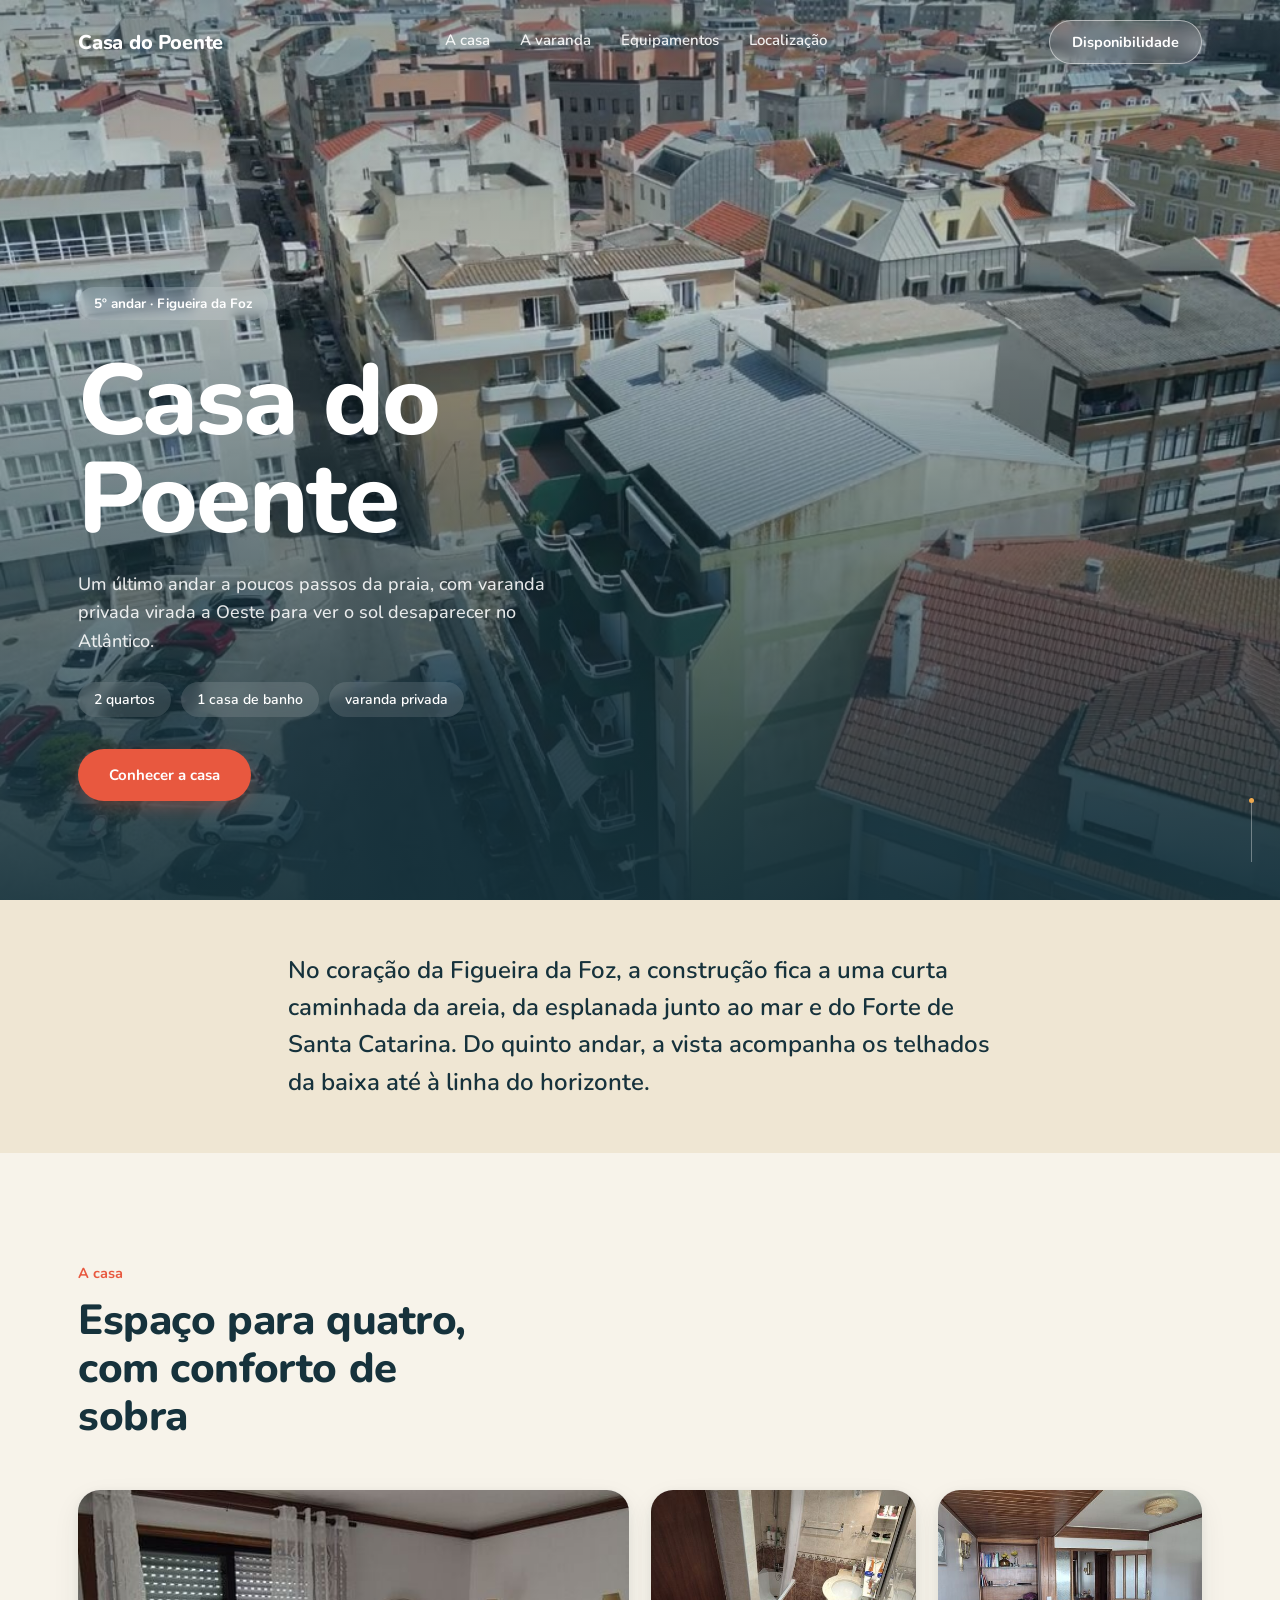
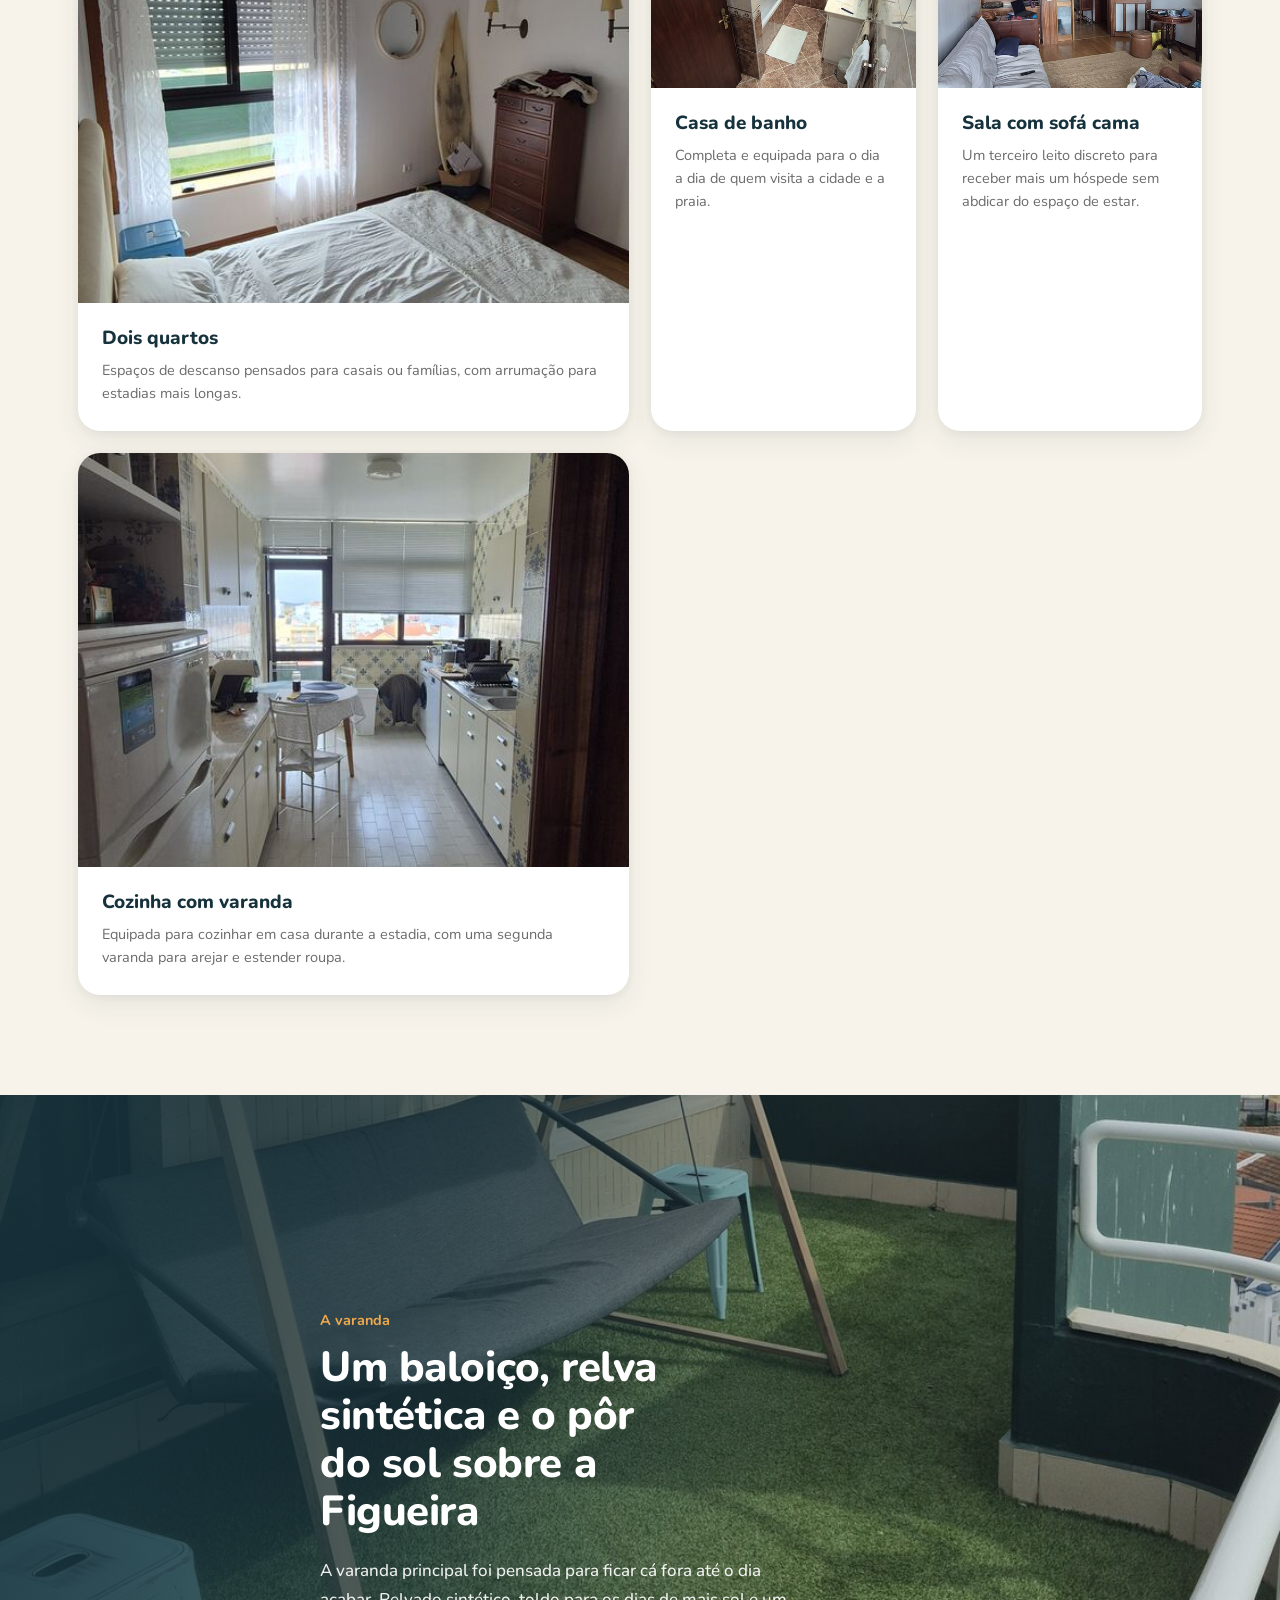
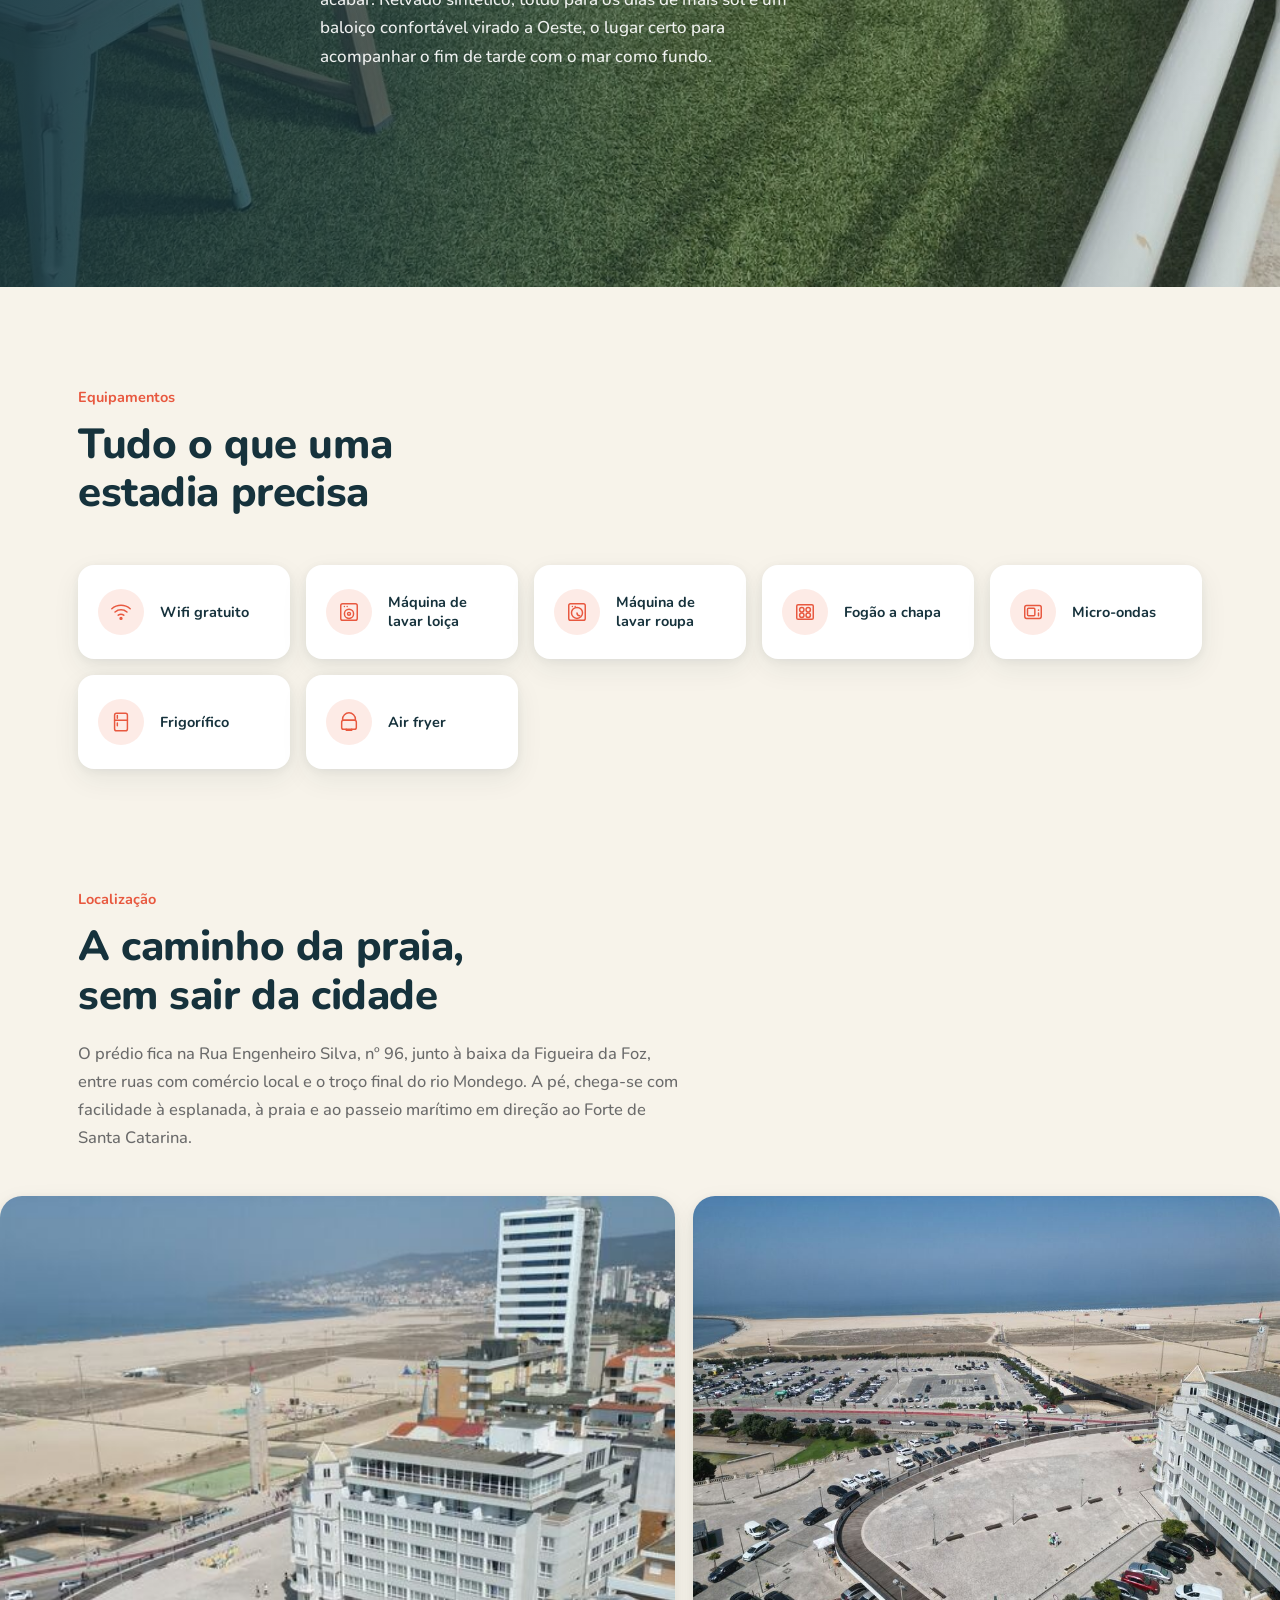
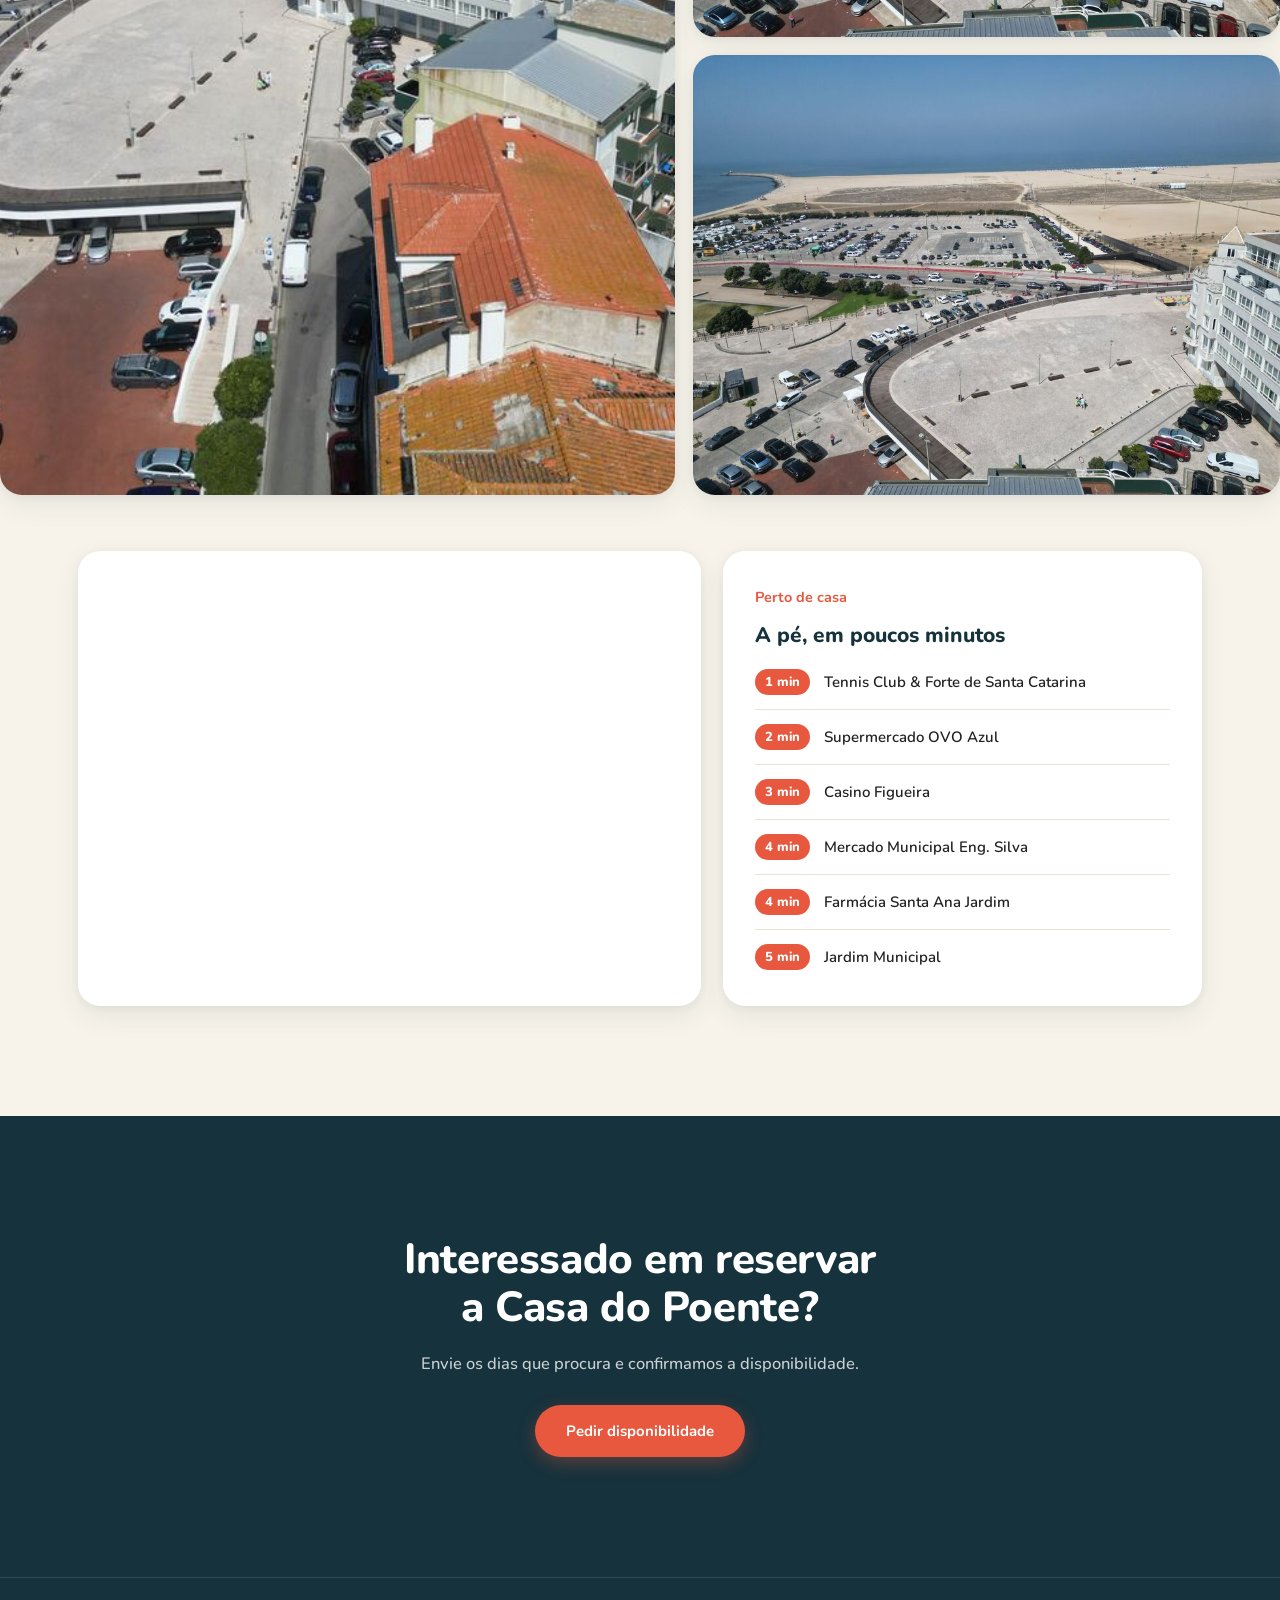
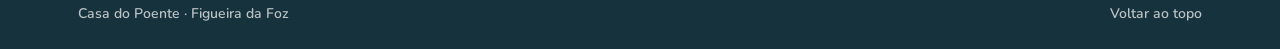
<file: index.html>
<!DOCTYPE html>
<html lang="pt-PT">
<head>
<meta charset="UTF-8">
<meta name="viewport" content="width=device-width, initial-scale=1.0">
<title>Casa do Poente · Alojamento local na Figueira da Foz</title>
<meta name="description" content="Apartamento no 5º andar, a poucos passos da praia da Figueira da Foz. Dois quartos, varanda com relvado sintético, toldo e baloiço com vista para o pôr do sol.">

<link rel="preconnect" href="https://fonts.googleapis.com">
<link rel="preconnect" href="https://fonts.gstatic.com" crossorigin>
<link href="https://fonts.googleapis.com/css2?family=Nunito:wght@400;500;600;700;800;900&display=swap" rel="stylesheet">

<link rel="stylesheet" href="style.css">
</head>
<body>

<header class="site-header" id="topo">
  <div class="wrap header-row">
    <span class="wordmark">Casa do Poente</span>
    <nav class="site-nav">
      <a href="#casa">A casa</a>
      <a href="#varanda">A varanda</a>
      <a href="#equipamentos">Equipamentos</a>
      <a href="#localizacao">Localização</a>
    </nav>
    <a class="btn btn-ghost header-cta" href="#contacto">Disponibilidade</a>
  </div>
</header>

<main>

  <section class="hero">
    <video class="hero-media" autoplay muted loop playsinline poster="images/apartamento-figueira-da-foz-video-poster.jpg">
      <source src="video/predio-figueira-da-foz.mp4" type="video/mp4">
    </video>
    <div class="hero-veil"></div>
    <div class="wrap hero-content">
      <p class="eyebrow">5º andar &middot; Figueira da Foz</p>
      <h1 class="hero-title">Casa do<br>Poente</h1>
      <p class="hero-sub">Um último andar a poucos passos da praia, com varanda privada virada a Oeste para ver o sol desaparecer no Atlântico.</p>
      <div class="hero-meta">
        <span>2 quartos</span>
        <span class="dot">&middot;</span>
        <span>1 casa de banho</span>
        <span class="dot">&middot;</span>
        <span>varanda privada</span>
      </div>
      <a href="#casa" class="btn btn-solid">Conhecer a casa</a>
    </div>
    <a href="#casa" class="scroll-hint" aria-label="Descer para conhecer a casa">
      <span></span>
    </a>
  </section>

  <section class="strip">
    <div class="wrap strip-inner">
      <p class="strip-text">No coração da Figueira da Foz, a construção fica a uma curta caminhada da areia, da esplanada junto ao mar e do Forte de Santa Catarina. Do quinto andar, a vista acompanha os telhados da baixa até à linha do horizonte.</p>
    </div>
  </section>

  <section id="casa" class="rooms">
    <div class="wrap">
      <p class="eyebrow eyebrow-dark">A casa</p>
      <h2 class="section-title">Espaço para quatro, com conforto de sobra</h2>

      <div class="room-photo-grid">

        <figure class="room-photo room-photo--wide">
          <img src="images/quarto-figueira-da-foz.jpg" srcset="images/quarto-figueira-da-foz-sm.jpg 900w, images/quarto-figueira-da-foz.jpg 2000w" sizes="(max-width: 700px) 100vw, 50vw" loading="lazy" alt="Quarto com cama de casal, cómoda e vista de rua na Casa do Poente">
          <figcaption><h3>Dois quartos</h3><p>Espaços de descanso pensados para casais ou famílias, com arrumação para estadias mais longas.</p></figcaption>
        </figure>

        <figure class="room-photo">
          <img src="images/casa-banho-figueira-da-foz.jpg" srcset="images/casa-banho-figueira-da-foz-sm.jpg 900w, images/casa-banho-figueira-da-foz.jpg 2000w" sizes="(max-width: 700px) 100vw, 25vw" loading="lazy" alt="Casa de banho completa com banheira, duche e lavatório">
          <figcaption><h3>Casa de banho</h3><p>Completa e equipada para o dia a dia de quem visita a cidade e a praia.</p></figcaption>
        </figure>

        <figure class="room-photo">
          <img src="images/sala-sofa-figueira-da-foz.jpg" srcset="images/sala-sofa-figueira-da-foz-sm.jpg 900w, images/sala-sofa-figueira-da-foz.jpg 2000w" sizes="(max-width: 700px) 100vw, 25vw" loading="lazy" alt="Sala de estar com sofá cama e estante em madeira">
          <figcaption><h3>Sala com sofá cama</h3><p>Um terceiro leito discreto para receber mais um hóspede sem abdicar do espaço de estar.</p></figcaption>
        </figure>

        <figure class="room-photo room-photo--wide">
          <img src="images/cozinha-varanda-figueira-da-foz.jpg" srcset="images/cozinha-varanda-figueira-da-foz-sm.jpg 900w, images/cozinha-varanda-figueira-da-foz.jpg 2000w" sizes="(max-width: 700px) 100vw, 50vw" loading="lazy" alt="Cozinha equipada com mesa de refeições e varanda de serviço na Casa do Poente">
          <figcaption><h3>Cozinha com varanda</h3><p>Equipada para cozinhar em casa durante a estadia, com uma segunda varanda para arejar e estender roupa.</p></figcaption>
        </figure>

      </div>
    </div>
  </section>

  <section id="varanda" class="terrace">
    <img class="terrace-photo" src="images/baloico-varanda-figueira-da-foz.jpg" srcset="images/baloico-varanda-figueira-da-foz-sm.jpg 900w, images/baloico-varanda-figueira-da-foz.jpg 2000w" sizes="100vw" loading="lazy" alt="Baloiço com toldo na varanda de relvado sintético, com vista sobre o rio e o mar da Figueira da Foz">
    <div class="terrace-veil" aria-hidden="true"></div>
    <div class="wrap terrace-content">
      <p class="eyebrow eyebrow-light">A varanda</p>
      <h2 class="section-title section-title--light">Um baloiço, relva sintética e o pôr do sol sobre a Figueira</h2>
      <p class="terrace-copy">A varanda principal foi pensada para ficar cá fora até o dia acabar. Relvado sintético, toldo para os dias de mais sol e um baloiço confortável virado a Oeste, o lugar certo para acompanhar o fim de tarde com o mar como fundo.</p>
    </div>
  </section>

  <section id="equipamentos" class="amenities">
    <div class="wrap">
      <p class="eyebrow eyebrow-dark">Equipamentos</p>
      <h2 class="section-title">Tudo o que uma estadia precisa</h2>

      <ul class="amenity-grid">
        <li>
          <span class="amenity-icon"><svg viewBox="0 0 24 24" fill="none" stroke="currentColor" stroke-width="1.6" stroke-linecap="round" stroke-linejoin="round"><path d="M2 8.5a15 15 0 0 1 20 0M5.5 12a10 10 0 0 1 13 0M9 15.5a5 5 0 0 1 6 0"/><circle cx="12" cy="19" r="1"/></svg></span>
          <span class="amenity-label">Wifi gratuito</span>
        </li>
        <li>
          <span class="amenity-icon"><svg viewBox="0 0 24 24" fill="none" stroke="currentColor" stroke-width="1.6" stroke-linecap="round" stroke-linejoin="round"><rect x="3" y="3" width="18" height="18" rx="2"/><circle cx="12" cy="14" r="5"/><circle cx="12" cy="14" r="1.6"/><path d="M7 6h.01M10 6h.01"/></svg></span>
          <span class="amenity-label">Máquina de lavar loiça</span>
        </li>
        <li>
          <span class="amenity-icon"><svg viewBox="0 0 24 24" fill="none" stroke="currentColor" stroke-width="1.6" stroke-linecap="round" stroke-linejoin="round"><rect x="3" y="3" width="18" height="18" rx="2"/><circle cx="12" cy="13" r="6"/><path d="M12 13a3 3 0 0 0 3 3"/><path d="M7 6h.01M10 6h.01"/></svg></span>
          <span class="amenity-label">Máquina de lavar roupa</span>
        </li>
        <li>
          <span class="amenity-icon"><svg viewBox="0 0 24 24" fill="none" stroke="currentColor" stroke-width="1.6" stroke-linecap="round" stroke-linejoin="round"><rect x="3" y="4" width="18" height="16" rx="1.5"/><circle cx="8.5" cy="9.5" r="2.4"/><circle cx="15.5" cy="9.5" r="2.4"/><circle cx="8.5" cy="15.5" r="2.4"/><circle cx="15.5" cy="15.5" r="2.4"/></svg></span>
          <span class="amenity-label">Fogão a chapa</span>
        </li>
        <li>
          <span class="amenity-icon"><svg viewBox="0 0 24 24" fill="none" stroke="currentColor" stroke-width="1.6" stroke-linecap="round" stroke-linejoin="round"><rect x="3" y="5" width="18" height="14" rx="2"/><rect x="6" y="8" width="8" height="8" rx="1"/><circle cx="18" cy="10" r="0.9" fill="currentColor" stroke="none"/><path d="M18 13v3"/></svg></span>
          <span class="amenity-label">Micro-ondas</span>
        </li>
        <li>
          <span class="amenity-icon"><svg viewBox="0 0 24 24" fill="none" stroke="currentColor" stroke-width="1.6" stroke-linecap="round" stroke-linejoin="round"><rect x="5" y="2.5" width="14" height="19" rx="2"/><line x1="5" y1="10" x2="19" y2="10"/><path d="M8 5v3M8 13v3"/></svg></span>
          <span class="amenity-label">Frigorífico</span>
        </li>
        <li>
          <span class="amenity-icon"><svg viewBox="0 0 24 24" fill="none" stroke="currentColor" stroke-width="1.6" stroke-linecap="round" stroke-linejoin="round"><path d="M5 9a7 7 0 0 1 14 0v1H5Z"/><rect x="4" y="10" width="16" height="10" rx="2"/><path d="M9 20v1h6v-1"/></svg></span>
          <span class="amenity-label">Air fryer</span>
        </li>
      </ul>
    </div>
  </section>

  <section id="localizacao" class="location">
    <div class="wrap">
      <p class="eyebrow eyebrow-dark">Localização</p>
      <h2 class="section-title">A caminho da praia, sem sair da cidade</h2>
      <p class="location-copy">O prédio fica na Rua Engenheiro Silva, nº 96, junto à baixa da Figueira da Foz, entre ruas com comércio local e o troço final do rio Mondego. A pé, chega-se com facilidade à esplanada, à praia e ao passeio marítimo em direção ao Forte de Santa Catarina.</p>
    </div>
    <div class="location-gallery">
      <figure class="loc-figure loc-figure--tall">
        <img src="images/apartamento-figueira-da-foz-esplanada-praia.jpg" srcset="images/apartamento-figueira-da-foz-esplanada-praia-sm.jpg 900w, images/apartamento-figueira-da-foz-esplanada-praia.jpg 2400w" sizes="(max-width: 700px) 100vw, 50vw" loading="lazy" alt="Vista aérea da esplanada e do edifício do relógio junto à praia da Figueira da Foz">
      </figure>
      <figure class="loc-figure">
        <img src="images/apartamento-figueira-da-foz-praia-marina.jpg" srcset="images/apartamento-figueira-da-foz-praia-marina-sm.jpg 900w, images/apartamento-figueira-da-foz-praia-marina.jpg 2400w" sizes="(max-width: 700px) 100vw, 50vw" loading="lazy" alt="Vista aérea da praia da Figueira da Foz e do canal junto à marina">
      </figure>
      <figure class="loc-figure">
        <img src="images/apartamento-figueira-da-foz-vista-aerea-praia.jpg" srcset="images/apartamento-figueira-da-foz-vista-aerea-praia-sm.jpg 900w, images/apartamento-figueira-da-foz-vista-aerea-praia.jpg 2400w" sizes="(max-width: 700px) 100vw, 50vw" loading="lazy" alt="Vista aérea do areal e do passeio marítimo da Figueira da Foz">
      </figure>
    </div>

    <div class="wrap map-block">
      <div class="map-frame">
        <iframe
          src="https://www.google.com/maps?q=Rua+Engenheiro+Silva+96,+Figueira+da+Foz&output=embed"
          width="100%" height="100%" style="border:0;" loading="lazy"
          referrerpolicy="no-referrer-when-downgrade"
          title="Mapa da Rua Engenheiro Silva 96, Figueira da Foz"></iframe>
      </div>

      <div class="nearby">
        <p class="eyebrow eyebrow-dark">Perto de casa</p>
        <h3 class="nearby-title">A pé, em poucos minutos</h3>
        <ul class="nearby-list">
          <li><span class="nearby-time">1 min</span><span class="nearby-name">Tennis Club &amp; Forte de Santa Catarina</span></li>
          <li><span class="nearby-time">2 min</span><span class="nearby-name">Supermercado OVO Azul</span></li>
          <li><span class="nearby-time">3 min</span><span class="nearby-name">Casino Figueira</span></li>
          <li><span class="nearby-time">4 min</span><span class="nearby-name">Mercado Municipal Eng. Silva</span></li>
          <li><span class="nearby-time">4 min</span><span class="nearby-name">Farmácia Santa Ana Jardim</span></li>
          <li><span class="nearby-time">5 min</span><span class="nearby-name">Jardim Municipal</span></li>
        </ul>
      </div>
    </div>
  </section>

  <section id="contacto" class="cta">
    <div class="wrap cta-inner">
      <h2 class="section-title section-title--light">Interessado em reservar a Casa do Poente?</h2>
      <p class="cta-copy">Envie os dias que procura e confirmamos a disponibilidade.</p>
      <a href="mailto:reservas@casadopoente.pt" class="btn btn-solid">Pedir disponibilidade</a>
    </div>
  </section>

</main>

<footer class="site-footer">
  <div class="wrap footer-row">
    <span>Casa do Poente &middot; Figueira da Foz</span>
    <a href="#topo">Voltar ao topo</a>
  </div>
</footer>

<script src="script.js"></script>
</body>
</html>
</file>
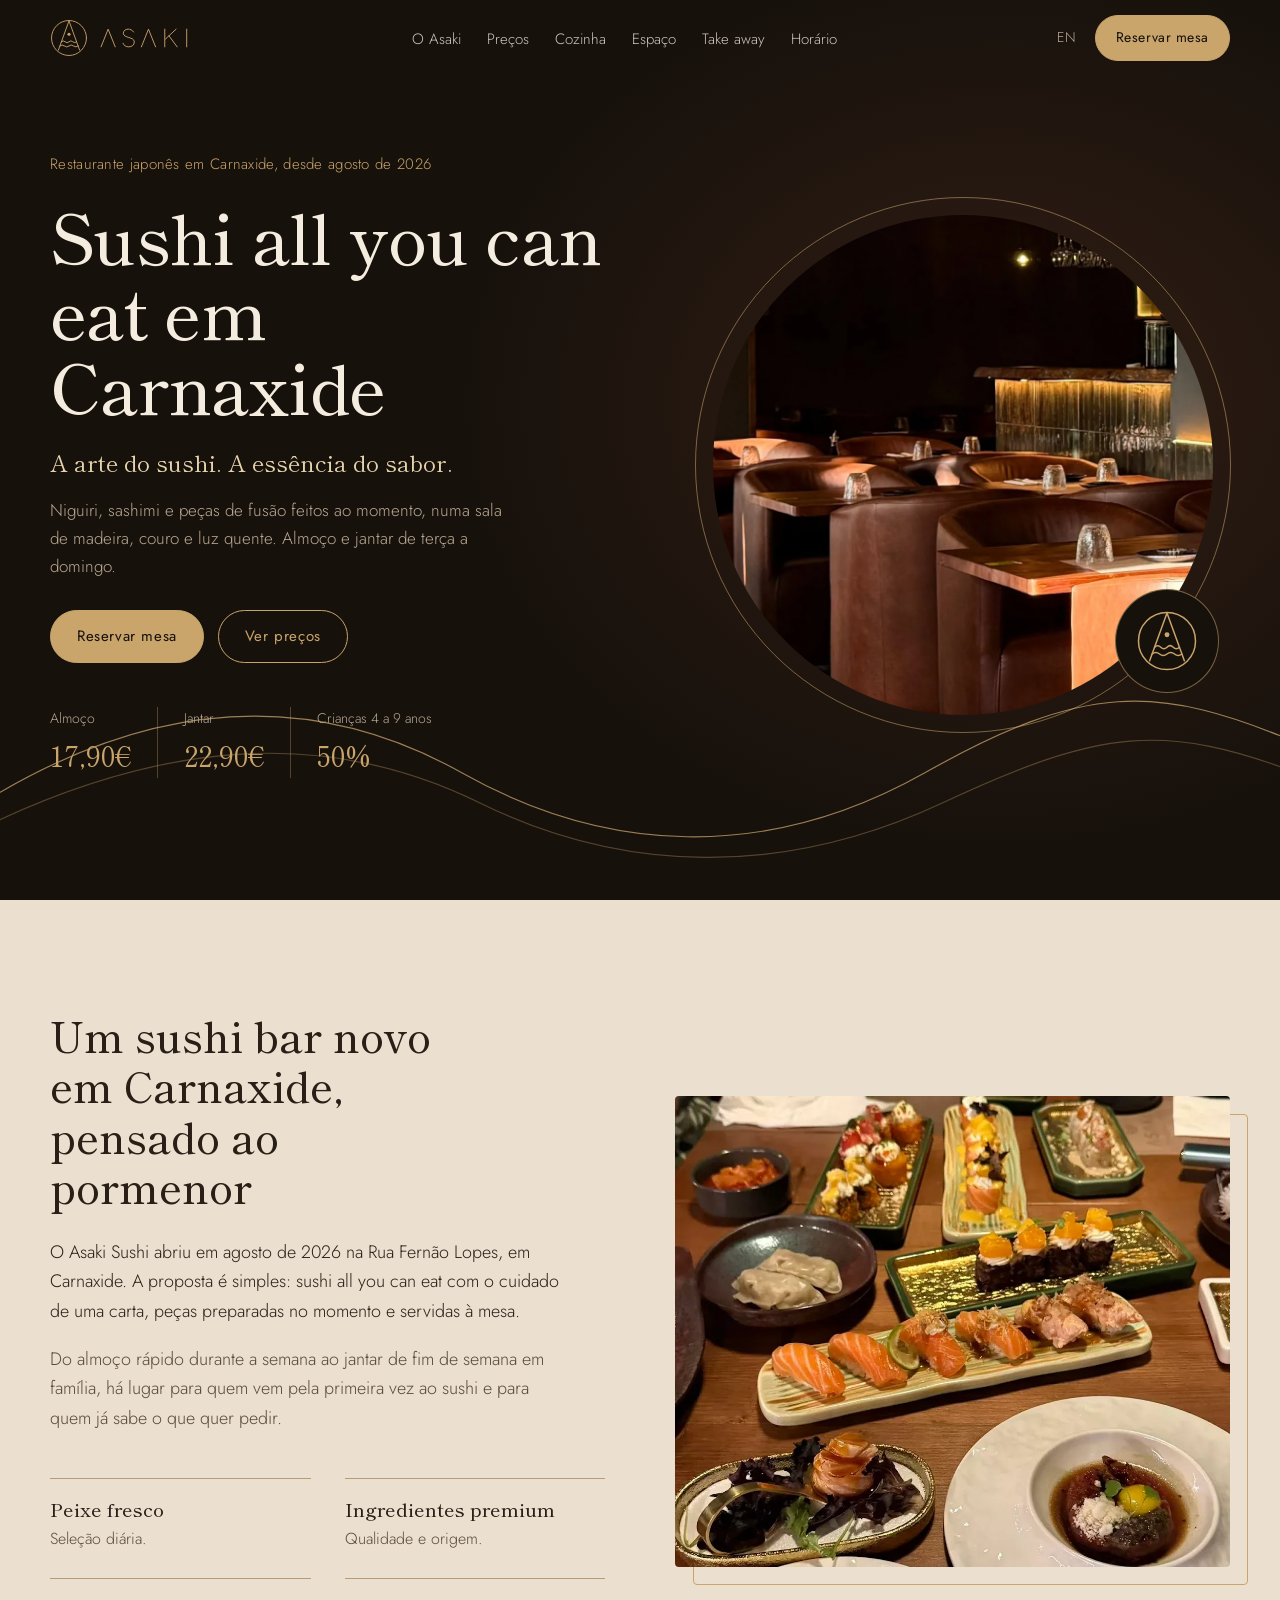
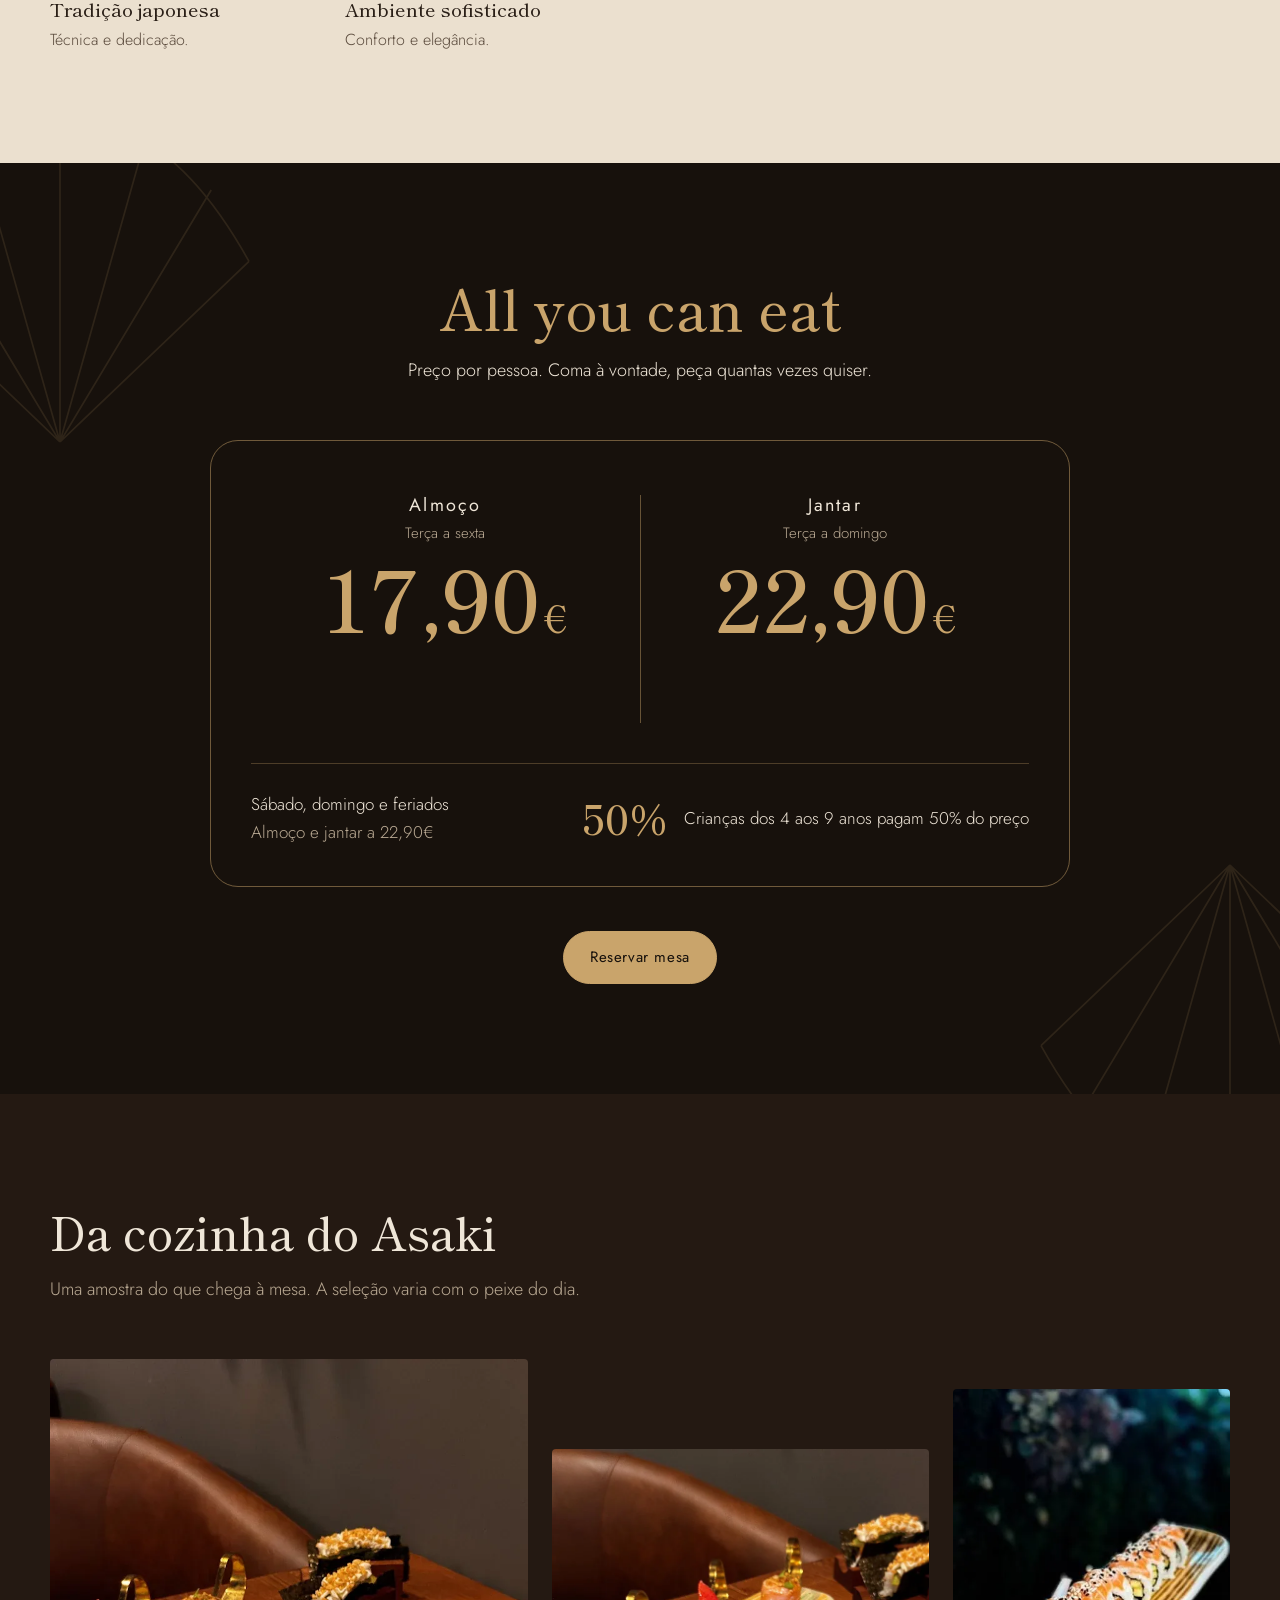
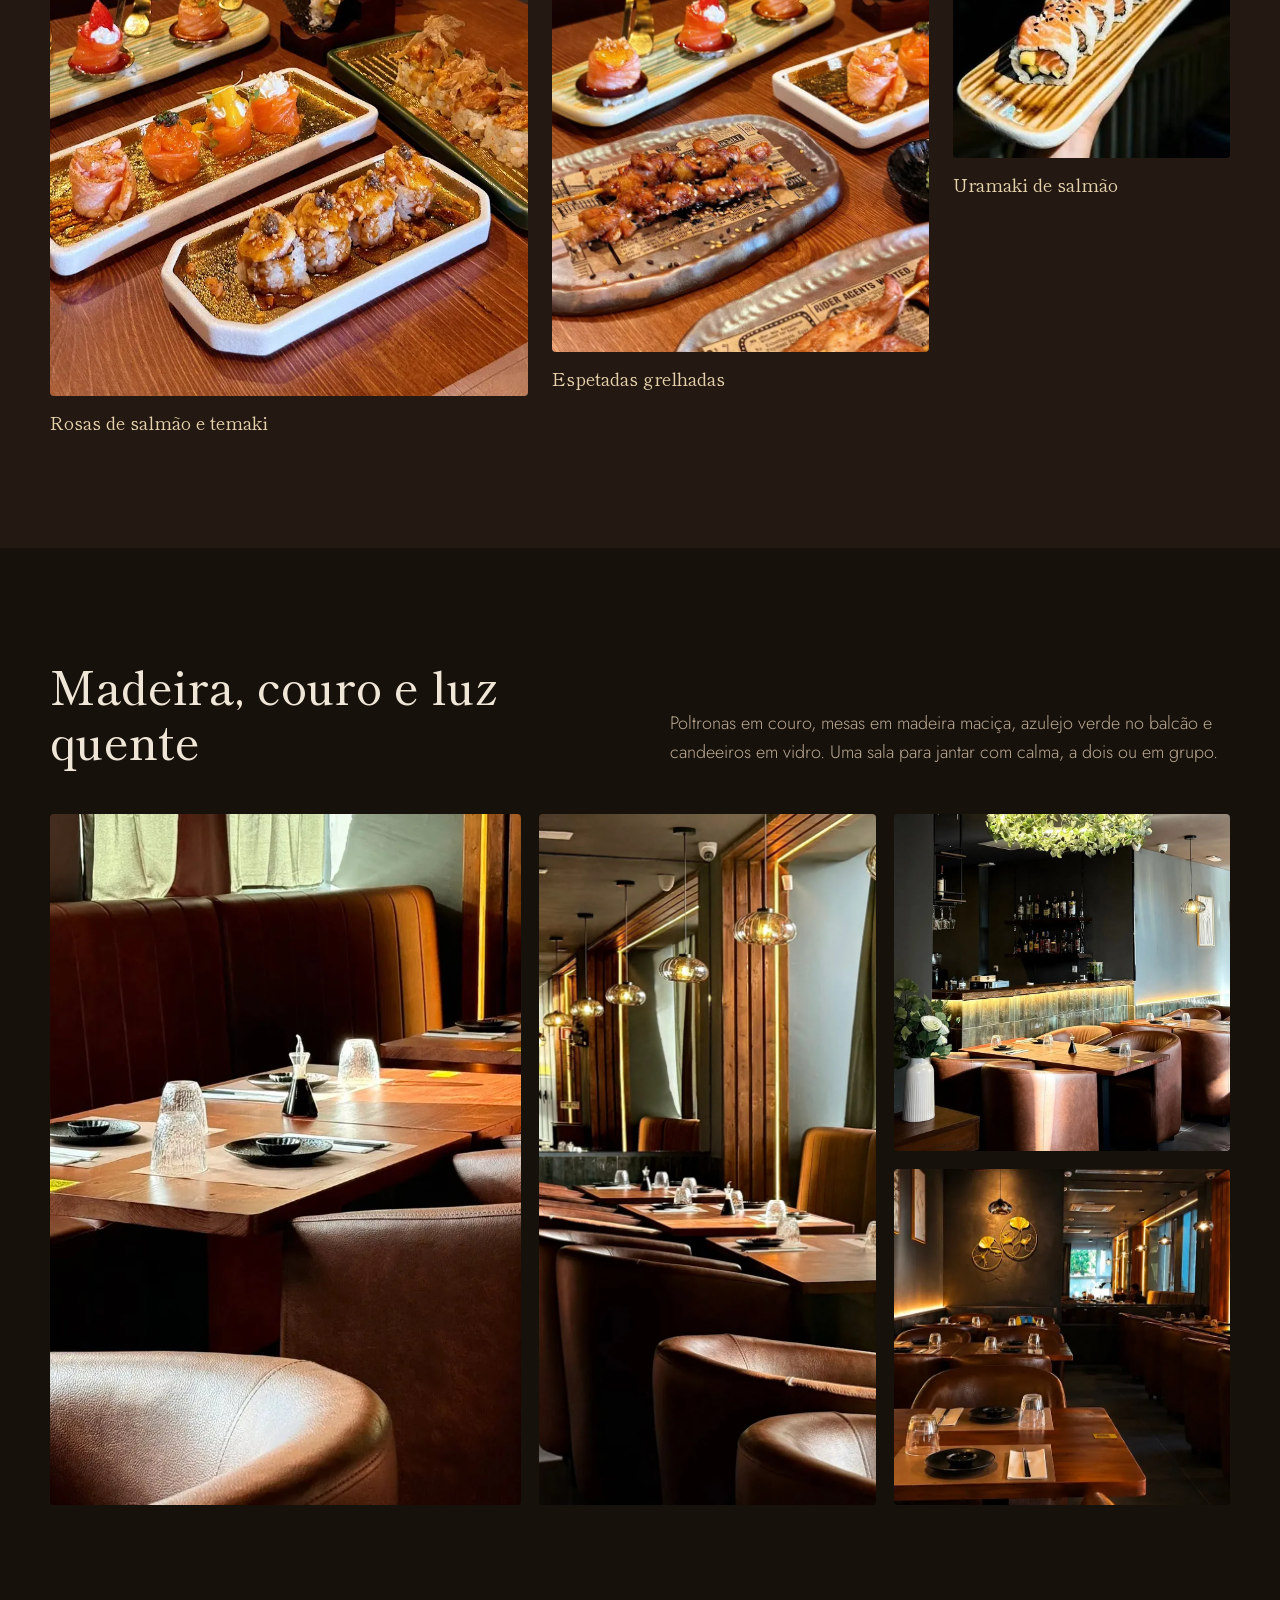
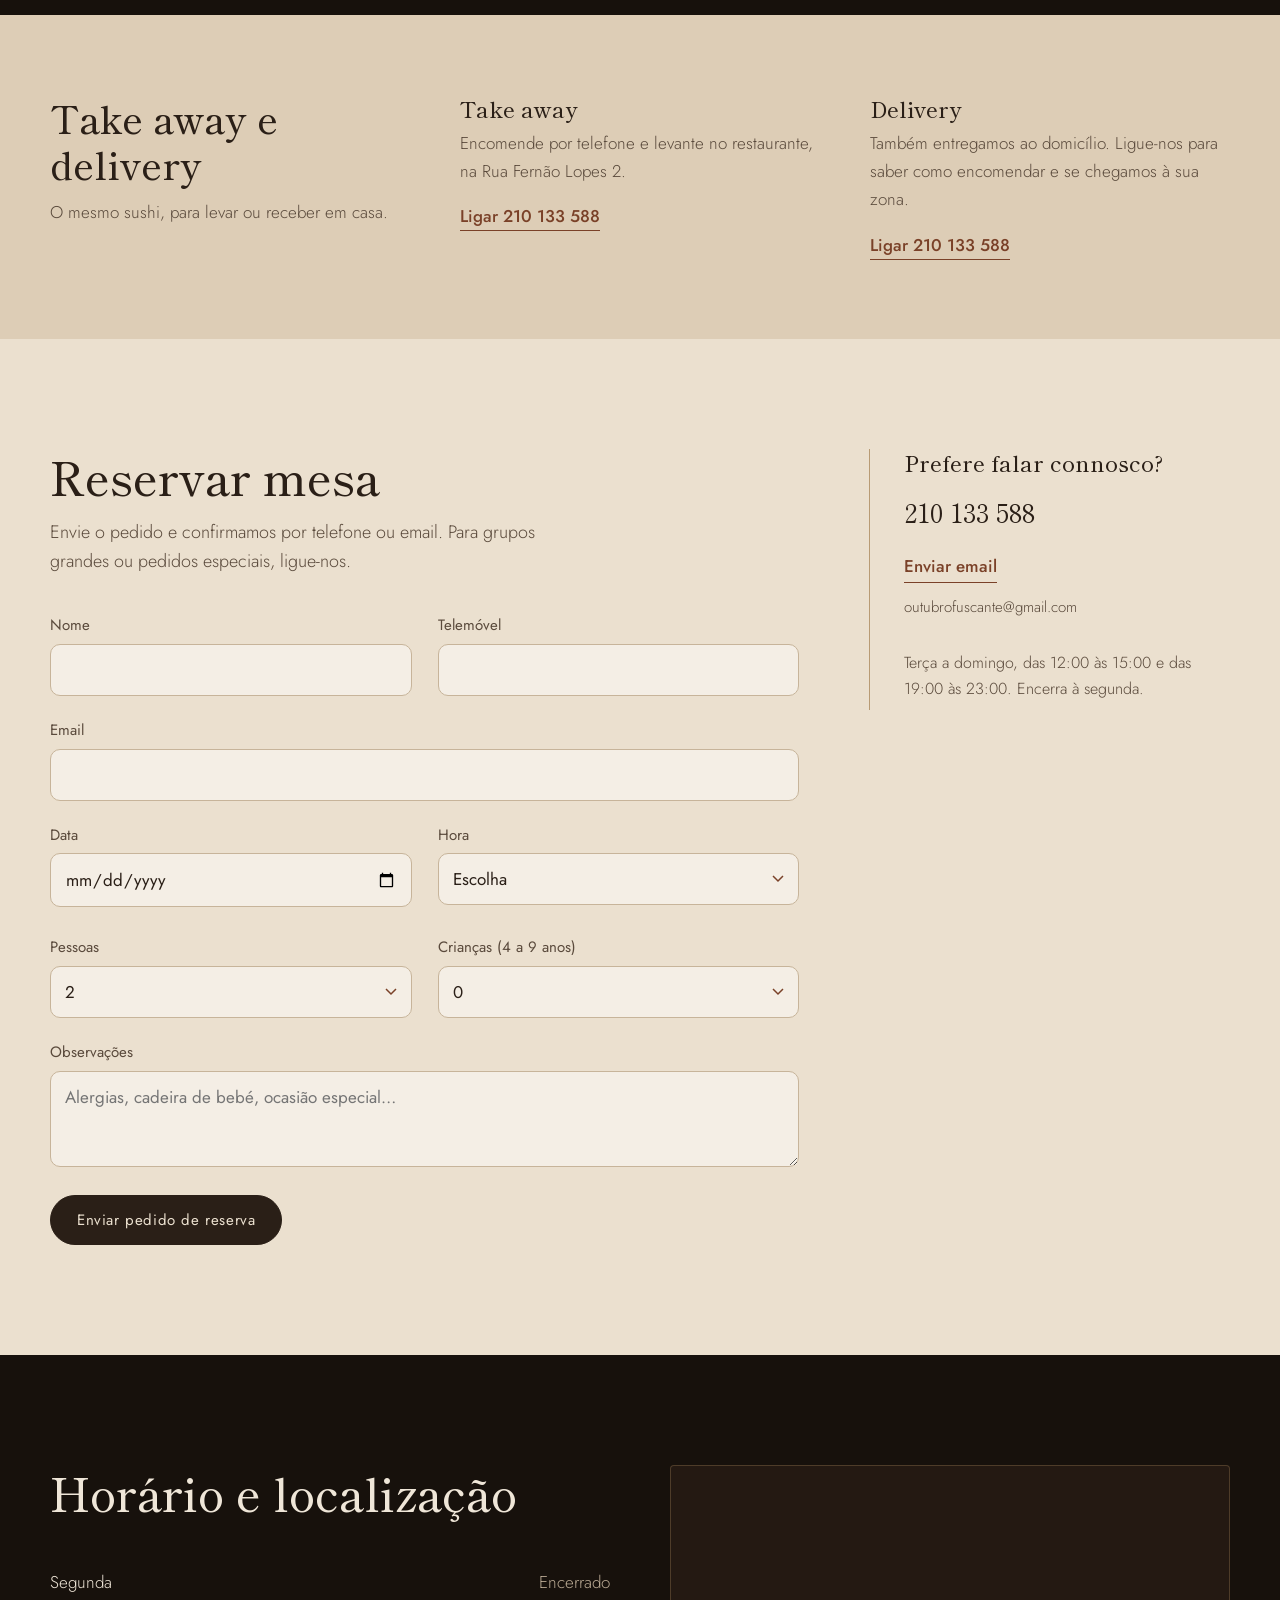
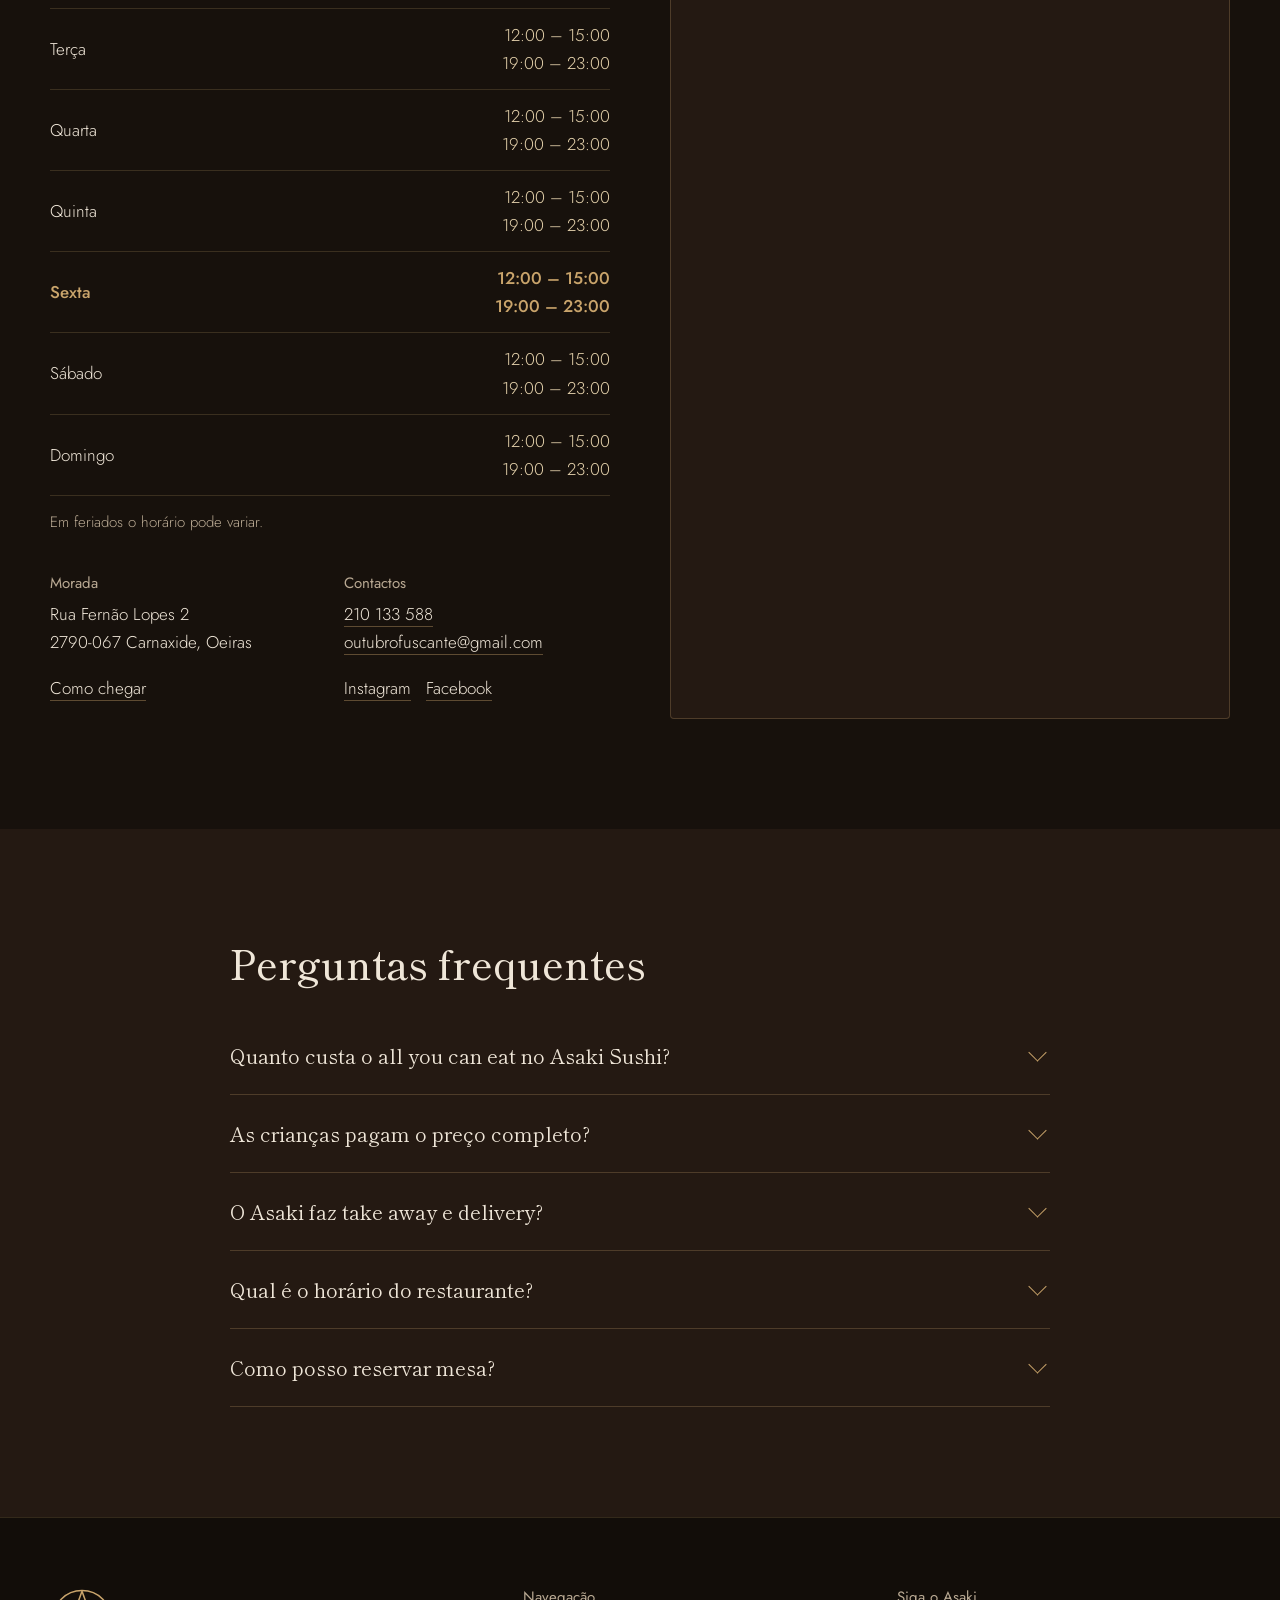
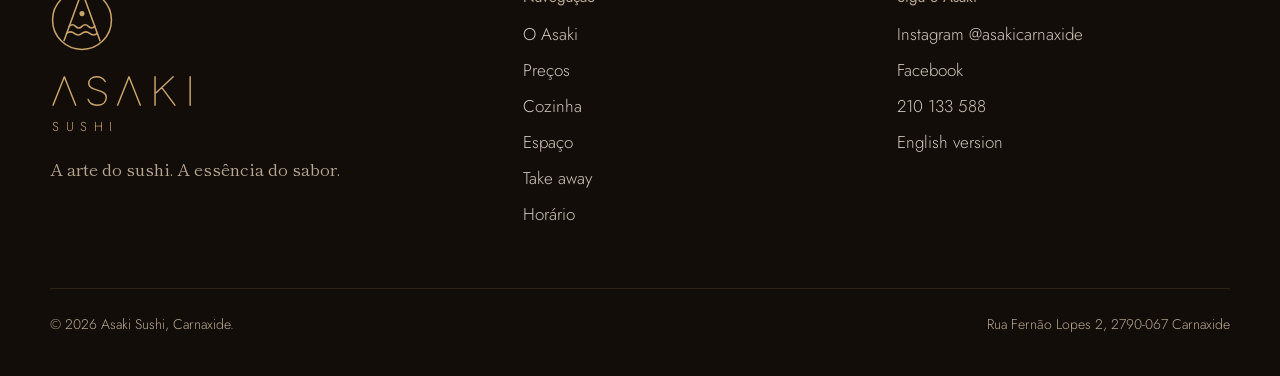
<file: asaki-sushi/index.html>
<!DOCTYPE html>
<html lang="pt-PT">
<head>
<meta charset="UTF-8">
<meta name="viewport" content="width=device-width, initial-scale=1.0">
<title>Asaki Sushi Carnaxide | Sushi All You Can Eat em Oeiras</title>
<meta name="description" content="Restaurante de sushi all you can eat em Carnaxide, Oeiras. Almoço 17,90€, jantar 22,90€. Take away e delivery. Reserve mesa online ou pelo 210 133 588.">
<link rel="canonical" href="https://jfdacunha.github.io/paginas-web/asaki-sushi/">
<link rel="alternate" hreflang="pt-PT" href="https://jfdacunha.github.io/paginas-web/asaki-sushi/">
<link rel="alternate" hreflang="en" href="https://jfdacunha.github.io/paginas-web/asaki-sushi/en/">
<link rel="alternate" hreflang="x-default" href="https://jfdacunha.github.io/paginas-web/asaki-sushi/">
<meta name="theme-color" content="#17110c">
<meta property="og:type" content="restaurant">
<meta property="og:site_name" content="Asaki Sushi">
<meta property="og:locale" content="pt_PT">
<meta property="og:title" content="Asaki Sushi Carnaxide | Sushi All You Can Eat em Oeiras">
<meta property="og:description" content="Restaurante de sushi all you can eat em Carnaxide, Oeiras. Almoço 17,90€, jantar 22,90€. Take away e delivery. Reserve mesa online ou pelo 210 133 588.">
<meta property="og:url" content="https://jfdacunha.github.io/paginas-web/asaki-sushi/">
<meta property="og:image" content="https://jfdacunha.github.io/paginas-web/asaki-sushi/images/asaki-sushi-og.jpg">
<meta property="og:image:width" content="1200">
<meta property="og:image:height" content="630">
<meta name="twitter:card" content="summary_large_image">
<link rel="icon" href="images/favicon.svg" type="image/svg+xml">
<link rel="preload" as="image" href="images/sala-jantar-asaki-sushi-carnaxide.webp">
<link rel="preconnect" href="https://fonts.googleapis.com">
<link rel="preconnect" href="https://fonts.gstatic.com" crossorigin>
<link href="https://fonts.googleapis.com/css2?family=Shippori+Mincho:wght@400;500;600&family=Jost:wght@300;400;500&display=swap" rel="stylesheet">
<script type="application/ld+json">{"@context": "https://schema.org", "@graph": [{"@type": "Restaurant", "@id": "https://jfdacunha.github.io/paginas-web/asaki-sushi/#restaurant", "name": "Asaki Sushi", "description": "Restaurante de sushi all you can eat em Carnaxide, Oeiras. Almoço 17,90€, jantar 22,90€. Take away e delivery. Reserve mesa online ou pelo 210 133 588.", "url": "https://jfdacunha.github.io/paginas-web/asaki-sushi/", "image": ["https://jfdacunha.github.io/paginas-web/asaki-sushi/images/asaki-sushi-og.jpg", "https://jfdacunha.github.io/paginas-web/asaki-sushi/images/sala-jantar-asaki-sushi-carnaxide.webp"], "logo": "https://jfdacunha.github.io/paginas-web/asaki-sushi/images/asaki-sushi-logotipo.webp", "telephone": "+351210133588", "email": "outubrofuscante@gmail.com", "servesCuisine": ["Japonesa", "Sushi"], "priceRange": "€€", "acceptsReservations": "True", "hasMenu": "https://jfdacunha.github.io/paginas-web/asaki-sushi/#all-you-can-eat", "address": {"@type": "PostalAddress", "streetAddress": "Rua Fernão Lopes 2", "postalCode": "2790-067", "addressLocality": "Carnaxide", "addressRegion": "Lisboa", "addressCountry": "PT"}, "areaServed": ["Carnaxide", "Oeiras", "Linda-a-Velha", "Queijas", "Algés"], "openingHoursSpecification": [{"@type": "OpeningHoursSpecification", "dayOfWeek": ["Tuesday", "Wednesday", "Thursday", "Friday", "Saturday", "Sunday"], "opens": "12:00", "closes": "15:00"}, {"@type": "OpeningHoursSpecification", "dayOfWeek": ["Tuesday", "Wednesday", "Thursday", "Friday", "Saturday", "Sunday"], "opens": "19:00", "closes": "23:00"}], "sameAs": ["https://www.instagram.com/asakicarnaxide/", "https://www.facebook.com/p/Asaki-61593674754068/"], "foundingDate": "2026-08"}, {"@type": "FAQPage", "mainEntity": [{"@type": "Question", "name": "Quanto custa o all you can eat no Asaki Sushi?", "acceptedAnswer": {"@type": "Answer", "text": "O almoço de terça a sexta custa 17,90€ por pessoa. O jantar, os fins de semana e os feriados custam 22,90€ por pessoa."}}, {"@type": "Question", "name": "As crianças pagam o preço completo?", "acceptedAnswer": {"@type": "Answer", "text": "Não. Crianças dos 4 aos 9 anos pagam 50% do preço."}}, {"@type": "Question", "name": "O Asaki faz take away e delivery?", "acceptedAnswer": {"@type": "Answer", "text": "Sim. Encomende pelo 210 133 588 para levantar no restaurante ou para receber em casa."}}, {"@type": "Question", "name": "Qual é o horário do restaurante?", "acceptedAnswer": {"@type": "Answer", "text": "Abre de terça a domingo, das 12:00 às 15:00 e das 19:00 às 23:00. Encerra à segunda-feira."}}, {"@type": "Question", "name": "Como posso reservar mesa?", "acceptedAnswer": {"@type": "Answer", "text": "Pelo formulário desta página, pelo telefone 210 133 588 ou por email para outubrofuscante@gmail.com."}}]}]}</script>
<style>
:root{
  --sumi:#17110c;
  --walnut:#241912;
  --leather:#7a4128;
  --gold:#c9a46b;
  --gold-pale:#e6d3ad;
  --washi:#ebe0cf;
  --washi-deep:#ddcdb6;
  --ink:#2a1f17;
  --ink-soft:#5a4a3c;
  --tile:#5d6b55;
  --cream-text:#efe6d8;
  --muted:#b9a993;
  --max:1180px;
  --serif:'Shippori Mincho', 'Hiragino Mincho ProN', Georgia, serif;
  --sans:'Jost', 'Helvetica Neue', Arial, sans-serif;
}
*{box-sizing:border-box}
html{scroll-behavior:smooth;-webkit-text-size-adjust:100%}
body{margin:0;background:var(--sumi);color:var(--cream-text);font-family:var(--sans);font-weight:300;font-size:17px;line-height:1.65;-webkit-font-smoothing:antialiased;overflow-x:hidden}
img{max-width:100%;height:auto;display:block}
a{color:inherit}
h1,h2,h3{font-family:var(--serif);font-weight:500;line-height:1.2;margin:0}
p{margin:0 0 1em}
.wrap{width:min(var(--max),100% - 40px);margin-inline:auto}
:focus-visible{outline:2px solid var(--gold);outline-offset:3px}
.skip{position:absolute;left:-999px;top:8px;background:var(--gold);color:var(--sumi);padding:8px 14px;z-index:100;text-decoration:none}
.skip:focus{left:8px}
.sr{position:absolute;width:1px;height:1px;overflow:hidden;clip:rect(0 0 0 0);white-space:nowrap}

/* logo */
.sym{fill:none;stroke:currentColor;stroke-width:2.4;stroke-linecap:round;stroke-linejoin:round}
.sym .dot{fill:currentColor;stroke:none}
.word{fill:none;stroke:currentColor;stroke-width:2.6;stroke-linecap:round;stroke-linejoin:round}
.lockup{display:inline-flex;align-items:center;gap:12px;text-decoration:none;color:var(--gold)}
.lockup .sym{width:38px;height:38px}
.lockup .word{width:92px;height:22px}

/* header */
.top{position:fixed;inset:0 0 auto 0;z-index:50;transition:background .3s, border-color .3s;border-bottom:1px solid transparent}
.top.solid{background:rgba(23,17,12,.94);backdrop-filter:blur(8px);border-color:rgba(201,164,107,.18)}
.top .wrap{display:flex;align-items:center;justify-content:space-between;height:76px;gap:20px}
.nav ul{list-style:none;margin:0;padding:0;display:flex;gap:26px}
.nav a{text-decoration:none;font-size:15px;color:var(--cream-text);opacity:.85;padding:6px 0;border-bottom:1px solid transparent}
.nav a:hover{opacity:1;border-color:var(--gold)}
.top-actions{display:flex;align-items:center;gap:18px}
.lang{font-size:14px;text-decoration:none;color:var(--muted);letter-spacing:.06em}
.lang:hover{color:var(--gold)}
.btn{display:inline-flex;align-items:center;justify-content:center;gap:10px;font-family:var(--sans);font-weight:400;font-size:15px;letter-spacing:.04em;text-decoration:none;padding:13px 26px;border-radius:999px;border:1px solid var(--gold);cursor:pointer;transition:background .2s,color .2s}
.btn-gold{background:var(--gold);color:var(--sumi)}
.btn-gold:hover{background:var(--gold-pale);border-color:var(--gold-pale)}
.btn-line{background:transparent;color:var(--gold)}
.btn-line:hover{background:rgba(201,164,107,.12)}
.btn-ink{background:var(--ink);border-color:var(--ink);color:var(--washi)}
.btn-ink:hover{background:var(--leather);border-color:var(--leather)}
.top .btn{padding:10px 20px;font-size:14px}
.burger{display:none;background:none;border:1px solid rgba(201,164,107,.5);color:var(--gold);border-radius:999px;padding:8px 16px;font:400 14px var(--sans);cursor:pointer}

/* hero */
.hero{position:relative;min-height:100svh;display:flex;align-items:center;padding:120px 0 90px;overflow:hidden;
  background:radial-gradient(ellipse 60% 70% at 78% 45%, rgba(122,65,40,.28), transparent 70%), var(--sumi)}
.hero .wrap{display:grid;grid-template-columns:1.05fr .95fr;gap:56px;align-items:center;position:relative;z-index:2}
.hero-text{max-width:560px}
.hero .kicker{color:var(--gold);font-size:15px;letter-spacing:.02em;margin-bottom:22px}
.hero h1{font-size:clamp(40px,5.4vw,70px);line-height:1.08;font-weight:500;color:#f4ecdf;letter-spacing:-.01em}
.hero .tag{font-family:var(--serif);font-size:clamp(19px,1.8vw,23px);color:var(--gold-pale);margin:22px 0 14px}
.hero .lead{color:var(--muted);max-width:46ch;font-size:17px}
.hero .ctas{display:flex;flex-wrap:wrap;gap:14px;margin-top:30px}
.facts{display:flex;flex-wrap:wrap;gap:0;margin:44px 0 0;padding:0}
.facts div{padding:0 26px;border-left:1px solid rgba(201,164,107,.35)}
.facts div:first-child{padding-left:0;border-left:0}
.facts dt{font-size:14px;color:var(--muted)}
.facts dd{margin:2px 0 0;font-family:var(--serif);font-size:28px;color:var(--gold)}

/* marumado: the round window */
.window{position:relative;justify-self:center;width:min(500px,100%);aspect-ratio:1}
.window::before{content:"";position:absolute;inset:-18px;border:1px solid rgba(201,164,107,.55);border-radius:50%}
.window img{width:100%;height:100%;object-fit:cover;object-position:50% 62%;border-radius:50%}
.window .seal{position:absolute;right:-6px;bottom:22px;width:104px;height:104px;border-radius:50%;background:var(--sumi);display:grid;place-items:center;color:var(--gold);border:1px solid rgba(201,164,107,.55)}
.window .seal .sym{width:62px;height:62px}

.wave{position:absolute;left:0;right:0;bottom:3%;width:100%;height:220px;z-index:1;pointer-events:none}
.wave path{fill:none;stroke:var(--gold);stroke-width:1.2;opacity:.75;stroke-dasharray:2600;stroke-dashoffset:2600;animation:draw 3.2s .3s cubic-bezier(.6,.05,.25,1) forwards}
.wave path+path{opacity:.35;animation-delay:.7s}
@keyframes draw{to{stroke-dashoffset:0}}
@media (prefers-reduced-motion:reduce){.wave path{animation:none;stroke-dashoffset:0}html{scroll-behavior:auto}}

/* sections */
section{padding:110px 0}
.light{background:var(--washi);color:var(--ink)}
.light .soft{color:var(--ink-soft)}
.walnut{background:var(--walnut)}
.sec-head{max-width:640px;margin-bottom:54px}
.sec-head h2{font-size:clamp(32px,3.6vw,46px)}
.sec-head p{margin-top:16px;font-size:18px}
.dark .sec-head p,.walnut .sec-head p{color:var(--muted)}

/* concept */
.concept{display:grid;grid-template-columns:1fr 1fr;gap:70px;align-items:center}
.concept h2{font-size:clamp(30px,3.3vw,42px);margin-bottom:26px;max-width:18ch}
.concept p{font-size:18px;max-width:52ch}
.concept figure{margin:0;position:relative}
.concept figure img{border-radius:4px;aspect-ratio:4/3.4;object-fit:cover;width:100%}
.concept figure::after{content:"";position:absolute;inset:18px -18px -18px 18px;border:1px solid var(--gold);border-radius:4px;z-index:-1}
.concept figure{z-index:0}
.pillars{list-style:none;padding:0;margin:44px 0 0;display:grid;grid-template-columns:1fr 1fr;gap:26px 34px}
.pillars li{border-top:1px solid #b89b74;padding-top:14px}
.pillars strong{display:block;font-family:var(--serif);font-weight:500;font-size:19px;color:var(--ink)}
.pillars span{color:var(--ink-soft);font-size:16px}

/* prices */
.prices{background:var(--sumi);position:relative;overflow:hidden}
.prices .sec-head{text-align:center;margin-inline:auto}
.prices .sec-head h2{color:var(--gold);font-size:clamp(36px,4.4vw,56px)}
.board{max-width:860px;margin:0 auto;border:1px solid rgba(201,164,107,.5);border-radius:28px;padding:54px 40px 40px;position:relative}
.board-row{display:grid;grid-template-columns:1fr 1px 1fr;align-items:center;text-align:center}
.board-row .rule{background:rgba(201,164,107,.45);height:100%;min-height:150px}
.meal h3{font-family:var(--sans);font-weight:400;font-size:18px;letter-spacing:.12em;color:var(--cream-text)}
.meal .when{color:var(--muted);font-size:15px;margin:4px 0 10px}
.meal .price{font-family:var(--serif);font-weight:600;font-size:clamp(54px,7vw,84px);line-height:1;color:var(--gold)}
.meal .price small{font-size:.45em;margin-left:4px;font-weight:500}
.board-foot{margin-top:40px;padding-top:26px;border-top:1px solid rgba(201,164,107,.3);display:flex;justify-content:space-between;gap:24px;flex-wrap:wrap;align-items:center}
.board-foot p{margin:0;color:var(--cream-text)}
.board-foot p span{color:var(--muted)}
.kids{display:flex;align-items:center;gap:16px}
.kids b{font-family:var(--serif);font-weight:600;font-size:40px;color:var(--gold);line-height:1}
.prices .cta-row{text-align:center;margin-top:44px}
.fan{position:absolute;width:420px;height:420px;opacity:.13;color:var(--gold);pointer-events:none}
.fan path{fill:none;stroke:currentColor;stroke-width:.8}
.fan-a{left:-150px;top:-120px}
.fan-b{right:-160px;bottom:-170px;transform:rotate(180deg)}

/* kitchen */
.dishes{display:grid;grid-template-columns:repeat(12,1fr);gap:24px;align-items:start}
.dish{margin:0}
.dish img{width:100%;object-fit:cover;border-radius:4px}
.dish figcaption{margin-top:12px;font-family:var(--serif);font-size:18px;color:var(--gold-pale)}
.dish-1{grid-column:1 / span 5}
.dish-1 img{aspect-ratio:3/4}
.dish-2{grid-column:6 / span 4;margin-top:90px}
.dish-2 img{aspect-ratio:3/4;object-position:50% 100%}
.dish-3{grid-column:10 / span 3;margin-top:30px}
.dish-3 img{aspect-ratio:3/4}
.kitchen-wide{margin:60px 0 0}
.kitchen-wide img{width:100%;aspect-ratio:16/7;object-fit:cover;border-radius:4px}

/* space */
.rooms{display:grid;grid-template-columns:1.4fr 1fr 1fr;grid-template-rows:auto auto;gap:18px}
.room{margin:0;overflow:hidden;border-radius:4px}
.room img{width:100%;height:100%;object-fit:cover}
.room-1{grid-column:1;grid-row:1 / span 2}
.room-1 img{aspect-ratio:auto}
.room-2{grid-column:2;grid-row:1 / span 2}
.room-3{grid-column:3;grid-row:1}
.room-4{grid-column:3;grid-row:2}
.room-3 img,.room-4 img{aspect-ratio:1/1}
.space-intro{display:grid;grid-template-columns:1fr 1fr;gap:60px;align-items:end;margin-bottom:46px}
.space-intro h2{font-size:clamp(32px,3.6vw,46px)}
.space-intro p{color:var(--muted);font-size:18px;margin:0}

/* takeaway */
.takeaway{padding:80px 0;background:var(--washi-deep);color:var(--ink)}
.takeaway .wrap{display:grid;grid-template-columns:1fr 1fr 1fr;gap:50px;align-items:start}
.takeaway h2{font-size:clamp(28px,3vw,38px)}
.takeaway .intro p{margin-top:12px;color:var(--ink-soft)}
.tk h3{font-size:22px;margin-bottom:8px}
.tk p{color:var(--ink-soft)}
.link{color:var(--leather);font-weight:500;text-decoration:none;border-bottom:1px solid currentColor;padding-bottom:2px}
.link:hover{color:var(--ink)}

/* booking */
.booking .wrap{display:grid;grid-template-columns:1.35fr .65fr;gap:70px;align-items:start}
.booking h2{font-size:clamp(32px,3.6vw,46px)}
.booking .intro{margin:14px 0 36px;font-size:18px;max-width:50ch}
form .grid{display:grid;grid-template-columns:1fr 1fr;gap:22px 26px}
.field{display:flex;flex-direction:column;gap:6px}
.field.full{grid-column:1 / -1}
.field label{font-size:15px;color:var(--ink-soft);font-weight:400}
.field input,.field select,.field textarea{font:400 17px var(--sans);color:var(--ink);background:rgba(255,255,255,.45);border:1px solid #c7b49a;border-radius:10px;padding:13px 14px;width:100%;appearance:none;-webkit-appearance:none}
.field select{background-image:url("data:image/svg+xml,%3Csvg xmlns='http://www.w3.org/2000/svg' width='12' height='8'%3E%3Cpath d='M1 1l5 5 5-5' fill='none' stroke='%237a4128' stroke-width='1.5'/%3E%3C/svg%3E");background-repeat:no-repeat;background-position:right 14px center;padding-right:36px}
.field textarea{min-height:96px;resize:vertical}
.field input:focus,.field select:focus,.field textarea:focus{outline:none;border-color:var(--leather);background:#fff;box-shadow:0 0 0 3px rgba(122,65,40,.15)}
.field .hint{font-size:14px;color:#9b3b22;min-height:0}
.form-foot{margin-top:28px;display:flex;align-items:center;gap:20px;flex-wrap:wrap}
.form-msg{font-size:15px;color:#9b3b22}
.done{display:none;border:1px solid #b89b74;border-radius:16px;padding:34px}
.done h3{font-size:28px;margin-bottom:8px}
.form-sent form{display:none}
.form-sent .done{display:block}
.aside-card{border-left:1px solid #b89b74;padding-left:34px}
.aside-card h3{font-size:22px;margin-bottom:16px}
.aside-card p{margin-bottom:8px}
.aside-card .big{font-family:var(--serif);font-size:26px;color:var(--ink);text-decoration:none}
.aside-card .stack{display:flex;flex-direction:column;gap:12px;margin:18px 0 30px;align-items:flex-start}
.aside-card .mini-hours{font-size:16px;color:var(--ink-soft)}

/* hours */
.visit .wrap{display:grid;grid-template-columns:1fr 1fr;gap:60px}
.visit h2{font-size:clamp(32px,3.6vw,46px);margin-bottom:36px}
.hours{width:100%;border-collapse:collapse;font-size:17px}
.hours th{text-align:left;font-weight:300;padding:12px 0;border-bottom:1px solid rgba(201,164,107,.2)}
.hours td{text-align:right;padding:12px 0;border-bottom:1px solid rgba(201,164,107,.2);color:var(--gold-pale)}
.hours tr.today th,.hours tr.today td{color:var(--gold);font-weight:500}
.hours .closed{color:var(--muted)}
.note{color:var(--muted);font-size:15px;margin-top:14px}
.place{display:grid;grid-template-columns:1fr 1fr;gap:28px;margin-top:40px}
.place h3{font-family:var(--sans);font-weight:400;font-size:15px;color:var(--muted);margin-bottom:8px}
.place p,.place a{font-size:17px}
.place a{text-decoration:none;border-bottom:1px solid rgba(201,164,107,.4)}
.place a:hover{color:var(--gold)}
.map{border-radius:4px;overflow:hidden;min-height:440px;background:var(--walnut);border:1px solid rgba(201,164,107,.25)}
.map iframe{width:100%;height:100%;min-height:440px;border:0;filter:grayscale(.35) sepia(.25) contrast(.95)}

/* faq */
.faq .wrap{max-width:820px}
.faq h2{font-size:clamp(30px,3.2vw,40px);margin-bottom:30px}
details{border-bottom:1px solid rgba(201,164,107,.25)}
summary{cursor:pointer;list-style:none;padding:22px 40px 22px 0;font-family:var(--serif);font-size:20px;position:relative}
summary::-webkit-details-marker{display:none}
summary::after{content:"";position:absolute;right:6px;top:50%;width:12px;height:12px;border-right:1px solid var(--gold);border-bottom:1px solid var(--gold);transform:translateY(-70%) rotate(45deg);transition:transform .25s}
details[open] summary::after{transform:translateY(-30%) rotate(225deg)}
details p{color:var(--muted);padding:0 40px 22px 0;margin:0}

/* footer */
footer{background:#120d09;padding:70px 0 40px;border-top:1px solid rgba(201,164,107,.18)}
footer .wrap{display:grid;grid-template-columns:1.3fr 1fr 1fr;gap:40px}
.foot-brand{color:var(--gold)}
.foot-brand .sym{width:64px;height:64px;margin-bottom:14px}
.foot-brand .word{width:150px;height:34px;display:block}
.foot-brand .sushi{display:block;letter-spacing:.5em;font-size:13px;margin:8px 0 18px 2px}
.foot-brand p{color:var(--muted);font-family:var(--serif)}
footer h3{font-family:var(--sans);font-weight:400;font-size:15px;color:var(--muted);margin-bottom:14px}
footer ul{list-style:none;margin:0;padding:0;display:grid;gap:8px}
footer a{text-decoration:none;opacity:.85}
footer a:hover{color:var(--gold);opacity:1}
.copy{grid-column:1 / -1;border-top:1px solid rgba(201,164,107,.15);padding-top:24px;margin-top:20px;color:var(--muted);font-size:14px;display:flex;justify-content:space-between;flex-wrap:wrap;gap:10px}

/* mobile booking bar */
.mbar{display:none}

@media (max-width:1020px){
  .nav{position:fixed;inset:0;background:var(--sumi);display:flex;align-items:center;justify-content:center;transform:translateX(100%);transition:transform .35s ease;z-index:60}
  .nav.open{transform:none}
  .nav ul{flex-direction:column;gap:22px;text-align:center}
  .nav a{font-family:var(--serif);font-size:28px}
  .nav .close{position:absolute;top:20px;right:20px}
  .burger{display:inline-block}
  .top .btn{display:none}
  .hero .wrap{grid-template-columns:1fr;gap:40px}
  .window{width:min(380px,82vw);order:-1;margin-top:10px}
  .window .seal{width:84px;height:84px;right:-4px}
  .window .seal .sym{width:50px;height:50px}
  .concept,.booking .wrap,.visit .wrap,.space-intro{grid-template-columns:1fr;gap:44px}
  .takeaway .wrap{grid-template-columns:1fr 1fr}
  .takeaway .intro{grid-column:1 / -1}
  footer .wrap{grid-template-columns:1fr 1fr}
  .foot-brand{grid-column:1 / -1}
  .aside-card{border-left:0;padding-left:0;border-top:1px solid #b89b74;padding-top:30px}
}
@media (min-width:1021px){.nav .close{display:none}}
@media (max-width:700px){
  body{font-size:16px}
  section{padding:80px 0}
  .hero{padding:100px 0 70px;min-height:auto}
  .wave{bottom:auto;top:52%;height:160px}
  .facts div{padding:0 16px}
  .facts dd{font-size:23px}
  .facts dt{font-size:13px}
  .board{padding:40px 20px 28px;border-radius:22px}
  .board-row{grid-template-columns:1fr;gap:30px}
  .board-row .rule{min-height:1px;height:1px;width:60%;margin:0 auto}
  .board-foot{justify-content:center;text-align:center;flex-direction:column}
  .dishes{grid-template-columns:1fr 1fr;gap:16px}
  .dish-1{grid-column:1 / -1}
  .dish-1 img{aspect-ratio:4/3}
  .dish-2,.dish-3{grid-column:auto;margin-top:0}
  .kitchen-wide img{aspect-ratio:4/3}
  .rooms{grid-template-columns:1fr 1fr;gap:12px}
  .room-1{grid-column:1 / -1;grid-row:auto}
  .room-1 img{aspect-ratio:4/3}
  .room-2{grid-column:1;grid-row:auto}
  .room-3{grid-column:2;grid-row:auto}
  .room-4{grid-column:1 / -1;grid-row:auto}
  .room-2 img,.room-3 img{aspect-ratio:3/4}
  .room-4 img{aspect-ratio:4/3}
  .takeaway .wrap{grid-template-columns:1fr;gap:30px}
  form .grid{grid-template-columns:1fr 1fr;gap:18px 14px}
  .field.half-m{grid-column:1 / -1}
  .place{grid-template-columns:1fr}
  .map,.map iframe{min-height:320px}
  footer .wrap{grid-template-columns:1fr}
  .mbar{display:flex;position:fixed;left:12px;right:12px;bottom:12px;z-index:40;gap:10px;transition:transform .3s}
  .mbar a{flex:1;padding:14px 10px}
  .mbar.hide{transform:translateY(140%)}
  .concept figure::after{inset:12px -10px -12px 12px}
  footer{padding-bottom:100px}
}
</style>
</head>
<body>
<a class="skip" href="#main">Saltar para o conteúdo</a>

<header class="top" id="top">
  <div class="wrap">
    <a class="lockup" href="#main" aria-label="Asaki Sushi"><svg class="sym" viewBox="0 0 100 100" aria-hidden="true" focusable="false"><circle cx="50" cy="50" r="46"/><path d="M50 5 L22 82 M50 5 L78 82"/><circle class="dot" cx="50" cy="40" r="4"/><path d="M30 60 q5 -5 10 0 t10 0 t10 0 t10 0 M26 71 q6 -5 12 0 t12 0 t12 0 t12 0"/></svg><svg class="word" viewBox="0 0 260 60" aria-hidden="true" focusable="false"><path d="M3 55 L23 5 L43 55 M95 13 C91 7 85 5 80 5 C71 5 66 10 66 17 C66 31 97 26 97 41 C97 50 90 55 81 55 C73 55 67 51 65 45 M117 55 L137 5 L157 55 M183 5 L183 55 M215 5 L185 33 M195 24 L218 55 M245 5 L245 55"/></svg></a>
    <nav class="nav" id="nav" aria-label="Menu">
      <button class="burger close" type="button" data-close>Fechar</button>
      <ul><li><a href="#conceito">O Asaki</a></li><li><a href="#all-you-can-eat">Preços</a></li><li><a href="#cozinha">Cozinha</a></li><li><a href="#espaco">Espaço</a></li><li><a href="#take-away">Take away</a></li><li><a href="#contactos">Horário</a></li></ul>
    </nav>
    <div class="top-actions">
      <a class="lang" href="en/" hreflang="EN" aria-label="English version">EN</a>
      <a class="btn btn-gold" href="#reservas">Reservar mesa</a>
      <button class="burger" type="button" aria-controls="nav" aria-expanded="false" data-open>Menu</button>
    </div>
  </div>
</header>

<main id="main">
  <section class="hero" aria-labelledby="h1">
    <svg class="wave" viewBox="0 0 1440 220" preserveAspectRatio="none" aria-hidden="true">
      <path d="M-20 150 C 180 40, 360 40, 520 120 S 860 210, 1040 120 S 1300 30, 1460 90"/>
      <path d="M-20 175 C 200 80, 380 80, 540 150 S 880 225, 1060 150 S 1310 70, 1460 120"/>
    </svg>
    <div class="wrap">
      <div class="hero-text">
        <p class="kicker">Restaurante japonês em Carnaxide, desde agosto de 2026</p>
        <h1 id="h1">Sushi all you can eat em Carnaxide</h1>
        <p class="tag">A arte do sushi. A essência do sabor.</p>
        <p class="lead">Niguiri, sashimi e peças de fusão feitos ao momento, numa sala de madeira, couro e luz quente. Almoço e jantar de terça a domingo.</p>
        <div class="ctas">
          <a class="btn btn-gold" href="#reservas">Reservar mesa</a>
          <a class="btn btn-line" href="#all-you-can-eat">Ver preços</a>
        </div>
        <dl class="facts"><div><dt>Almoço</dt><dd>17,90€</dd></div><div><dt>Jantar</dt><dd>22,90€</dd></div><div><dt>Crianças 4 a 9 anos</dt><dd>50%</dd></div></dl>
      </div>
      <div class="window">
        <img src="images/sala-jantar-asaki-sushi-carnaxide.webp" alt="Sala do Asaki Sushi em Carnaxide à noite, com poltronas de couro e balcão iluminado" width="1027" height="1600" fetchpriority="high">
        <div class="seal"><svg class="sym" viewBox="0 0 100 100" aria-hidden="true" focusable="false"><circle cx="50" cy="50" r="46"/><path d="M50 5 L22 82 M50 5 L78 82"/><circle class="dot" cx="50" cy="40" r="4"/><path d="M30 60 q5 -5 10 0 t10 0 t10 0 t10 0 M26 71 q6 -5 12 0 t12 0 t12 0 t12 0"/></svg></div>
      </div>
    </div>
  </section>

  <section class="light" id="conceito" aria-labelledby="c-h2">
    <div class="wrap concept">
      <div>
        <h2 id="c-h2">Um sushi bar novo em Carnaxide, pensado ao pormenor</h2>
        <p>O Asaki Sushi abriu em agosto de 2026 na Rua Fernão Lopes, em Carnaxide. A proposta é simples: sushi all you can eat com o cuidado de uma carta, peças preparadas no momento e servidas à mesa.</p>
        <p class="soft">Do almoço rápido durante a semana ao jantar de fim de semana em família, há lugar para quem vem pela primeira vez ao sushi e para quem já sabe o que quer pedir.</p>
        <ul class="pillars"><li><strong>Peixe fresco</strong><span>Seleção diária.</span></li><li><strong>Ingredientes premium</strong><span>Qualidade e origem.</span></li><li><strong>Tradição japonesa</strong><span>Técnica e dedicação.</span></li><li><strong>Ambiente sofisticado</strong><span>Conforto e elegância.</span></li></ul>
      </div>
      <figure>
        <img src="images/sushi-all-you-can-eat-carnaxide.webp" alt="Mesa do Asaki Sushi com niguiri de salmão, gyoza e várias peças de fusão" width="1360" height="920" loading="lazy" decoding="async">
      </figure>
    </div>
  </section>

  <section class="prices" id="all-you-can-eat" aria-labelledby="p-h2">
    <svg class="fan fan-a" viewBox="0 0 200 200" aria-hidden="true"><path d="M100 190 L100 40 M100 190 L60 48 M100 190 L140 48 M100 190 L28 70 M100 190 L172 70 M100 190 L10 104 M100 190 L190 104 M10 104 C 40 50, 70 36, 100 36 C 130 36, 160 50, 190 104"/></svg>
    <svg class="fan fan-b" viewBox="0 0 200 200" aria-hidden="true"><path d="M100 190 L100 40 M100 190 L60 48 M100 190 L140 48 M100 190 L28 70 M100 190 L172 70 M100 190 L10 104 M100 190 L190 104 M10 104 C 40 50, 70 36, 100 36 C 130 36, 160 50, 190 104"/></svg>
    <div class="wrap">
      <div class="sec-head">
        <h2 id="p-h2">All you can eat</h2>
        <p>Preço por pessoa. Coma à vontade, peça quantas vezes quiser.</p>
      </div>
      <div class="board">
        <div class="board-row">
          <div class="meal">
            <h3>Almoço</h3>
            <p class="when">Terça a sexta</p>
            <p class="price">17,90<small>€</small></p>
          </div>
          <div class="rule" aria-hidden="true"></div>
          <div class="meal">
            <h3>Jantar</h3>
            <p class="when">Terça a domingo</p>
            <p class="price">22,90<small>€</small></p>
          </div>
        </div>
        <div class="board-foot">
          <p>Sábado, domingo e feriados<br><span>Almoço e jantar a 22,90€</span></p>
          <div class="kids"><b>50%</b><p>Crianças dos 4 aos 9 anos pagam 50% do preço</p></div>
        </div>
      </div>
      <div class="cta-row"><a class="btn btn-gold" href="#reservas">Reservar mesa</a></div>
    </div>
  </section>

  <section class="walnut" id="cozinha" aria-labelledby="k-h2">
    <div class="wrap">
      <div class="sec-head">
        <h2 id="k-h2">Da cozinha do Asaki</h2>
        <p>Uma amostra do que chega à mesa. A seleção varia com o peixe do dia.</p>
      </div>
      <div class="dishes"><figure class="dish dish-1"><img src="images/rosas-salmao-temaki-asaki-sushi.webp" alt="Rosas de salmão, temaki e uramaki em travessas douradas" width="765" height="1020" loading="lazy" decoding="async"><figcaption>Rosas de salmão e temaki</figcaption></figure><figure class="dish dish-2"><img src="images/espetadas-grelhadas-asaki-sushi.webp" alt="Espetadas grelhadas com sésamo e rosas de salmão" width="765" height="1020" loading="lazy" decoding="async"><figcaption>Espetadas grelhadas</figcaption></figure><figure class="dish dish-3"><img src="images/uramaki-salmao-asaki-sushi.webp" alt="Uramaki de salmão e manga com sésamo numa travessa de cerâmica" width="387" height="516" loading="lazy" decoding="async"><figcaption>Uramaki de salmão</figcaption></figure></div>
    </div>
  </section>

  <section id="espaco" aria-labelledby="e-h2">
    <div class="wrap">
      <div class="space-intro">
        <h2 id="e-h2">Madeira, couro e luz quente</h2>
        <p>Poltronas em couro, mesas em madeira maciça, azulejo verde no balcão e candeeiros em vidro. Uma sala para jantar com calma, a dois ou em grupo.</p>
      </div>
      <div class="rooms"><figure class="room room-1"><img src="images/mesas-restaurante-sushi-carnaxide.webp" alt="Mesas postas com pauzinhos e taças de molho de soja junto a um banco corrido em couro" width="1600" height="1038" loading="lazy" decoding="async"></figure><figure class="room room-2"><img src="images/sala-restaurante-japones-carnaxide.webp" alt="Sala com candeeiros de vidro, ripado em madeira e janelas com cortinas verdes" width="1020" height="1400" loading="lazy" decoding="async"></figure><figure class="room room-3"><img src="images/bar-asaki-sushi-carnaxide.webp" alt="Balcão em madeira e azulejo verde com candeeiro de folhagem" width="1032" height="1400" loading="lazy" decoding="async"></figure><figure class="room room-4"><img src="images/decoracao-ginkgo-asaki-sushi.webp" alt="Parede com folhas de ginkgo douradas e mesas postas" width="765" height="1020" loading="lazy" decoding="async"></figure></div>
    </div>
  </section>

  <section class="takeaway" id="take-away" aria-labelledby="t-h2">
    <div class="wrap">
      <div class="intro">
        <h2 id="t-h2">Take away e delivery</h2>
        <p>O mesmo sushi, para levar ou receber em casa.</p>
      </div>
      <div class="tk"><h3>Take away</h3><p>Encomende por telefone e levante no restaurante, na Rua Fernão Lopes 2.</p><a class="link" href="tel:+351210133588">Ligar 210 133 588</a></div><div class="tk"><h3>Delivery</h3><p>Também entregamos ao domicílio. Ligue-nos para saber como encomendar e se chegamos à sua zona.</p><a class="link" href="tel:+351210133588">Ligar 210 133 588</a></div>
    </div>
  </section>

  <section class="light booking" id="reservas" aria-labelledby="r-h2">
    <div class="wrap">
      <div id="formbox">
        <h2 id="r-h2">Reservar mesa</h2>
        <p class="intro soft">Envie o pedido e confirmamos por telefone ou email. Para grupos grandes ou pedidos especiais, ligue-nos.</p>
        <form id="bookform" novalidate>
          <div class="grid">
            <div class="field"><label for="f-name">Nome</label><input id="f-name" name="nome" autocomplete="name" required></div>
            <div class="field"><label for="f-phone">Telemóvel</label><input id="f-phone" name="telefone" type="tel" autocomplete="tel" inputmode="tel" required></div>
            <div class="field full"><label for="f-email">Email</label><input id="f-email" name="email" type="email" autocomplete="email" required></div>
            <div class="field half-m"><label for="f-date">Data</label><input id="f-date" name="data" type="date" required><span class="hint" id="date-hint" aria-live="polite"></span></div>
            <div class="field"><label for="f-time">Hora</label>
              <select id="f-time" name="hora" required>
                <option value="">Escolha</option>
                <optgroup label="Almoço"><option value="12:00">12:00</option><option value="12:30">12:30</option><option value="13:00">13:00</option><option value="13:30">13:30</option><option value="14:00">14:00</option><option value="14:30">14:30</option></optgroup>
                <optgroup label="Jantar"><option value="19:00">19:00</option><option value="19:30">19:30</option><option value="20:00">20:00</option><option value="20:30">20:30</option><option value="21:00">21:00</option><option value="21:30">21:30</option><option value="22:00">22:00</option></optgroup>
              </select></div>
            <div class="field"><label for="f-people">Pessoas</label><select id="f-people" name="pessoas"><option value="1">1</option><option value="2" selected>2</option><option value="3">3</option><option value="4">4</option><option value="5">5</option><option value="6">6</option><option value="7">7</option><option value="8">8</option><option value="9">9</option><option value="10">10</option><option value="11">11</option><option value="12">12</option><option value="13+">13+</option></select></div>
            <div class="field"><label for="f-kids">Crianças (4 a 9 anos)</label><select id="f-kids" name="criancas"><option value="0">0</option><option value="1">1</option><option value="2">2</option><option value="3">3</option><option value="4">4</option><option value="5">5</option><option value="6">6</option></select></div>
            <div class="field full"><label for="f-notes">Observações</label><textarea id="f-notes" name="observacoes" placeholder="Alergias, cadeira de bebé, ocasião especial…"></textarea></div>
            <input type="text" name="_honey" tabindex="-1" autocomplete="off" class="sr" aria-hidden="true">
          </div>
          <div class="form-foot">
            <button class="btn btn-ink" type="submit" id="f-submit">Enviar pedido de reserva</button>
            <p class="form-msg" id="form-msg" role="alert"></p>
          </div>
        </form>
        <div class="done" tabindex="-1" id="done">
          <h3>Pedido enviado</h3>
          <p class="soft">Recebemos o seu pedido de reserva. Vamos confirmar em breve por telefone ou email.</p>
        </div>
      </div>
      <aside class="aside-card" aria-label="Prefere falar connosco?">
        <h3>Prefere falar connosco?</h3>
        <a class="big" href="tel:+351210133588">210 133 588</a>
        <div class="stack">
          <a class="link" href="mailto:outubrofuscante@gmail.com?subject=Pedido de reserva Asaki Sushi">Enviar email</a>
          <span class="soft" style="font-size:15px">outubrofuscante@gmail.com</span>
        </div>
        <p class="mini-hours">Terça a domingo, das 12:00 às 15:00 e das 19:00 às 23:00. Encerra à segunda.</p>
      </aside>
    </div>
  </section>

  <section id="contactos" class="visit" aria-labelledby="h-h2">
    <div class="wrap">
      <div>
        <h2 id="h-h2">Horário e localização</h2>
        <table class="hours"><tbody><tr data-day="1"><th scope="row">Segunda</th><td><span class="closed">Encerrado</span></td></tr><tr data-day="2"><th scope="row">Terça</th><td>12:00 – 15:00<br>19:00 – 23:00</td></tr><tr data-day="3"><th scope="row">Quarta</th><td>12:00 – 15:00<br>19:00 – 23:00</td></tr><tr data-day="4"><th scope="row">Quinta</th><td>12:00 – 15:00<br>19:00 – 23:00</td></tr><tr data-day="5"><th scope="row">Sexta</th><td>12:00 – 15:00<br>19:00 – 23:00</td></tr><tr data-day="6"><th scope="row">Sábado</th><td>12:00 – 15:00<br>19:00 – 23:00</td></tr><tr data-day="0"><th scope="row">Domingo</th><td>12:00 – 15:00<br>19:00 – 23:00</td></tr></tbody></table>
        <p class="note">Em feriados o horário pode variar.</p>
        <div class="place">
          <div>
            <h3>Morada</h3>
            <p>Rua Fernão Lopes 2<br>2790-067 Carnaxide, Oeiras</p>
            <a href="https://www.google.com/maps/dir/?api=1&amp;destination=Rua+Fern%C3%A3o+Lopes+2,+2790-067+Carnaxide" target="_blank" rel="noopener">Como chegar</a>
          </div>
          <div>
            <h3>Contactos</h3>
            <p><a href="tel:+351210133588">210 133 588</a><br><a href="mailto:outubrofuscante@gmail.com">outubrofuscante@gmail.com</a></p>
            <p><a href="https://www.instagram.com/asakicarnaxide/" target="_blank" rel="noopener">Instagram</a> &nbsp; <a href="https://www.facebook.com/p/Asaki-61593674754068/" target="_blank" rel="noopener">Facebook</a></p>
          </div>
        </div>
      </div>
      <div class="map">
        <iframe title="Mapa da localização do Asaki Sushi em Carnaxide" loading="lazy" referrerpolicy="no-referrer-when-downgrade" src="https://www.google.com/maps?q=Rua+Fern%C3%A3o+Lopes+2,+2790-067+Carnaxide&amp;output=embed"></iframe>
      </div>
    </div>
  </section>

  <section class="walnut faq" aria-labelledby="faq-h2">
    <div class="wrap">
      <h2 id="faq-h2">Perguntas frequentes</h2>
      <details><summary>Quanto custa o all you can eat no Asaki Sushi?</summary><p>O almoço de terça a sexta custa 17,90€ por pessoa. O jantar, os fins de semana e os feriados custam 22,90€ por pessoa.</p></details><details><summary>As crianças pagam o preço completo?</summary><p>Não. Crianças dos 4 aos 9 anos pagam 50% do preço.</p></details><details><summary>O Asaki faz take away e delivery?</summary><p>Sim. Encomende pelo 210 133 588 para levantar no restaurante ou para receber em casa.</p></details><details><summary>Qual é o horário do restaurante?</summary><p>Abre de terça a domingo, das 12:00 às 15:00 e das 19:00 às 23:00. Encerra à segunda-feira.</p></details><details><summary>Como posso reservar mesa?</summary><p>Pelo formulário desta página, pelo telefone 210 133 588 ou por email para outubrofuscante@gmail.com.</p></details>
    </div>
  </section>
</main>

<footer>
  <div class="wrap">
    <div class="foot-brand">
      <svg class="sym" viewBox="0 0 100 100" aria-hidden="true" focusable="false"><circle cx="50" cy="50" r="46"/><path d="M50 5 L22 82 M50 5 L78 82"/><circle class="dot" cx="50" cy="40" r="4"/><path d="M30 60 q5 -5 10 0 t10 0 t10 0 t10 0 M26 71 q6 -5 12 0 t12 0 t12 0 t12 0"/></svg>
      <svg class="word" viewBox="0 0 260 60" aria-hidden="true" focusable="false"><path d="M3 55 L23 5 L43 55 M95 13 C91 7 85 5 80 5 C71 5 66 10 66 17 C66 31 97 26 97 41 C97 50 90 55 81 55 C73 55 67 51 65 45 M117 55 L137 5 L157 55 M183 5 L183 55 M215 5 L185 33 M195 24 L218 55 M245 5 L245 55"/></svg>
      <span class="sushi">SUSHI</span>
      <p>A arte do sushi. A essência do sabor.</p>
    </div>
    <div>
      <h3>Navegação</h3>
      <ul><li><a href="#conceito">O Asaki</a></li><li><a href="#all-you-can-eat">Preços</a></li><li><a href="#cozinha">Cozinha</a></li><li><a href="#espaco">Espaço</a></li><li><a href="#take-away">Take away</a></li><li><a href="#contactos">Horário</a></li></ul>
    </div>
    <div>
      <h3>Siga o Asaki</h3>
      <ul>
        <li><a href="https://www.instagram.com/asakicarnaxide/" target="_blank" rel="noopener">Instagram @asakicarnaxide</a></li>
        <li><a href="https://www.facebook.com/p/Asaki-61593674754068/" target="_blank" rel="noopener">Facebook</a></li>
        <li><a href="tel:+351210133588">210 133 588</a></li>
        <li><a href="en/">English version</a></li>
      </ul>
    </div>
    <div class="copy"><span>© 2026 Asaki Sushi, Carnaxide.</span><span>Rua Fernão Lopes 2, 2790-067 Carnaxide</span></div>
  </div>
</footer>

<div class="mbar hide" id="mbar">
  <a class="btn btn-line" style="background:var(--sumi)" href="tel:+351210133588">210 133 588</a>
  <a class="btn btn-gold" href="#reservas">Reservar mesa</a>
</div>

<script>
(function(){
  var S = {"sending": "A enviar…", "submit": "Enviar pedido de reserva", "err": "Não foi possível enviar o pedido. Ligue para o 210 133 588 ou envie um email para outubrofuscante@gmail.com.", "monday": "Às segundas-feiras o restaurante está encerrado. Escolha outro dia.", "subject": "Pedido de reserva Asaki Sushi", "lang": "pt"};
  var top = document.getElementById('top');
  var onScroll = function(){ top.classList.toggle('solid', window.scrollY > 40); };
  onScroll(); window.addEventListener('scroll', onScroll, {passive:true});

  var nav = document.getElementById('nav');
  var openBtn = document.querySelector('[data-open]');
  function setNav(o){ nav.classList.toggle('open', o); openBtn.setAttribute('aria-expanded', o); document.body.style.overflow = o ? 'hidden' : ''; }
  openBtn.addEventListener('click', function(){ setNav(true); });
  document.querySelector('[data-close]').addEventListener('click', function(){ setNav(false); });
  nav.querySelectorAll('a').forEach(function(a){ a.addEventListener('click', function(){ setNav(false); }); });
  document.addEventListener('keydown', function(e){ if(e.key === 'Escape') setNav(false); });

  // today in the hours table
  var d = new Date().getDay();
  var row = document.querySelector('.hours tr[data-day="'+d+'"]');
  if(row) row.classList.add('today');

  // hide mobile bar near the booking form
  var mbar = document.getElementById('mbar');
  var book = document.getElementById('reservas');
  var inBook = false;
  function barState(){ mbar.classList.toggle('hide', inBook || window.scrollY < window.innerHeight * .8); }
  window.addEventListener('scroll', barState, {passive:true});
  if('IntersectionObserver' in window){
    new IntersectionObserver(function(es){ inBook = es[0].isIntersecting; barState(); }, {threshold:.05}).observe(book);
  }

  // booking form
  var f = document.getElementById('bookform');
  var date = document.getElementById('f-date');
  var hint = document.getElementById('date-hint');
  var msg = document.getElementById('form-msg');
  var btn = document.getElementById('f-submit');
  var t = new Date(); t.setMinutes(t.getMinutes() - t.getTimezoneOffset());
  date.min = t.toISOString().slice(0,10);
  function isMonday(v){ if(!v) return false; var p=v.split('-'); return new Date(+p[0], +p[1]-1, +p[2]).getDay() === 1; }
  date.addEventListener('change', function(){ hint.textContent = isMonday(date.value) ? S.monday : ''; });

  f.addEventListener('submit', function(e){
    e.preventDefault();
    msg.textContent = '';
    if(isMonday(date.value)){ hint.textContent = S.monday; date.focus(); return; }
    if(!f.checkValidity()){
      var bad = f.querySelector(':invalid'); if(bad) { bad.focus(); bad.reportValidity && bad.reportValidity(); }
      return;
    }
    var data = Object.fromEntries(new FormData(f).entries());
    if(data._honey) return;
    delete data._honey;
    data._subject = S.subject + ' | ' + data.data + ' ' + data.hora + ' | ' + data.pessoas;
    data._template = 'table';
    data._replyto = data.email;
    data.idioma = S.lang;
    btn.disabled = true; btn.textContent = S.sending;
    fetch('https://formsubmit.co/ajax/outubrofuscante@gmail.com', {
      method:'POST', headers:{'Content-Type':'application/json','Accept':'application/json'}, body: JSON.stringify(data)
    }).then(function(r){ return r.json().then(function(j){ if(!r.ok || j.success === 'false' || j.success === false) throw new Error(); }); })
    .then(function(){
      document.getElementById('formbox').classList.add('form-sent');
      document.getElementById('done').focus();
    }).catch(function(){
      msg.textContent = S.err;
    }).finally(function(){ btn.disabled = false; btn.textContent = S.submit; });
  });
})();
</script>
</body>
</html>
</file>
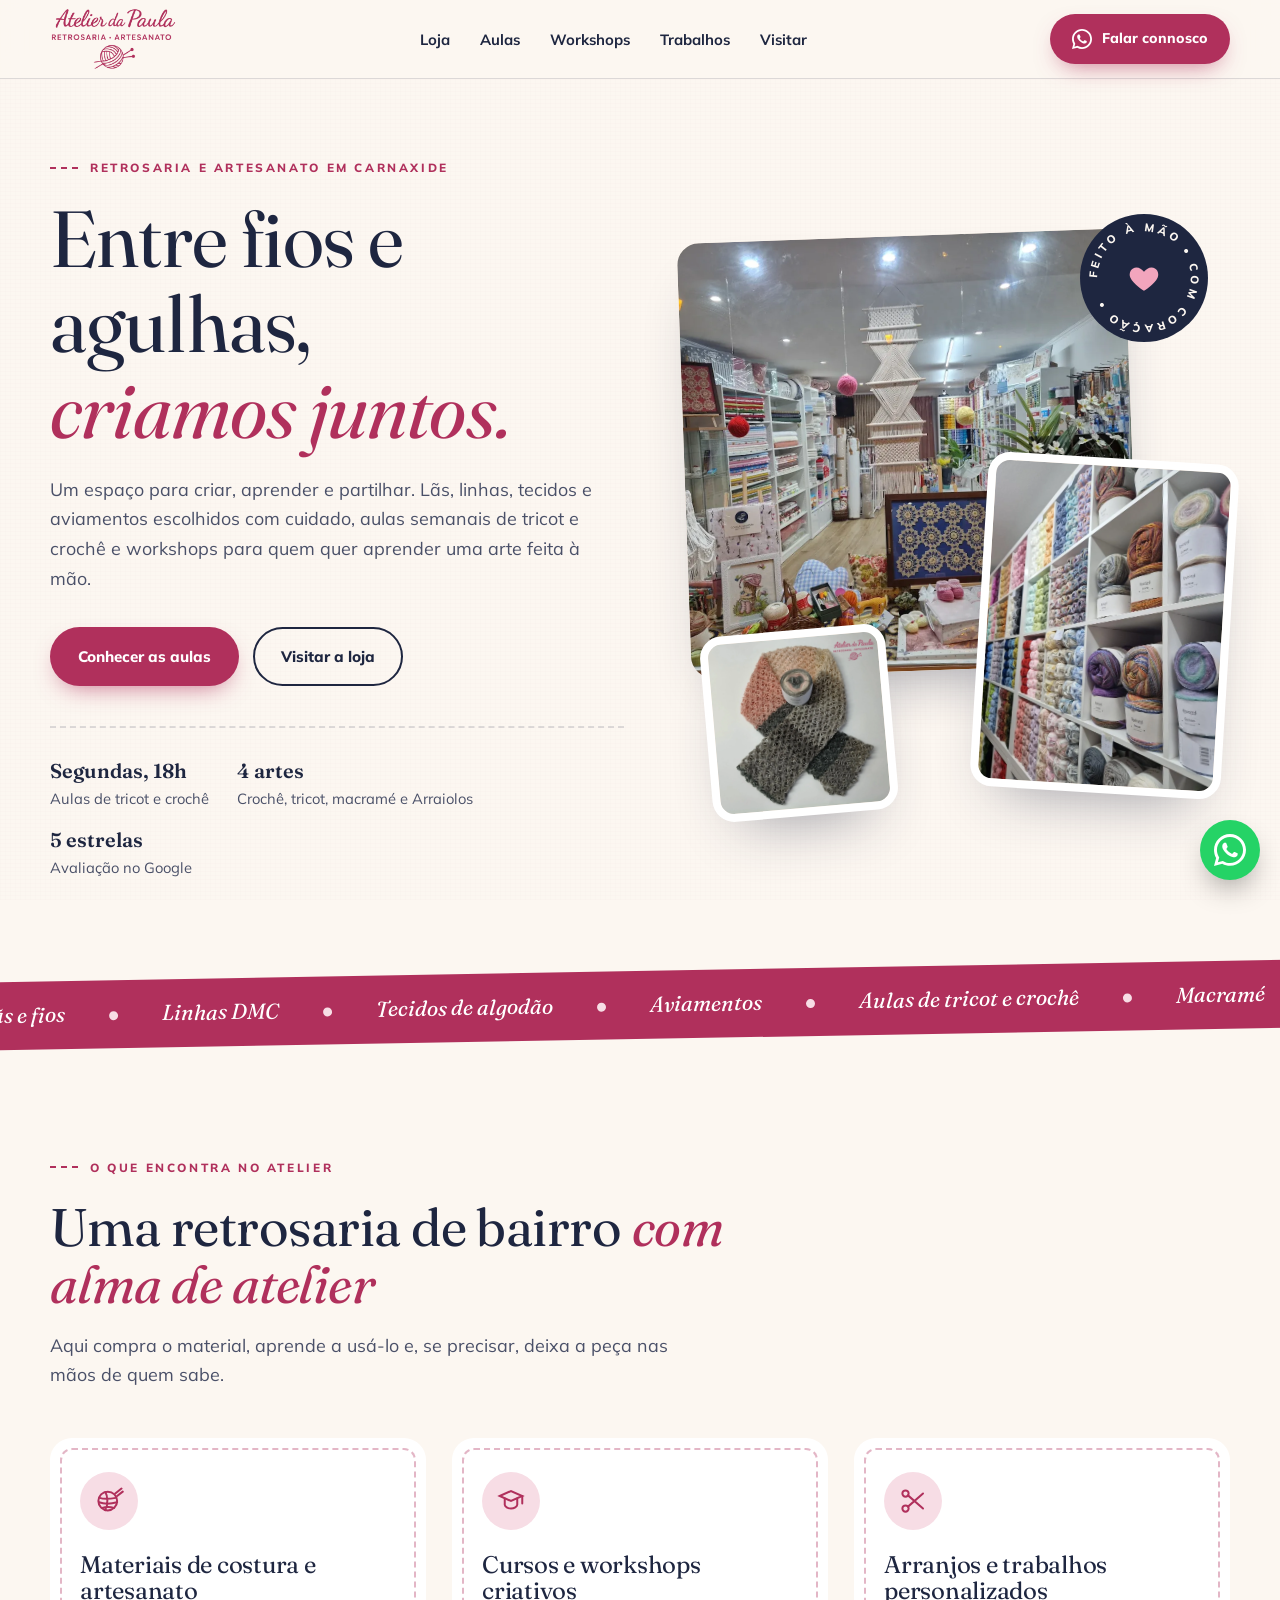
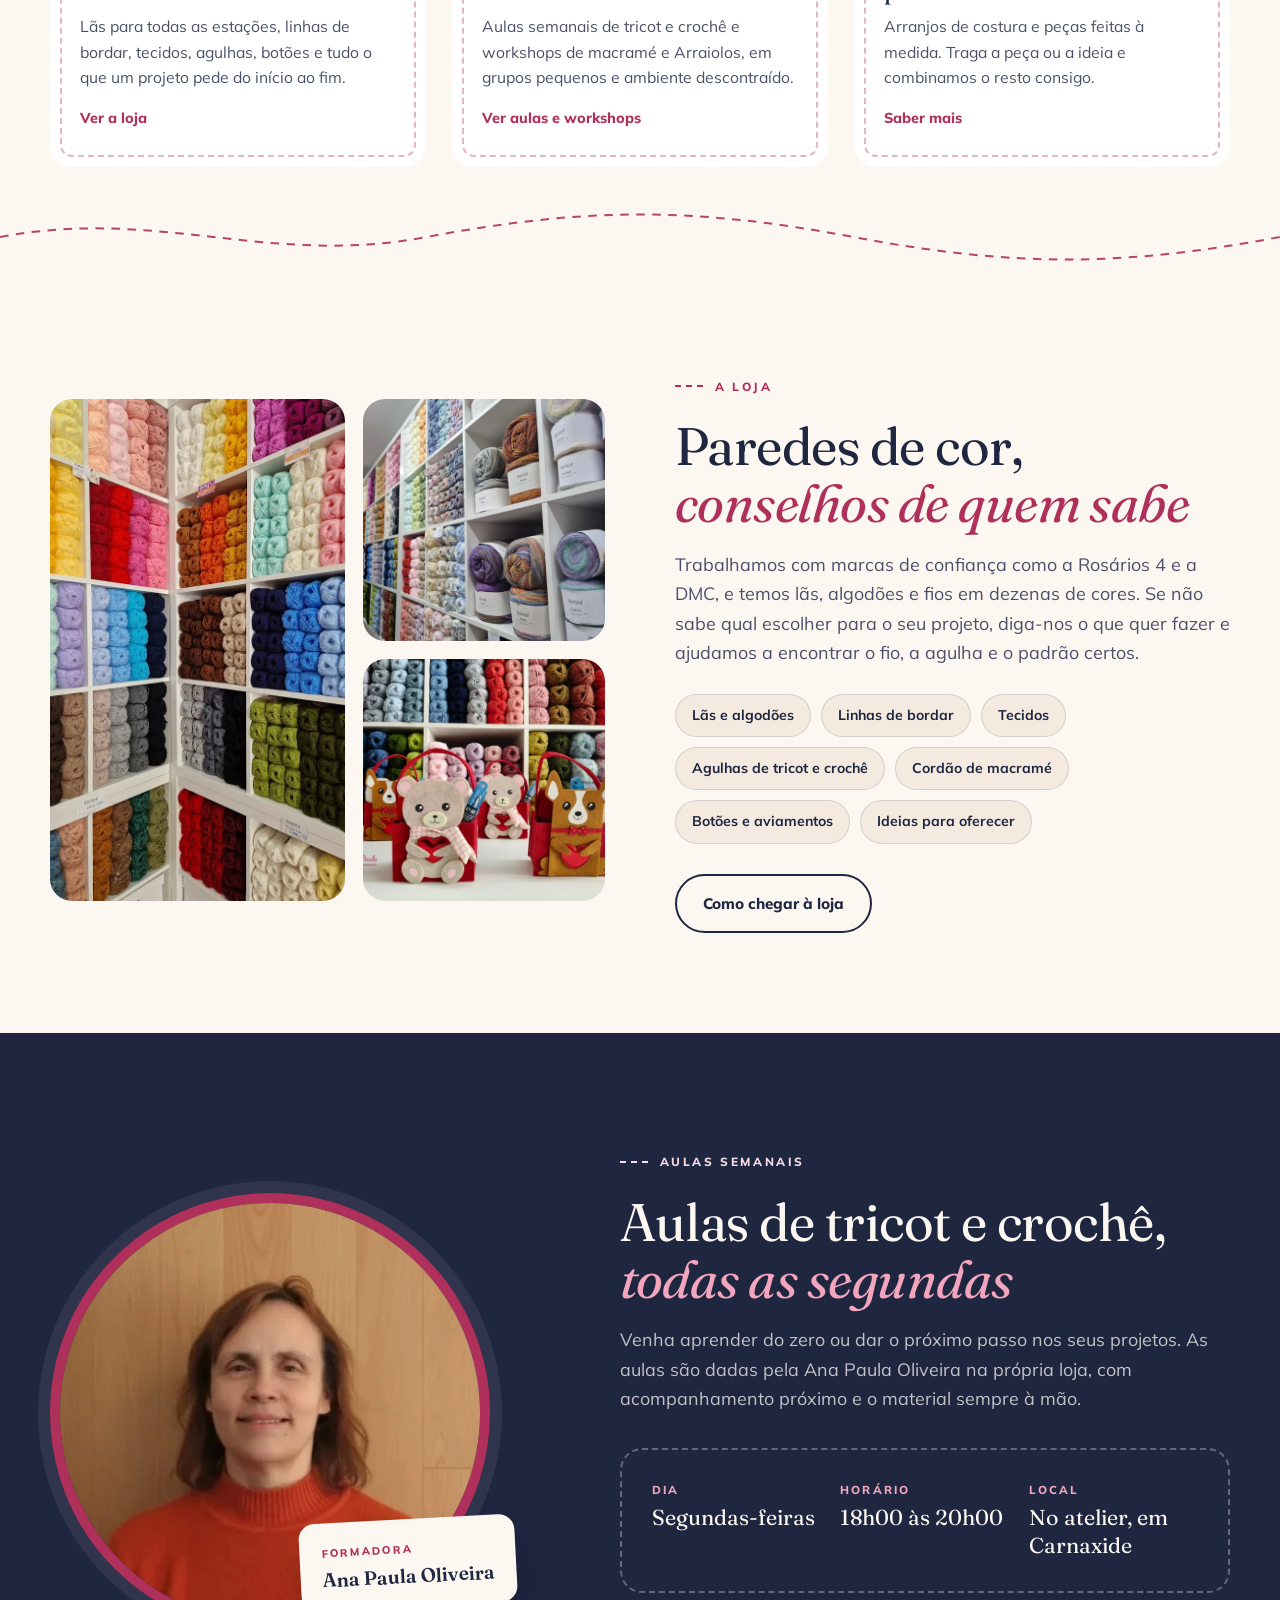
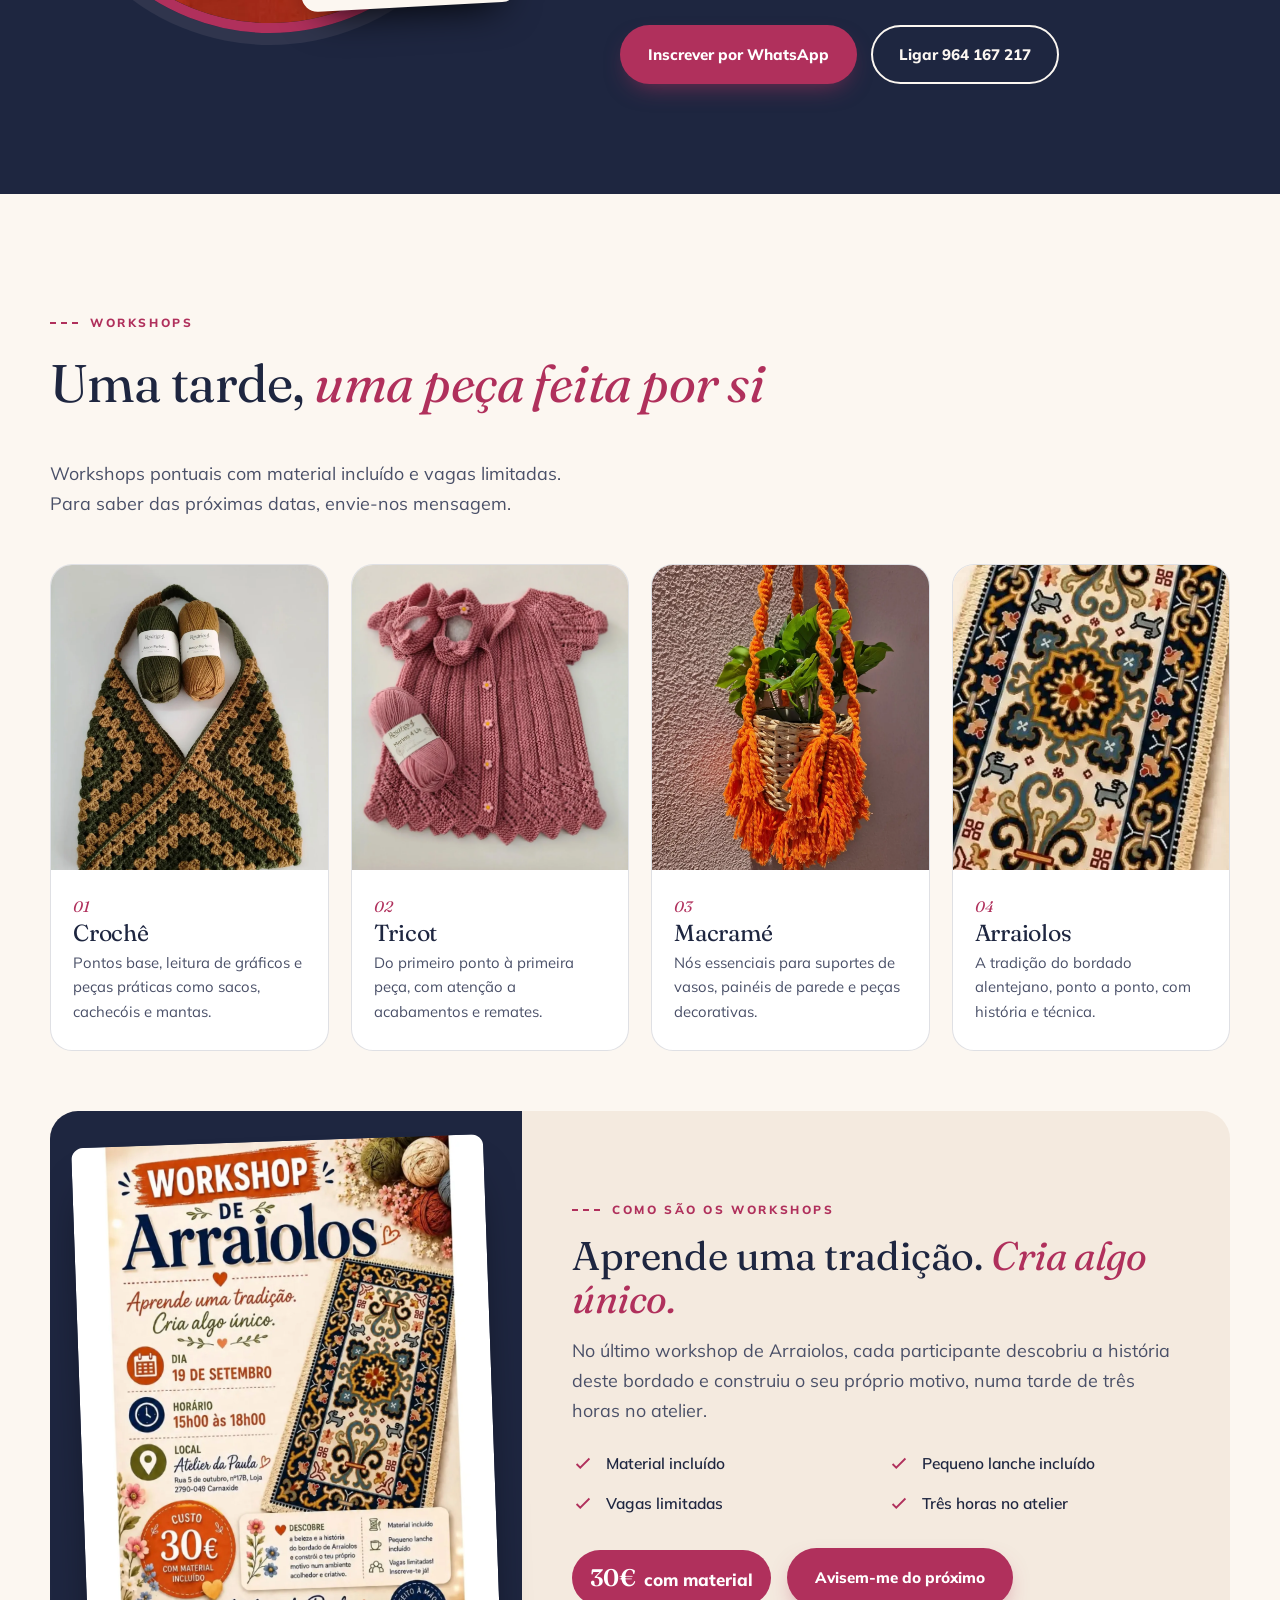
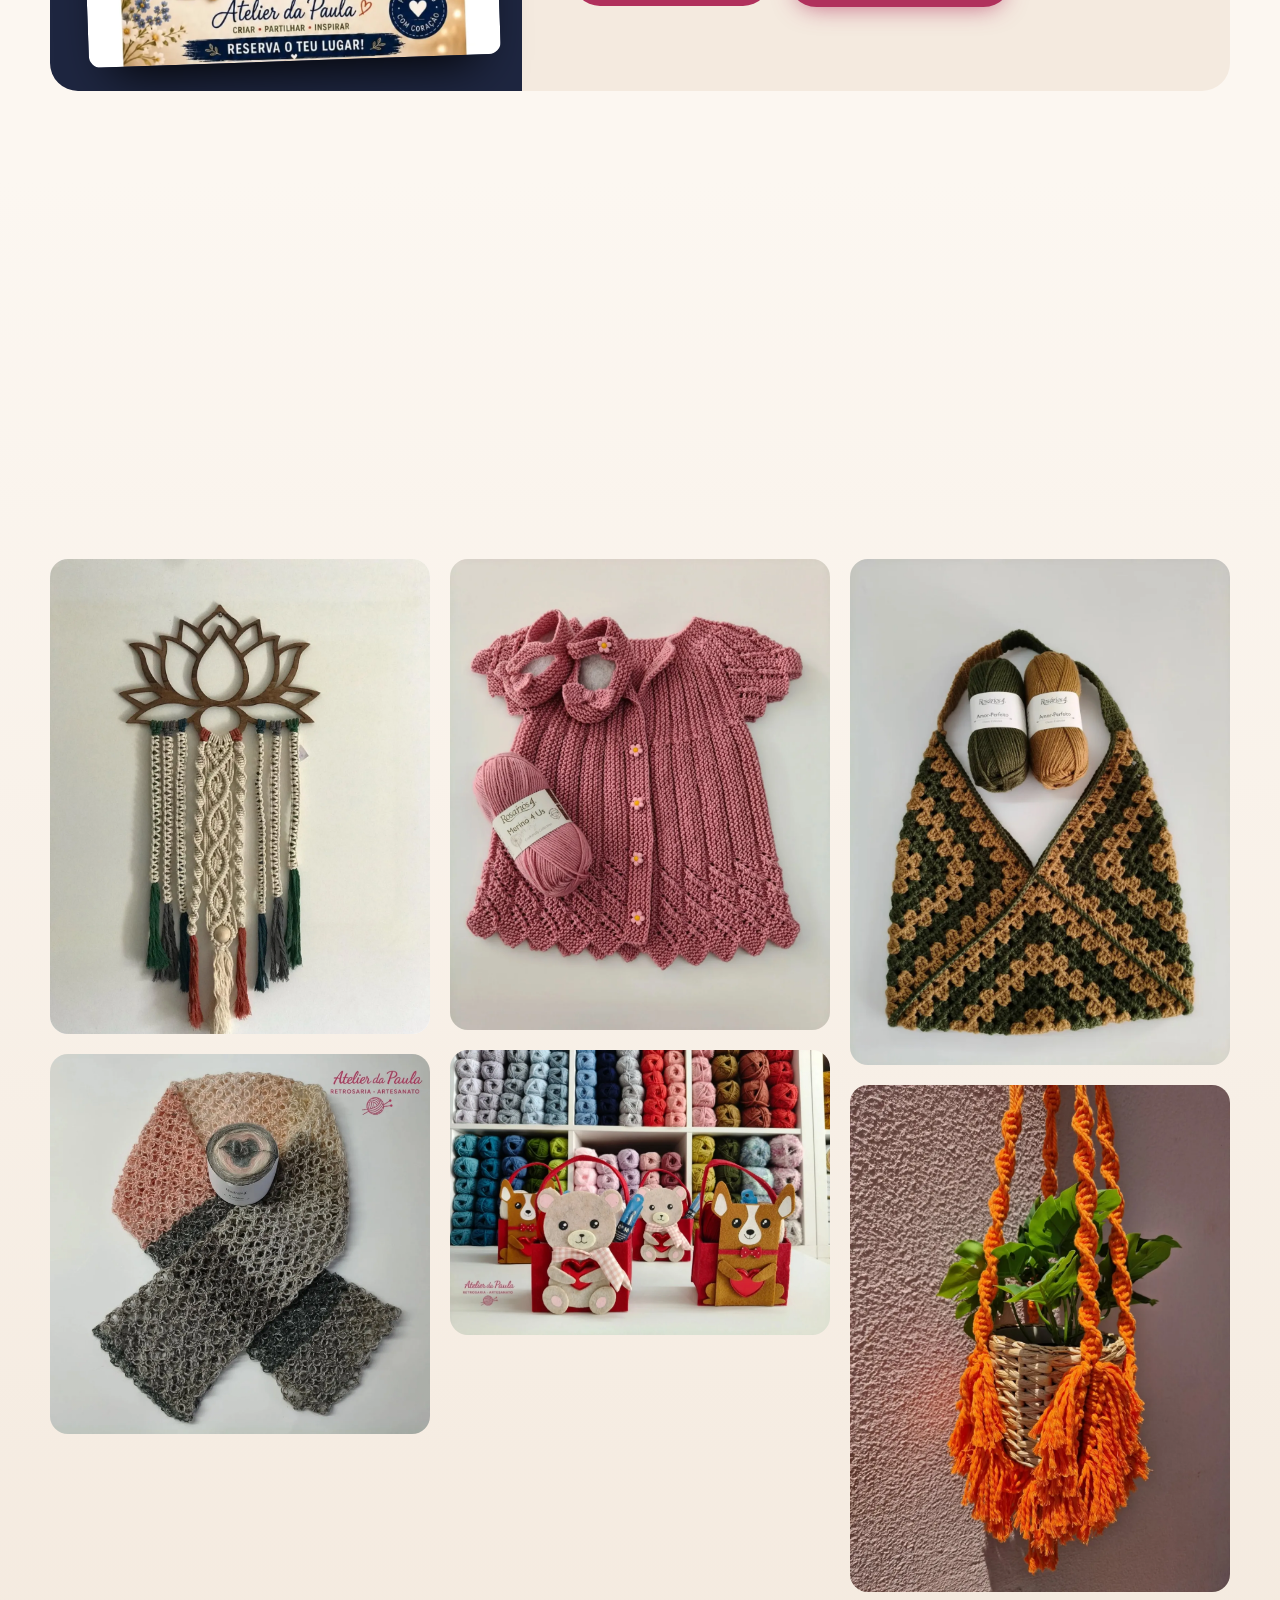
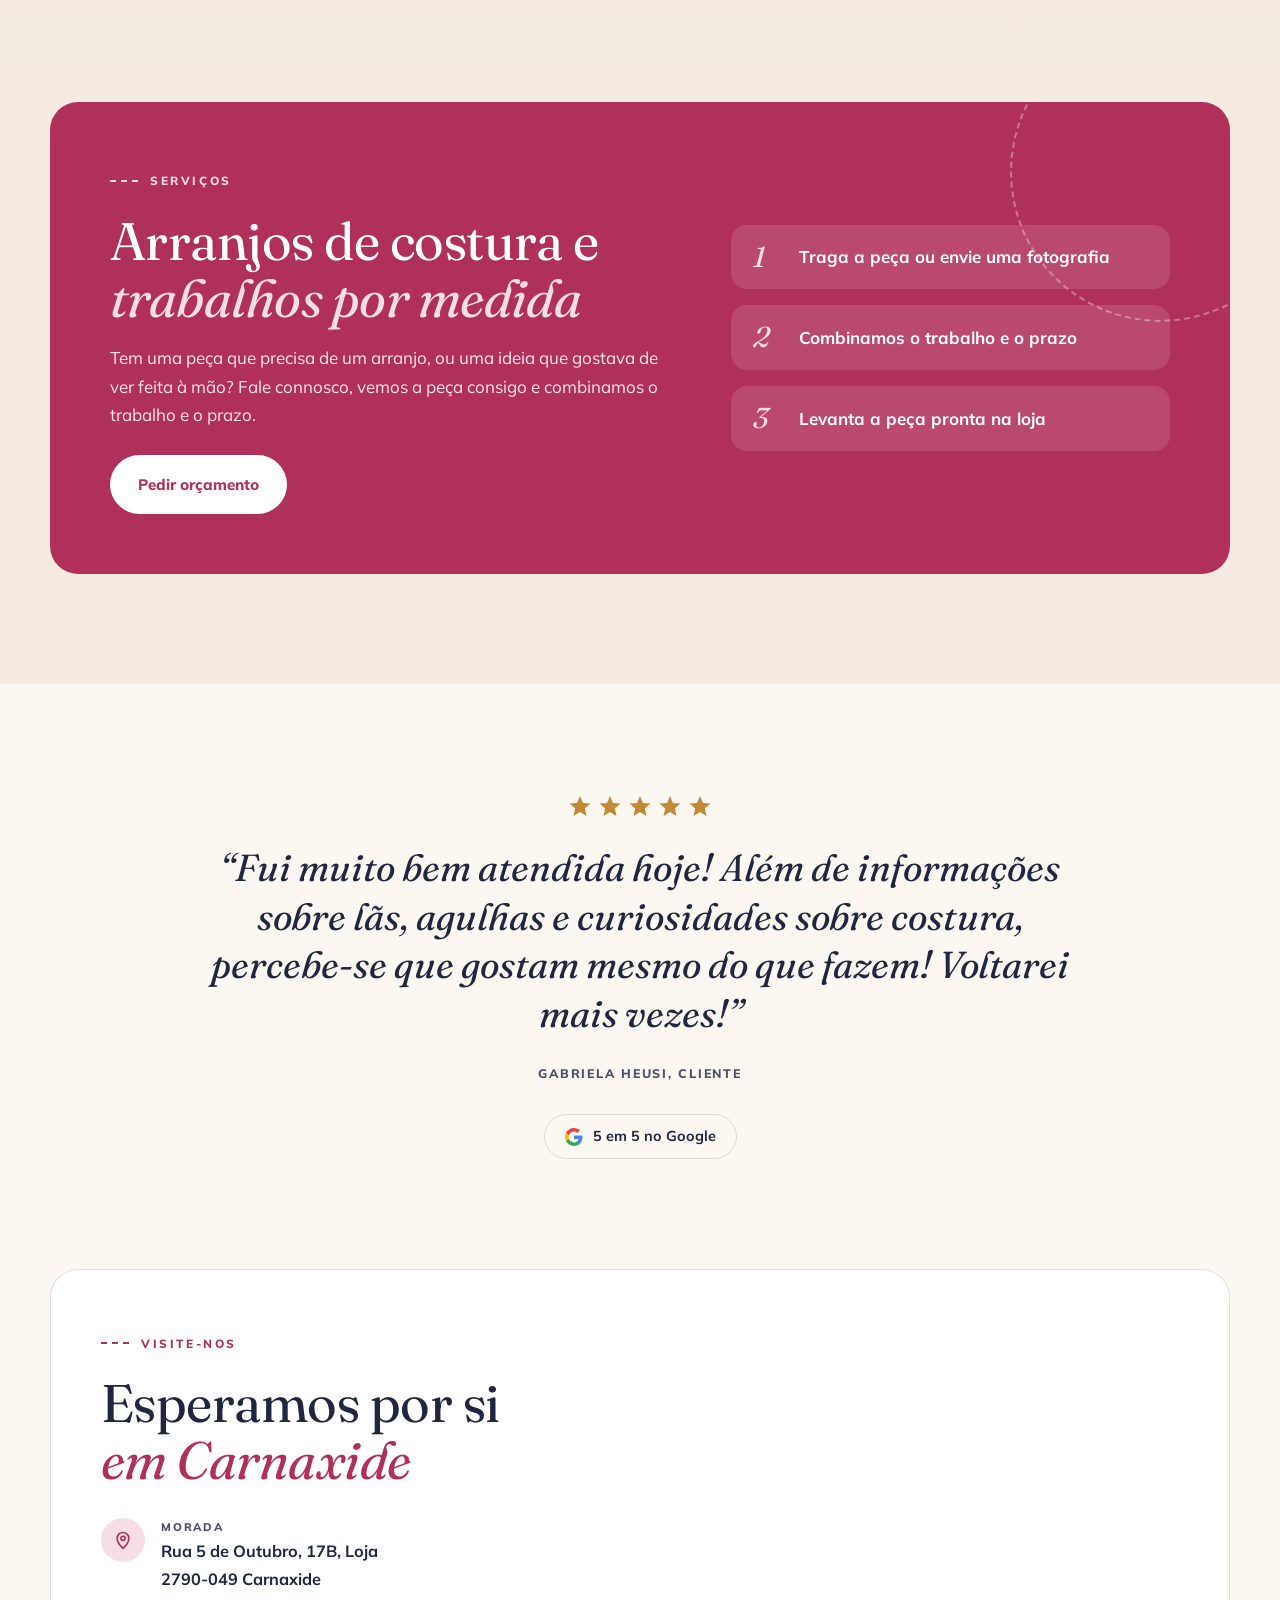
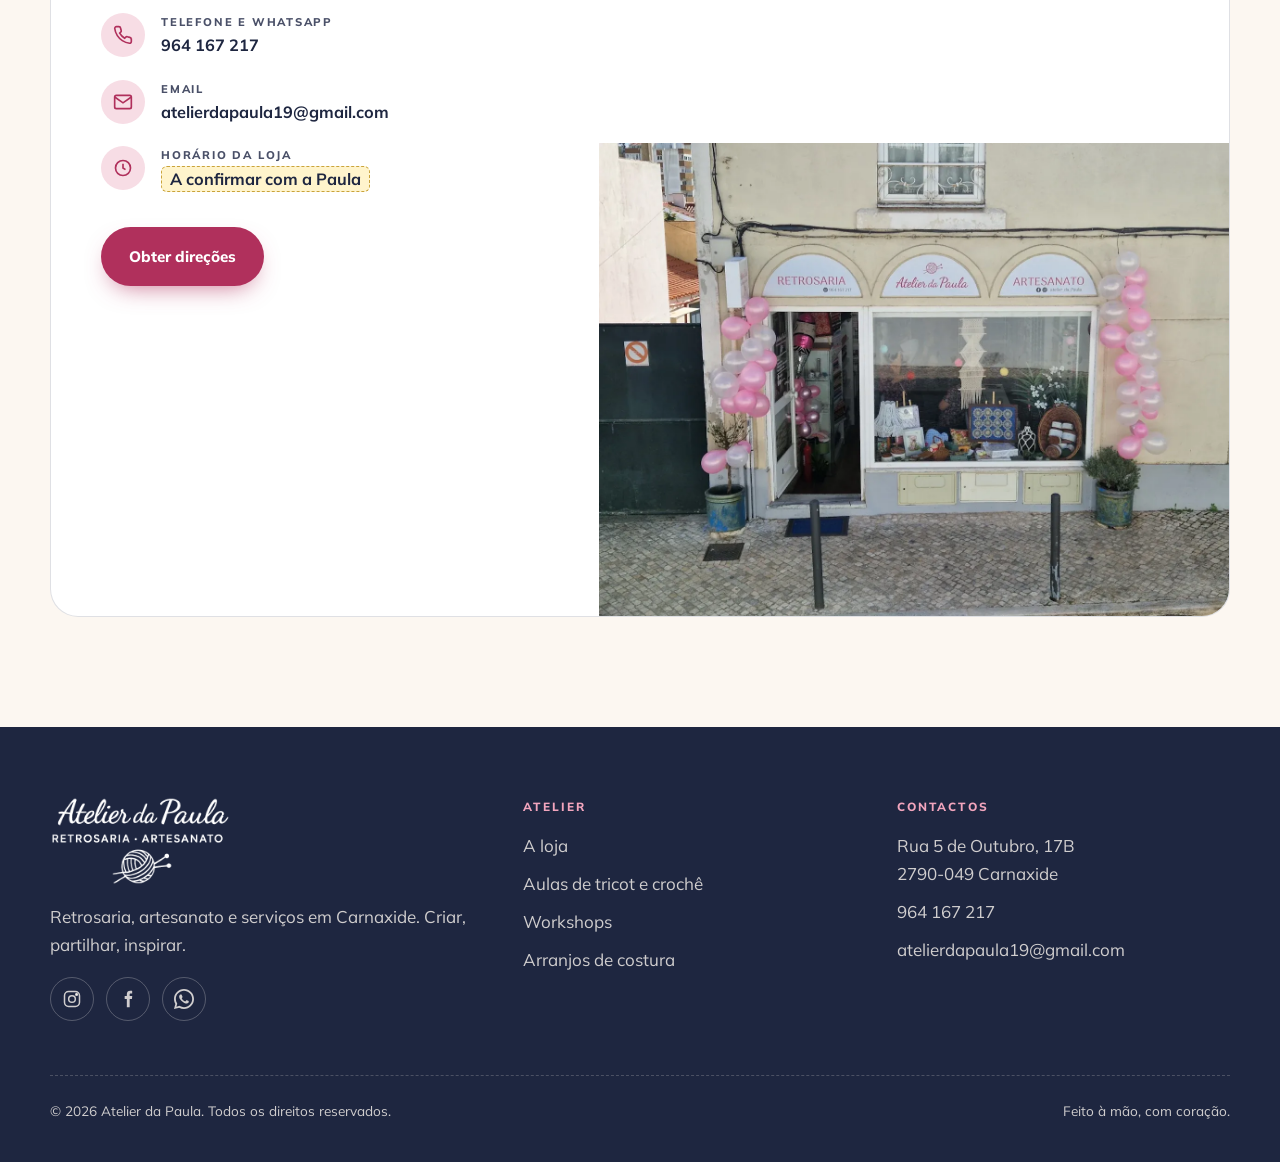
<file: atelier-da-paula/index.html>
<!DOCTYPE html>
<html lang="pt-PT">
<head>
<meta charset="UTF-8">
<meta name="viewport" content="width=device-width, initial-scale=1, viewport-fit=cover">
<title>Atelier da Paula | Retrosaria e Artesanato em Carnaxide</title>
<meta name="description" content="Retrosaria e artesanato em Carnaxide. Lãs, linhas, tecidos e aviamentos, aulas de tricot e crochê, workshops de macramé e Arraiolos, arranjos de costura. Rua 5 de Outubro 17B.">
<meta property="og:title" content="Atelier da Paula | Retrosaria e Artesanato em Carnaxide">
<meta property="og:description" content="Um espaço para criar, aprender e partilhar entre fios e agulhas.">
<meta property="og:image" content="img/fachada-atelier-da-paula-retrosaria-carnaxide.webp">
<meta property="og:type" content="website">
<link rel="icon" href="img/atelier-da-paula-logotipo.png">
<link rel="preconnect" href="https://fonts.googleapis.com">
<link rel="preconnect" href="https://fonts.gstatic.com" crossorigin>
<link href="https://fonts.googleapis.com/css2?family=Fraunces:ital,opsz,wght@0,9..144,400;0,9..144,600;1,9..144,400;1,9..144,500&family=Mulish:wght@400;500;600;700;800&display=swap" rel="stylesheet">
<script type="application/ld+json">
{
  "@context": "https://schema.org",
  "@type": "Store",
  "name": "Atelier da Paula",
  "description": "Retrosaria e artesanato em Carnaxide com aulas de tricot e crochê, workshops de macramé e Arraiolos e arranjos de costura.",
  "image": "img/fachada-atelier-da-paula-retrosaria-carnaxide.webp",
  "telephone": "+351964167217",
  "email": "atelierdapaula19@gmail.com",
  "address": {
    "@type": "PostalAddress",
    "streetAddress": "Rua 5 de Outubro 17B, Loja",
    "postalCode": "2790-049",
    "addressLocality": "Carnaxide",
    "addressCountry": "PT"
  },
  "sameAs": [
    "https://www.instagram.com/atelier_da_paula/",
    "https://www.facebook.com/p/atelier_da_paula-100067944429730/"
  ]
}
</script>
<style>
:root{
  --berry:#B0305C;
  --berry-deep:#86224A;
  --blush:#F7DDE5;
  --cream:#FCF7F1;
  --paper:#F4EADF;
  --ink:#1E2640;
  --ink-soft:#4A5068;
  --sage:#5F6E43;
  --ochre:#C08A36;
  --line:rgba(30,38,64,.14);
  --radius:22px;
  --serif:"Fraunces",Georgia,"Times New Roman",serif;
  --sans:"Mulish","Segoe UI",Helvetica,Arial,sans-serif;
}
*,*::before,*::after{box-sizing:border-box;margin:0;padding:0}
:root{padding-top:env(safe-area-inset-top,0px);padding-bottom:env(safe-area-inset-bottom,0px)}
html{overflow-x:clip;scroll-behavior:smooth;scroll-padding-top:calc(84px + env(safe-area-inset-top,0px))}
body{
  font-family:var(--sans);color:var(--ink);background:var(--cream);
  font-size:17px;line-height:1.65;-webkit-font-smoothing:antialiased;overflow-x:clip;
}
body::before{ /* linen texture */
  content:"";position:fixed;inset:0;pointer-events:none;z-index:0;opacity:.5;
  background-image:
    repeating-linear-gradient(0deg,rgba(176,48,92,.025) 0 1px,transparent 1px 4px),
    repeating-linear-gradient(90deg,rgba(30,38,64,.02) 0 1px,transparent 1px 5px);
}
img{max-width:100%;display:block}
a{color:inherit}
.wrap{width:min(1180px,100% - 40px);margin-inline:auto;position:relative;z-index:1}

/* ---------- labels & headings ---------- */
.eyebrow{
  font-family:var(--sans);font-weight:800;font-size:.74rem;letter-spacing:.22em;text-transform:uppercase;
  color:var(--berry);display:inline-flex;align-items:center;gap:12px;
}
.eyebrow::before{content:"";width:28px;height:0;border-top:2px dashed currentColor}
h1,h2,h3{font-family:var(--serif);font-weight:400;line-height:1.08;letter-spacing:-.01em}
h2{font-size:clamp(2rem,4.4vw,3.3rem);margin:.4em 0 .35em}
h2 em,h1 em{font-style:italic;color:var(--berry)}
.lead{font-size:1.12rem;color:var(--ink-soft);max-width:36em}

/* ---------- buttons ---------- */
.btn{
  display:inline-flex;align-items:center;gap:10px;padding:15px 26px;border-radius:999px;
  font-weight:800;font-size:.95rem;text-decoration:none;transition:transform .25s,box-shadow .25s,background .25s;
  border:2px solid transparent;cursor:pointer;
}
.btn svg{width:20px;height:20px;flex:none}
.btn-berry{background:var(--berry);color:#fff;box-shadow:0 10px 24px -10px rgba(176,48,92,.7)}
.btn-berry:hover{background:var(--berry-deep);transform:translateY(-2px)}
.btn-ghost{border-color:var(--ink);color:var(--ink)}
.btn-ghost:hover{background:var(--ink);color:var(--cream)}

/* ---------- header ---------- */
header{
  position:sticky;top:env(safe-area-inset-top,0px);z-index:50;
  background:rgba(252,247,241,.88);backdrop-filter:blur(12px);-webkit-backdrop-filter:blur(12px);
  border-bottom:1px solid var(--line);
}
.nav{display:flex;align-items:center;justify-content:space-between;height:78px;gap:20px}
.brand img{height:62px;width:auto}
.nav ul{display:flex;gap:30px;list-style:none}
.nav ul a{text-decoration:none;font-weight:700;font-size:.93rem;position:relative;padding:6px 0}
.nav ul a::after{content:"";position:absolute;left:0;right:0;bottom:0;border-bottom:2px dashed var(--berry);transform:scaleX(0);transform-origin:left;transition:transform .3s}
.nav ul a:hover::after{transform:scaleX(1)}
.nav .btn{padding:11px 20px;font-size:.88rem}
.burger{display:none;background:none;border:0;width:44px;height:44px;cursor:pointer;position:relative}
.burger span{position:absolute;left:10px;right:10px;height:2px;background:var(--ink);transition:.3s}
.burger span:nth-child(1){top:15px}.burger span:nth-child(2){top:21px}.burger span:nth-child(3){top:27px}
.menu-open .burger span:nth-child(1){top:21px;transform:rotate(45deg)}
.menu-open .burger span:nth-child(2){opacity:0}
.menu-open .burger span:nth-child(3){top:21px;transform:rotate(-45deg)}

/* ---------- hero ---------- */
.hero{padding:70px 0 90px;position:relative}
.hero-grid{display:grid;grid-template-columns:1.05fr 1fr;gap:60px;align-items:center}
.hero h1{font-size:clamp(2.6rem,6.2vw,5rem);margin:18px 0 22px}
.hero h1 .script{font-style:italic;color:var(--berry);display:block}
.hero .lead{margin-bottom:34px}
.hero-ctas{display:flex;flex-wrap:wrap;gap:14px}
.hero-facts{display:flex;flex-wrap:wrap;gap:12px 28px;margin-top:40px;padding-top:26px;border-top:2px dashed var(--line);font-size:.92rem;color:var(--ink-soft)}
.hero-facts strong{color:var(--ink);display:block;font-family:var(--serif);font-size:1.25rem;font-weight:600}

.collage{position:relative;aspect-ratio:1/1.02}
.collage figure{position:absolute;overflow:hidden;border-radius:var(--radius);box-shadow:0 30px 60px -30px rgba(30,38,64,.45);background:var(--paper)}
.collage img{width:100%;height:100%;object-fit:cover}
.c1{inset:0 18% 22% 0;transform:rotate(-2deg)}
.c2{width:46%;aspect-ratio:3/4;right:0;bottom:0;transform:rotate(3.5deg);border:8px solid #fff}
.c3{width:34%;aspect-ratio:1;left:4%;bottom:-4%;transform:rotate(-5deg);border:8px solid #fff}
.stamp{
  position:absolute;top:-22px;right:4%;width:128px;height:128px;z-index:3;
  border-radius:50%;background:var(--ink);color:var(--cream);display:grid;place-items:center;
  animation:spin 26s linear infinite;
}
.stamp svg{width:100%;height:100%}
.stamp .heart svg{width:34px;height:34px}
.stamp .heart{position:absolute;inset:0;display:grid;place-items:center;animation:spin 26s linear infinite reverse}
@keyframes spin{to{transform:rotate(360deg)}}

/* yarn thread divider */
.thread{display:block;width:100%;height:60px;color:var(--berry);opacity:.9}

/* ---------- marquee ---------- */
.ticker{background:var(--berry);color:#fff;overflow:hidden;padding:16px 0;position:relative;z-index:1;transform:rotate(-1deg);margin:0 -20px}
.ticker-track{display:flex;gap:44px;width:max-content;animation:tick 38s linear infinite;font-family:var(--serif);font-style:italic;font-size:1.35rem;white-space:nowrap}
.ticker-track span::after{content:"";display:inline-block;width:9px;height:9px;border-radius:50%;background:var(--blush);margin-left:44px;vertical-align:middle}
@keyframes tick{to{transform:translateX(-50%)}}

/* ---------- pillars ---------- */
section{position:relative;z-index:1}
.pillars{padding:110px 0 40px}
.pillars-head{max-width:720px}
.pillar-grid{display:grid;grid-template-columns:repeat(3,1fr);gap:26px;margin-top:48px}
.patch{
  background:#fff;border-radius:var(--radius);padding:34px 30px 36px;position:relative;
  outline:2px dashed rgba(176,48,92,.35);outline-offset:-12px;transition:transform .35s,box-shadow .35s;
}
.patch:hover{transform:translateY(-6px) rotate(-.5deg);box-shadow:0 26px 50px -30px rgba(30,38,64,.5)}
.patch .ico{width:58px;height:58px;border-radius:50%;background:var(--blush);display:grid;place-items:center;margin-bottom:22px;color:var(--berry)}
.patch .ico svg{width:30px;height:30px}
.patch h3{font-size:1.5rem;margin-bottom:10px}
.patch p{color:var(--ink-soft);font-size:.98rem}
.patch a{display:inline-block;margin-top:16px;font-weight:800;font-size:.9rem;color:var(--berry);text-decoration:none}
.patch a:hover{text-decoration:underline;text-underline-offset:4px}

/* ---------- loja ---------- */
.loja{padding:100px 0}
.loja-grid{display:grid;grid-template-columns:1fr 1fr;gap:70px;align-items:center}
.loja-photos{display:grid;grid-template-columns:1.1fr .9fr;gap:18px}
.loja-photos img{border-radius:var(--radius);width:100%;height:100%;object-fit:cover}
.loja-photos .tall{grid-row:span 2;aspect-ratio:3/4.3}
.loja-photos .sq{aspect-ratio:1}
.tags{display:flex;flex-wrap:wrap;gap:10px;margin:26px 0 30px}
.tags span{padding:9px 16px;border-radius:999px;background:var(--paper);font-weight:700;font-size:.88rem;border:1px solid var(--line)}
.quote-mini{border-left:3px solid var(--berry);padding:4px 0 4px 20px;font-family:var(--serif);font-style:italic;font-size:1.15rem;color:var(--ink)}

/* ---------- aulas ---------- */
.aulas{background:var(--ink);color:var(--cream);padding:110px 0;overflow:hidden}
.aulas .eyebrow{color:var(--blush)}
.aulas h2 em{color:#F2A5BD}
.aulas .lead{color:rgba(252,247,241,.75)}
.aulas-grid{display:grid;grid-template-columns:.9fr 1.1fr;gap:70px;align-items:center}
.teacher{position:relative;max-width:440px}
.teacher .ring{border-radius:50%;overflow:hidden;aspect-ratio:1;border:10px solid var(--berry);box-shadow:0 0 0 12px rgba(247,221,229,.08)}
.teacher .ring img{width:100%;height:100%;object-fit:cover}
.teacher .name{position:absolute;bottom:6%;right:-6%;background:var(--cream);color:var(--ink);padding:14px 22px;border-radius:16px;transform:rotate(-3deg);box-shadow:0 20px 40px -20px #000}
.teacher .name strong{font-family:var(--serif);font-size:1.2rem;font-weight:600;display:block}
.teacher .name small{font-weight:800;letter-spacing:.18em;text-transform:uppercase;font-size:.68rem;color:var(--berry)}
.class-card{margin-top:34px;border:2px dashed rgba(247,221,229,.35);border-radius:var(--radius);padding:30px;display:grid;grid-template-columns:repeat(3,1fr);gap:20px}
.class-card div small{display:block;font-size:.72rem;letter-spacing:.18em;text-transform:uppercase;color:#F2A5BD;font-weight:800;margin-bottom:6px}
.class-card div strong{font-family:var(--serif);font-weight:400;font-size:1.35rem;line-height:1.2}
.aulas .btn-ghost{border-color:var(--cream);color:var(--cream)}
.aulas .btn-ghost:hover{background:var(--cream);color:var(--ink)}
.aulas-ctas{display:flex;flex-wrap:wrap;gap:14px;margin-top:32px}

/* ---------- workshops ---------- */
.workshops{padding:110px 0 90px}
.ws-top{display:flex;justify-content:space-between;align-items:end;gap:30px;flex-wrap:wrap}
.ws-grid{display:grid;grid-template-columns:repeat(4,1fr);gap:22px;margin-top:46px}
.ws{border-radius:var(--radius);overflow:hidden;background:#fff;display:flex;flex-direction:column;border:1px solid var(--line);transition:transform .35s}
.ws:hover{transform:translateY(-6px)}
.ws .ph{aspect-ratio:4/4.4;overflow:hidden}
.ws .ph img{width:100%;height:100%;object-fit:cover;transition:transform .8s}
.ws:hover .ph img{transform:scale(1.06)}
.ws .tx{padding:22px 22px 26px}
.ws h3{font-size:1.45rem;margin-bottom:6px}
.ws p{font-size:.93rem;color:var(--ink-soft)}
.ws .num{font-family:var(--serif);font-style:italic;color:var(--berry);font-size:.95rem}

.featured{margin-top:60px;display:grid;grid-template-columns:.8fr 1.2fr;gap:0;background:var(--paper);border-radius:28px;overflow:hidden}
.featured .poster{background:var(--ink);padding:30px;display:grid;place-items:center}
.featured .poster img{border-radius:12px;max-height:520px;width:auto;box-shadow:0 30px 50px -25px #000;transform:rotate(-2deg)}
.featured .body{padding:50px 50px 54px;align-self:center}
.featured h3{font-size:clamp(1.8rem,3.2vw,2.5rem);margin:14px 0 16px}
.featured ul{list-style:none;display:grid;grid-template-columns:1fr 1fr;gap:14px 24px;margin:26px 0 32px}
.featured li{display:flex;gap:12px;align-items:flex-start;font-weight:600;font-size:.97rem}
.featured li svg{width:22px;height:22px;flex:none;color:var(--berry);margin-top:2px}
.price-tag{display:inline-flex;align-items:baseline;gap:8px;background:var(--berry);color:#fff;padding:8px 18px;border-radius:999px;font-weight:800}
.price-tag b{font-family:var(--serif);font-size:1.5rem;font-weight:600}

/* ---------- trabalhos gallery ---------- */
.trabalhos{padding:90px 0 110px;background:linear-gradient(var(--cream),var(--paper))}
.gallery{columns:3 280px;column-gap:20px;margin-top:46px}
.gallery figure{break-inside:avoid;margin-bottom:20px;position:relative;border-radius:18px;overflow:hidden;background:#fff}
.gallery img{width:100%;height:auto;transition:transform .8s}
.gallery figure:hover img{transform:scale(1.04)}
.gallery figcaption{position:absolute;left:14px;bottom:14px;right:14px;background:rgba(252,247,241,.94);padding:10px 16px;border-radius:12px;font-weight:700;font-size:.88rem;transform:translateY(8px);opacity:0;transition:.35s}
.gallery figure:hover figcaption{opacity:1;transform:none}

/* ---------- arranjos ---------- */
.arranjos{padding:0 0 110px;background:var(--paper)}
.arr-box{background:var(--berry);color:#fff;border-radius:28px;padding:60px;display:grid;grid-template-columns:1.3fr 1fr;gap:50px;align-items:center;position:relative;overflow:hidden}
.arr-box::after{content:"";position:absolute;right:-80px;top:-80px;width:300px;height:300px;border-radius:50%;border:2px dashed rgba(255,255,255,.35)}
.arr-box .eyebrow{color:var(--blush)}
.arr-box h2 em{color:var(--blush)}
.arr-box p{color:rgba(255,255,255,.88)}
.arr-box .btn{background:#fff;color:var(--berry)}
.arr-box .btn:hover{background:var(--ink);color:#fff}
.arr-steps{display:grid;gap:16px;position:relative;z-index:1}
.arr-steps div{background:rgba(255,255,255,.12);border-radius:16px;padding:18px 22px;display:flex;gap:16px;align-items:center;font-weight:700}
.arr-steps b{font-family:var(--serif);font-style:italic;font-size:1.8rem;font-weight:400;color:var(--blush);line-height:1;min-width:30px}

/* ---------- review ---------- */
.review{padding:110px 0;text-align:center}
.stars{color:var(--ochre);display:flex;justify-content:center;gap:6px;margin-bottom:26px}
.stars svg{width:24px;height:24px}
blockquote{font-family:var(--serif);font-size:clamp(1.5rem,3.4vw,2.35rem);line-height:1.3;max-width:900px;margin:0 auto;font-style:italic}
.review cite{display:block;margin-top:24px;font-style:normal;font-weight:800;letter-spacing:.14em;text-transform:uppercase;font-size:.78rem;color:var(--ink-soft)}
.review .gscore{display:inline-flex;align-items:center;gap:10px;margin-top:30px;padding:10px 20px;border-radius:999px;border:1px solid var(--line);font-weight:700;font-size:.9rem;text-decoration:none}
.review .gscore:hover{border-color:var(--berry);color:var(--berry)}

/* ---------- visitar ---------- */
.visitar{padding:0 0 110px}
.visit-grid{display:grid;grid-template-columns:1fr 1.15fr;gap:0;border-radius:28px;overflow:hidden;background:#fff;border:1px solid var(--line)}
.visit-info{padding:54px 50px}
.visit-list{list-style:none;margin:30px 0 34px;display:grid;gap:20px}
.visit-list li{display:flex;gap:16px;align-items:flex-start}
.visit-list .ic{width:44px;height:44px;border-radius:50%;background:var(--blush);color:var(--berry);display:grid;place-items:center;flex:none}
.visit-list .ic svg{width:20px;height:20px}
.visit-list small{display:block;font-weight:800;letter-spacing:.16em;text-transform:uppercase;font-size:.7rem;color:var(--ink-soft)}
.visit-list a,.visit-list span{font-weight:700;text-decoration:none;font-size:1.02rem}
.visit-list a:hover{color:var(--berry)}
.placeholder{background:#FFF4CC;border:1px dashed #C9A33B;padding:2px 8px;border-radius:6px;font-weight:700;font-size:.9rem}
.visit-media{display:grid;grid-template-rows:1fr 1fr;min-height:560px}
.visit-media iframe{width:100%;height:100%;border:0;display:block;filter:saturate(.85)}
.visit-media img{width:100%;height:100%;object-fit:cover}

/* ---------- footer ---------- */
footer{background:var(--ink);color:rgba(252,247,241,.8);padding:70px 0 40px;position:relative;z-index:1}
.foot{display:grid;grid-template-columns:1.3fr 1fr 1fr;gap:40px}
.foot img{height:88px;width:auto;margin-bottom:18px}
.foot h4{font-family:var(--sans);font-weight:800;letter-spacing:.18em;text-transform:uppercase;font-size:.74rem;color:#F2A5BD;margin-bottom:16px}
.foot ul{list-style:none;display:grid;gap:10px}
.foot a{text-decoration:none}
.foot a:hover{color:#fff}
.social{display:flex;gap:12px;margin-top:18px}
.social a{width:44px;height:44px;border-radius:50%;border:1px solid rgba(252,247,241,.25);display:grid;place-items:center;transition:.3s}
.social a:hover{background:var(--berry);border-color:var(--berry)}
.social svg{width:20px;height:20px}
.foot-bottom{margin-top:54px;padding-top:24px;border-top:1px dashed rgba(252,247,241,.2);display:flex;justify-content:space-between;flex-wrap:wrap;gap:12px;font-size:.85rem}

/* ---------- whatsapp fab ---------- */
.fab{
  position:fixed;right:20px;bottom:calc(20px + env(safe-area-inset-bottom,0px));z-index:60;
  width:60px;height:60px;border-radius:50%;background:#25D366;color:#fff;display:grid;place-items:center;
  box-shadow:0 14px 30px -10px rgba(0,0,0,.45);transition:transform .3s;
}
.fab:hover{transform:scale(1.08)}
.fab svg{width:32px;height:32px}

/* ---------- reveal ---------- */
.reveal{opacity:0;transform:translateY(30px);transition:opacity .9s ease,transform .9s ease}
.reveal.in{opacity:1;transform:none}
.hero .reveal{transition-delay:calc(var(--d,0) * 120ms)}
@media (prefers-reduced-motion:reduce){
  .reveal{opacity:1;transform:none;transition:none}
  .ticker-track,.stamp,.stamp .heart svg{width:34px;height:34px}
.stamp .heart{animation:none}
}

/* ---------- responsive ---------- */
@media (max-width:1024px){
  .ws-grid{grid-template-columns:repeat(2,1fr)}
  .featured{grid-template-columns:1fr}
  .featured .poster img{max-height:420px}
}
@media (max-width:900px){
  body{font-size:16px}
  .nav ul,.nav .nav-cta{display:none}
  .burger{display:block}
  .menu-open .nav ul{
    display:flex;flex-direction:column;gap:0;position:absolute;top:100%;left:0;right:0;
    background:var(--cream);border-bottom:1px solid var(--line);padding:10px 20px 24px;
  }
  .menu-open .nav ul a{display:block;padding:14px 0;border-bottom:1px dashed var(--line);font-size:1.05rem}
  .hero{padding:40px 0 70px}
  .hero-grid,.loja-grid,.aulas-grid,.arr-box,.visit-grid{grid-template-columns:1fr}
  .hero-grid{gap:50px}
  .collage{max-width:520px;width:100%;margin:0 auto}
  .stamp{width:100px;height:100px;top:-16px}
  .pillar-grid{grid-template-columns:1fr}
  .pillars{padding:80px 0 20px}
  .loja,.aulas,.workshops,.review{padding:80px 0}
  .loja-grid,.aulas-grid{gap:50px}
  .teacher{margin:0 auto;width:82%}
  .teacher .name{right:-4%}
  .arr-box{padding:40px 28px}
  .visit-info{padding:40px 28px}
  .visit-media{min-height:0;grid-template-rows:320px 260px}
  .foot{grid-template-columns:1fr}
  .featured .body{padding:36px 28px 40px}
}
@media (max-width:560px){
  .wrap{width:calc(100% - 32px)}
  .brand img{height:44px}
  .ws-grid{grid-template-columns:1fr}
  .ws .ph{aspect-ratio:4/3}
  .class-card{grid-template-columns:1fr;padding:24px}
  .featured ul{grid-template-columns:1fr}
  .hero-ctas .btn,.aulas-ctas .btn{width:100%;justify-content:center}
  .gallery{columns:2 150px;column-gap:12px}
  .gallery figure{margin-bottom:12px}
  .gallery figcaption{display:none}
  .c3{width:38%}
  .hero-facts{display:grid;grid-template-columns:repeat(3,1fr);gap:12px;font-size:.8rem;line-height:1.35}
  .hero-facts strong{font-size:1.02rem;margin-bottom:4px}
}
</style>
</head>
<body>

<header id="top">
  <nav class="wrap nav" aria-label="Navegação principal">
    <a href="#top" class="brand" aria-label="Atelier da Paula, início">
      <img src="img/atelier-da-paula-logotipo.png" alt="Atelier da Paula, retrosaria e artesanato" width="888" height="432">
    </a>
    <ul>
      <li><a href="#loja">Loja</a></li>
      <li><a href="#aulas">Aulas</a></li>
      <li><a href="#workshops">Workshops</a></li>
      <li><a href="#trabalhos">Trabalhos</a></li>
      <li><a href="#visitar">Visitar</a></li>
    </ul>
    <a class="btn btn-berry nav-cta" href="https://wa.me/351964167217?text=Ol%C3%A1%20Paula%2C%20vi%20o%20vosso%20site%20e%20gostaria%20de%20saber%20mais." target="_blank" rel="noopener">
      <svg viewBox="0 0 24 24" fill="currentColor" aria-hidden="true"><path d="M17.5 14.4c-.3-.1-1.7-.8-2-.9-.3-.1-.5-.1-.7.1-.2.3-.8.9-.9 1.1-.2.2-.3.2-.6.1-.3-.1-1.2-.5-2.3-1.4-.9-.8-1.4-1.7-1.6-2-.2-.3 0-.4.1-.6l.4-.5c.1-.2.2-.3.3-.5.1-.2 0-.4 0-.5l-.9-2.2c-.2-.6-.5-.5-.7-.5h-.6c-.2 0-.5.1-.8.4-.3.3-1 1-1 2.4s1 2.8 1.2 3c.1.2 2 3.1 4.9 4.3.7.3 1.2.5 1.6.6.7.2 1.3.2 1.8.1.6-.1 1.7-.7 1.9-1.4.2-.7.2-1.3.2-1.4-.1-.1-.3-.2-.6-.3zM12 21.8c-1.8 0-3.5-.5-5-1.4l-.4-.2-3.7 1 1-3.6-.2-.4C2.7 15.6 2.2 13.8 2.2 12 2.2 6.6 6.6 2.2 12 2.2S21.8 6.6 21.8 12 17.4 21.8 12 21.8zM12 0C5.4 0 0 5.4 0 12c0 2.1.6 4.2 1.6 6L0 24l6.2-1.6c1.8 1 3.8 1.5 5.8 1.5 6.6 0 12-5.4 12-12S18.6 0 12 0z"/></svg>
      Falar connosco
    </a>
    <button class="burger" aria-label="Abrir menu" aria-expanded="false"><span></span><span></span><span></span></button>
  </nav>
</header>

<main>

<!-- HERO -->
<section class="hero">
  <div class="wrap hero-grid">
    <div>
      <span class="eyebrow reveal" style="--d:0">Retrosaria e artesanato em Carnaxide</span>
      <h1 class="reveal" style="--d:1">Entre fios e agulhas, <span class="script">criamos juntos.</span></h1>
      <p class="lead reveal" style="--d:2">Um espaço para criar, aprender e partilhar. Lãs, linhas, tecidos e aviamentos escolhidos com cuidado, aulas semanais de tricot e crochê e workshops para quem quer aprender uma arte feita à mão.</p>
      <div class="hero-ctas reveal" style="--d:3">
        <a class="btn btn-berry" href="#aulas">Conhecer as aulas</a>
        <a class="btn btn-ghost" href="#visitar">Visitar a loja</a>
      </div>
      <div class="hero-facts reveal" style="--d:4">
        <div><strong>Segundas, 18h</strong>Aulas de tricot e crochê</div>
        <div><strong>4 artes</strong>Crochê, tricot, macramé e Arraiolos</div>
        <div><strong>5 estrelas</strong>Avaliação no Google</div>
      </div>
    </div>

    <div class="collage reveal" style="--d:2">
      <div class="stamp" aria-hidden="true">
        <svg viewBox="0 0 120 120">
          <defs><path id="circ" d="M60,60 m-44,0 a44,44 0 1,1 88,0 a44,44 0 1,1 -88,0"/></defs>
          <text font-family="Mulish, sans-serif" font-weight="800" font-size="10.5" letter-spacing="3.2" fill="#FCF7F1"><textPath href="#circ">FEITO À MÃO • COM CORAÇÃO •</textPath></text>
        </svg>
        <div class="heart"><svg width="30" height="30" viewBox="0 0 24 24" fill="#F2A5BD"><path d="M12 21s-7.5-4.6-9.6-9.2C.9 8.4 3 4.5 6.7 4.5c2.1 0 3.6 1.2 5.3 3.1 1.7-1.9 3.2-3.1 5.3-3.1 3.7 0 5.8 3.9 4.3 7.3C19.5 16.4 12 21 12 21z"/></svg></div>
      </div>
      <figure class="c1"><img src="img/montra-atelier-da-paula-artesanato-carnaxide.webp" alt="Interior e montra do Atelier da Paula com macramé, bordados e novelos de lã" width="1360" height="1020"></figure>
      <figure class="c2"><img src="img/novelos-rosarios-4-retrosaria-carnaxide.webp" alt="Prateleiras com novelos de lã Rosários 4 em várias cores" width="1000" height="1334"></figure>
      <figure class="c3"><img src="img/cachecol-croche-la-rosarios-4-cachico.webp" alt="Cachecol de crochê feito com lã Rosários 4 Cachico" width="1400" height="1400"></figure>
    </div>
  </div>
</section>

<div class="ticker" aria-hidden="true">
  <div class="ticker-track">
    <span>Lãs e fios</span><span>Linhas DMC</span><span>Tecidos de algodão</span><span>Aviamentos</span><span>Aulas de tricot e crochê</span><span>Macramé</span><span>Arraiolos</span><span>Arranjos de costura</span>
    <span>Lãs e fios</span><span>Linhas DMC</span><span>Tecidos de algodão</span><span>Aviamentos</span><span>Aulas de tricot e crochê</span><span>Macramé</span><span>Arraiolos</span><span>Arranjos de costura</span>
  </div>
</div>

<!-- PILLARS -->
<section class="pillars">
  <div class="wrap">
    <div class="pillars-head reveal">
      <span class="eyebrow">O que encontra no atelier</span>
      <h2>Uma retrosaria de bairro <em>com alma de atelier</em></h2>
      <p class="lead">Aqui compra o material, aprende a usá-lo e, se precisar, deixa a peça nas mãos de quem sabe.</p>
    </div>
    <div class="pillar-grid">
      <article class="patch reveal">
        <div class="ico"><svg viewBox="0 0 24 24" fill="none" stroke="currentColor" stroke-width="1.6" stroke-linecap="round"><circle cx="11" cy="12" r="7.5"/><path d="M4.5 9.5c3 1 7 1 13 0M4 13c4 1.5 9 1.5 14.5 0M6.5 17.5c3-1 6.5-1 9.5 0M9 4.8c2 3 2.5 10 0 14.5"/><path d="M17 6l5-4M18.5 8l4.5-3.5"/></svg></div>
        <h3>Materiais de costura e artesanato</h3>
        <p>Lãs para todas as estações, linhas de bordar, tecidos, agulhas, botões e tudo o que um projeto pede do início ao fim.</p>
        <a href="#loja">Ver a loja</a>
      </article>
      <article class="patch reveal">
        <div class="ico"><svg viewBox="0 0 24 24" fill="none" stroke="currentColor" stroke-width="1.6" stroke-linecap="round"><path d="M3 8l9-4 9 4-9 4-9-4z"/><path d="M7 10v5c0 1.5 2.5 3 5 3s5-1.5 5-3v-5"/><path d="M21 8v6"/></svg></div>
        <h3>Cursos e workshops criativos</h3>
        <p>Aulas semanais de tricot e crochê e workshops de macramé e Arraiolos, em grupos pequenos e ambiente descontraído.</p>
        <a href="#aulas">Ver aulas e workshops</a>
      </article>
      <article class="patch reveal">
        <div class="ico"><svg viewBox="0 0 24 24" fill="none" stroke="currentColor" stroke-width="1.6" stroke-linecap="round"><circle cx="6" cy="6" r="2.5"/><circle cx="6" cy="18" r="2.5"/><path d="M8 7.5L20 18M8 16.5L20 6"/></svg></div>
        <h3>Arranjos e trabalhos personalizados</h3>
        <p>Arranjos de costura e peças feitas à medida. Traga a peça ou a ideia e combinamos o resto consigo.</p>
        <a href="#arranjos">Saber mais</a>
      </article>
    </div>
  </div>
</section>

<svg class="thread" viewBox="0 0 1200 60" preserveAspectRatio="none" aria-hidden="true"><path d="M0 30 C 150 0, 250 60, 400 30 S 650 0, 800 30 S 1050 60, 1200 30" fill="none" stroke="currentColor" stroke-width="2" stroke-dasharray="8 7"/></svg>

<!-- LOJA -->
<section class="loja" id="loja">
  <div class="wrap loja-grid">
    <div class="loja-photos reveal">
      <img class="tall" src="img/parede-de-las-coloridas-atelier-da-paula.webp" alt="Parede de lãs coloridas organizadas por tons no Atelier da Paula" width="765" height="1020" loading="lazy">
      <img class="sq" src="img/novelos-rosarios-4-retrosaria-carnaxide.webp" alt="Novelos Rosários 4 Invicta e Cachico em tons degradê" width="1000" height="1334" loading="lazy">
      <img class="sq" src="img/saquinhos-feltro-presentes-atelier-da-paula.webp" alt="Saquinhos de feltro com urso e cão, com novelo e agulha de crochê, ideais para oferecer" width="1400" height="1047" loading="lazy">
    </div>
    <div class="reveal">
      <span class="eyebrow">A loja</span>
      <h2>Paredes de cor, <em>conselhos de quem sabe</em></h2>
      <p class="lead">Trabalhamos com marcas de confiança como a Rosários 4 e a DMC, e temos lãs, algodões e fios em dezenas de cores. Se não sabe qual escolher para o seu projeto, diga-nos o que quer fazer e ajudamos a encontrar o fio, a agulha e o padrão certos.</p>
      <div class="tags">
        <span>Lãs e algodões</span><span>Linhas de bordar</span><span>Tecidos</span><span>Agulhas de tricot e crochê</span><span>Cordão de macramé</span><span>Botões e aviamentos</span><span>Ideias para oferecer</span>
      </div>
      <a class="btn btn-ghost" href="#visitar">Como chegar à loja</a>
    </div>
  </div>
</section>

<!-- AULAS -->
<section class="aulas" id="aulas">
  <div class="wrap aulas-grid">
    <div class="teacher reveal">
      <div class="ring"><img src="img/ana-paula-oliveira-formadora.webp" alt="Ana Paula Oliveira, formadora de tricot e crochê no Atelier da Paula" width="500" height="500" loading="lazy"></div>
      <div class="name"><small>Formadora</small><strong>Ana Paula Oliveira</strong></div>
    </div>
    <div class="reveal">
      <span class="eyebrow">Aulas semanais</span>
      <h2>Aulas de tricot e crochê, <em>todas as segundas</em></h2>
      <p class="lead">Venha aprender do zero ou dar o próximo passo nos seus projetos. As aulas são dadas pela Ana Paula Oliveira na própria loja, com acompanhamento próximo e o material sempre à mão.</p>
      <div class="class-card">
        <div><small>Dia</small><strong>Segundas-feiras</strong></div>
        <div><small>Horário</small><strong>18h00 às 20h00</strong></div>
        <div><small>Local</small><strong>No atelier, em Carnaxide</strong></div>
      </div>
      <div class="aulas-ctas">
        <a class="btn btn-berry" href="https://wa.me/351964167217?text=Ol%C3%A1%20Paula%2C%20gostaria%20de%20me%20inscrever%20nas%20aulas%20de%20tricot%20e%20croch%C3%AA." target="_blank" rel="noopener">Inscrever por WhatsApp</a>
        <a class="btn btn-ghost" href="tel:+351964167217">Ligar 964 167 217</a>
      </div>
    </div>
  </div>
</section>

<!-- WORKSHOPS -->
<section class="workshops" id="workshops">
  <div class="wrap">
    <div class="ws-top reveal">
      <div>
        <span class="eyebrow">Workshops</span>
        <h2>Uma tarde, <em>uma peça feita por si</em></h2>
      </div>
      <p class="lead" style="max-width:30em">Workshops pontuais com material incluído e vagas limitadas. Para saber das próximas datas, envie-nos mensagem.</p>
    </div>
    <div class="ws-grid">
      <article class="ws reveal">
        <div class="ph"><img src="img/saco-croche-granny-amor-perfeito.webp" alt="Saco de crochê granny em verde e mostarda com lã Rosários 4 Amor Perfeito" width="1050" height="1400" loading="lazy"></div>
        <div class="tx"><span class="num">01</span><h3>Crochê</h3><p>Pontos base, leitura de gráficos e peças práticas como sacos, cachecóis e mantas.</p></div>
      </article>
      <article class="ws reveal">
        <div class="ph"><img src="img/casaco-bebe-tricot-merino-4-us.webp" alt="Casaco e sapatinhos de bebé em tricot rosa com lã Merino 4 Us" width="1128" height="1400" loading="lazy"></div>
        <div class="tx"><span class="num">02</span><h3>Tricot</h3><p>Do primeiro ponto à primeira peça, com atenção a acabamentos e remates.</p></div>
      </article>
      <article class="ws reveal">
        <div class="ph"><img src="img/suporte-vaso-macrame-laranja.webp" alt="Suporte de vaso em macramé laranja com franjas" width="1050" height="1400" loading="lazy"></div>
        <div class="tx"><span class="num">03</span><h3>Macramé</h3><p>Nós essenciais para suportes de vasos, painéis de parede e peças decorativas.</p></div>
      </article>
      <article class="ws reveal">
        <div class="ph"><img src="img/tapete-arraiolos-bordado-tradicional.webp" alt="Tapete de Arraiolos com bordado tradicional em azul, ocre e creme" width="510" height="750" loading="lazy"></div>
        <div class="tx"><span class="num">04</span><h3>Arraiolos</h3><p>A tradição do bordado alentejano, ponto a ponto, com história e técnica.</p></div>
      </article>
    </div>

    <div class="featured reveal">
      <div class="poster"><img src="img/workshop-arraiolos-atelier-da-paula.webp" alt="Cartaz do workshop de Arraiolos no Atelier da Paula, 30 euros com material incluído" width="1120" height="1400" loading="lazy"></div>
      <div class="body">
        <span class="eyebrow">Como são os workshops</span>
        <h3>Aprende uma tradição. <em style="color:var(--berry)">Cria algo único.</em></h3>
        <p class="lead">No último workshop de Arraiolos, cada participante descobriu a história deste bordado e construiu o seu próprio motivo, numa tarde de três horas no atelier.</p>
        <ul>
          <li><svg viewBox="0 0 24 24" fill="none" stroke="currentColor" stroke-width="2"><path d="M5 12l4 4 10-10"/></svg>Material incluído</li>
          <li><svg viewBox="0 0 24 24" fill="none" stroke="currentColor" stroke-width="2"><path d="M5 12l4 4 10-10"/></svg>Pequeno lanche incluído</li>
          <li><svg viewBox="0 0 24 24" fill="none" stroke="currentColor" stroke-width="2"><path d="M5 12l4 4 10-10"/></svg>Vagas limitadas</li>
          <li><svg viewBox="0 0 24 24" fill="none" stroke="currentColor" stroke-width="2"><path d="M5 12l4 4 10-10"/></svg>Três horas no atelier</li>
        </ul>
        <div style="display:flex;flex-wrap:wrap;gap:16px;align-items:center">
          <span class="price-tag"><b>30€</b> com material</span>
          <a class="btn btn-berry" href="https://wa.me/351964167217?text=Ol%C3%A1%20Paula%2C%20gostaria%20de%20ser%20avisada%20do%20pr%C3%B3ximo%20workshop." target="_blank" rel="noopener">Avisem-me do próximo</a>
        </div>
      </div>
    </div>
  </div>
</section>

<!-- TRABALHOS -->
<section class="trabalhos" id="trabalhos">
  <div class="wrap">
    <div class="reveal" style="max-width:720px">
      <span class="eyebrow">Feito no atelier</span>
      <h2>Trabalhos que <em>saem das nossas mãos</em></h2>
      <p class="lead">Peças feitas no atelier com os fios que vendemos na loja. Inspire-se e venha aprender a fazer a sua.</p>
    </div>
    <div class="gallery">
      <figure class="reveal"><img src="img/painel-macrame-flor-de-lotus.webp" alt="Painel de parede em macramé com flor de lótus em madeira" width="1120" height="1400" loading="lazy"><figcaption>Painel de macramé flor de lótus</figcaption></figure>
      <figure class="reveal"><img src="img/cachecol-croche-la-rosarios-4-cachico.webp" alt="Cachecol rendado em crochê com lã degradê" width="1400" height="1400" loading="lazy"><figcaption>Cachecol em crochê, lã Cachico</figcaption></figure>
      <figure class="reveal"><img src="img/casaco-bebe-tricot-merino-4-us.webp" alt="Conjunto de bebé em tricot rosa com botões de flor" width="1128" height="1400" loading="lazy"><figcaption>Conjunto de bebé em tricot</figcaption></figure>
      <figure class="reveal"><img src="img/saquinhos-feltro-presentes-atelier-da-paula.webp" alt="Saquinhos de feltro decorados com urso e cão" width="1400" height="1047" loading="lazy"><figcaption>Saquinhos de feltro para oferecer</figcaption></figure>
      <figure class="reveal"><img src="img/saco-croche-granny-amor-perfeito.webp" alt="Saco em crochê granny verde e mostarda" width="1050" height="1400" loading="lazy"><figcaption>Saco granny em crochê</figcaption></figure>
      <figure class="reveal"><img src="img/suporte-vaso-macrame-laranja.webp" alt="Suporte de vaso em macramé laranja" width="1050" height="1400" loading="lazy"><figcaption>Suporte de vaso em macramé</figcaption></figure>
    </div>
  </div>
</section>

<!-- ARRANJOS -->
<section class="arranjos" id="arranjos">
  <div class="wrap">
    <div class="arr-box reveal">
      <div style="position:relative;z-index:1">
        <span class="eyebrow">Serviços</span>
        <h2>Arranjos de costura e <em>trabalhos por medida</em></h2>
        <p>Tem uma peça que precisa de um arranjo, ou uma ideia que gostava de ver feita à mão? Fale connosco, vemos a peça consigo e combinamos o trabalho e o prazo.</p>
        <a class="btn" style="margin-top:26px" href="https://wa.me/351964167217?text=Ol%C3%A1%20Paula%2C%20gostaria%20de%20pedir%20um%20or%C3%A7amento%20para%20um%20arranjo." target="_blank" rel="noopener">Pedir orçamento</a>
      </div>
      <div class="arr-steps">
        <div><b>1</b>Traga a peça ou envie uma fotografia</div>
        <div><b>2</b>Combinamos o trabalho e o prazo</div>
        <div><b>3</b>Levanta a peça pronta na loja</div>
      </div>
    </div>
  </div>
</section>

<!-- REVIEW -->
<section class="review">
  <div class="wrap reveal">
    <div class="stars" aria-label="5 em 5 estrelas">
      <svg viewBox="0 0 24 24" fill="currentColor"><path d="M12 2l3 6.9 7.5.7-5.7 5 1.7 7.4L12 18l-6.5 4 1.7-7.4-5.7-5 7.5-.7z"/></svg><svg viewBox="0 0 24 24" fill="currentColor"><path d="M12 2l3 6.9 7.5.7-5.7 5 1.7 7.4L12 18l-6.5 4 1.7-7.4-5.7-5 7.5-.7z"/></svg><svg viewBox="0 0 24 24" fill="currentColor"><path d="M12 2l3 6.9 7.5.7-5.7 5 1.7 7.4L12 18l-6.5 4 1.7-7.4-5.7-5 7.5-.7z"/></svg><svg viewBox="0 0 24 24" fill="currentColor"><path d="M12 2l3 6.9 7.5.7-5.7 5 1.7 7.4L12 18l-6.5 4 1.7-7.4-5.7-5 7.5-.7z"/></svg><svg viewBox="0 0 24 24" fill="currentColor"><path d="M12 2l3 6.9 7.5.7-5.7 5 1.7 7.4L12 18l-6.5 4 1.7-7.4-5.7-5 7.5-.7z"/></svg>
    </div>
    <blockquote>“Fui muito bem atendida hoje! Além de informações sobre lãs, agulhas e curiosidades sobre costura, percebe-se que gostam mesmo do que fazem! Voltarei mais vezes!”</blockquote>
    <cite>Gabriela Heusi, cliente</cite>
    <a class="gscore" href="https://www.google.com/maps/search/?api=1&amp;query=Atelier+da+Paula+Carnaxide" target="_blank" rel="noopener">
      <svg width="18" height="18" viewBox="0 0 48 48" aria-hidden="true"><path fill="#EA4335" d="M24 9.5c3.5 0 6.6 1.2 9 3.5l6.7-6.7C35.6 2.4 30.2 0 24 0 14.6 0 6.6 5.4 2.6 13.2l7.8 6C12.3 13.5 17.7 9.5 24 9.5z"/><path fill="#4285F4" d="M46.5 24.5c0-1.6-.1-3.1-.4-4.5H24v9h12.7c-.6 3-2.2 5.5-4.7 7.2l7.6 5.9c4.4-4.1 6.9-10.1 6.9-17.6z"/><path fill="#FBBC05" d="M10.4 28.8c-.5-1.5-.8-3.1-.8-4.8s.3-3.3.8-4.8l-7.8-6C.9 16.5 0 20.1 0 24s.9 7.5 2.6 10.8l7.8-6z"/><path fill="#34A853" d="M24 48c6.5 0 11.9-2.1 15.9-5.8l-7.6-5.9c-2.1 1.4-4.9 2.3-8.3 2.3-6.3 0-11.7-4-13.6-9.7l-7.8 6C6.6 42.6 14.6 48 24 48z"/></svg>
      5 em 5 no Google
    </a>
  </div>
</section>

<!-- VISITAR -->
<section class="visitar" id="visitar">
  <div class="wrap">
    <div class="visit-grid reveal">
      <div class="visit-info">
        <span class="eyebrow">Visite-nos</span>
        <h2>Esperamos por si <em>em Carnaxide</em></h2>
        <ul class="visit-list">
          <li><span class="ic"><svg viewBox="0 0 24 24" fill="none" stroke="currentColor" stroke-width="2"><path d="M12 22s7-6.2 7-12a7 7 0 10-14 0c0 5.8 7 12 7 12z"/><circle cx="12" cy="10" r="2.5"/></svg></span>
            <div><small>Morada</small><a href="https://www.google.com/maps/dir/?api=1&destination=Rua+5+de+Outubro+17B+2790-049+Carnaxide" target="_blank" rel="noopener">Rua 5 de Outubro, 17B, Loja<br>2790-049 Carnaxide</a></div></li>
          <li><span class="ic"><svg viewBox="0 0 24 24" fill="none" stroke="currentColor" stroke-width="2"><path d="M22 16.9v3a2 2 0 01-2.2 2 19.8 19.8 0 01-8.6-3.1 19.5 19.5 0 01-6-6A19.8 19.8 0 012.1 4.2 2 2 0 014.1 2h3a2 2 0 012 1.7c.1.9.4 1.8.7 2.7a2 2 0 01-.5 2.1L8 9.8a16 16 0 006 6l1.3-1.3a2 2 0 012.1-.4c.9.3 1.8.6 2.7.7a2 2 0 011.7 2z"/></svg></span>
            <div><small>Telefone e WhatsApp</small><a href="tel:+351964167217">964 167 217</a></div></li>
          <li><span class="ic"><svg viewBox="0 0 24 24" fill="none" stroke="currentColor" stroke-width="2"><rect x="2" y="4" width="20" height="16" rx="2"/><path d="M22 6l-10 7L2 6"/></svg></span>
            <div><small>Email</small><a href="mailto:atelierdapaula19@gmail.com">atelierdapaula19@gmail.com</a></div></li>
          <li><span class="ic"><svg viewBox="0 0 24 24" fill="none" stroke="currentColor" stroke-width="2"><circle cx="12" cy="12" r="9"/><path d="M12 7v5l3 2"/></svg></span>
            <div><small>Horário da loja</small><span class="placeholder">A confirmar com a Paula</span></div></li>
        </ul>
        <a class="btn btn-berry" href="https://www.google.com/maps/dir/?api=1&destination=Rua+5+de+Outubro+17B+2790-049+Carnaxide" target="_blank" rel="noopener">Obter direções</a>
      </div>
      <div class="visit-media">
        <iframe title="Mapa do Atelier da Paula em Carnaxide" loading="lazy" referrerpolicy="no-referrer-when-downgrade" src="https://www.google.com/maps?q=Rua+5+de+Outubro+17B,+2790-049+Carnaxide&output=embed"></iframe>
        <img src="img/fachada-atelier-da-paula-retrosaria-carnaxide.webp" alt="Fachada do Atelier da Paula, retrosaria e artesanato na Rua 5 de Outubro em Carnaxide" width="1360" height="1020" loading="lazy">
      </div>
    </div>
  </div>
</section>

</main>

<footer>
  <div class="wrap">
    <div class="foot">
      <div>
        <img src="img/atelier-da-paula-logotipo-branco.png" alt="Atelier da Paula" width="888" height="432" loading="lazy">
        <p>Retrosaria, artesanato e serviços em Carnaxide. Criar, partilhar, inspirar.</p>
        <div class="social">
          <a href="https://www.instagram.com/atelier_da_paula/" target="_blank" rel="noopener" aria-label="Instagram"><svg viewBox="0 0 24 24" fill="none" stroke="currentColor" stroke-width="1.8"><rect x="3" y="3" width="18" height="18" rx="5"/><circle cx="12" cy="12" r="4"/><circle cx="17.5" cy="6.5" r="1" fill="currentColor"/></svg></a>
          <a href="https://www.facebook.com/p/atelier_da_paula-100067944429730/" target="_blank" rel="noopener" aria-label="Facebook"><svg viewBox="0 0 24 24" fill="currentColor"><path d="M14 8.5V6.8c0-.8.2-1.3 1.4-1.3H17V2.3c-.3 0-1.3-.1-2.4-.1-2.4 0-4 1.4-4 4.1v2.2H8V12h2.6v9.8H14V12h2.7l.4-3.5H14z"/></svg></a>
          <a href="https://wa.me/351964167217" target="_blank" rel="noopener" aria-label="WhatsApp"><svg viewBox="0 0 24 24" fill="currentColor"><path d="M17.5 14.4c-.3-.1-1.7-.8-2-.9-.3-.1-.5-.1-.7.1-.2.3-.8.9-.9 1.1-.2.2-.3.2-.6.1-.3-.1-1.2-.5-2.3-1.4-.9-.8-1.4-1.7-1.6-2-.2-.3 0-.4.1-.6l.4-.5c.1-.2.2-.3.3-.5.1-.2 0-.4 0-.5l-.9-2.2c-.2-.6-.5-.5-.7-.5h-.6c-.2 0-.5.1-.8.4-.3.3-1 1-1 2.4s1 2.8 1.2 3c.1.2 2 3.1 4.9 4.3.7.3 1.2.5 1.6.6.7.2 1.3.2 1.8.1.6-.1 1.7-.7 1.9-1.4.2-.7.2-1.3.2-1.4-.1-.1-.3-.2-.6-.3zM12 21.8c-1.8 0-3.5-.5-5-1.4l-.4-.2-3.7 1 1-3.6-.2-.4C2.7 15.6 2.2 13.8 2.2 12 2.2 6.6 6.6 2.2 12 2.2S21.8 6.6 21.8 12 17.4 21.8 12 21.8zM12 0C5.4 0 0 5.4 0 12c0 2.1.6 4.2 1.6 6L0 24l6.2-1.6c1.8 1 3.8 1.5 5.8 1.5 6.6 0 12-5.4 12-12S18.6 0 12 0z"/></svg></a>
        </div>
      </div>
      <div>
        <h4>Atelier</h4>
        <ul>
          <li><a href="#loja">A loja</a></li>
          <li><a href="#aulas">Aulas de tricot e crochê</a></li>
          <li><a href="#workshops">Workshops</a></li>
          <li><a href="#arranjos">Arranjos de costura</a></li>
        </ul>
      </div>
      <div>
        <h4>Contactos</h4>
        <ul>
          <li>Rua 5 de Outubro, 17B<br>2790-049 Carnaxide</li>
          <li><a href="tel:+351964167217">964 167 217</a></li>
          <li><a href="mailto:atelierdapaula19@gmail.com">atelierdapaula19@gmail.com</a></li>
        </ul>
      </div>
    </div>
    <div class="foot-bottom">
      <span>© 2026 Atelier da Paula. Todos os direitos reservados.</span>
      <span>Feito à mão, com coração.</span>
    </div>
  </div>
</footer>

<a class="fab" href="https://wa.me/351964167217?text=Ol%C3%A1%20Paula%2C%20vi%20o%20vosso%20site%20e%20gostaria%20de%20saber%20mais." target="_blank" rel="noopener" aria-label="Enviar mensagem por WhatsApp">
  <svg viewBox="0 0 24 24" fill="currentColor"><path d="M17.5 14.4c-.3-.1-1.7-.8-2-.9-.3-.1-.5-.1-.7.1-.2.3-.8.9-.9 1.1-.2.2-.3.2-.6.1-.3-.1-1.2-.5-2.3-1.4-.9-.8-1.4-1.7-1.6-2-.2-.3 0-.4.1-.6l.4-.5c.1-.2.2-.3.3-.5.1-.2 0-.4 0-.5l-.9-2.2c-.2-.6-.5-.5-.7-.5h-.6c-.2 0-.5.1-.8.4-.3.3-1 1-1 2.4s1 2.8 1.2 3c.1.2 2 3.1 4.9 4.3.7.3 1.2.5 1.6.6.7.2 1.3.2 1.8.1.6-.1 1.7-.7 1.9-1.4.2-.7.2-1.3.2-1.4-.1-.1-.3-.2-.6-.3zM12 21.8c-1.8 0-3.5-.5-5-1.4l-.4-.2-3.7 1 1-3.6-.2-.4C2.7 15.6 2.2 13.8 2.2 12 2.2 6.6 6.6 2.2 12 2.2S21.8 6.6 21.8 12 17.4 21.8 12 21.8zM12 0C5.4 0 0 5.4 0 12c0 2.1.6 4.2 1.6 6L0 24l6.2-1.6c1.8 1 3.8 1.5 5.8 1.5 6.6 0 12-5.4 12-12S18.6 0 12 0z"/></svg>
</a>

<script>
(function(){
  var header=document.querySelector('header'),burger=document.querySelector('.burger');
  burger.addEventListener('click',function(){
    var open=header.classList.toggle('menu-open');
    burger.setAttribute('aria-expanded',open);
  });
  document.querySelectorAll('.nav ul a').forEach(function(a){
    a.addEventListener('click',function(){header.classList.remove('menu-open');burger.setAttribute('aria-expanded',false);});
  });
  var els=document.querySelectorAll('.reveal');
  if(!('IntersectionObserver' in window)){els.forEach(function(e){e.classList.add('in')});return;}
  var io=new IntersectionObserver(function(entries){
    entries.forEach(function(en){if(en.isIntersecting){en.target.classList.add('in');io.unobserve(en.target);}});
  },{threshold:.12,rootMargin:'0px 0px -40px 0px'});
  els.forEach(function(e){io.observe(e)});
})();
</script>
</body>
</html>
</file>
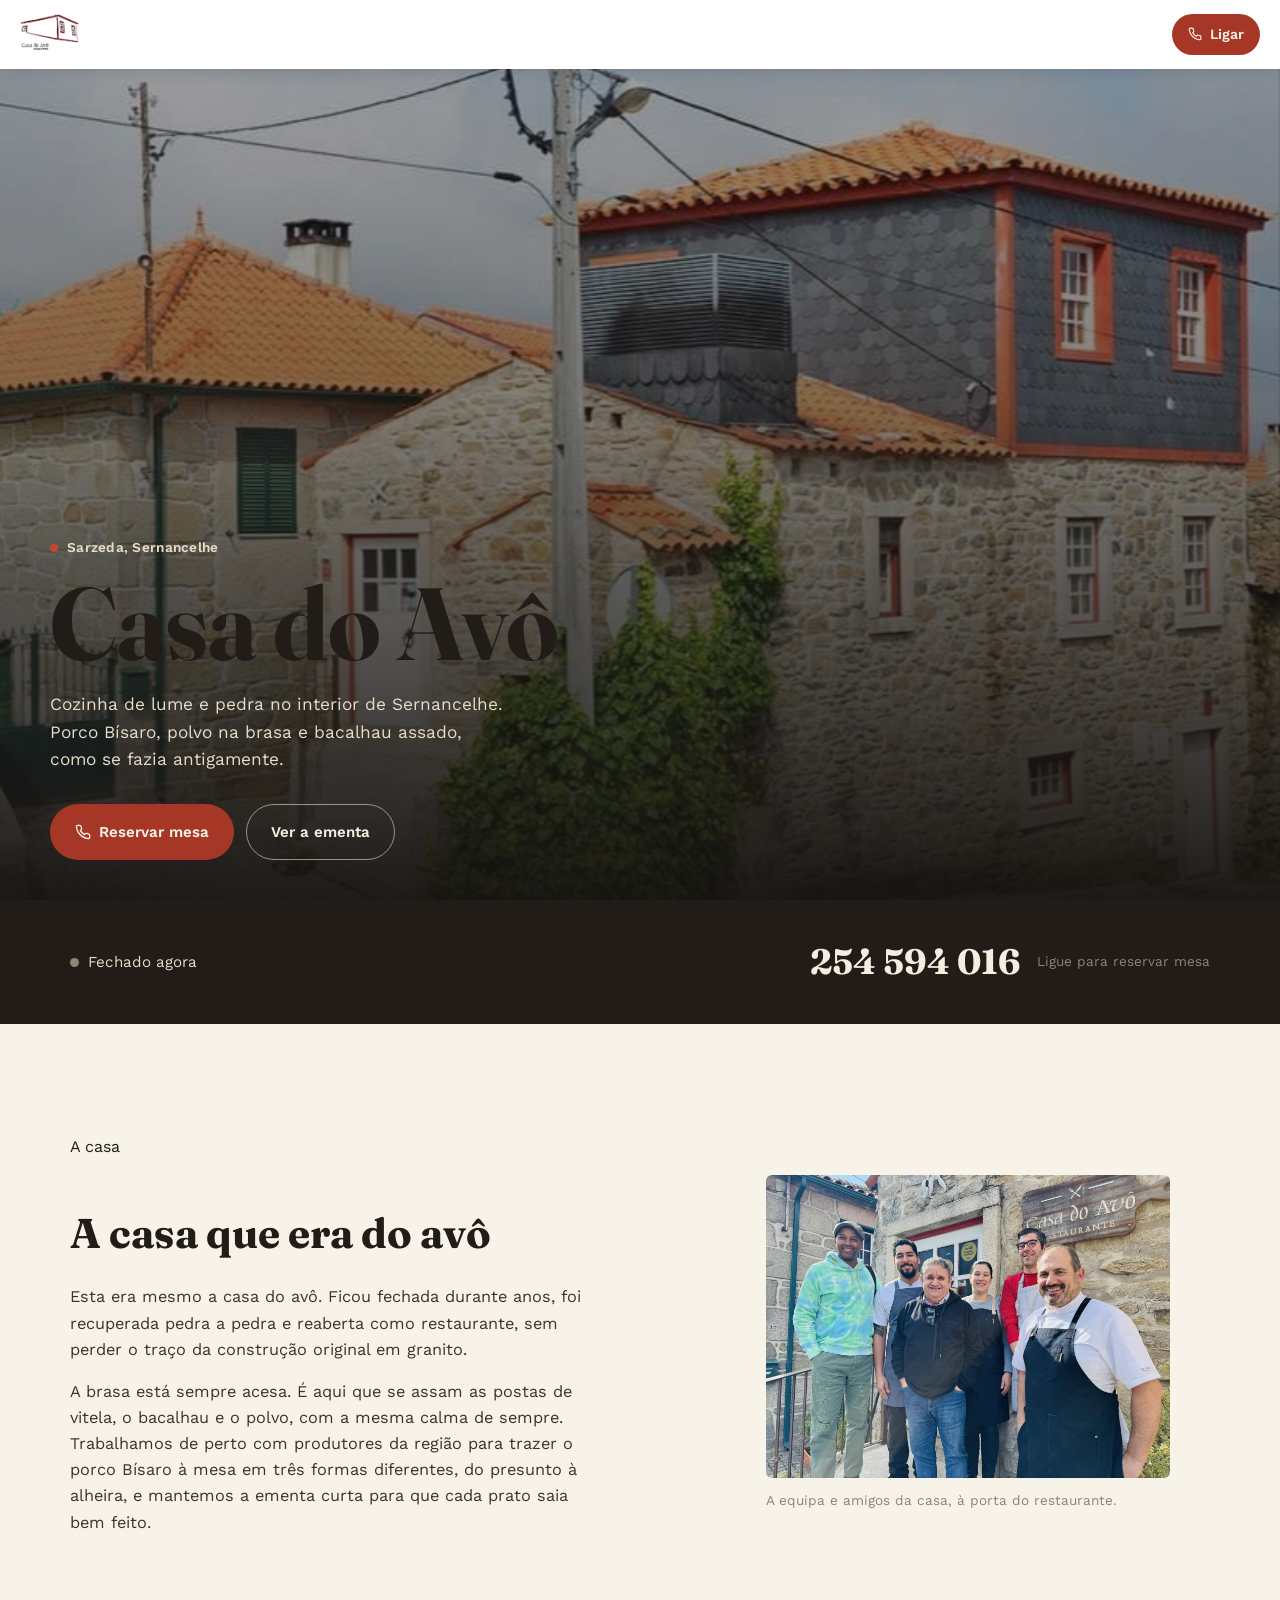
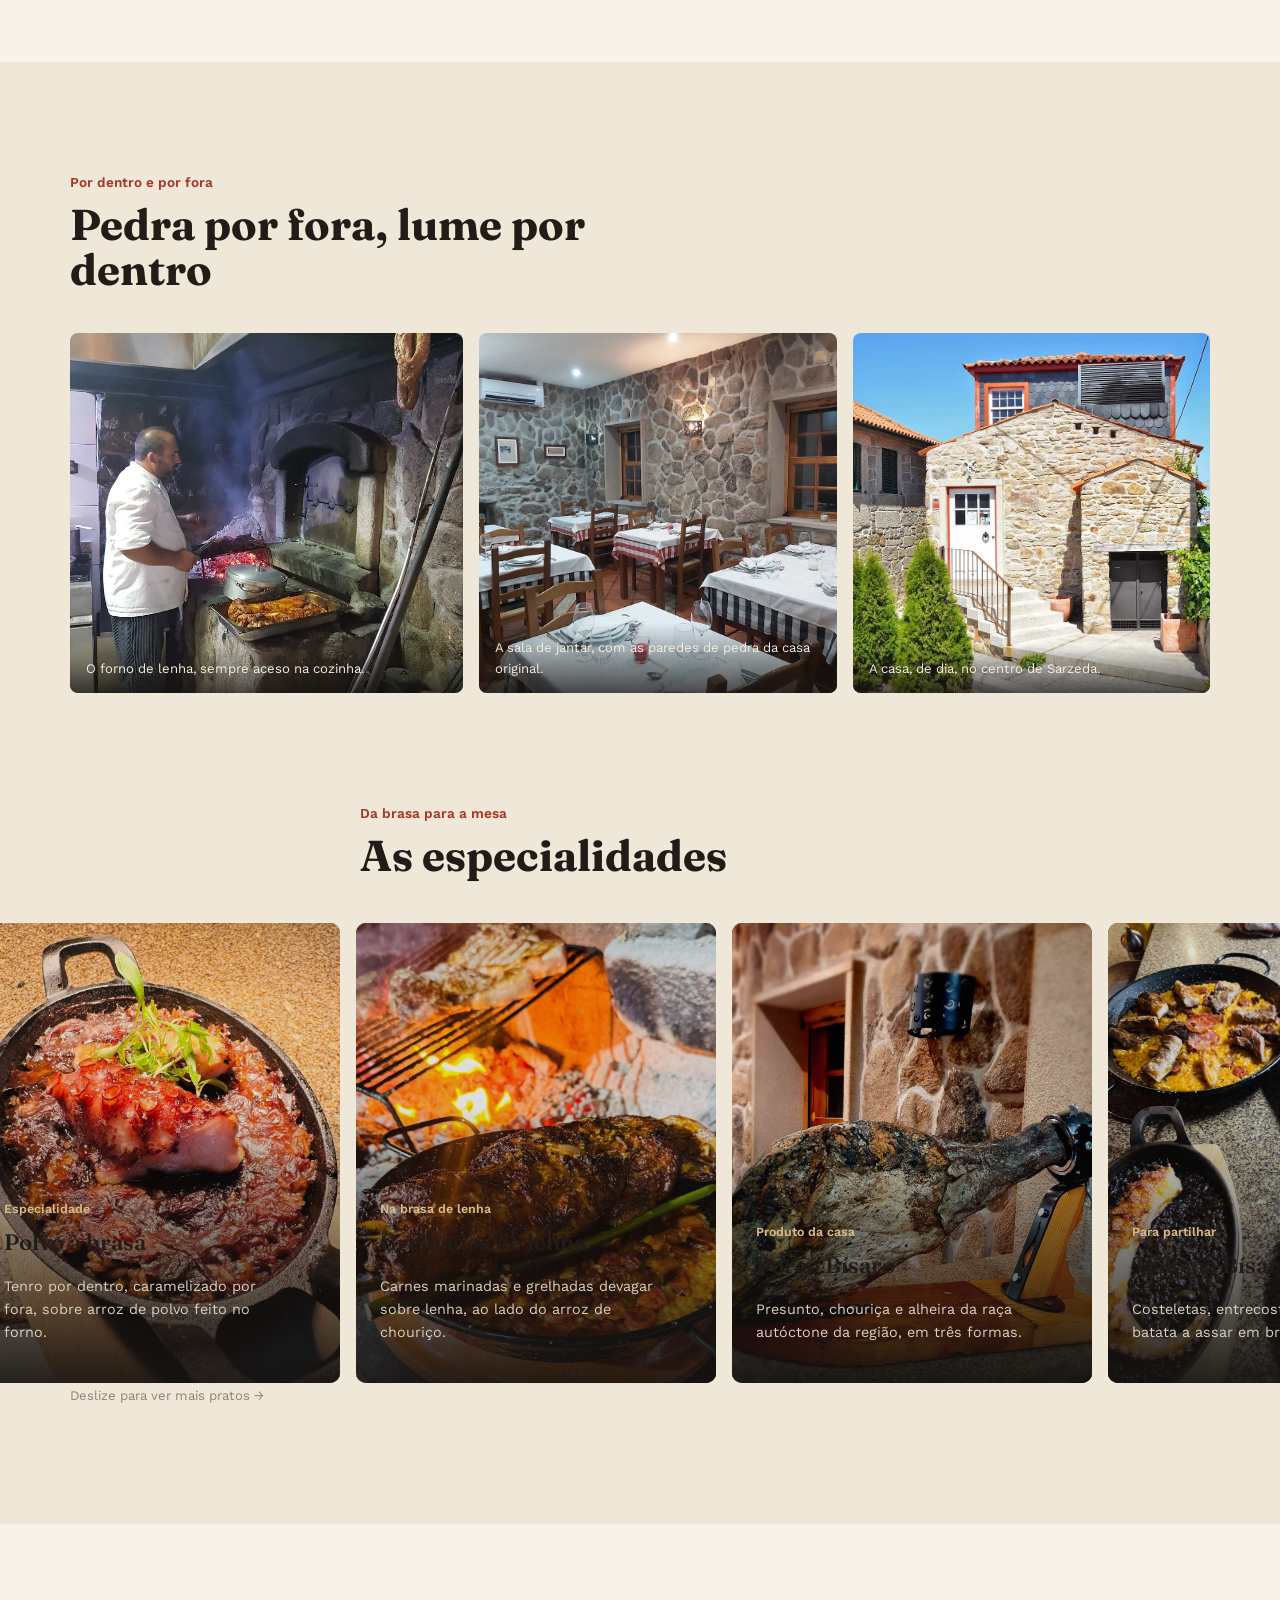
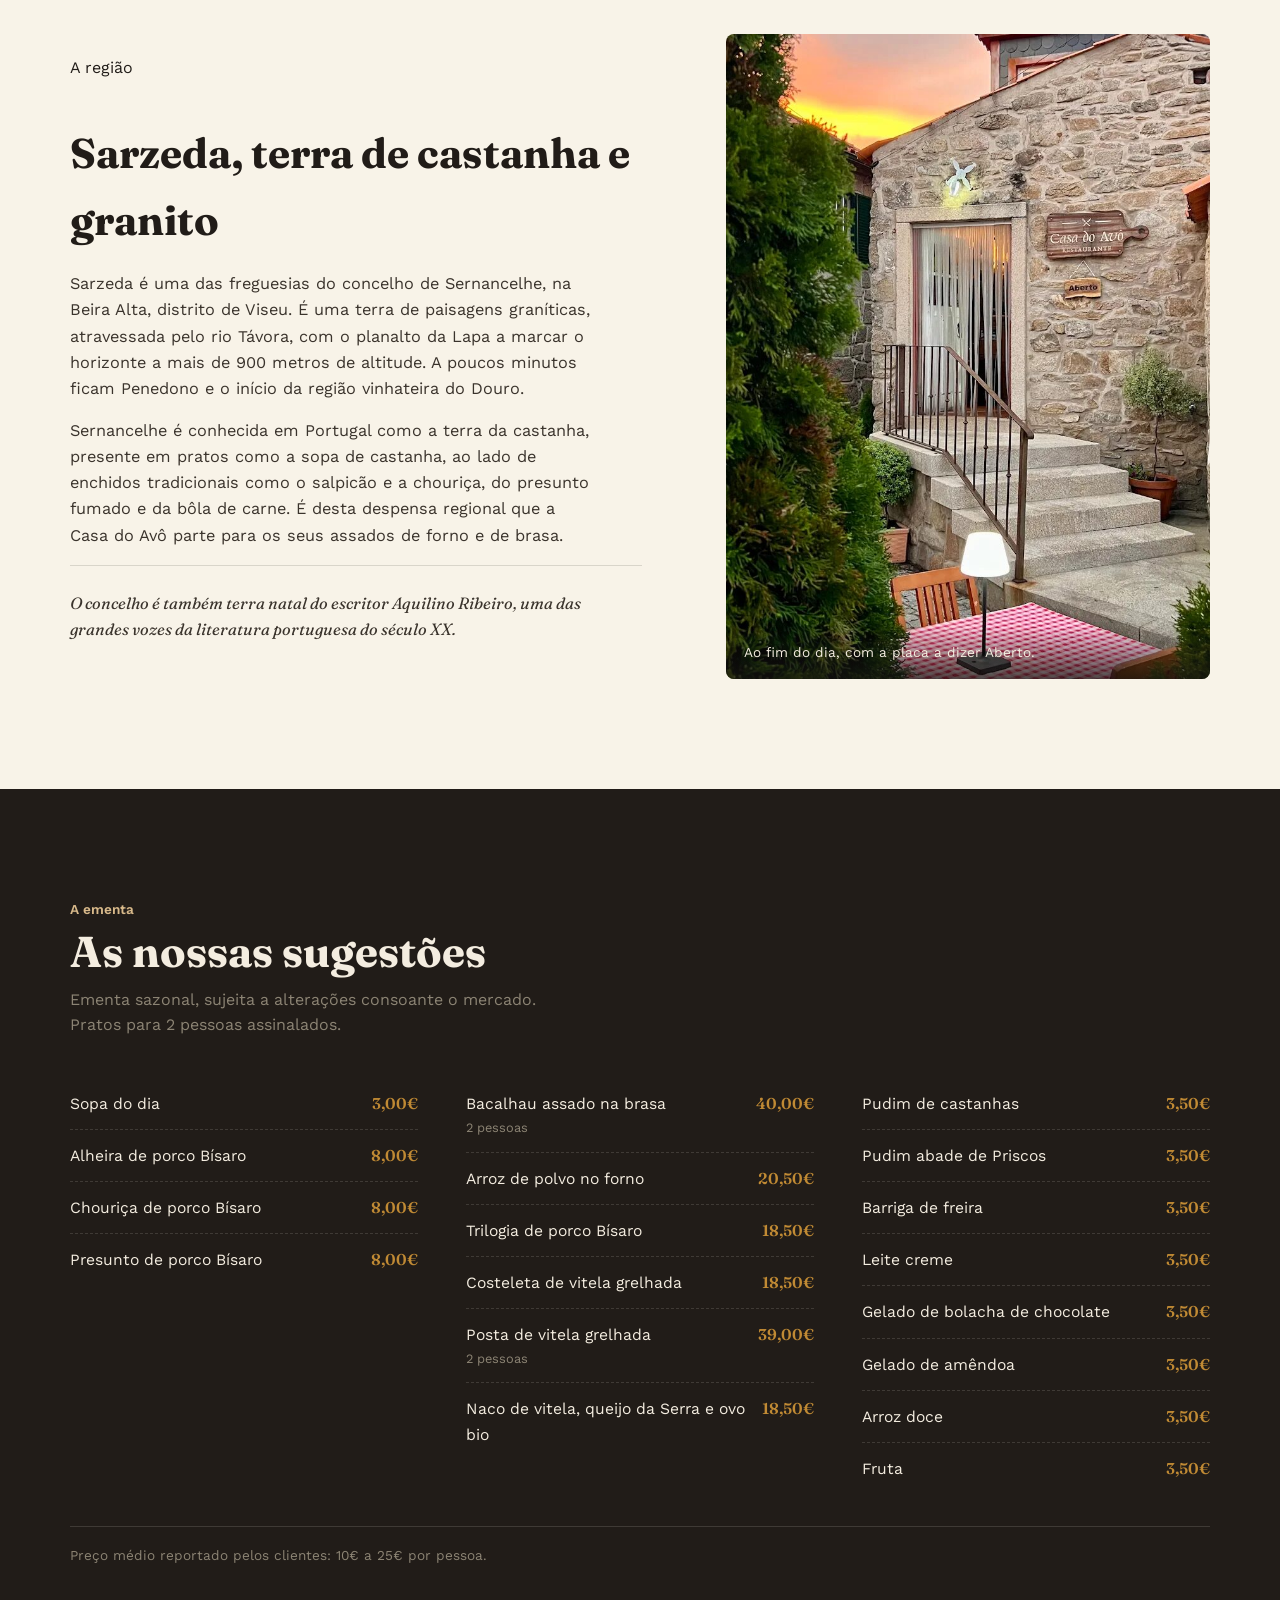
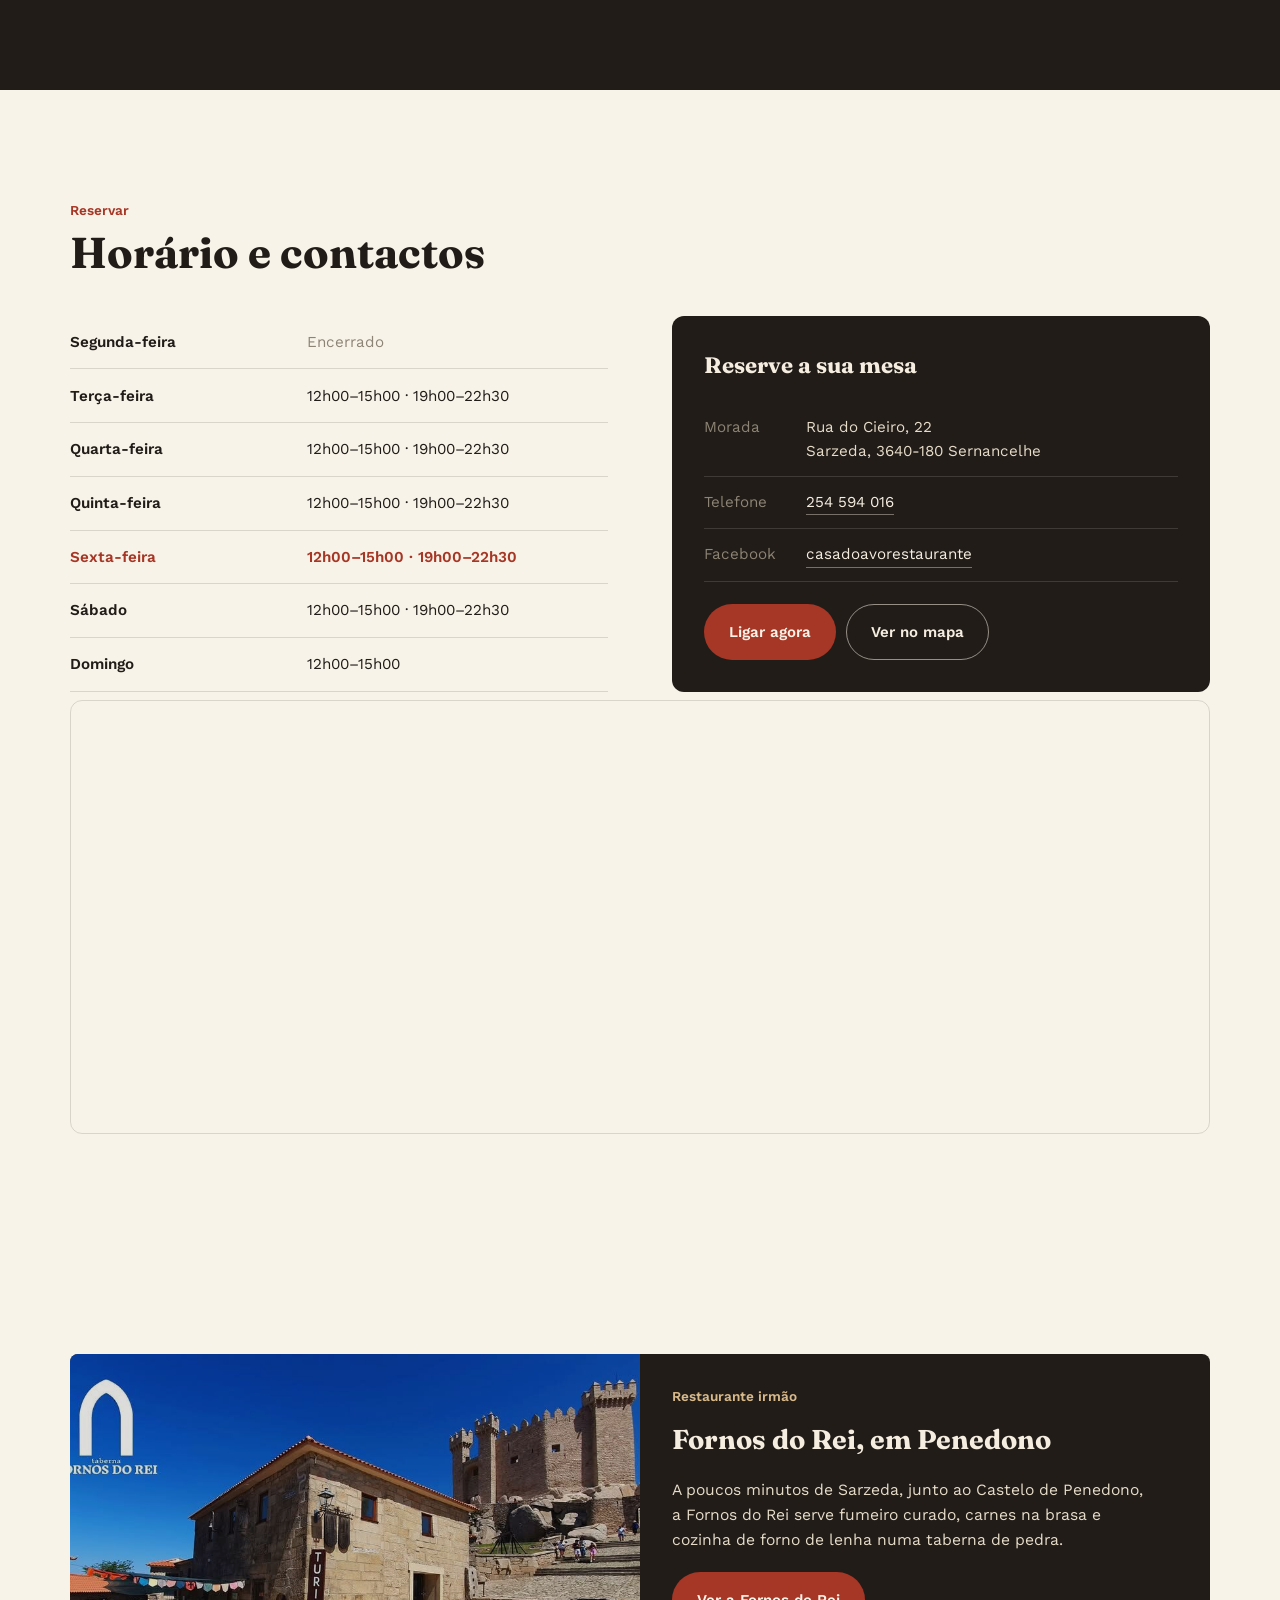
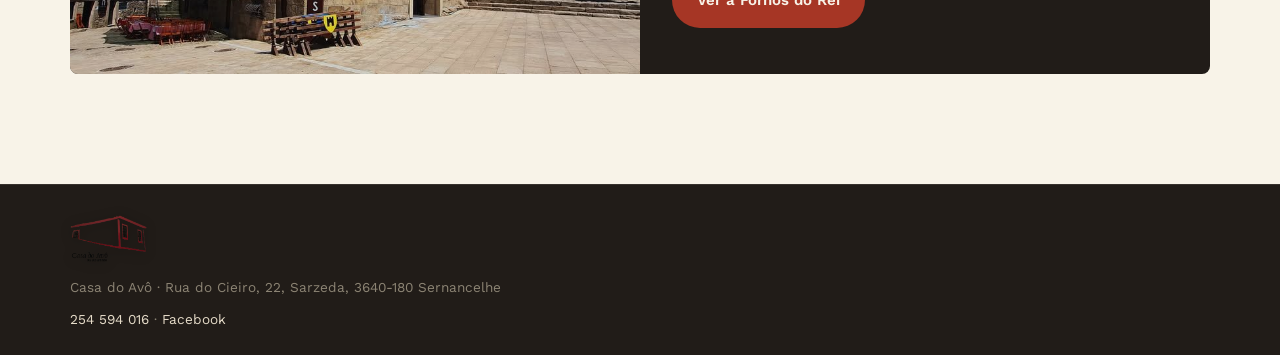
<file: casa-do-avo/index.html>
<!DOCTYPE html>
<html lang="pt">
<head>
<meta charset="UTF-8">
<meta name="viewport" content="width=device-width, initial-scale=1.0">
<title>Casa do Avô | Reserve mesa em Sarzeda, Sernancelhe</title>
<meta name="description" content="Restaurante tradicional em Sarzeda, Sernancelhe. Cozinha ao lume, porco Bísaro, polvo à brasa e bacalhau assado. Reserve por telefone: 254 594 016.">
<link rel="icon" type="image/png" sizes="32x32" href="images/favicon-32.png">
<link rel="icon" type="image/png" sizes="512x512" href="images/favicon-512.png">
<link rel="apple-touch-icon" sizes="180x180" href="images/apple-touch-icon.png">
<link rel="shortcut icon" href="images/favicon.ico">
<link rel="preconnect" href="https://fonts.googleapis.com">
<link rel="preconnect" href="https://fonts.gstatic.com" crossorigin>
<link href="https://fonts.googleapis.com/css2?family=Fraunces:ital,opsz,wght@0,9..144,300;0,9..144,500;0,9..144,600;0,9..144,700;0,9..144,900;1,9..144,500;1,9..144,600&family=Work+Sans:wght@400;500;600;700&display=swap" rel="stylesheet">
<script type="application/ld+json">
{
  "@context": "https://schema.org",
  "@type": "Restaurant",
  "name": "Casa do Avô",
  "image": "https://jfdacunha.github.io/paginas-web/casa-do-avo/images/casa-do-avo-entrada-ao-por-do-sol.jpg",
  "servesCuisine": ["Portuguesa", "Tradicional Portuguesa", "Churrasco"],
  "address": {
    "@type": "PostalAddress",
    "streetAddress": "Rua do Cieiro, 22",
    "addressLocality": "Sarzeda",
    "addressRegion": "Sernancelhe",
    "postalCode": "3640-180",
    "addressCountry": "PT"
  },
  "telephone": "+351254594016",
  "priceRange": "€10-€25",
  "url": "https://jfdacunha.github.io/paginas-web/casa-do-avo/",
  "sameAs": ["https://www.facebook.com/casadoavorestaurante"],
  "openingHoursSpecification": [
    {
      "@type": "OpeningHoursSpecification",
      "dayOfWeek": ["Tuesday", "Wednesday", "Thursday", "Friday", "Saturday"],
      "opens": "12:00",
      "closes": "15:00"
    },
    {
      "@type": "OpeningHoursSpecification",
      "dayOfWeek": ["Tuesday", "Wednesday", "Thursday", "Friday", "Saturday"],
      "opens": "19:00",
      "closes": "22:30"
    },
    {
      "@type": "OpeningHoursSpecification",
      "dayOfWeek": ["Sunday"],
      "opens": "12:00",
      "closes": "15:00"
    }
  ]
}
</script>
<style>
  :root{
    --cream:#efe7d8;
    --paper:#f8f3e8;
    --charcoal:#211c18;
    --charcoal-soft:#2c2620;
    --ember:#a63625;
    --ember-dark:#7d281a;
    --ember-bright:#c8452e;
    --stone:#8c8474;
    --ivy:#465a3b;
    --gold:#c08a34;
    --line: rgba(33,28,24,0.14);
    --max: 1180px;
    --safe-bottom: env(safe-area-inset-bottom, 0px);
  }
  *{box-sizing:border-box;}
  html{scroll-behavior:smooth; overflow-x:hidden; width:100%;}
  body{
    margin:0;
    background:var(--cream);
    color:var(--charcoal);
    font-family:'Work Sans', sans-serif;
    font-size:16px;
    line-height:1.6;
    -webkit-font-smoothing:antialiased;
    padding-bottom:68px;
    overflow-x:hidden;
    width:100%;
    max-width:100vw;
  }
  h1,h2,h3{ font-family:'Fraunces', serif; margin:0; color:var(--charcoal); }
  a{ color:inherit; }
  img{ display:block; max-width:100%; }
  .wrap{ max-width:var(--max); margin:0 auto; padding:0 20px; }
  :focus-visible{ outline:3px solid var(--gold); outline-offset:3px; }

  .reveal{ opacity:0; transform:translateY(22px); transition:opacity 0.7s ease, transform 0.7s ease; }
  .reveal.is-visible{ opacity:1; transform:translateY(0); }
  @media (prefers-reduced-motion: reduce){
    .reveal{ opacity:1 !important; transform:none !important; transition:none !important; }
    html{ scroll-behavior:auto; }
  }

  .topbar{
    position:fixed; top:0; left:0; right:0; z-index:60;
    display:flex; align-items:center; justify-content:space-between;
    padding:14px 20px; color:var(--charcoal);
    background:#ffffff; box-shadow:0 2px 14px rgba(0,0,0,0.12);
    transition:padding 0.3s ease, box-shadow 0.3s ease;
  }
  .topbar.scrolled{
    padding:10px 20px; box-shadow:0 6px 20px rgba(0,0,0,0.16);
  }
  .topbar .brand{ display:flex; align-items:center; }
  .topbar .brand-badge{ display:flex; align-items:center; }
  .topbar .brand-badge img{ height:40px; width:auto; display:block; }
  .topbar .call{
    display:flex; align-items:center; gap:8px;
    font-family:'Work Sans', sans-serif; font-weight:600; font-size:0.88rem;
    text-decoration:none; color:#f8f3e8; background:var(--ember);
    padding:9px 16px; border-radius:999px;
  }
  .topbar .call svg{ width:14px; height:14px; flex:none; }

  .hero{
    position:relative; min-height:100svh; display:flex; align-items:flex-end;
    background:#151210; overflow:hidden;
  }
  .hero img{
    position:absolute; inset:0; width:100%; height:112%; object-fit:cover; opacity:0.8;
    transform:translateY(0); will-change:transform;
  }
  .hero::after{
    content:""; position:absolute; inset:0; z-index:1;
    background:linear-gradient(180deg, rgba(21,18,16,0.2) 0%, rgba(21,18,16,0.4) 45%, rgba(21,18,16,0.95) 100%);
  }
  .hero-content{ position:relative; z-index:2; width:100%; padding:0 20px 40px; color:#f4ede0; }
  .hero-inner{ max-width:var(--max); margin:0 auto; }
  .ember-dot{
    display:inline-block; width:8px; height:8px; border-radius:50%; background:var(--ember-bright);
    margin-right:9px; box-shadow:0 0 0 0 rgba(200,69,46,0.6); animation:pulse 2.4s ease-out infinite;
  }
  @keyframes pulse{
    0%{ box-shadow:0 0 0 0 rgba(200,69,46,0.55); }
    70%{ box-shadow:0 0 0 9px rgba(200,69,46,0); }
    100%{ box-shadow:0 0 0 0 rgba(200,69,46,0); }
  }
  .hero-eyebrow{
    font-family:'Work Sans', sans-serif; font-weight:600; font-size:0.85rem; letter-spacing:0.02em;
    color:#e6dcc9; display:flex; align-items:center; margin-bottom:16px;
  }
  .hero h1{ font-size:clamp(2.7rem, 12vw, 6.4rem); font-weight:700; line-height:0.94; max-width:13ch; }
  .hero p.lead{ margin-top:20px; max-width:42ch; font-size:1.08rem; color:#e6dcc9; }
  .hero-actions{ margin-top:30px; display:flex; gap:12px; flex-wrap:wrap; }
  .btn{
    display:inline-flex; align-items:center; gap:8px;
    font-family:'Work Sans', sans-serif; font-weight:600; font-size:0.94rem; text-decoration:none;
    padding:15px 24px; border-radius:999px; border:1px solid transparent;
    transition:transform 0.15s ease, background 0.2s ease, color 0.2s ease;
  }
  .btn:active{ transform:scale(0.97); }
  .btn-primary{ background:var(--ember); color:#f8f3e8; }
  .btn-primary:hover{ background:var(--ember-dark); }
  .btn-ghost{ border-color:rgba(244,237,224,0.55); color:#f4ede0; }
  .btn-ghost:hover{ background:rgba(244,237,224,0.12); }
  .btn svg{ width:16px; height:16px; }

  .reserve-strip{ background:var(--charcoal); color:#e6dcc9; padding:34px 0; }
  .reserve-grid{ display:flex; flex-direction:column; gap:20px; align-items:flex-start; justify-content:space-between; }
  .status-line{ display:flex; align-items:center; gap:9px; font-size:0.95rem; }
  .status-dot{ width:9px; height:9px; border-radius:50%; background:var(--ivy); flex:none; }
  .status-dot.closed{ background:var(--stone); }
  .status-line strong{ color:#f4ede0; }
  .reserve-cta{ display:flex; align-items:center; gap:16px; flex-wrap:wrap; width:100%; }
  .reserve-phone{
    font-family:'Fraunces', serif; font-weight:700; font-size:clamp(1.6rem, 6vw, 2.2rem);
    color:#f4ede0; text-decoration:none; white-space:nowrap;
  }
  .reserve-note{ font-size:0.85rem; color:var(--stone); }

  section{ padding:72px 0; }
  .section-head{ max-width:60ch; margin-bottom:40px; }
  .section-head .kicker{
    font-family:'Work Sans', sans-serif; font-weight:600; color:var(--ember); font-size:0.85rem;
    margin-bottom:8px; display:block;
  }
  .section-head h2{ font-size:clamp(1.9rem, 6vw, 2.7rem); font-weight:700; line-height:1.06; }

  .story{ background:var(--paper); }
  .story-grid{ display:grid; grid-template-columns:1fr; gap:36px; align-items:center; }
  .story-text p{ font-size:1.02rem; color:#3a332c; max-width:52ch; }
  .story-text p + p{ margin-top:16px; }
  .story-photo img{ width:100%; height:auto; border-radius:6px; }
  .story-photo figcaption{ margin-top:12px; font-size:0.85rem; color:var(--stone); }

  .dish-scroller{
    display:flex; gap:16px; overflow-x:auto; scroll-snap-type:x mandatory;
    padding:4px 20px 20px; margin:0 -20px;
    -webkit-overflow-scrolling:touch; scrollbar-width:none;
  }
  .dish-scroller::-webkit-scrollbar{ display:none; }
  .dish-card{
    flex:0 0 78%; scroll-snap-align:start; background:var(--charcoal); border-radius:10px;
    overflow:hidden; position:relative; min-height:400px; display:flex; align-items:flex-end;
  }
  .dish-card img{ position:absolute; inset:0; width:100%; height:100%; object-fit:cover; opacity:0.9; }
  .dish-card::after{ content:""; position:absolute; inset:0; background:linear-gradient(180deg, rgba(21,18,16,0) 40%, rgba(21,18,16,0.92) 100%); }
  .dish-card-text{ position:relative; z-index:2; padding:24px; color:#f4ede0; }
  .dish-card-text .tag{ font-size:0.78rem; color:#d8b98a; font-weight:600; margin-bottom:6px; display:block; }
  .dish-card-text h3{ font-size:1.4rem; font-weight:600; margin-bottom:6px; }
  .dish-card-text p{ font-size:0.9rem; color:#d9d0bf; max-width:32ch; }
  .scroller-hint{ font-size:0.82rem; color:var(--stone); margin-top:-6px; padding:0 20px 8px; }

  .region{ background:var(--paper); }
  .region-grid{ display:grid; grid-template-columns:1fr; gap:32px; align-items:center; }
  .region-text p{ font-size:1.02rem; color:#3a332c; max-width:52ch; }
  .region-text p + p{ margin-top:16px; }
  .region-fact{
    margin-top:28px; padding-top:24px; border-top:1px solid var(--line);
    font-family:'Fraunces', serif; font-style:italic; color:var(--stone); font-size:1rem;
  }
  .region-photo{ margin:0; position:relative; border-radius:8px; overflow:hidden; }
  .region-photo img{ width:100%; height:340px; object-fit:cover; object-position:center 30%; display:block; }
  .region-photo figcaption{
    position:absolute; left:0; right:0; bottom:0; padding:16px 18px;
    font-size:0.85rem; color:#f4ede0;
    background:linear-gradient(180deg, rgba(21,18,16,0) 0%, rgba(21,18,16,0.75) 100%);
  }

  .menu-board{ background:var(--charcoal); color:#e6dcc9; }
  .menu-board .section-head .kicker{ color:#d8b98a; }
  .menu-board .section-head h2{ color:#f4ede0; }
  .menu-board .section-head p{ color:var(--stone); margin-top:12px; max-width:52ch; }
  .menu-tabs{ display:flex; gap:8px; margin-bottom:28px; flex-wrap:wrap; }
  .menu-tab{
    font-family:'Work Sans', sans-serif; font-weight:600; font-size:0.9rem; color:var(--stone);
    background:transparent; border:1px solid rgba(244,237,224,0.2); padding:10px 18px;
    border-radius:999px; cursor:pointer; transition:background 0.2s ease, color 0.2s ease, border-color 0.2s ease;
  }
  .menu-tab.active{ background:var(--ember); color:#f8f3e8; border-color:var(--ember); }
  .menu-panel{ display:none; }
  .menu-panel.active{ display:block; }
  .menu-item{
    display:flex; justify-content:space-between; align-items:baseline; gap:12px; padding:13px 0;
    border-bottom:1px dashed rgba(244,237,224,0.14); font-size:0.98rem;
  }
  .menu-item:last-child{ border-bottom:none; }
  .menu-item .name{ color:#f4ede0; }
  .menu-item .note{ display:block; font-size:0.8rem; color:var(--stone); margin-top:2px; }
  .menu-item .price{ font-family:'Fraunces', serif; color:var(--gold); font-weight:600; white-space:nowrap; }
  .menu-note{ margin-top:32px; font-size:0.85rem; color:var(--stone); border-top:1px solid rgba(244,237,224,0.14); padding-top:18px; }

  .ambience{ background:var(--cream); }
  .ambience-grid{
    display:grid; grid-template-columns:1fr; gap:16px;
  }
  .ambience-photo{ margin:0; position:relative; border-radius:8px; overflow:hidden; }
  .ambience-photo img{ width:100%; height:280px; object-fit:cover; }
  .ambience-photo.tall img{ height:360px; }
  .ambience-photo figcaption{
    position:absolute; left:0; right:0; bottom:0; padding:14px 16px;
    font-size:0.82rem; color:#f4ede0;
    background:linear-gradient(180deg, rgba(21,18,16,0) 0%, rgba(21,18,16,0.75) 100%);
  }

  .visit{ background:var(--paper); }
  .visit-grid{ display:grid; grid-template-columns:1fr; gap:36px; }
  .map-embed{
    grid-column:1 / -1; margin-top:8px; border-radius:12px; overflow:hidden;
    aspect-ratio:16/9; border:1px solid var(--line);
  }
  .hours-table{ width:100%; border-collapse:collapse; }
  .hours-table td{ padding:10px 0; border-bottom:1px solid var(--line); font-size:0.95rem; }
  .hours-table td:first-child{ font-weight:600; width:44%; }
  .hours-table tr.today td{ color:var(--ember); font-weight:600; }
  .hours-table td.closed{ color:var(--stone); }

  .contact-card{ background:var(--charcoal); color:#e6dcc9; padding:32px; border-radius:12px; }
  .contact-card h3{ color:#f4ede0; font-size:1.4rem; margin-bottom:18px; }
  .contact-line{ display:flex; gap:14px; padding:13px 0; border-bottom:1px solid rgba(244,237,224,0.14); font-size:0.95rem; }
  .contact-line:last-of-type{ border-bottom:none; }
  .contact-line .label{ color:var(--stone); min-width:88px; }
  .contact-line a{ color:#f4ede0; text-decoration:none; border-bottom:1px solid rgba(244,237,224,0.4); }
  .contact-line a:hover{ border-color:#f4ede0; }
  .contact-actions{ margin-top:22px; display:flex; gap:10px; flex-wrap:wrap; }

  .sibling{ background:var(--paper); }
  .sibling-card{
    display:grid; grid-template-columns:1fr; gap:0; background:var(--charcoal);
    border-radius:8px; overflow:hidden;
  }
  .sibling-photo{ position:relative; height:240px; }
  .sibling-photo img{ width:100%; height:100%; object-fit:cover; opacity:0.85; }
  .sibling-text{ padding:32px; color:#e6dcc9; }
  .sibling-text .kicker{ color:#d8b98a; font-size:0.85rem; font-weight:600; display:block; margin-bottom:10px; }
  .sibling-text h3{ font-family:'Fraunces', serif; color:#f4ede0; font-size:1.7rem; font-weight:700; margin-bottom:12px; }
  .sibling-text p{ font-size:0.98rem; max-width:48ch; margin-bottom:20px; }

  footer{ background:var(--charcoal); color:var(--stone); padding:30px 0 24px; font-size:0.85rem; border-top:1px solid rgba(244,237,224,0.1); }
  footer .wrap{ display:flex; flex-direction:column; gap:10px; }
  footer a{ color:#e6dcc9; text-decoration:none; }
  footer a:hover{ text-decoration:underline; }
  .footer-logo{ display:inline-flex; width:fit-content; }
  .footer-logo img{ height:52px; width:auto; display:block; filter:drop-shadow(0 2px 6px rgba(0,0,0,0.4)); }

  .mobile-bar{
    position:fixed; left:0; right:0; bottom:0; z-index:70;
    display:flex; gap:10px; padding:12px 16px calc(12px + var(--safe-bottom));
    background:rgba(33,28,24,0.97); backdrop-filter:blur(6px);
    box-shadow:0 -8px 24px rgba(0,0,0,0.25);
  }
  .mobile-bar a{
    flex:1; text-align:center; font-family:'Work Sans', sans-serif; font-weight:700; font-size:0.95rem;
    text-decoration:none; padding:13px; border-radius:999px;
  }
  .mobile-bar .call{ background:var(--ember); color:#f8f3e8; }
  .mobile-bar .map{ background:transparent; color:#e6dcc9; border:1px solid rgba(244,237,224,0.3); }

  @media (min-width:860px){
    body{ padding-bottom:0; }
    .mobile-bar{ display:none; }
    section{ padding:110px 0; }
    .story-grid{ grid-template-columns:1.1fr 0.9fr; gap:64px; }
    .region-grid{ grid-template-columns:1.1fr 0.9fr; gap:64px; }
    .region-photo img{ height:100%; min-height:380px; }
    .ambience-grid{ grid-template-columns:1.1fr 1fr 1fr; }
    .ambience-photo img{ height:100%; min-height:340px; }
    .visit-grid{ grid-template-columns:1fr 1fr; gap:64px; }
    .map-embed{ aspect-ratio:21/8; }
    .dish-scroller{ padding:4px 20px 8px; }
    .dish-card{ flex:0 0 360px; min-height:460px; }
    .reserve-grid{ flex-direction:row; align-items:center; }
    .reserve-cta{ width:auto; justify-content:flex-end; }
    .menu-columns-desktop{ display:grid; grid-template-columns:repeat(3,1fr); gap:48px; }
    .menu-tabs{ display:none; }
    .menu-panel{ display:block !important; }
    .sibling-card{ grid-template-columns:1fr 1fr; }
    .sibling-photo{ height:100%; min-height:320px; }
  }
</style>
</head>
<body>

<div class="topbar" id="topbar">
  <span class="brand">
    <span class="brand-badge"><img src="images/casa-do-avo-logo.png" alt="Casa do Avô Restaurante"></span>
  </span>
  <a class="call" href="tel:+351254594016">
    <svg viewBox="0 0 24 24" fill="none" stroke="currentColor" stroke-width="2"><path d="M22 16.92v3a2 2 0 0 1-2.18 2 19.79 19.79 0 0 1-8.63-3.07 19.5 19.5 0 0 1-6-6 19.79 19.79 0 0 1-3.07-8.67A2 2 0 0 1 4.11 2h3a2 2 0 0 1 2 1.72c.127.96.361 1.903.7 2.81a2 2 0 0 1-.45 2.11L8.09 9.91a16 16 0 0 0 6 6l1.27-1.27a2 2 0 0 1 2.11-.45c.907.339 1.85.573 2.81.7A2 2 0 0 1 22 16.92z"/></svg>
    Ligar
  </a>
</div>

<header class="hero">
  <img id="hero-img" src="images/casa-do-avo-fachada-sarzeda-sernancelhe.jpg" alt="Fachada em granito da Casa do Avô, com telhado de telha vermelha e trepadeira verde, em Sarzeda, Sernancelhe">
  <div class="hero-content">
    <div class="hero-inner">
      <span class="hero-eyebrow"><span class="ember-dot"></span>Sarzeda, Sernancelhe</span>
      <h1>Casa do Avô</h1>
      <p class="lead">Cozinha de lume e pedra no interior de Sernancelhe. Porco Bísaro, polvo na brasa e bacalhau assado, como se fazia antigamente.</p>
      <div class="hero-actions">
        <a class="btn btn-primary" href="tel:+351254594016">
          <svg viewBox="0 0 24 24" fill="none" stroke="currentColor" stroke-width="2"><path d="M22 16.92v3a2 2 0 0 1-2.18 2 19.79 19.79 0 0 1-8.63-3.07 19.5 19.5 0 0 1-6-6 19.79 19.79 0 0 1-3.07-8.67A2 2 0 0 1 4.11 2h3a2 2 0 0 1 2 1.72c.127.96.361 1.903.7 2.81a2 2 0 0 1-.45 2.11L8.09 9.91a16 16 0 0 0 6 6l1.27-1.27a2 2 0 0 1 2.11-.45c.907.339 1.85.573 2.81.7A2 2 0 0 1 22 16.92z"/></svg>
          Reservar mesa
        </a>
        <a class="btn btn-ghost" href="#menu">Ver a ementa</a>
      </div>
    </div>
  </div>
</header>

<div class="reserve-strip">
  <div class="wrap reserve-grid">
    <div class="status-line" id="status-line">
      <span class="status-dot" id="status-dot"></span>
      <span id="status-text">A verificar horário…</span>
    </div>
    <div class="reserve-cta">
      <a class="reserve-phone" href="tel:+351254594016">254 594 016</a>
      <span class="reserve-note">Ligue para reservar mesa</span>
    </div>
  </div>
</div>

<section class="story">
  <div class="wrap story-grid">
    <div class="story-text reveal">
      <span class="section-head kicker" style="display:block;">A casa</span>
      <h2 style="font-size:clamp(1.9rem,6vw,2.6rem); font-weight:700; margin-bottom:18px;">A casa que era do avô</h2>
      <p>Esta era mesmo a casa do avô. Ficou fechada durante anos, foi recuperada pedra a pedra e reaberta como restaurante, sem perder o traço da construção original em granito.</p>
      <p>A brasa está sempre acesa. É aqui que se assam as postas de vitela, o bacalhau e o polvo, com a mesma calma de sempre. Trabalhamos de perto com produtores da região para trazer o porco Bísaro à mesa em três formas diferentes, do presunto à alheira, e mantemos a ementa curta para que cada prato saia bem feito.</p>
    </div>
    <figure class="story-photo reveal">
      <img src="images/casa-do-avo-equipa-restaurante.jpg" alt="Equipa e amigos da casa, à porta da Casa do Avô em Sarzeda">
      <figcaption>A equipa e amigos da casa, à porta do restaurante.</figcaption>
    </figure>
  </div>
</section>

<section class="ambience">
  <div class="wrap">
    <div class="section-head reveal">
      <span class="kicker">Por dentro e por fora</span>
      <h2>Pedra por fora, lume por dentro</h2>
    </div>
    <div class="ambience-grid reveal">
      <figure class="ambience-photo tall">
        <img src="images/casa-do-avo-cozinheiro-forno-lenha.jpg" alt="Cozinheiro a preparar carnes no forno de lenha tradicional da Casa do Avô">
        <figcaption>O forno de lenha, sempre aceso na cozinha.</figcaption>
      </figure>
      <figure class="ambience-photo">
        <img src="images/casa-do-avo-sala-jantar.jpg" alt="Sala de jantar da Casa do Avô, paredes em pedra granítica e mesas postas">
        <figcaption>A sala de jantar, com as paredes de pedra da casa original.</figcaption>
      </figure>
      <figure class="ambience-photo">
        <img src="images/casa-do-avo-fachada-dia.jpg" alt="Fachada da Casa do Avô durante o dia, em Sarzeda, Sernancelhe">
        <figcaption>A casa, de dia, no centro de Sarzeda.</figcaption>
      </figure>
    </div>
  </div>
</section>

<section style="padding-top:0;">
  <div class="wrap section-head reveal">
    <span class="kicker">Da brasa para a mesa</span>
    <h2>As especialidades</h2>
  </div>
  <div class="dish-scroller reveal" id="dish-scroller">
    <div class="dish-card">
      <img src="images/casa-do-avo-polvo-brasa.jpg" alt="Polvo assado na brasa, servido sobre arroz de forno">
      <div class="dish-card-text">
        <span class="tag">Especialidade</span>
        <h3>Polvo à brasa</h3>
        <p>Tenro por dentro, caramelizado por fora, sobre arroz de polvo feito no forno.</p>
      </div>
    </div>
    <div class="dish-card">
      <img src="images/casa-do-avo-entrecosto-lenha.jpg" alt="Entrecosto grelhado na brasa de lenha, junto a arroz malandrinho">
      <div class="dish-card-text">
        <span class="tag">Na brasa de lenha</span>
        <h3>Grelhados de lenha</h3>
        <p>Carnes marinadas e grelhadas devagar sobre lenha, ao lado do arroz de chouriço.</p>
      </div>
    </div>
    <div class="dish-card">
      <img src="images/casa-do-avo-presunto-porco-bisaro.jpg" alt="Presunto de porco Bísaro em cura, apoiado em suporte de madeira">
      <div class="dish-card-text">
        <span class="tag">Produto da casa</span>
        <h3>Porco Bísaro</h3>
        <p>Presunto, chouriça e alheira da raça autóctone da região, em três formas.</p>
      </div>
    </div>
    <div class="dish-card">
      <img src="images/casa-do-avo-mesa-pratos.jpg" alt="Trilogia de porco Bísaro e petiscos servidos à mesa na Casa do Avô">
      <div class="dish-card-text">
        <span class="tag">Para partilhar</span>
        <h3>Trilogia Bísaro</h3>
        <p>Costeletas, entrecosto e chouriça, com batata a assar em brasa lenta.</p>
      </div>
    </div>
    <div class="dish-card">
      <img src="images/casa-do-avo-arroz-polvo-forno.jpg" alt="Arroz de polvo no forno com presunto, servido em travessa de barro">
      <div class="dish-card-text">
        <span class="tag">No forno de lenha</span>
        <h3>Arroz de polvo</h3>
        <p>Feito no forno, com presunto e o sabor a fumo próprio da lenha.</p>
      </div>
    </div>
    <div class="dish-card">
      <img src="images/casa-do-avo-posta-vitela-ervas.jpg" alt="Posta de vitela grelhada com alho, tomilho e louro fresco">
      <div class="dish-card-text">
        <span class="tag">Para partilhar · 2 pessoas</span>
        <h3>Posta de vitela</h3>
        <p>Grelhada no ponto, finalizada com alho e ervas frescas da horta.</p>
      </div>
    </div>
    <div class="dish-card">
      <img src="images/casa-do-avo-bife-batata-frita.jpg" alt="Bife grelhado servido em tábua de madeira, com couve refogada e batata frita">
      <div class="dish-card-text">
        <span class="tag">Também na ementa</span>
        <h3>Bife na tábua</h3>
        <p>Grelhado na hora, com couve refogada e batata frita bem estaladiça.</p>
      </div>
    </div>
    <div class="dish-card">
      <img src="images/casa-do-avo-polvo-batata-esplanada.jpg" alt="Polvo grelhado com batatas a murro, servido na esplanada da Casa do Avô">
      <div class="dish-card-text">
        <span class="tag">Na esplanada</span>
        <h3>Polvo com batata a murro</h3>
        <p>A outra face do polvo da casa, grelhado e servido com batatas a murro.</p>
      </div>
    </div>
  </div>
  <p class="scroller-hint wrap">Deslize para ver mais pratos →</p>
</section>

<section class="region">
  <div class="wrap region-grid">
    <div class="region-text reveal">
      <span class="section-head kicker" style="display:block;">A região</span>
      <h2 style="font-size:clamp(1.9rem,6vw,2.6rem); font-weight:700; margin-bottom:18px;">Sarzeda, terra de castanha e granito</h2>
      <p>Sarzeda é uma das freguesias do concelho de Sernancelhe, na Beira Alta, distrito de Viseu. É uma terra de paisagens graníticas, atravessada pelo rio Távora, com o planalto da Lapa a marcar o horizonte a mais de 900 metros de altitude. A poucos minutos ficam Penedono e o início da região vinhateira do Douro.</p>
      <p>Sernancelhe é conhecida em Portugal como a terra da castanha, presente em pratos como a sopa de castanha, ao lado de enchidos tradicionais como o salpicão e a chouriça, do presunto fumado e da bôla de carne. É desta despensa regional que a Casa do Avô parte para os seus assados de forno e de brasa.</p>
      <p class="region-fact">O concelho é também terra natal do escritor Aquilino Ribeiro, uma das grandes vozes da literatura portuguesa do século XX.</p>
    </div>
    <figure class="region-photo reveal">
      <img src="images/casa-do-avo-entrada-ao-por-do-sol.jpg" alt="Entrada da Casa do Avô ao pôr do sol, casa de granito com placa Aberto, em Sarzeda, Sernancelhe">
      <figcaption>Ao fim do dia, com a placa a dizer Aberto.</figcaption>
    </figure>
  </div>
</section>

<section class="menu-board" id="menu">
  <div class="wrap">
    <div class="section-head reveal">
      <span class="kicker">A ementa</span>
      <h2>As nossas sugestões</h2>
      <p>Ementa sazonal, sujeita a alterações consoante o mercado. Pratos para 2 pessoas assinalados.</p>
    </div>
    <div class="menu-tabs" id="menu-tabs">
      <button class="menu-tab active" data-tab="entradas">Entradas</button>
      <button class="menu-tab" data-tab="pratos">Pratos</button>
      <button class="menu-tab" data-tab="sobremesas">Sobremesas</button>
    </div>
    <div class="menu-columns-desktop">
      <div class="menu-panel active" data-panel="entradas">
        <div class="menu-item"><span class="name">Sopa do dia</span><span class="price">3,00€</span></div>
        <div class="menu-item"><span class="name">Alheira de porco Bísaro</span><span class="price">8,00€</span></div>
        <div class="menu-item"><span class="name">Chouriça de porco Bísaro</span><span class="price">8,00€</span></div>
        <div class="menu-item"><span class="name">Presunto de porco Bísaro</span><span class="price">8,00€</span></div>
      </div>
      <div class="menu-panel" data-panel="pratos">
        <div class="menu-item"><span class="name">Bacalhau assado na brasa<span class="note">2 pessoas</span></span><span class="price">40,00€</span></div>
        <div class="menu-item"><span class="name">Arroz de polvo no forno</span><span class="price">20,50€</span></div>
        <div class="menu-item"><span class="name">Trilogia de porco Bísaro</span><span class="price">18,50€</span></div>
        <div class="menu-item"><span class="name">Costeleta de vitela grelhada</span><span class="price">18,50€</span></div>
        <div class="menu-item"><span class="name">Posta de vitela grelhada<span class="note">2 pessoas</span></span><span class="price">39,00€</span></div>
        <div class="menu-item"><span class="name">Naco de vitela, queijo da Serra e ovo bio</span><span class="price">18,50€</span></div>
      </div>
      <div class="menu-panel" data-panel="sobremesas">
        <div class="menu-item"><span class="name">Pudim de castanhas</span><span class="price">3,50€</span></div>
        <div class="menu-item"><span class="name">Pudim abade de Priscos</span><span class="price">3,50€</span></div>
        <div class="menu-item"><span class="name">Barriga de freira</span><span class="price">3,50€</span></div>
        <div class="menu-item"><span class="name">Leite creme</span><span class="price">3,50€</span></div>
        <div class="menu-item"><span class="name">Gelado de bolacha de chocolate</span><span class="price">3,50€</span></div>
        <div class="menu-item"><span class="name">Gelado de amêndoa</span><span class="price">3,50€</span></div>
        <div class="menu-item"><span class="name">Arroz doce</span><span class="price">3,50€</span></div>
        <div class="menu-item"><span class="name">Fruta</span><span class="price">3,50€</span></div>
      </div>
    </div>
    <p class="menu-note">Preço médio reportado pelos clientes: 10€ a 25€ por pessoa.</p>
  </div>
</section>

<section class="visit">
  <div class="wrap">
    <div class="section-head reveal">
      <span class="kicker">Reservar</span>
      <h2>Horário e contactos</h2>
    </div>
    <div class="visit-grid">
      <table class="hours-table" id="hours-table">
        <tr data-day="1"><td>Segunda-feira</td><td class="closed">Encerrado</td></tr>
        <tr data-day="2"><td>Terça-feira</td><td>12h00–15h00 · 19h00–22h30</td></tr>
        <tr data-day="3"><td>Quarta-feira</td><td>12h00–15h00 · 19h00–22h30</td></tr>
        <tr data-day="4"><td>Quinta-feira</td><td>12h00–15h00 · 19h00–22h30</td></tr>
        <tr data-day="5"><td>Sexta-feira</td><td>12h00–15h00 · 19h00–22h30</td></tr>
        <tr data-day="6"><td>Sábado</td><td>12h00–15h00 · 19h00–22h30</td></tr>
        <tr data-day="0"><td>Domingo</td><td>12h00–15h00</td></tr>
      </table>
      <div class="contact-card">
        <h3>Reserve a sua mesa</h3>
        <div class="contact-line"><span class="label">Morada</span><span>Rua do Cieiro, 22<br>Sarzeda, 3640-180 Sernancelhe</span></div>
        <div class="contact-line"><span class="label">Telefone</span><a href="tel:+351254594016">254 594 016</a></div>
        <div class="contact-line"><span class="label">Facebook</span><a href="https://www.facebook.com/casadoavorestaurante" target="_blank" rel="noopener">casadoavorestaurante</a></div>
        <div class="contact-actions">
          <a class="btn btn-primary" href="tel:+351254594016">Ligar agora</a>
          <a class="btn btn-ghost" href="https://www.google.com/maps/search/?api=1&query=Rua+do+Cieiro+22+Sarzeda+Sernancelhe" target="_blank" rel="noopener">Ver no mapa</a>
        </div>
      </div>
    </div>
    <div class="map-embed reveal">
      <iframe
        src="https://www.google.com/maps?q=Rua+do+Cieiro+22,+Sarzeda,+3640-180+Sernancelhe&output=embed"
        width="100%" height="100%" style="border:0;" allowfullscreen="" loading="lazy"
        referrerpolicy="no-referrer-when-downgrade"
        title="Mapa com a localização da Casa do Avô em Sarzeda, Sernancelhe"></iframe>
    </div>
  </div>
</section>

<section class="sibling">
  <div class="wrap">
    <div class="sibling-card reveal">
      <div class="sibling-photo">
        <img src="images/fornos-do-rei-fachada-castelo-penedono.jpg" alt="Fachada da Fornos do Rei junto ao Castelo de Penedono">
      </div>
      <div class="sibling-text">
        <span class="kicker">Restaurante irmão</span>
        <h3>Fornos do Rei, em Penedono</h3>
        <p>A poucos minutos de Sarzeda, junto ao Castelo de Penedono, a Fornos do Rei serve fumeiro curado, carnes na brasa e cozinha de forno de lenha numa taberna de pedra.</p>
        <a class="btn btn-primary" href="https://jfdacunha.github.io/paginas-web/fornos-do-rei/" target="_blank" rel="noopener">Ver a Fornos do Rei</a>
      </div>
    </div>
  </div>
</section>

<footer>
  <div class="wrap">
    <span class="footer-logo"><img src="images/casa-do-avo-logo.png" alt="Casa do Avô Restaurante"></span>
    <span>Casa do Avô · Rua do Cieiro, 22, Sarzeda, 3640-180 Sernancelhe</span>
    <span><a href="tel:+351254594016">254 594 016</a> · <a href="https://www.facebook.com/casadoavorestaurante" target="_blank" rel="noopener">Facebook</a></span>
  </div>
</footer>

<div class="mobile-bar">
  <a class="call" href="tel:+351254594016">Ligar e reservar</a>
  <a class="map" href="https://www.google.com/maps/search/?api=1&query=Rua+do+Cieiro+22+Sarzeda+Sernancelhe" target="_blank" rel="noopener">Mapa</a>
</div>

<script>
  var topbar = document.getElementById('topbar');
  window.addEventListener('scroll', function(){
    if(window.scrollY > 40){ topbar.classList.add('scrolled'); }
    else{ topbar.classList.remove('scrolled'); }
  }, { passive:true });

  var reduceMotion = window.matchMedia('(prefers-reduced-motion: reduce)').matches;
  if(!reduceMotion && 'IntersectionObserver' in window){
    var io = new IntersectionObserver(function(entries){
      entries.forEach(function(e){
        if(e.isIntersecting){ e.target.classList.add('is-visible'); io.unobserve(e.target); }
      });
    }, { threshold:0.15 });
    document.querySelectorAll('.reveal').forEach(function(el){ io.observe(el); });
  } else {
    document.querySelectorAll('.reveal').forEach(function(el){ el.classList.add('is-visible'); });
  }

  var heroImg = document.getElementById('hero-img');
  if(!reduceMotion){
    window.addEventListener('scroll', function(){
      var y = window.scrollY;
      if(y < window.innerHeight){
        heroImg.style.transform = 'translateY(' + (y * 0.12) + 'px)';
      }
    }, { passive:true });
  }

  var tabs = document.querySelectorAll('.menu-tab');
  var panels = document.querySelectorAll('.menu-panel');
  tabs.forEach(function(tab){
    tab.addEventListener('click', function(){
      tabs.forEach(function(t){ t.classList.remove('active'); });
      panels.forEach(function(p){ p.classList.remove('active'); });
      tab.classList.add('active');
      document.querySelector('.menu-panel[data-panel="' + tab.dataset.tab + '"]').classList.add('active');
    });
  });

  (function(){
    var schedule = {
      0: [[12,0,15,0]],
      1: [],
      2: [[12,0,15,0],[19,0,22,30]],
      3: [[12,0,15,0],[19,0,22,30]],
      4: [[12,0,15,0],[19,0,22,30]],
      5: [[12,0,15,0],[19,0,22,30]],
      6: [[12,0,15,0],[19,0,22,30]]
    };
    var dayNames = ['Domingo','Segunda-feira','Terça-feira','Quarta-feira','Quinta-feira','Sexta-feira','Sábado'];
    var now = new Date();
    var day = now.getDay();
    var minutesNow = now.getHours() * 60 + now.getMinutes();
    var ranges = schedule[day];
    var open = false;
    for(var i=0; i<ranges.length; i++){
      var r = ranges[i];
      var start = r[0]*60 + r[1];
      var end = r[2]*60 + r[3];
      if(minutesNow >= start && minutesNow <= end){ open = true; break; }
    }
    var statusDot = document.getElementById('status-dot');
    var statusText = document.getElementById('status-text');
    if(open){
      statusText.innerHTML = '<strong>Aberto agora</strong>';
    } else {
      statusDot.classList.add('closed');
      statusText.innerHTML = 'Fechado agora';
    }
    var todayRow = document.querySelector('.hours-table tr[data-day="' + day + '"]');
    if(todayRow){ todayRow.classList.add('today'); }
  })();
</script>

</body>
</html>
</file>
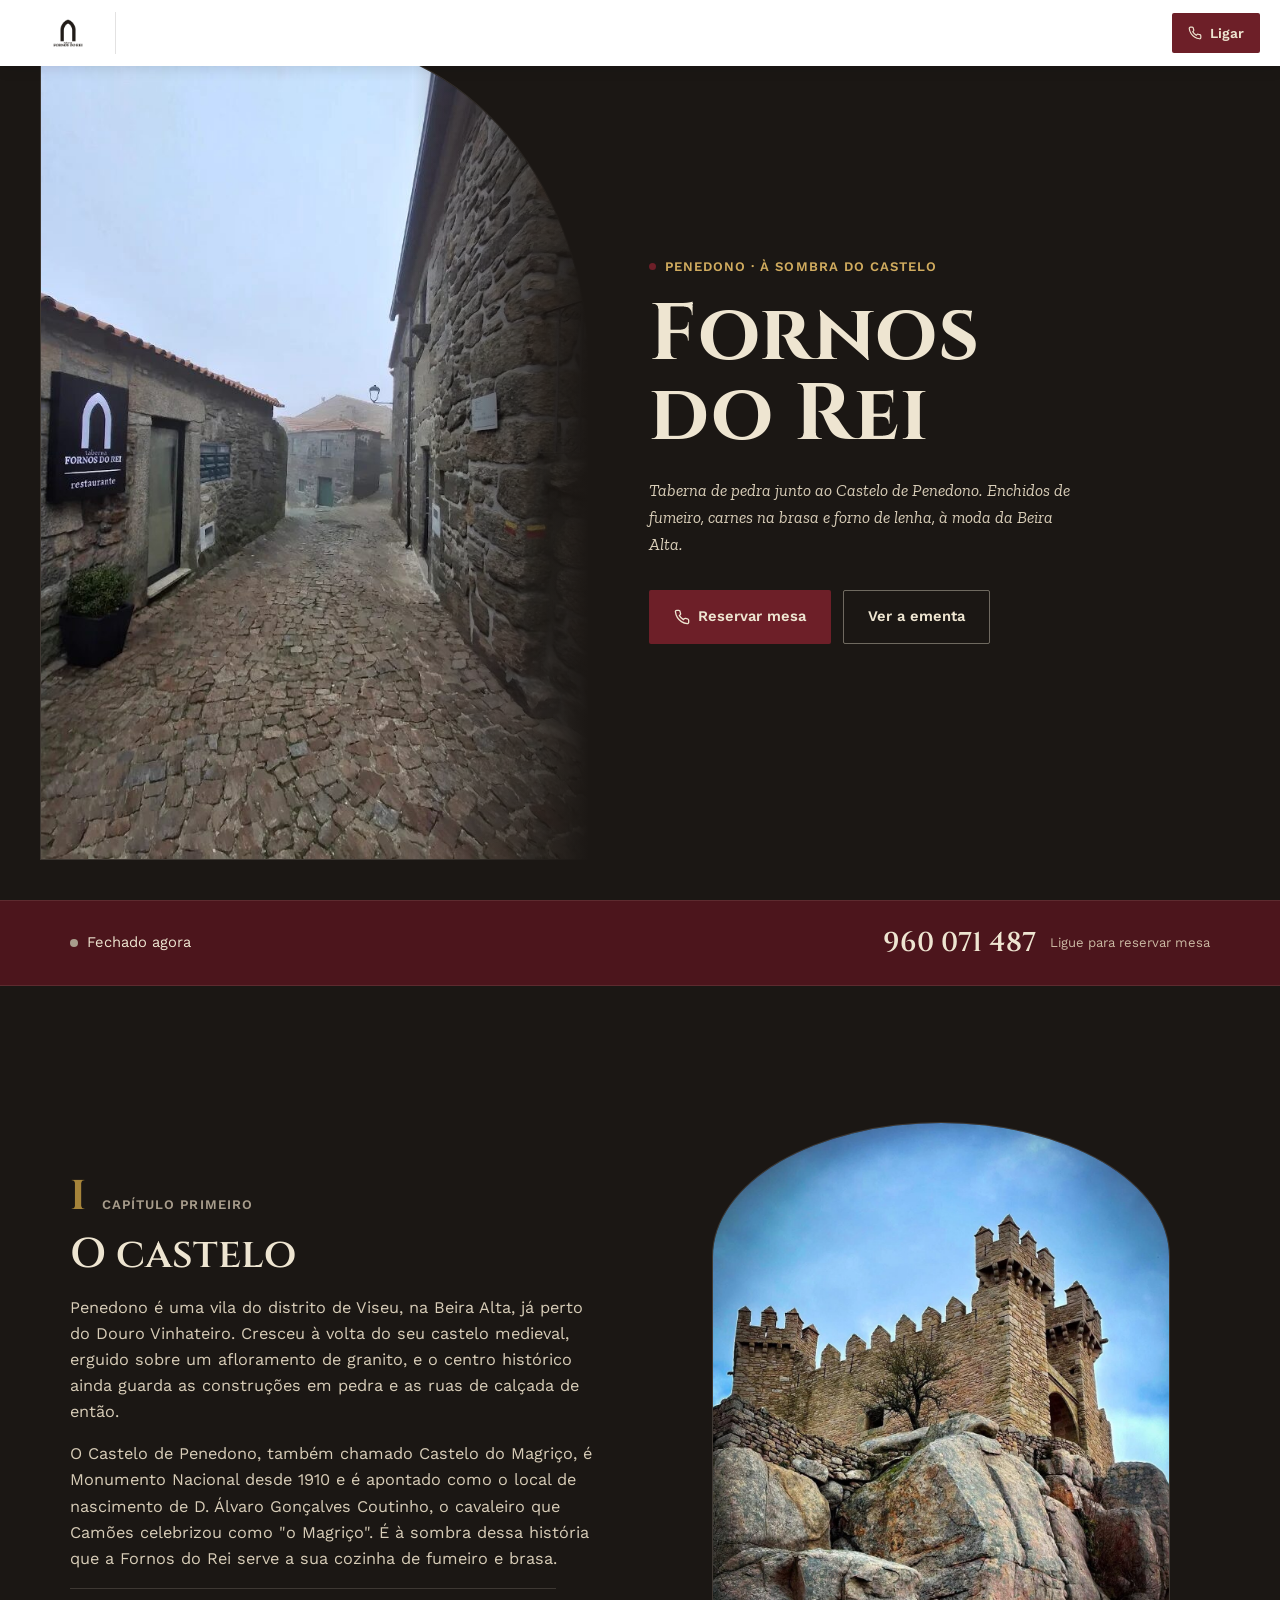
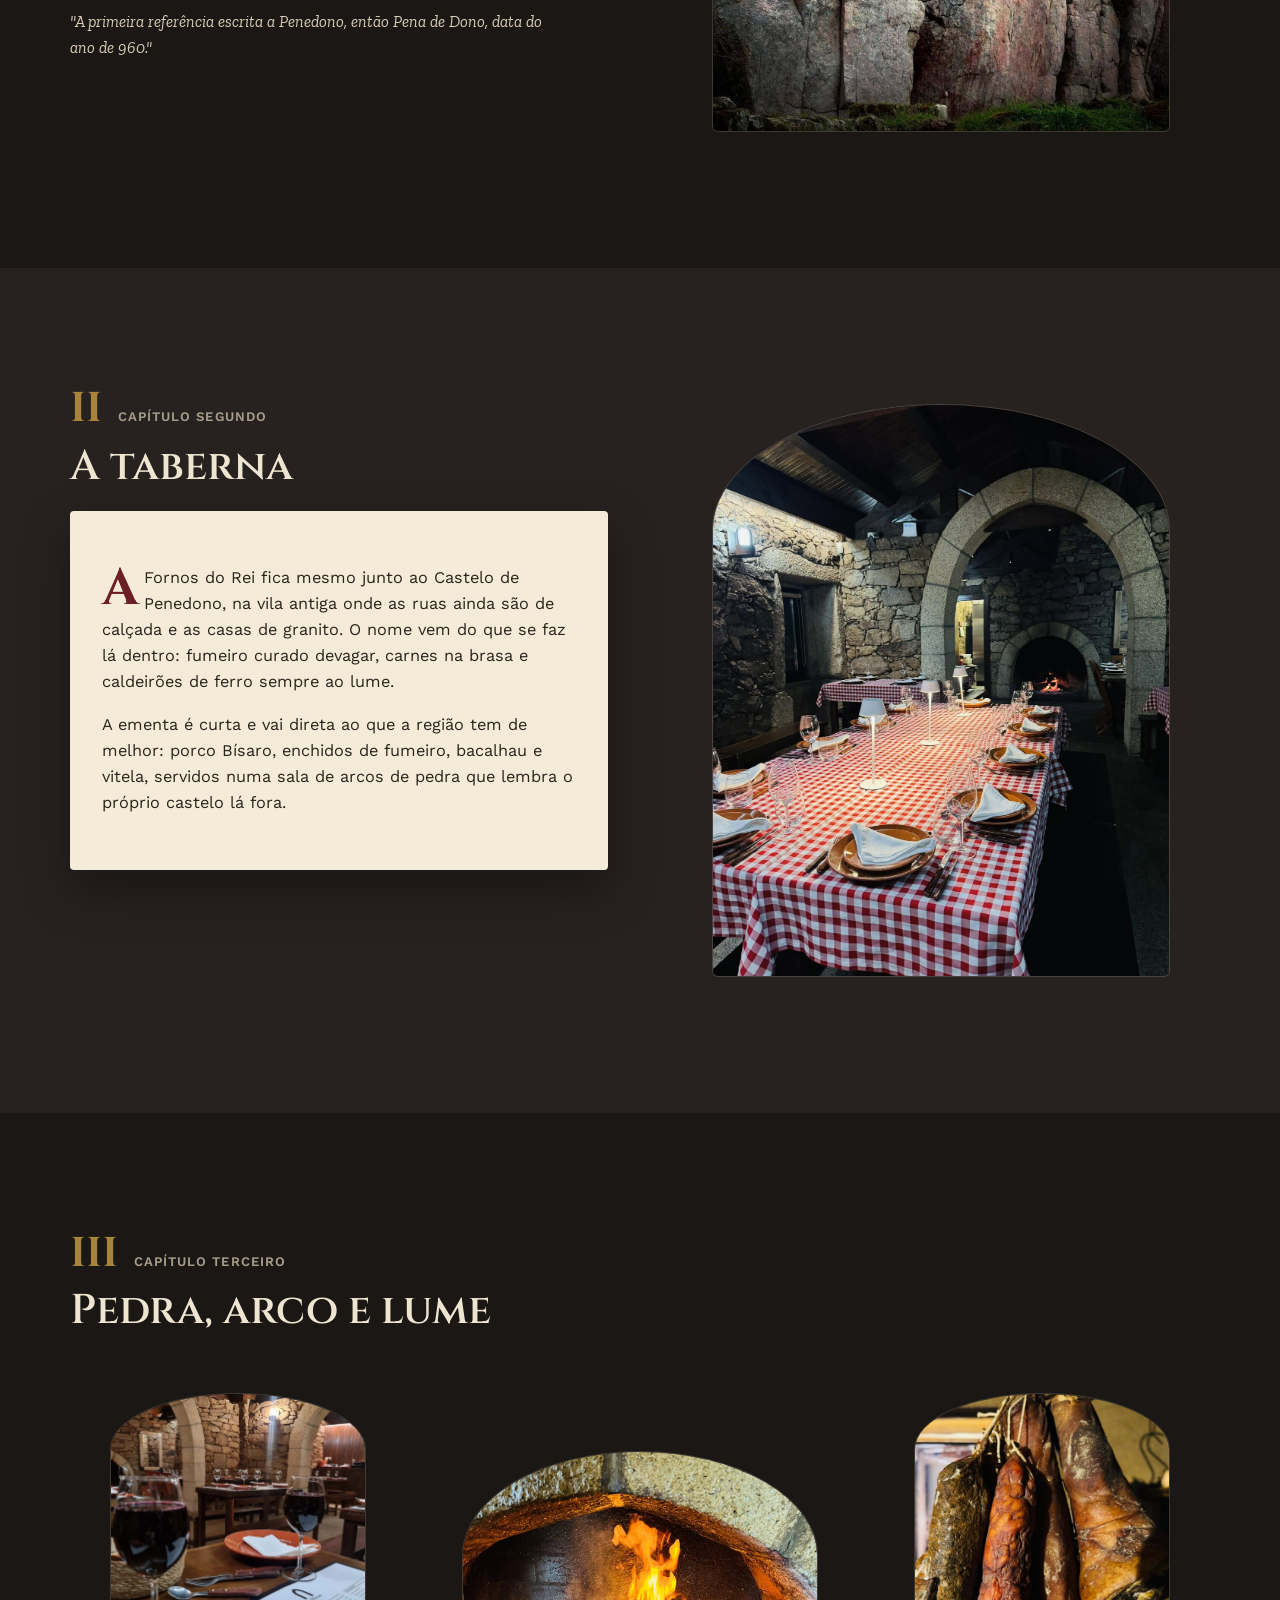
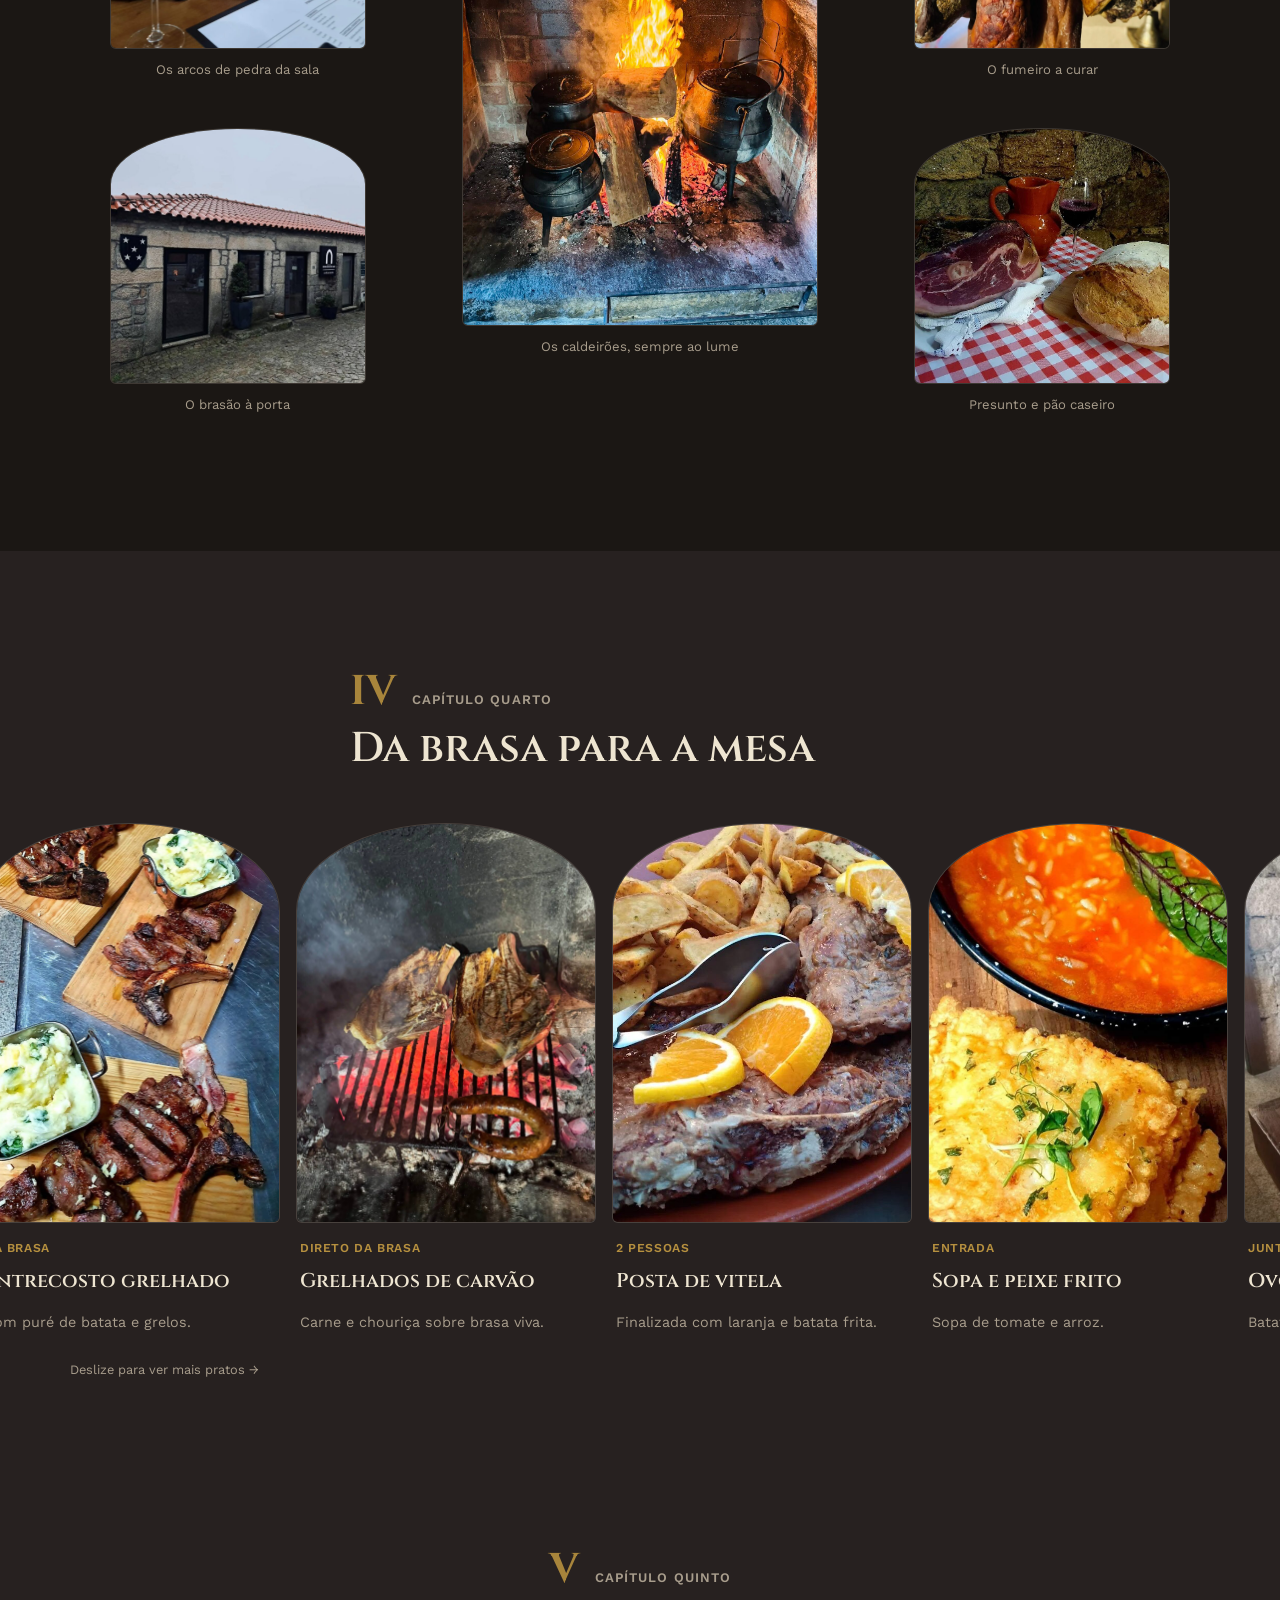
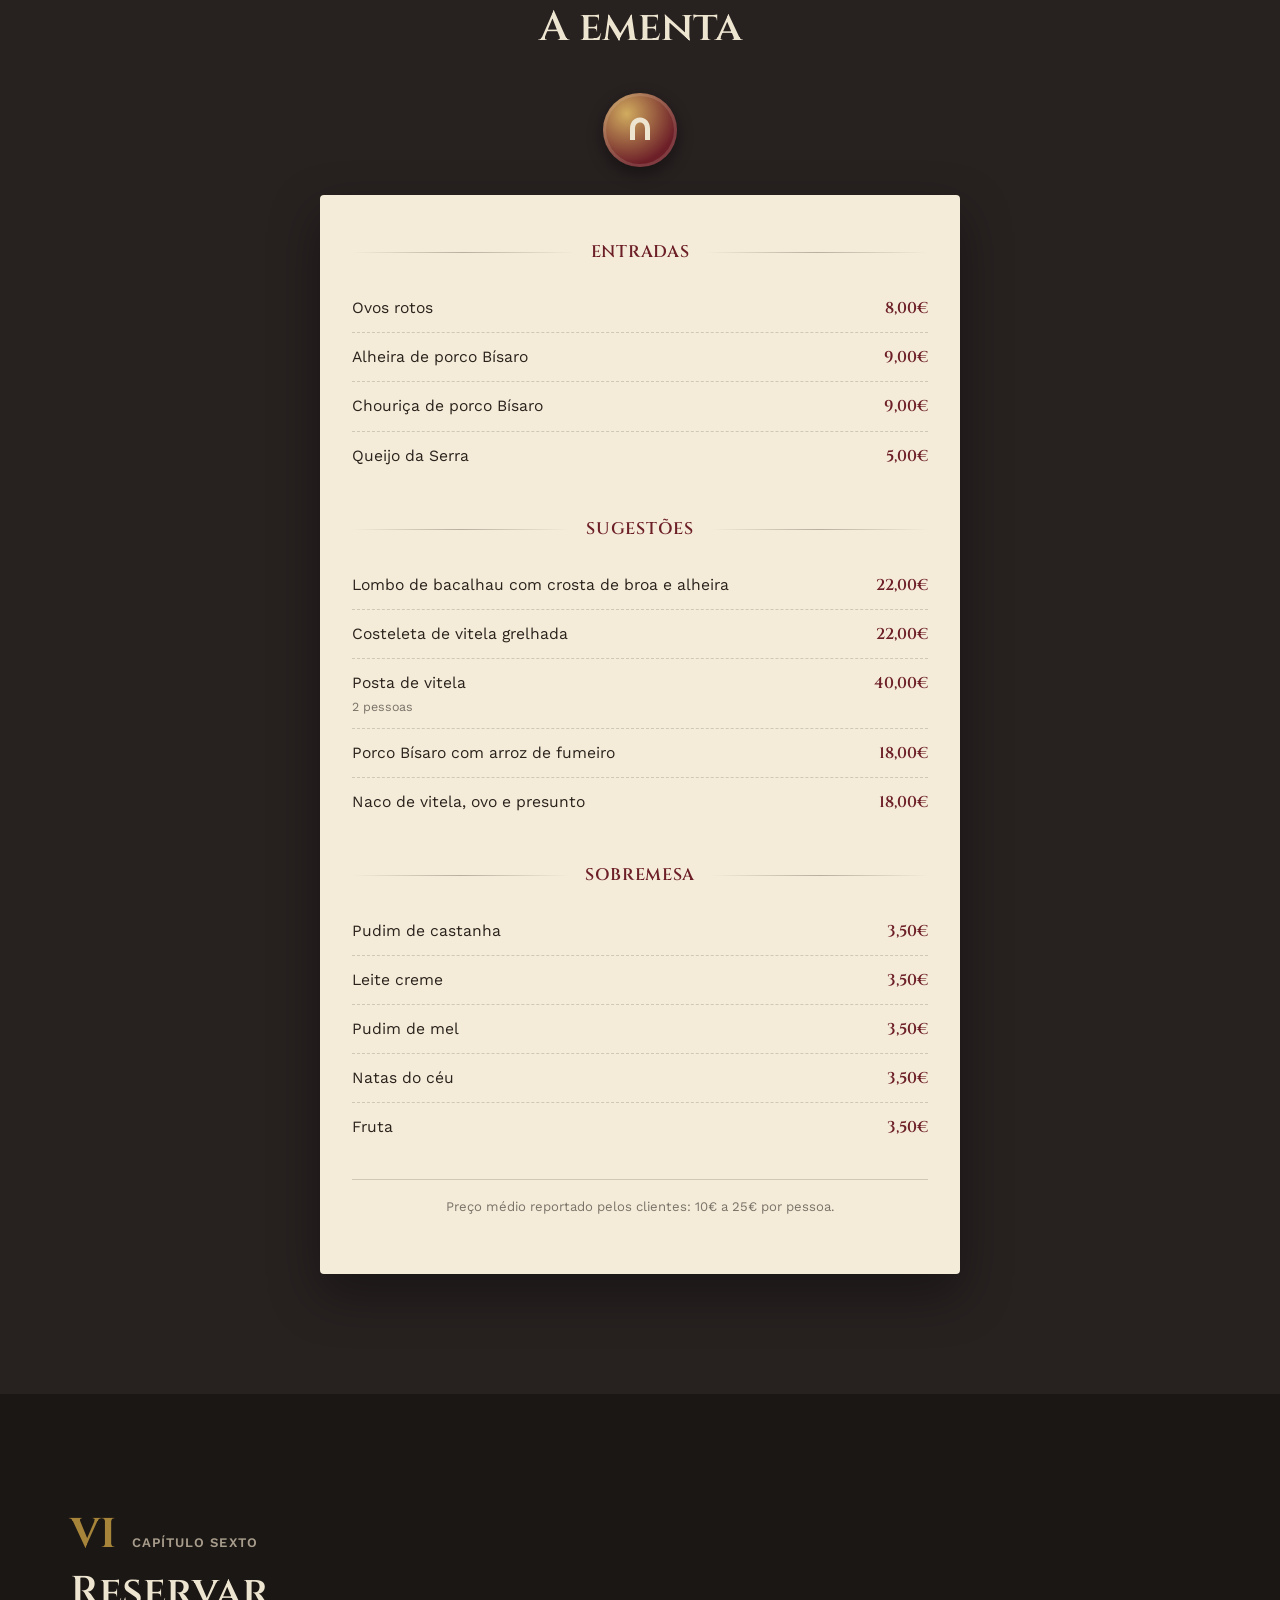
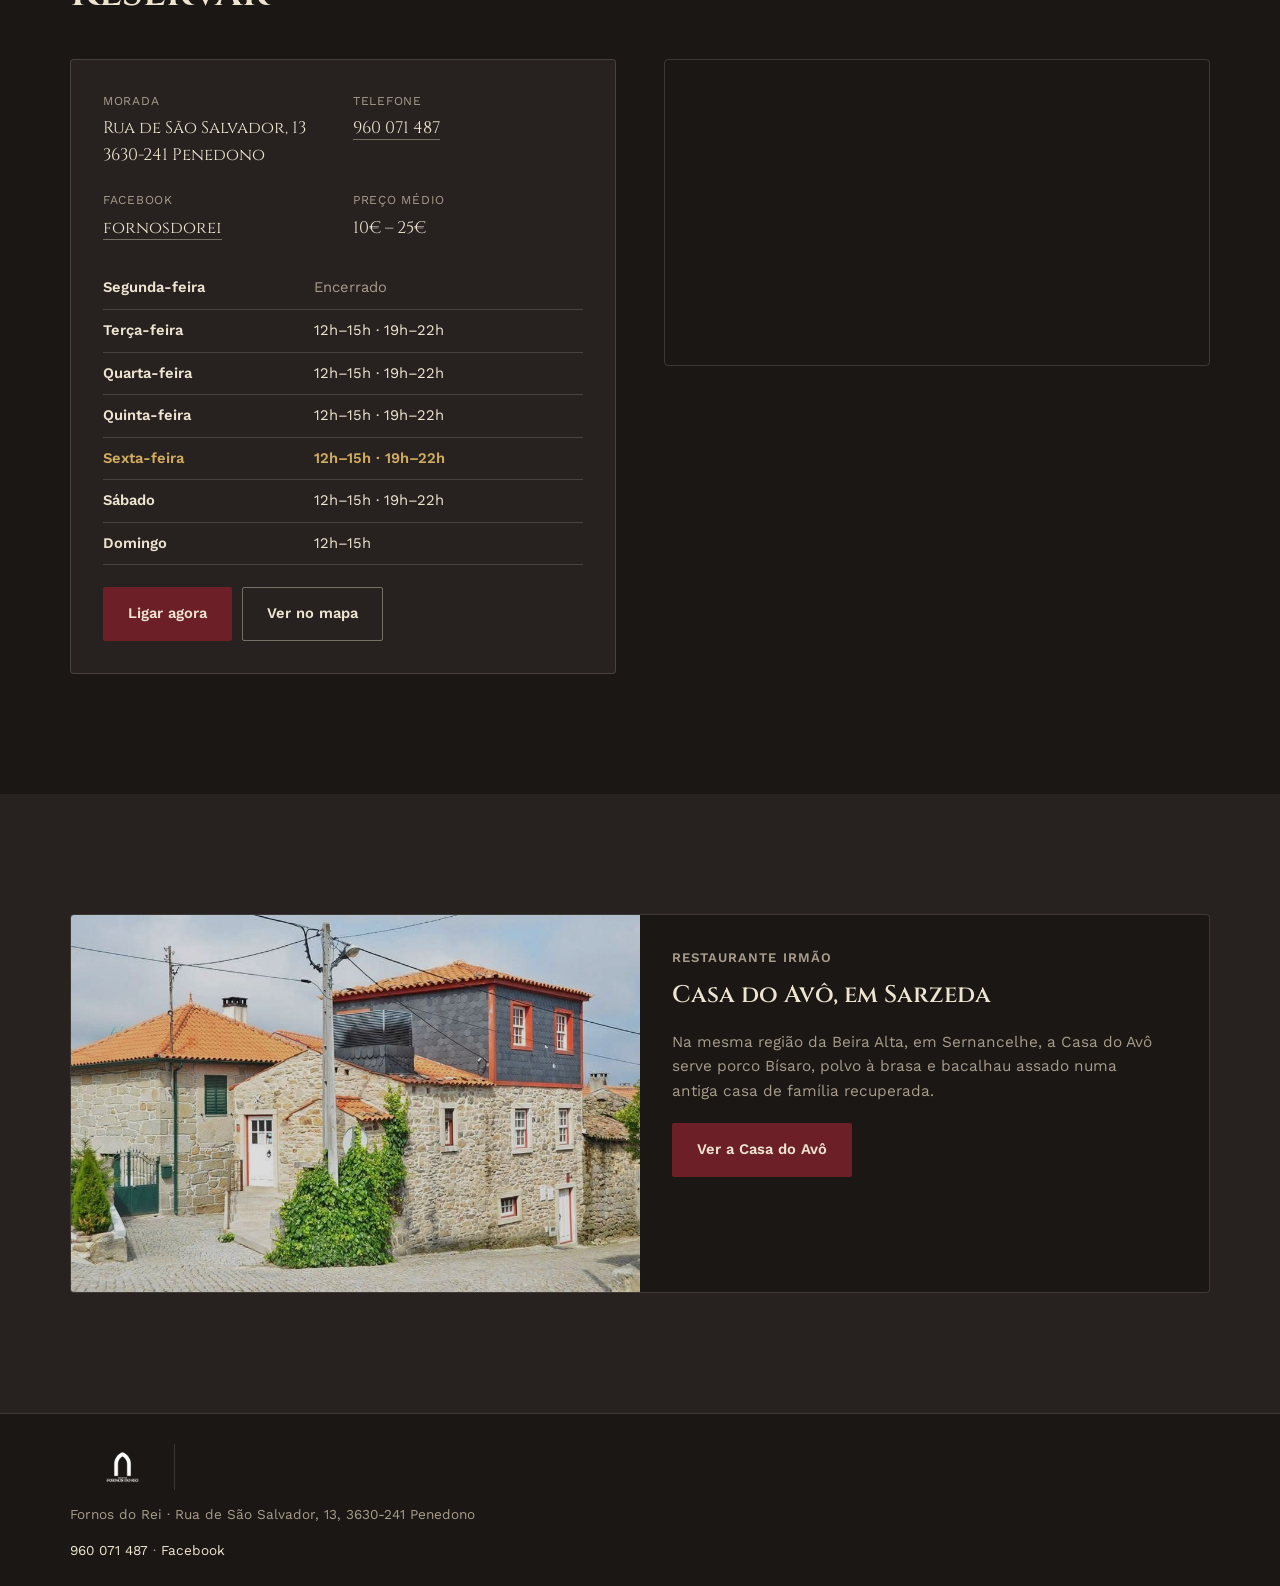
<file: fornos-do-rei/index.html>
<!DOCTYPE html>
<html lang="pt">
<head>
<meta charset="UTF-8">
<meta name="viewport" content="width=device-width, initial-scale=1.0">
<title>Fornos do Rei | Reserve mesa em Penedono</title>
<meta name="description" content="Taberna medieval junto ao Castelo de Penedono. Enchidos de fumeiro, carnes na brasa e cozinha de forno de lenha. Reserve por telefone: 960 071 487.">
<link rel="icon" type="image/png" href="images/favicon-32.png">
<link rel="apple-touch-icon" href="images/apple-touch-icon.png">
<link rel="preconnect" href="https://fonts.googleapis.com">
<link rel="preconnect" href="https://fonts.gstatic.com" crossorigin>
<link href="https://fonts.googleapis.com/css2?family=Cinzel:wght@400;500;600;700;900&family=Zilla+Slab:ital,wght@0,400;0,500;1,500&family=Work+Sans:wght@400;500;600;700&display=swap" rel="stylesheet">
<script type="application/ld+json">
{
  "@context": "https://schema.org",
  "@type": "Restaurant",
  "name": "Taberna Fornos do Rei",
  "servesCuisine": ["Portuguesa", "Tradicional Portuguesa", "Churrasco"],
  "address": {
    "@type": "PostalAddress",
    "streetAddress": "Rua de São Salvador, 13",
    "addressLocality": "Penedono",
    "postalCode": "3630-241",
    "addressCountry": "PT"
  },
  "telephone": "+351960071487",
  "priceRange": "€10-€25",
  "sameAs": ["https://www.facebook.com/fornosdorei"],
  "openingHoursSpecification": [
    { "@type": "OpeningHoursSpecification", "dayOfWeek": ["Tuesday","Wednesday","Thursday","Friday","Saturday"], "opens": "12:00", "closes": "15:00" },
    { "@type": "OpeningHoursSpecification", "dayOfWeek": ["Tuesday","Wednesday","Thursday","Friday","Saturday"], "opens": "19:00", "closes": "22:00" },
    { "@type": "OpeningHoursSpecification", "dayOfWeek": ["Sunday"], "opens": "12:00", "closes": "15:00" }
  ]
}
</script>
<style>
  :root{
    --stone-dark:#1b1714;
    --stone-mid:#272120;
    --parchment:#eee5d1;
    --parchment-card:#f4ecd9;
    --wine:#6d1f28;
    --wine-dark:#4c151c;
    --gold:#b6903f;
    --gold-bright:#d1ac5f;
    --ink:#2a221b;
    --stone-text:#a89d8c;
    --line-dark: rgba(238,229,209,0.16);
    --line-light: rgba(42,34,27,0.16);
    --max: 1180px;
    --safe-bottom: env(safe-area-inset-bottom, 0px);
  }
  *{box-sizing:border-box;}
  html{scroll-behavior:smooth; overflow-x:hidden; width:100%;}
  body{
    margin:0; background:var(--stone-dark); color:var(--parchment);
    font-family:'Work Sans', sans-serif; font-size:16px; line-height:1.6;
    -webkit-font-smoothing:antialiased; padding-bottom:68px;
    overflow-x:hidden; width:100%; max-width:100vw;
  }
  h1,h2,h3{ font-family:'Cinzel', serif; margin:0; }
  a{ color:inherit; }
  img{ display:block; max-width:100%; }
  .wrap{ max-width:var(--max); margin:0 auto; padding:0 20px; }
  :focus-visible{ outline:3px solid var(--gold); outline-offset:3px; }

  .reveal{ opacity:0; transform:translateY(22px); transition:opacity 0.7s ease, transform 0.7s ease; }
  .reveal.is-visible{ opacity:1; transform:translateY(0); }
  @media (prefers-reduced-motion: reduce){
    .reveal{ opacity:1 !important; transform:none !important; transition:none !important; }
    html{ scroll-behavior:auto; }
  }

  .stone-tex{
    background-image:
      repeating-linear-gradient(0deg, rgba(238,229,209,0.028) 0px, rgba(238,229,209,0.028) 1px, transparent 1px, transparent 46px),
      repeating-linear-gradient(90deg, rgba(238,229,209,0.022) 0px, rgba(238,229,209,0.022) 1px, transparent 1px, transparent 92px);
  }

  .arch{ position:relative; overflow:hidden; border-radius:50% 50% 6px 6px / 22% 22% 6px 6px; border:1px solid var(--line-dark); }
  .arch img{ width:100%; height:100%; object-fit:cover; display:block; }

  .chapter-mark{ display:flex; align-items:baseline; gap:16px; margin-bottom:14px; }
  .chapter-num{ font-family:'Cinzel', serif; font-weight:700; font-size:2.6rem; color:var(--gold); line-height:1; opacity:0.9; }
  .chapter-label{ font-family:'Work Sans', sans-serif; font-weight:600; font-size:0.82rem; letter-spacing:0.08em; text-transform:uppercase; color:var(--stone-text); }
  .chapter-title{ font-size:clamp(1.8rem, 5.5vw, 2.6rem); font-weight:600; line-height:1.08; }

  section{ padding:76px 0; }
  .section-head{ max-width:62ch; margin-bottom:44px; }

  .topbar{
    position:fixed; top:0; left:0; right:0; z-index:60;
    display:flex; align-items:center; justify-content:space-between;
    padding:12px 20px; background:#ffffff; box-shadow:0 2px 14px rgba(0,0,0,0.12);
    transition:padding 0.3s ease, box-shadow 0.3s ease;
  }
  .topbar.scrolled{ padding:8px 20px; box-shadow:0 6px 20px rgba(0,0,0,0.16); }
  .topbar .brand-badge img{ height:42px; width:auto; display:block; }
  .topbar .call{
    display:flex; align-items:center; gap:8px;
    font-family:'Work Sans', sans-serif; font-weight:600; font-size:0.86rem;
    text-decoration:none; color:var(--parchment); background:var(--wine);
    padding:9px 16px; border-radius:2px;
  }
  .topbar .call svg{ width:14px; height:14px; flex:none; }

  .hero{ display:flex; flex-direction:column; min-height:100svh; background:var(--stone-dark); }
  .hero-photo{ position:relative; flex:1 1 42%; min-height:38vh; }
  .hero-photo .arch{ position:absolute; inset:16px 16px 0 16px; border-radius:50% 50% 0 0 / 30% 30% 0 0; }
  .hero-photo::after{ content:""; position:absolute; inset:0; background:linear-gradient(180deg, rgba(27,23,20,0) 60%, rgba(27,23,20,1) 100%); }
  .hero-text{ flex:1 1 58%; display:flex; align-items:center; padding:44px 20px 40px; position:relative; z-index:2; }
  .hero-text-inner{ max-width:var(--max); margin:0 auto; width:100%; }
  .hero-eyebrow{
    font-family:'Work Sans', sans-serif; font-weight:600; font-size:0.82rem; letter-spacing:0.08em; text-transform:uppercase;
    color:var(--gold-bright); display:flex; align-items:center; gap:9px; margin-bottom:18px;
  }
  .ember-dot{ display:inline-block; width:7px; height:7px; border-radius:50%; background:var(--wine); box-shadow:0 0 0 0 rgba(109,31,40,0.7); animation:pulse 2.4s ease-out infinite; }
  @keyframes pulse{ 0%{ box-shadow:0 0 0 0 rgba(109,31,40,0.6); } 70%{ box-shadow:0 0 0 10px rgba(109,31,40,0); } 100%{ box-shadow:0 0 0 0 rgba(109,31,40,0); } }
  .hero h1{ font-size:clamp(2.6rem, 10vw, 5rem); font-weight:700; line-height:1; color:var(--parchment); letter-spacing:0.01em; }
  .hero p.lead{ margin-top:22px; max-width:44ch; font-size:1.06rem; color:#d8cdb8; font-family:'Zilla Slab', serif; font-style:italic; }
  .hero-actions{ margin-top:32px; display:flex; gap:12px; flex-wrap:wrap; }
  .btn{
    display:inline-flex; align-items:center; gap:8px;
    font-family:'Work Sans', sans-serif; font-weight:600; font-size:0.92rem; text-decoration:none;
    padding:14px 24px; border-radius:2px; border:1px solid transparent;
    transition:transform 0.15s ease, background 0.2s ease, color 0.2s ease;
  }
  .btn:active{ transform:scale(0.97); }
  .btn-primary{ background:var(--wine); color:var(--parchment); }
  .btn-primary:hover{ background:var(--wine-dark); }
  .btn-ghost{ border-color:rgba(238,229,209,0.4); color:var(--parchment); }
  .btn-ghost:hover{ background:rgba(238,229,209,0.1); }
  .btn svg{ width:16px; height:16px; }

  .reserve-strip{ background:var(--wine-dark); color:var(--parchment); padding:20px 0; border-top:1px solid rgba(238,229,209,0.1); border-bottom:1px solid rgba(238,229,209,0.1); }
  .reserve-grid{ display:flex; flex-direction:column; gap:14px; align-items:flex-start; justify-content:space-between; }
  .status-line{ display:flex; align-items:center; gap:9px; font-size:0.92rem; }
  .status-dot{ width:8px; height:8px; border-radius:50%; background:#7d8f5f; flex:none; }
  .status-dot.closed{ background:var(--stone-text); }
  .reserve-cta{ display:flex; align-items:center; gap:14px; flex-wrap:wrap; width:100%; }
  .reserve-phone{ font-family:'Cinzel', serif; font-weight:600; font-size:clamp(1.3rem, 5vw, 1.7rem); color:var(--parchment); text-decoration:none; white-space:nowrap; }
  .reserve-note{ font-size:0.82rem; color:#cbb9a3; }

  .ch-castle{ background:var(--stone-dark); color:var(--parchment); }
  .ch-castle-grid{ display:grid; grid-template-columns:1fr; gap:36px; align-items:center; }
  .ch-castle .arch{ aspect-ratio:3/4; }
  .ch-castle-text p{ font-size:1.02rem; color:#d8cdb8; max-width:54ch; }
  .ch-castle-text p + p{ margin-top:16px; }
  .stone-quote{ margin-top:28px; padding:20px 0 0; border-top:1px solid var(--line-dark); font-family:'Zilla Slab', serif; font-style:italic; color:var(--gold-bright); font-size:1.08rem; }

  .ch-taberna{ background:var(--stone-mid); color:var(--parchment); }
  .ch-taberna-grid{ display:grid; grid-template-columns:1fr; gap:32px; align-items:start; }
  .scroll-card{ background:var(--parchment-card); color:var(--ink); padding:38px 32px; border-radius:4px; box-shadow:0 20px 50px rgba(0,0,0,0.35); }
  .scroll-card p{ font-size:1.02rem; max-width:54ch; }
  .scroll-card p + p{ margin-top:16px; }
  .drop-cap::first-letter{ font-family:'Cinzel', serif; font-weight:700; font-size:3.2rem; float:left; line-height:0.78; margin:0.08em 0.1em 0 0; color:var(--wine); }
  .ch-taberna .arch{ aspect-ratio:4/5; }

  .ch-ambience{ background:var(--stone-dark); color:var(--parchment); }
  .triptych{ display:grid; grid-template-columns:1fr; gap:16px; }
  .triptych .arch.center{ aspect-ratio:3/4; }
  .triptych .side-stack{ display:grid; grid-template-columns:1fr 1fr; gap:16px; }
  .triptych .arch.side{ aspect-ratio:1/1; }
  .triptych figcaption{ margin-top:10px; font-size:0.82rem; color:var(--stone-text); text-align:center; }

  .dish-scroller{
    display:flex; gap:16px; overflow-x:auto; scroll-snap-type:x mandatory;
    padding:8px 20px 20px; margin:0 -20px;
    -webkit-overflow-scrolling:touch; scrollbar-width:none;
  }
  .dish-scroller::-webkit-scrollbar{ display:none; }
  .dish-card{ flex:0 0 74%; scroll-snap-align:start; }
  .dish-card .arch{ aspect-ratio:3/4; background:var(--stone-mid); }
  .dish-card-text{ padding:16px 4px 0; }
  .dish-card-text .tag{ font-size:0.76rem; color:var(--gold); font-weight:600; text-transform:uppercase; letter-spacing:0.05em; margin-bottom:6px; display:block; }
  .dish-card-text h3{ font-size:1.25rem; font-weight:600; margin-bottom:6px; color:var(--parchment); }
  .dish-card-text p{ font-size:0.9rem; color:var(--stone-text); max-width:32ch; }
  .scroller-hint{ font-size:0.8rem; color:var(--stone-text); margin-top:-8px; padding:0 20px 8px; }

  .ch-menu{ background:var(--stone-mid); color:var(--parchment); }
  .wax-seal{
    width:74px; height:74px; border-radius:50%; margin:0 auto 28px;
    background:radial-gradient(circle at 32% 28%, var(--gold-bright), var(--wine) 70%);
    display:flex; align-items:center; justify-content:center;
    box-shadow:0 6px 16px rgba(0,0,0,0.4), inset 0 0 0 3px rgba(238,229,209,0.15);
  }
  .wax-seal svg{ width:30px; height:30px; color:var(--parchment); }
  .menu-scroll{ max-width:640px; margin:0 auto; background:var(--parchment-card); color:var(--ink); padding:44px 32px; border-radius:4px; box-shadow:0 20px 50px rgba(0,0,0,0.35); }
  .menu-group + .menu-group{ margin-top:36px; }
  .menu-cat-title{
    display:flex; align-items:center; gap:16px;
    font-family:'Cinzel', serif; font-weight:600; color:var(--wine);
    font-size:1.05rem; letter-spacing:0.04em; margin-bottom:18px; text-align:center; text-transform:uppercase;
  }
  .menu-cat-title .rule{ flex:1; height:1px; background:linear-gradient(90deg, transparent, rgba(42,34,27,0.3), transparent); }
  .menu-item{ display:flex; justify-content:space-between; align-items:baseline; gap:12px; padding:11px 0; border-bottom:1px dashed rgba(42,34,27,0.18); font-size:0.98rem; }
  .menu-item:last-child{ border-bottom:none; }
  .menu-item .name{ color:var(--ink); }
  .menu-item .note{ display:block; font-size:0.78rem; color:#7a7268; margin-top:2px; }
  .menu-item .price{ font-family:'Cinzel', serif; color:var(--wine); font-weight:600; white-space:nowrap; }
  .menu-note{ margin-top:28px; font-size:0.82rem; color:#7a7268; border-top:1px solid rgba(42,34,27,0.18); padding-top:16px; text-align:center; }

  .ch-visit{ background:var(--stone-dark); color:var(--parchment); }
  .visit-grid{ display:grid; grid-template-columns:1fr; gap:28px; }
  .crest-card{ background:var(--stone-mid); border:1px solid var(--line-dark); border-radius:4px; padding:32px; }
  .crest-facts{ display:grid; grid-template-columns:1fr 1fr; gap:22px 20px; margin-bottom:26px; }
  .crest-fact .label{ font-size:0.76rem; text-transform:uppercase; letter-spacing:0.06em; color:var(--stone-text); margin-bottom:4px; }
  .crest-fact .value{ font-family:'Cinzel', serif; font-size:1.05rem; color:var(--parchment); }
  .crest-fact .value a{ color:var(--parchment); text-decoration:none; border-bottom:1px solid rgba(238,229,209,0.4); }
  .hours-table{ width:100%; border-collapse:collapse; margin-top:6px; }
  .hours-table td{ padding:9px 0; border-bottom:1px solid var(--line-dark); font-size:0.92rem; }
  .hours-table td:first-child{ font-weight:600; width:44%; }
  .hours-table tr.today td{ color:var(--gold-bright); font-weight:600; }
  .hours-table td.closed{ color:var(--stone-text); }
  .contact-actions{ margin-top:22px; display:flex; gap:10px; flex-wrap:wrap; }
  .map-embed{ border-radius:4px; overflow:hidden; aspect-ratio:16/9; border:1px solid var(--line-dark); }

  .sibling{ background:var(--stone-mid); }
  .sibling-card{ display:grid; grid-template-columns:1fr; gap:0; background:var(--stone-dark); border:1px solid var(--line-dark); border-radius:4px; overflow:hidden; }
  .sibling-photo{ position:relative; height:220px; }
  .sibling-photo img{ width:100%; height:100%; object-fit:cover; opacity:0.85; }
  .sibling-text{ padding:32px; }
  .sibling-text .chapter-label{ margin-bottom:8px; display:block; }
  .sibling-text h3{ font-size:1.5rem; font-weight:600; margin-bottom:12px; color:var(--parchment); }
  .sibling-text p{ font-size:0.96rem; color:var(--stone-text); max-width:48ch; margin-bottom:20px; }

  footer{ background:var(--stone-dark); color:var(--stone-text); padding:30px 0 24px; font-size:0.85rem; border-top:1px solid var(--line-dark); }
  footer .wrap{ display:flex; flex-direction:column; gap:14px; }
  footer a{ color:var(--parchment); text-decoration:none; }
  footer a:hover{ text-decoration:underline; }
  .footer-logo img{ height:46px; width:auto; display:block; }

  .mobile-bar{
    position:fixed; left:0; right:0; bottom:0; z-index:70;
    display:flex; gap:10px; padding:12px 16px calc(12px + var(--safe-bottom));
    background:rgba(27,23,20,0.97); backdrop-filter:blur(6px);
    box-shadow:0 -8px 24px rgba(0,0,0,0.3);
  }
  .mobile-bar a{ flex:1; text-align:center; font-family:'Work Sans', sans-serif; font-weight:700; font-size:0.94rem; text-decoration:none; padding:13px; border-radius:2px; }
  .mobile-bar .call{ background:var(--wine); color:var(--parchment); }
  .mobile-bar .map{ background:transparent; color:var(--parchment); border:1px solid rgba(238,229,209,0.3); }

  @media (min-width:860px){
    body{ padding-bottom:0; }
    .mobile-bar{ display:none; }
    section{ padding:120px 0; }
    .hero{ flex-direction:row; min-height:100svh; }
    .hero-photo{ flex:0 0 46%; min-height:100svh; }
    .hero-photo .arch{ inset:40px 0 40px 40px; border-radius:0 50% 0 0 / 0 40% 0 0; }
    .hero-photo::after{ background:linear-gradient(90deg, rgba(27,23,20,0) 70%, rgba(27,23,20,1) 100%); }
    .hero-text{ flex:0 0 54%; padding:40px 60px; }
    .ch-castle-grid{ grid-template-columns:1fr 1fr; gap:64px; }
    .ch-taberna-grid{ grid-template-columns:1fr 1fr; gap:64px; }
    .triptych{ grid-template-columns:1fr 1.3fr 1fr; align-items:center; }
    .triptych .side-stack{ grid-template-columns:1fr; }
    .dish-card{ flex:0 0 300px; }
    .visit-grid{ grid-template-columns:1fr 1fr; gap:48px; }
    .reserve-grid{ flex-direction:row; align-items:center; }
    .reserve-cta{ width:auto; justify-content:flex-end; }
    .sibling-card{ grid-template-columns:1fr 1fr; }
    .sibling-photo{ height:100%; min-height:300px; }
  }
</style>
</head>
<body>

<div class="topbar" id="topbar">
  <span class="brand-badge"><img src="images/fornos-do-rei-logo-full-dark.png" alt="Taberna Fornos do Rei"></span>
  <a class="call" href="tel:+351960071487">
    <svg viewBox="0 0 24 24" fill="none" stroke="currentColor" stroke-width="2"><path d="M22 16.92v3a2 2 0 0 1-2.18 2 19.79 19.79 0 0 1-8.63-3.07 19.5 19.5 0 0 1-6-6 19.79 19.79 0 0 1-3.07-8.67A2 2 0 0 1 4.11 2h3a2 2 0 0 1 2 1.72c.127.96.361 1.903.7 2.81a2 2 0 0 1-.45 2.11L8.09 9.91a16 16 0 0 0 6 6l1.27-1.27a2 2 0 0 1 2.11-.45c.907.339 1.85.573 2.81.7A2 2 0 0 1 22 16.92z"/></svg>
    Ligar
  </a>
</div>

<header class="hero">
  <div class="hero-photo">
    <div class="arch">
      <img src="images/fornos-do-rei-rua-nevoeiro-penedono.jpg" alt="Rua de calçada com nevoeiro em Penedono, com a placa da Fornos do Rei à esquerda">
    </div>
  </div>
  <div class="hero-text">
    <div class="hero-text-inner">
      <span class="hero-eyebrow"><span class="ember-dot"></span>Penedono &middot; à sombra do castelo</span>
      <h1>Fornos<br>do Rei</h1>
      <p class="lead">Taberna de pedra junto ao Castelo de Penedono. Enchidos de fumeiro, carnes na brasa e forno de lenha, à moda da Beira Alta.</p>
      <div class="hero-actions">
        <a class="btn btn-primary" href="tel:+351960071487">
          <svg viewBox="0 0 24 24" fill="none" stroke="currentColor" stroke-width="2"><path d="M22 16.92v3a2 2 0 0 1-2.18 2 19.79 19.79 0 0 1-8.63-3.07 19.5 19.5 0 0 1-6-6 19.79 19.79 0 0 1-3.07-8.67A2 2 0 0 1 4.11 2h3a2 2 0 0 1 2 1.72c.127.96.361 1.903.7 2.81a2 2 0 0 1-.45 2.11L8.09 9.91a16 16 0 0 0 6 6l1.27-1.27a2 2 0 0 1 2.11-.45c.907.339 1.85.573 2.81.7A2 2 0 0 1 22 16.92z"/></svg>
          Reservar mesa
        </a>
        <a class="btn btn-ghost" href="#menu">Ver a ementa</a>
      </div>
    </div>
  </div>
</header>

<div class="reserve-strip">
  <div class="wrap reserve-grid">
    <div class="status-line" id="status-line">
      <span class="status-dot" id="status-dot"></span>
      <span id="status-text">A verificar horário…</span>
    </div>
    <div class="reserve-cta">
      <a class="reserve-phone" href="tel:+351960071487">960 071 487</a>
      <span class="reserve-note">Ligue para reservar mesa</span>
    </div>
  </div>
</div>

<section class="ch-castle stone-tex">
  <div class="wrap ch-castle-grid">
    <div class="ch-castle-text reveal">
      <div class="chapter-mark">
        <span class="chapter-num">I</span>
        <span class="chapter-label">Capítulo primeiro</span>
      </div>
      <h2 class="chapter-title" style="margin-bottom:18px;">O castelo</h2>
      <p>Penedono é uma vila do distrito de Viseu, na Beira Alta, já perto do Douro Vinhateiro. Cresceu à volta do seu castelo medieval, erguido sobre um afloramento de granito, e o centro histórico ainda guarda as construções em pedra e as ruas de calçada de então.</p>
      <p>O Castelo de Penedono, também chamado Castelo do Magriço, é Monumento Nacional desde 1910 e é apontado como o local de nascimento de D. Álvaro Gonçalves Coutinho, o cavaleiro que Camões celebrizou como "o Magriço". É à sombra dessa história que a Fornos do Rei serve a sua cozinha de fumeiro e brasa.</p>
      <p class="stone-quote">"A primeira referência escrita a Penedono, então Pena de Dono, data do ano de 960."</p>
    </div>
    <figure class="arch reveal">
      <img src="images/fornos-do-rei-castelo-penedono.jpg" alt="Castelo de Penedono, monumento medieval sobre afloramento de granito">
    </figure>
  </div>
</section>

<section class="ch-taberna">
  <div class="wrap ch-taberna-grid">
    <figure class="arch reveal" style="order:2;">
      <img src="images/fornos-do-rei-sala-jantar-mesa.jpg" alt="Sala de jantar da Fornos do Rei, mesa comprida com toalha aos quadrados vermelhos e lareira ao fundo">
    </figure>
    <div class="reveal">
      <div class="chapter-mark">
        <span class="chapter-num">II</span>
        <span class="chapter-label">Capítulo segundo</span>
      </div>
      <h2 class="chapter-title" style="margin-bottom:22px; color:var(--parchment);">A taberna</h2>
      <div class="scroll-card">
        <p class="drop-cap">A Fornos do Rei fica mesmo junto ao Castelo de Penedono, na vila antiga onde as ruas ainda são de calçada e as casas de granito. O nome vem do que se faz lá dentro: fumeiro curado devagar, carnes na brasa e caldeirões de ferro sempre ao lume.</p>
        <p>A ementa é curta e vai direta ao que a região tem de melhor: porco Bísaro, enchidos de fumeiro, bacalhau e vitela, servidos numa sala de arcos de pedra que lembra o próprio castelo lá fora.</p>
      </div>
    </div>
  </div>
</section>

<section class="ch-ambience stone-tex">
  <div class="wrap">
    <div class="section-head reveal">
      <div class="chapter-mark">
        <span class="chapter-num">III</span>
        <span class="chapter-label">Capítulo terceiro</span>
      </div>
      <h2 class="chapter-title">Pedra, arco e lume</h2>
    </div>
    <div class="triptych reveal">
      <div class="side-stack">
        <figure>
          <div class="arch side"><img src="images/fornos-do-rei-sala-arcos-pedra.jpg" alt="Sala interior da Fornos do Rei, com arcos de pedra"></div>
          <figcaption>Os arcos de pedra da sala</figcaption>
        </figure>
        <figure>
          <div class="arch side"><img src="images/fornos-do-rei-fachada-brasao.jpg" alt="Fachada da Fornos do Rei com o brasão de armas"></div>
          <figcaption>O brasão à porta</figcaption>
        </figure>
      </div>
      <figure>
        <div class="arch center"><img src="images/fornos-do-rei-caldeiroes-lume.jpg" alt="Caldeirões de ferro ao lume na cozinha da Fornos do Rei"></div>
        <figcaption>Os caldeirões, sempre ao lume</figcaption>
      </figure>
      <div class="side-stack">
        <figure>
          <div class="arch side"><img src="images/fornos-do-rei-enchidos-fumeiro.jpg" alt="Enchidos de fumeiro pendurados a curar"></div>
          <figcaption>O fumeiro a curar</figcaption>
        </figure>
        <figure>
          <div class="arch side"><img src="images/fornos-do-rei-presunto-pao-caseiro.jpg" alt="Presunto inteiro e pão caseiro, com vinho tinto"></div>
          <figcaption>Presunto e pão caseiro</figcaption>
        </figure>
      </div>
    </div>
  </div>
</section>

<section class="ch-taberna" style="padding-bottom:40px;">
  <div class="wrap section-head reveal">
    <div class="chapter-mark">
      <span class="chapter-num">IV</span>
      <span class="chapter-label">Capítulo quarto</span>
    </div>
    <h2 class="chapter-title" style="color:var(--parchment);">Da brasa para a mesa</h2>
  </div>
  <div class="dish-scroller reveal" id="dish-scroller">
    <div class="dish-card">
      <div class="arch"><img src="images/fornos-do-rei-entrecosto-pure-batata.jpg" alt="Entrecosto grelhado com puré de batata com grelos"></div>
      <div class="dish-card-text"><span class="tag">Na brasa</span><h3>Entrecosto grelhado</h3><p>Com puré de batata e grelos.</p></div>
    </div>
    <div class="dish-card">
      <div class="arch"><img src="images/fornos-do-rei-carne-chourica-brasa.jpg" alt="Carne e chouriça a grelhar sobre brasas"></div>
      <div class="dish-card-text"><span class="tag">Direto da brasa</span><h3>Grelhados de carvão</h3><p>Carne e chouriça sobre brasa viva.</p></div>
    </div>
    <div class="dish-card">
      <div class="arch"><img src="images/fornos-do-rei-posta-vitela-laranja.jpg" alt="Posta de vitela grelhada com laranja e batata frita"></div>
      <div class="dish-card-text"><span class="tag">2 pessoas</span><h3>Posta de vitela</h3><p>Finalizada com laranja e batata frita.</p></div>
    </div>
    <div class="dish-card">
      <div class="arch"><img src="images/fornos-do-rei-sopa-peixe-frito.jpg" alt="Sopa de tomate com arroz e peixe frito"></div>
      <div class="dish-card-text"><span class="tag">Entrada</span><h3>Sopa e peixe frito</h3><p>Sopa de tomate e arroz.</p></div>
    </div>
    <div class="dish-card">
      <div class="arch"><img src="images/fornos-do-rei-batatas-ovo-forno-lenha.jpg" alt="Batata frita com ovo e presunto, junto ao forno de lenha"></div>
      <div class="dish-card-text"><span class="tag">Junto ao forno</span><h3>Ovos rotos</h3><p>Batata, ovo e presunto.</p></div>
    </div>
  </div>
  <p class="scroller-hint wrap">Deslize para ver mais pratos →</p>
</section>

<section class="ch-menu" id="menu">
  <div class="wrap">
    <div class="section-head reveal" style="text-align:center; margin-left:auto; margin-right:auto;">
      <div class="chapter-mark" style="justify-content:center;">
        <span class="chapter-num">V</span>
        <span class="chapter-label">Capítulo quinto</span>
      </div>
      <h2 class="chapter-title" style="color:var(--parchment);">A ementa</h2>
    </div>
    <div class="reveal">
      <div class="wax-seal">
        <svg viewBox="0 0 24 24" fill="currentColor"><path d="M12 2C7 2 4 6 4 11v9h4v-9c0-3 1.5-5 4-5s4 2 4 5v9h4v-9c0-5-3-9-8-9z"/></svg>
      </div>
      <div class="menu-scroll">
        <div class="menu-group">
          <h3 class="menu-cat-title"><span class="rule"></span>Entradas<span class="rule"></span></h3>
          <div class="menu-item"><span class="name">Ovos rotos</span><span class="price">8,00€</span></div>
          <div class="menu-item"><span class="name">Alheira de porco Bísaro</span><span class="price">9,00€</span></div>
          <div class="menu-item"><span class="name">Chouriça de porco Bísaro</span><span class="price">9,00€</span></div>
          <div class="menu-item"><span class="name">Queijo da Serra</span><span class="price">5,00€</span></div>
        </div>
        <div class="menu-group">
          <h3 class="menu-cat-title"><span class="rule"></span>Sugestões<span class="rule"></span></h3>
          <div class="menu-item"><span class="name">Lombo de bacalhau com crosta de broa e alheira</span><span class="price">22,00€</span></div>
          <div class="menu-item"><span class="name">Costeleta de vitela grelhada</span><span class="price">22,00€</span></div>
          <div class="menu-item"><span class="name">Posta de vitela<span class="note">2 pessoas</span></span><span class="price">40,00€</span></div>
          <div class="menu-item"><span class="name">Porco Bísaro com arroz de fumeiro</span><span class="price">18,00€</span></div>
          <div class="menu-item"><span class="name">Naco de vitela, ovo e presunto</span><span class="price">18,00€</span></div>
        </div>
        <div class="menu-group">
          <h3 class="menu-cat-title"><span class="rule"></span>Sobremesa<span class="rule"></span></h3>
          <div class="menu-item"><span class="name">Pudim de castanha</span><span class="price">3,50€</span></div>
          <div class="menu-item"><span class="name">Leite creme</span><span class="price">3,50€</span></div>
          <div class="menu-item"><span class="name">Pudim de mel</span><span class="price">3,50€</span></div>
          <div class="menu-item"><span class="name">Natas do céu</span><span class="price">3,50€</span></div>
          <div class="menu-item"><span class="name">Fruta</span><span class="price">3,50€</span></div>
        </div>
        <p class="menu-note">Preço médio reportado pelos clientes: 10€ a 25€ por pessoa.</p>
      </div>
    </div>
  </div>
</section>

<section class="ch-visit stone-tex">
  <div class="wrap">
    <div class="section-head reveal">
      <div class="chapter-mark">
        <span class="chapter-num">VI</span>
        <span class="chapter-label">Capítulo sexto</span>
      </div>
      <h2 class="chapter-title">Reservar</h2>
    </div>
    <div class="visit-grid">
      <div class="crest-card reveal">
        <div class="crest-facts">
          <div class="crest-fact"><div class="label">Morada</div><div class="value">Rua de São Salvador, 13<br>3630-241 Penedono</div></div>
          <div class="crest-fact"><div class="label">Telefone</div><div class="value"><a href="tel:+351960071487">960 071 487</a></div></div>
          <div class="crest-fact"><div class="label">Facebook</div><div class="value"><a href="https://www.facebook.com/fornosdorei" target="_blank" rel="noopener">fornosdorei</a></div></div>
          <div class="crest-fact"><div class="label">Preço médio</div><div class="value">10€ – 25€</div></div>
        </div>
        <table class="hours-table" id="hours-table">
          <tr data-day="1"><td>Segunda-feira</td><td class="closed">Encerrado</td></tr>
          <tr data-day="2"><td>Terça-feira</td><td>12h–15h · 19h–22h</td></tr>
          <tr data-day="3"><td>Quarta-feira</td><td>12h–15h · 19h–22h</td></tr>
          <tr data-day="4"><td>Quinta-feira</td><td>12h–15h · 19h–22h</td></tr>
          <tr data-day="5"><td>Sexta-feira</td><td>12h–15h · 19h–22h</td></tr>
          <tr data-day="6"><td>Sábado</td><td>12h–15h · 19h–22h</td></tr>
          <tr data-day="0"><td>Domingo</td><td>12h–15h</td></tr>
        </table>
        <div class="contact-actions">
          <a class="btn btn-primary" href="tel:+351960071487">Ligar agora</a>
          <a class="btn btn-ghost" href="https://www.google.com/maps/search/?api=1&query=Rua+de+S%C3%A3o+Salvador+13+Penedono" target="_blank" rel="noopener">Ver no mapa</a>
        </div>
      </div>
      <div class="map-embed reveal">
        <iframe
          src="https://www.google.com/maps?q=Rua+de+S%C3%A3o+Salvador+13,+3630-241+Penedono&output=embed"
          width="100%" height="100%" style="border:0;" allowfullscreen="" loading="lazy"
          referrerpolicy="no-referrer-when-downgrade"
          title="Mapa com a localização da Fornos do Rei em Penedono"></iframe>
      </div>
    </div>
  </div>
</section>

<section class="sibling">
  <div class="wrap">
    <div class="sibling-card reveal">
      <div class="sibling-photo">
        <img src="images/casa-do-avo-fachada-sarzeda-sernancelhe.jpg" alt="Fachada da Casa do Avô em Sarzeda, Sernancelhe">
      </div>
      <div class="sibling-text">
        <span class="chapter-label">Restaurante irmão</span>
        <h3>Casa do Avô, em Sarzeda</h3>
        <p>Na mesma região da Beira Alta, em Sernancelhe, a Casa do Avô serve porco Bísaro, polvo à brasa e bacalhau assado numa antiga casa de família recuperada.</p>
        <a class="btn btn-primary" href="https://jfdacunha.github.io/paginas-web/casa-do-avo/" target="_blank" rel="noopener">Ver a Casa do Avô</a>
      </div>
    </div>
  </div>
</section>

<footer>
  <div class="wrap">
    <span class="footer-logo"><img src="images/fornos-do-rei-logo-full-white.png" alt="Taberna Fornos do Rei"></span>
    <span>Fornos do Rei · Rua de São Salvador, 13, 3630-241 Penedono</span>
    <span><a href="tel:+351960071487">960 071 487</a> · <a href="https://www.facebook.com/fornosdorei" target="_blank" rel="noopener">Facebook</a></span>
  </div>
</footer>

<div class="mobile-bar">
  <a class="call" href="tel:+351960071487">Ligar e reservar</a>
  <a class="map" href="https://www.google.com/maps/search/?api=1&query=Rua+de+S%C3%A3o+Salvador+13+Penedono" target="_blank" rel="noopener">Mapa</a>
</div>

<script>
  var topbar = document.getElementById('topbar');
  window.addEventListener('scroll', function(){
    if(window.scrollY > 40){ topbar.classList.add('scrolled'); }
    else{ topbar.classList.remove('scrolled'); }
  }, { passive:true });

  var reduceMotion = window.matchMedia('(prefers-reduced-motion: reduce)').matches;
  if(!reduceMotion && 'IntersectionObserver' in window){
    var io = new IntersectionObserver(function(entries){
      entries.forEach(function(e){
        if(e.isIntersecting){ e.target.classList.add('is-visible'); io.unobserve(e.target); }
      });
    }, { threshold:0.12 });
    document.querySelectorAll('.reveal').forEach(function(el){ io.observe(el); });
  } else {
    document.querySelectorAll('.reveal').forEach(function(el){ el.classList.add('is-visible'); });
  }

  (function(){
    var schedule = {
      0: [[12,0,15,0]],
      1: [],
      2: [[12,0,15,0],[19,0,22,0]],
      3: [[12,0,15,0],[19,0,22,0]],
      4: [[12,0,15,0],[19,0,22,0]],
      5: [[12,0,15,0],[19,0,22,0]],
      6: [[12,0,15,0],[19,0,22,0]]
    };
    var now = new Date();
    var day = now.getDay();
    var minutesNow = now.getHours() * 60 + now.getMinutes();
    var ranges = schedule[day];
    var open = false;
    for(var i=0; i<ranges.length; i++){
      var r = ranges[i];
      var start = r[0]*60 + r[1];
      var end = r[2]*60 + r[3];
      if(minutesNow >= start && minutesNow <= end){ open = true; break; }
    }
    var statusDot = document.getElementById('status-dot');
    var statusText = document.getElementById('status-text');
    if(open){
      statusText.innerHTML = '<strong>Aberto agora</strong>';
    } else {
      statusDot.classList.add('closed');
      statusText.innerHTML = 'Fechado agora';
    }
    var todayRow = document.querySelector('.hours-table tr[data-day="' + day + '"]');
    if(todayRow){ todayRow.classList.add('today'); }
  })();
</script>

</body>
</html>
</file>
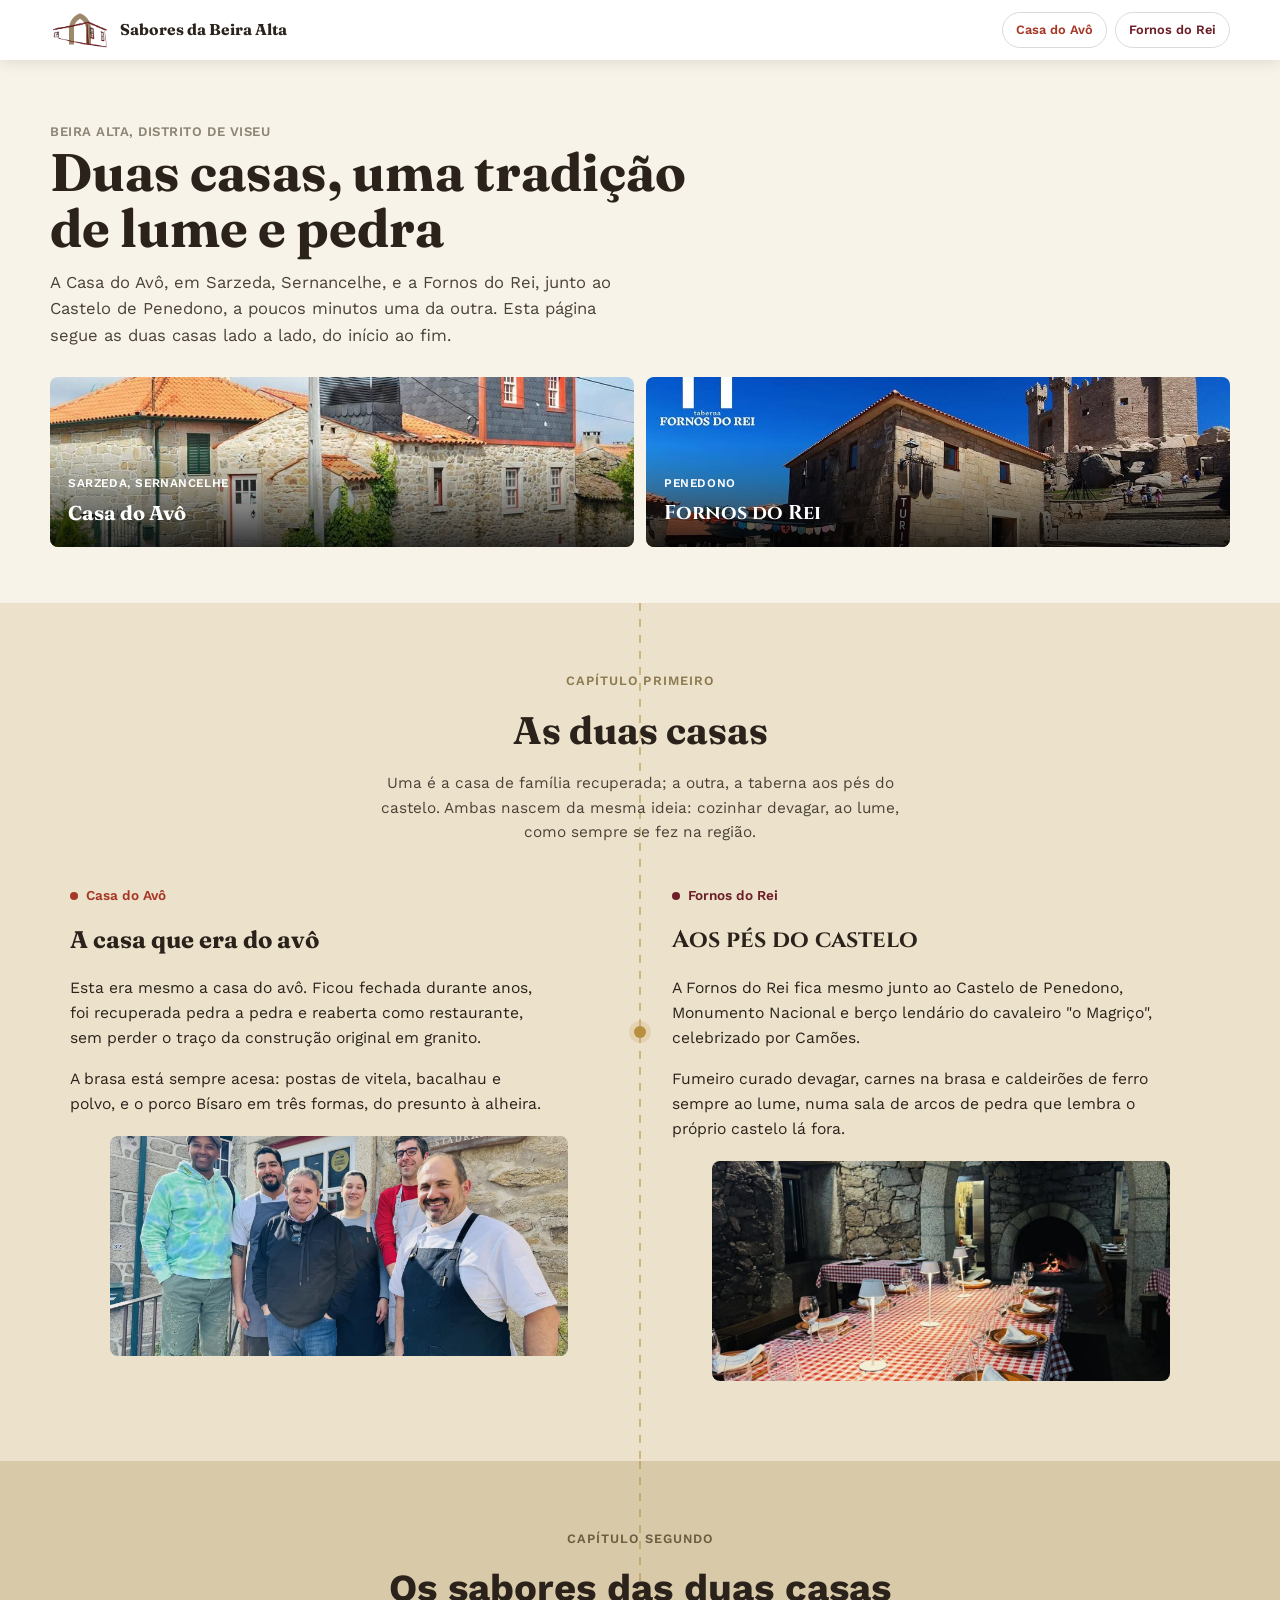
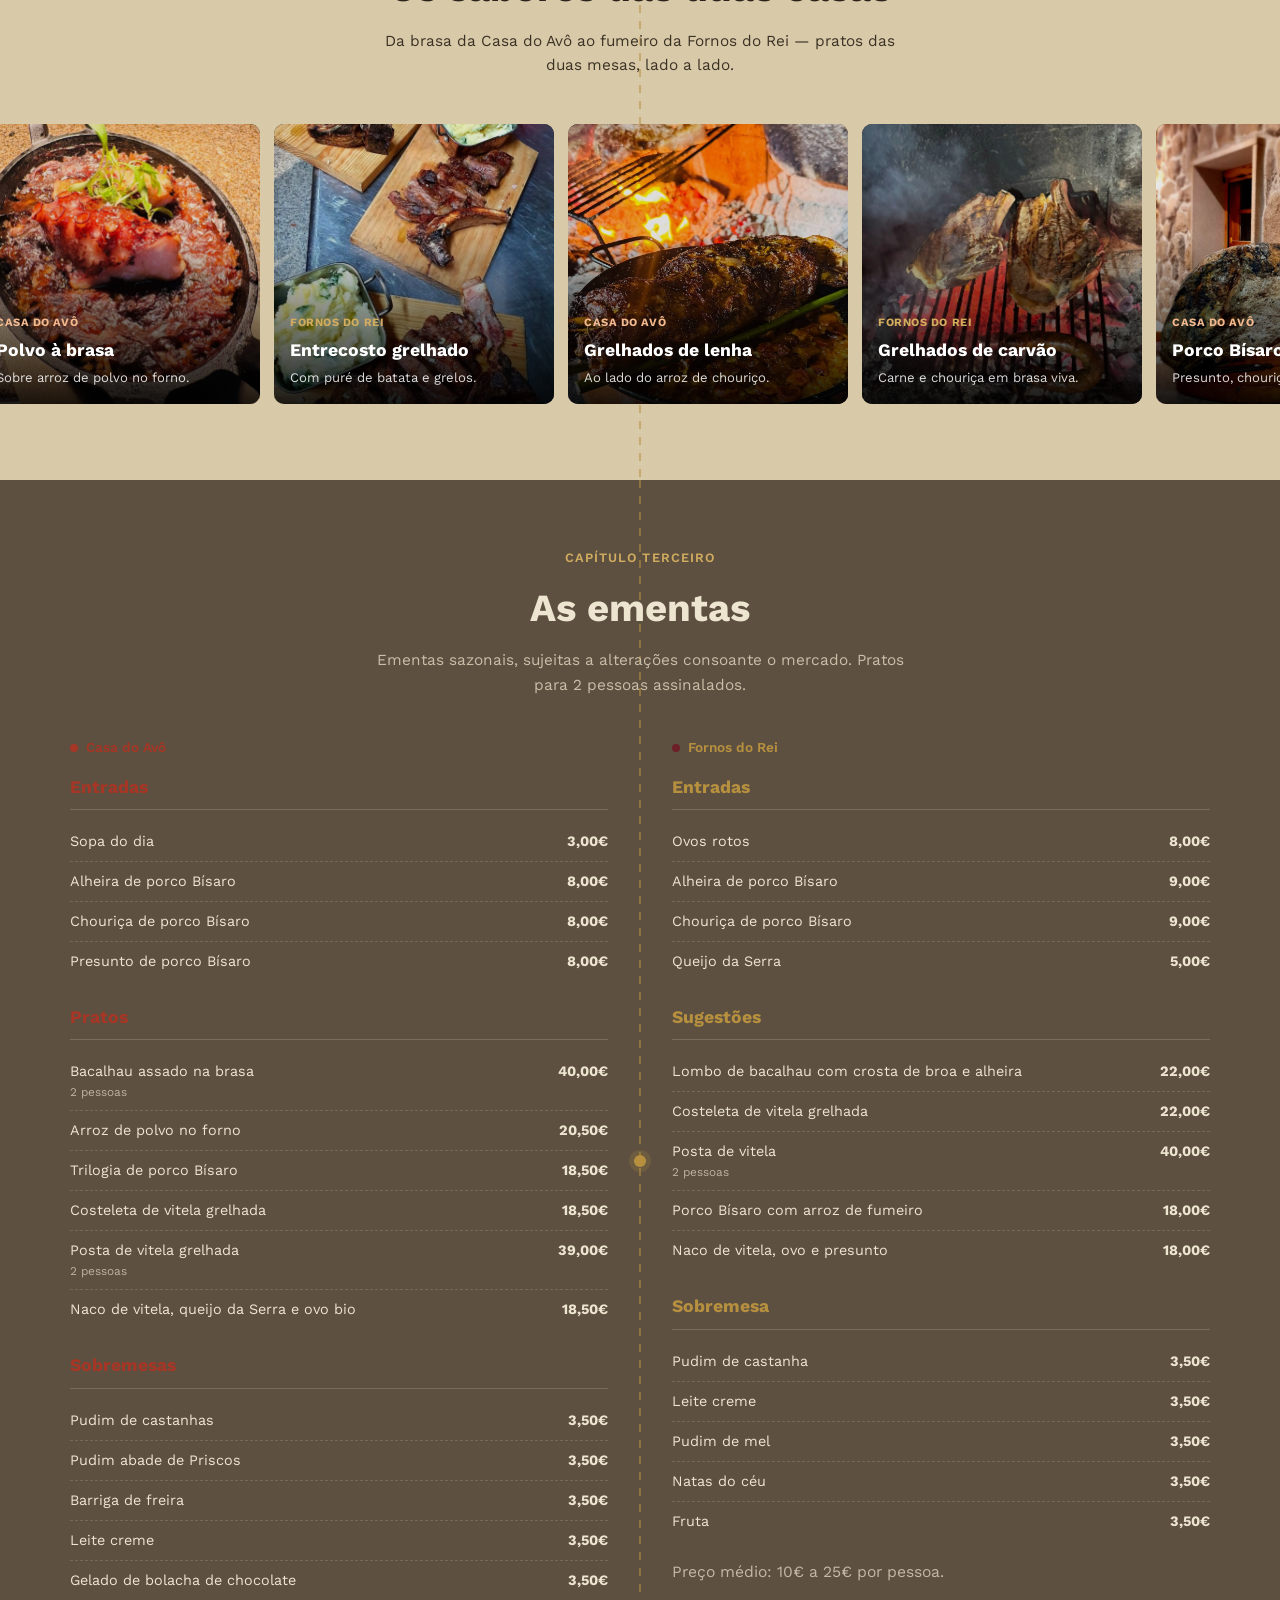
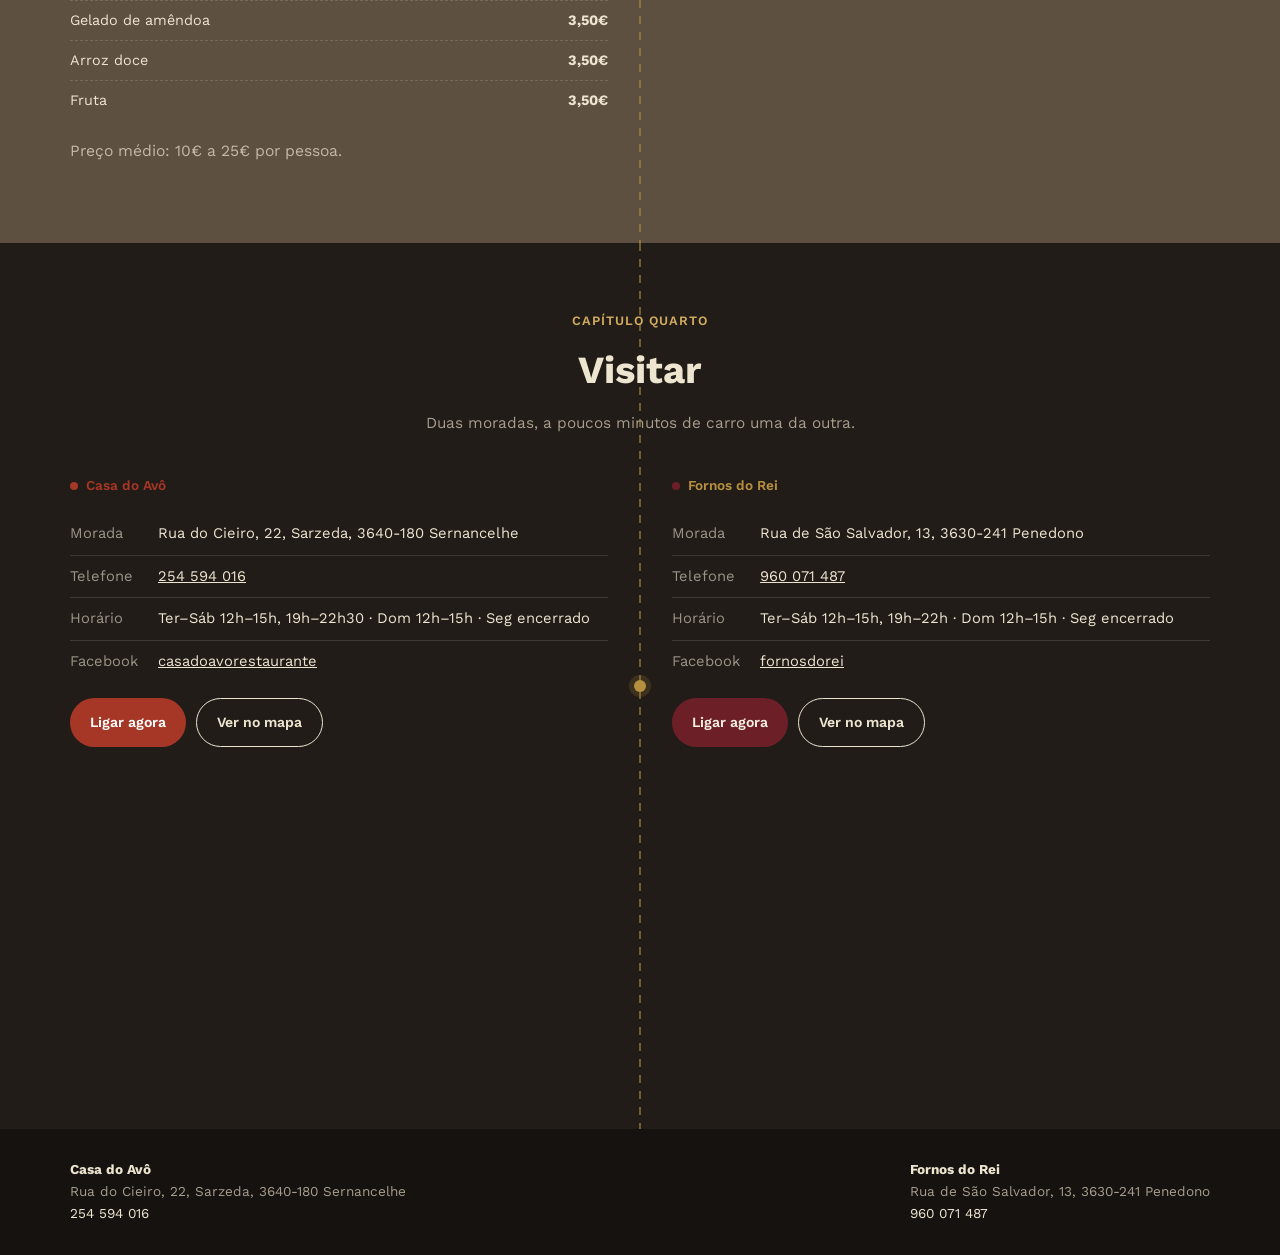
<file: grupo-restaurantes/index.html>
<!DOCTYPE html>
<html lang="pt">
<head>
<meta charset="UTF-8">
<meta name="viewport" content="width=device-width, initial-scale=1.0">
<title>Casa do Avô &amp; Fornos do Rei | Restaurantes da Beira Alta</title>
<meta name="description" content="Dois restaurantes tradicionais da Beira Alta: Casa do Avô em Sarzeda, Sernancelhe, e Fornos do Rei junto ao Castelo de Penedono. Ementas, horários e moradas completas.">
<link rel="icon" type="image/png" href="images/favicon-32.png">
<link rel="apple-touch-icon" href="images/apple-touch-icon.png">
<link rel="preconnect" href="https://fonts.googleapis.com">
<link rel="preconnect" href="https://fonts.gstatic.com" crossorigin>
<link href="https://fonts.googleapis.com/css2?family=Fraunces:ital,opsz,wght@0,9..144,400;0,9..144,600;0,9..144,700;1,9..144,500&family=Cinzel:wght@400;500;600;700&family=Work+Sans:wght@400;500;600;700&display=swap" rel="stylesheet">
<style>
  :root{
    --ember:#a63625; --wine:#6d1f28; --gold:#b6903f;
    --ink-light:#2a221b; --ink-dark:#eee5d1;
    --max:1180px;
  }
  *{box-sizing:border-box;}
  html{scroll-behavior:smooth; overflow-x:hidden; width:100%;}
  body{
    margin:0; font-family:'Work Sans', sans-serif; font-size:16px; line-height:1.6;
    overflow-x:hidden; width:100%; max-width:100vw; color:var(--ink-light);
    background:#f1ead9;
  }
  a{ color:inherit; }
  img{ display:block; max-width:100%; }
  .wrap{ max-width:var(--max); margin:0 auto; padding:0 20px; position:relative; z-index:2; }
  :focus-visible{ outline:3px solid var(--gold); outline-offset:3px; }
  .reveal{ opacity:0; transform:translateY(20px); transition:opacity 0.6s ease, transform 0.6s ease; }
  .reveal.is-visible{ opacity:1; transform:translateY(0); }
  @media (prefers-reduced-motion: reduce){ .reveal{ opacity:1 !important; transform:none !important; } html{ scroll-behavior:auto; } }

  h1,h2,h3{ margin:0; }
  .serif-ca{ font-family:'Fraunces', serif; }
  .serif-fr{ font-family:'Cinzel', serif; }

  /* ---------- topbar ---------- */
  .topbar{ position:fixed; top:0; left:0; right:0; z-index:60; background:#fff; box-shadow:0 2px 14px rgba(0,0,0,0.1); padding:10px 20px; }
  .topbar-inner{ max-width:var(--max); margin:0 auto; display:flex; align-items:center; justify-content:space-between; gap:16px; flex-wrap:wrap; }
  .topbar-brand{ display:flex; align-items:center; gap:10px; }
  .topbar-brand img{ height:40px; width:auto; }
  .topbar-brand span{ font-family:'Fraunces', serif; font-weight:700; font-size:0.98rem; color:var(--ink-light); }
  .topbar-nav{ display:flex; gap:8px; }
  .topbar-nav a{ font-size:0.8rem; font-weight:600; text-decoration:none; padding:7px 13px; border-radius:999px; border:1px solid rgba(42,34,27,0.16); }
  .topbar-nav a.ca{ color:var(--ember); } .topbar-nav a.fr{ color:var(--wine); }

  /* ---------- hero ---------- */
  .hero{ padding:118px 20px 56px; background:#f8f3e8; }
  .hero-inner{ max-width:var(--max); margin:0 auto; }
  .hero .eyebrow{ font-weight:600; font-size:0.82rem; color:#8c8474; letter-spacing:0.04em; text-transform:uppercase; margin-bottom:12px; }
  .hero h1{ font-family:'Fraunces', serif; font-size:clamp(2rem, 5.5vw, 3.3rem); font-weight:700; line-height:1.06; max-width:18ch; }
  .hero p.lead{ margin-top:14px; max-width:58ch; font-size:1.04rem; color:#4a4237; }
  .hero-split{ display:grid; grid-template-columns:1fr; gap:12px; margin-top:28px; }
  .hero-card{ position:relative; border-radius:8px; overflow:hidden; min-height:170px; display:flex; align-items:flex-end; text-decoration:none; }
  .hero-card img{ position:absolute; inset:0; width:100%; height:100%; object-fit:cover; }
  .hero-card::after{ content:""; position:absolute; inset:0; background:linear-gradient(180deg, rgba(0,0,0,0) 40%, rgba(0,0,0,0.8) 100%); }
  .hero-card-text{ position:relative; z-index:2; padding:18px; color:#fff; }
  .hero-card-text span{ font-size:0.74rem; font-weight:600; text-transform:uppercase; letter-spacing:0.05em; display:block; margin-bottom:4px; }
  .hero-card-text h3{ font-size:1.25rem; font-weight:700; }
  @media (min-width:760px){ .hero-split{ grid-template-columns:1fr 1fr; } }

  /* ---------- journey sections (shared, gradient-stepped, connected by a road line) ---------- */
  .journey{ padding:64px 0; position:relative; }
  .journey-head{ text-align:center; max-width:56ch; margin:0 auto 40px; position:relative; z-index:2; }
  .journey-head .tag{ font-weight:600; font-size:0.8rem; letter-spacing:0.08em; text-transform:uppercase; margin-bottom:8px; display:inline-block; }
  .journey-head h2{ font-size:clamp(1.7rem, 5vw, 2.4rem); font-weight:700; }
  .journey-head p{ margin-top:10px; font-size:0.96rem; }

  /* the road: a vertical connective line, desktop only, drawn per-section so it reads as one continuous thread */
  .road{ display:none; }
  @media (min-width:860px){
    .road{
      display:block; position:absolute; left:50%; top:0; bottom:0; width:2px; transform:translateX(-1px);
      background:repeating-linear-gradient(180deg, rgba(182,144,63,0.55) 0px, rgba(182,144,63,0.55) 8px, transparent 8px, transparent 16px);
      z-index:1;
    }
    .road-dot{
      position:absolute; left:50%; top:50%; transform:translate(-50%,-50%);
      width:12px; height:12px; border-radius:50%; background:var(--gold);
      box-shadow:0 0 0 5px rgba(182,144,63,0.18); z-index:2;
    }
  }

  #casas{ background:#ece1cb; }
  #sabores{ background:#d8c9a8; }
  #ementas{ background:#5d5040; color:var(--ink-dark); }
  #ementas .journey-head p{ color:#c9bfa8; }
  #visitar{ background:#211c18; color:var(--ink-dark); }
  #visitar .journey-head p{ color:#a89d8c; }

  .duo-grid{ display:grid; grid-template-columns:1fr; gap:44px; position:relative; z-index:2; }
  @media (min-width:860px){ .duo-grid{ grid-template-columns:1fr 1fr; gap:64px; } }

  .duo-col{ }
  .duo-col .brand-tag{ display:flex; align-items:center; gap:8px; font-weight:600; font-size:0.85rem; margin-bottom:14px; }
  .duo-col.ca .brand-tag{ color:var(--ember); }
  .duo-col.fr .brand-tag{ color:var(--wine); }
  #ementas .duo-col.fr .brand-tag, #visitar .duo-col.fr .brand-tag{ color:var(--gold); }
  .dot{ width:8px; height:8px; border-radius:50%; }
  .duo-col.ca .dot{ background:var(--ember); }
  .duo-col.fr .dot{ background:var(--wine); }
  .duo-col h3{ font-size:1.5rem; font-weight:700; margin-bottom:14px; }
  .duo-col p{ font-size:0.98rem; max-width:48ch; }
  .duo-col p + p{ margin-top:12px; }
  .duo-photo{ margin-top:20px; border-radius:8px; overflow:hidden; }
  .duo-photo img{ width:100%; height:220px; object-fit:cover; }

  /* ---------- sabores: shared carousel, both restaurants interleaved ---------- */
  .dish-scroller{ display:flex; gap:14px; overflow-x:auto; scroll-snap-type:x mandatory; padding:6px 20px 12px; margin:0 -20px; -webkit-overflow-scrolling:touch; scrollbar-width:none; position:relative; z-index:2; }
  .dish-scroller::-webkit-scrollbar{ display:none; }
  .dish-card{ flex:0 0 68%; scroll-snap-align:start; border-radius:10px; overflow:hidden; position:relative; min-height:280px; display:flex; align-items:flex-end; background:#151210; }
  .dish-card img{ position:absolute; inset:0; width:100%; height:100%; object-fit:cover; opacity:0.9; }
  .dish-card::after{ content:""; position:absolute; inset:0; background:linear-gradient(180deg, rgba(0,0,0,0) 40%, rgba(0,0,0,0.88) 100%); }
  .dish-card-text{ position:relative; z-index:2; padding:16px; color:#fff; }
  .dish-card-text .src{ font-size:0.7rem; font-weight:700; text-transform:uppercase; letter-spacing:0.05em; margin-bottom:4px; display:block; }
  .dish-card.ca .src{ color:#f2b98f; }
  .dish-card.fr .src{ color:#d1ac5f; }
  .dish-card-text h4{ font-size:1.1rem; font-weight:700; margin:0 0 3px; }
  .dish-card-text p{ font-size:0.82rem; opacity:0.85; margin:0; }
  @media (min-width:860px){ .dish-card{ flex:0 0 280px; } }

  /* ---------- ementas: two menus ---------- */
  .menu-cat h4{ font-size:1.1rem; font-weight:700; margin:0 0 12px; padding-bottom:8px; border-bottom:1px solid rgba(255,255,255,0.16); }
  .duo-col.ca .menu-cat h4{ color:var(--ember); }
  .duo-col.fr .menu-cat h4{ color:var(--gold); }
  .menu-item{ display:flex; justify-content:space-between; gap:10px; padding:8px 0; border-bottom:1px dashed rgba(255,255,255,0.14); font-size:0.9rem; }
  .menu-item:last-child{ border-bottom:none; }
  .menu-item .note{ display:block; font-size:0.74rem; opacity:0.65; }
  .menu-item .price{ font-weight:700; white-space:nowrap; }
  .menu-group + .menu-group{ margin-top:22px; }
  .menu-note{ margin-top:18px; font-size:0.8rem; opacity:0.7; }

  /* ---------- visitar ---------- */
  .visit-card{ margin-top:16px; font-size:0.92rem; }
  .visit-line{ display:flex; gap:10px; padding:9px 0; border-bottom:1px solid rgba(255,255,255,0.12); }
  .visit-line:last-child{ border-bottom:none; }
  .visit-line .label{ opacity:0.6; min-width:78px; }
  .visit-line a{ text-decoration:underline; }
  .visit-actions{ display:flex; gap:10px; flex-wrap:wrap; margin-top:16px; }
  .btn{ display:inline-flex; align-items:center; gap:8px; font-weight:600; font-size:0.88rem; text-decoration:none; padding:12px 20px; border-radius:999px; }
  .duo-col.ca .btn-solid{ background:var(--ember); color:#fff; }
  .duo-col.fr .btn-solid{ background:var(--wine); color:#f5efe2; }
  .btn-outline{ border:1px solid currentColor; }
  .map-embed{ margin-top:16px; border-radius:8px; overflow:hidden; aspect-ratio:16/9; }

  /* ---------- footer ---------- */
  footer{ background:#151210; color:#a89d8c; padding:30px 0; font-size:0.85rem; }
  footer .cols{ display:flex; flex-direction:column; gap:18px; }
  footer strong{ color:#eee5d1; }
  footer a{ color:#eee5d1; text-decoration:none; }
  @media (min-width:860px){ footer .cols{ flex-direction:row; justify-content:space-between; } }
</style>
</head>
<body>

<div class="topbar">
  <div class="topbar-inner">
    <div class="topbar-brand">
      <img src="images/grupo-logo-combinado.png" alt="Casa do Avô e Fornos do Rei">
      <span>Sabores da Beira Alta</span>
    </div>
    <nav class="topbar-nav">
      <a class="ca" href="#casas">Casa do Avô</a>
      <a class="fr" href="#casas">Fornos do Rei</a>
    </nav>
  </div>
</div>

<section class="hero">
  <div class="hero-inner">
    <span class="eyebrow">Beira Alta, distrito de Viseu</span>
    <h1>Duas casas, uma tradição de lume e pedra</h1>
    <p class="lead">A Casa do Avô, em Sarzeda, Sernancelhe, e a Fornos do Rei, junto ao Castelo de Penedono, a poucos minutos uma da outra. Esta página segue as duas casas lado a lado, do início ao fim.</p>
    <div class="hero-split">
      <div class="hero-card reveal">
        <img src="images/casa-do-avo-fachada-sarzeda-sernancelhe.jpg" alt="Fachada da Casa do Avô em Sarzeda, Sernancelhe">
        <div class="hero-card-text"><span>Sarzeda, Sernancelhe</span><h3 class="serif-ca">Casa do Avô</h3></div>
      </div>
      <div class="hero-card reveal">
        <img src="images/fornos-do-rei-fachada-castelo-penedono.jpg" alt="Fachada da Fornos do Rei junto ao Castelo de Penedono">
        <div class="hero-card-text"><span>Penedono</span><h3 class="serif-fr">Fornos do Rei</h3></div>
      </div>
    </div>
  </div>
</section>

<section id="casas" class="journey">
  <div class="road"></div>
  <div class="road-dot"></div>
  <div class="wrap">
    <div class="journey-head">
      <span class="tag" style="color:#8c7a4f;">Capítulo primeiro</span>
      <h2 class="serif-ca">As duas casas</h2>
      <p style="color:#4a4237;">Uma é a casa de família recuperada; a outra, a taberna aos pés do castelo. Ambas nascem da mesma ideia: cozinhar devagar, ao lume, como sempre se fez na região.</p>
    </div>
    <div class="duo-grid">
      <div class="duo-col ca reveal">
        <span class="brand-tag"><span class="dot"></span>Casa do Avô</span>
        <h3 class="serif-ca">A casa que era do avô</h3>
        <p>Esta era mesmo a casa do avô. Ficou fechada durante anos, foi recuperada pedra a pedra e reaberta como restaurante, sem perder o traço da construção original em granito.</p>
        <p>A brasa está sempre acesa: postas de vitela, bacalhau e polvo, e o porco Bísaro em três formas, do presunto à alheira.</p>
        <figure class="duo-photo"><img src="images/casa-do-avo-equipa-restaurante.jpg" alt="Equipa e amigos da casa, à porta da Casa do Avô"></figure>
      </div>
      <div class="duo-col fr reveal">
        <span class="brand-tag"><span class="dot"></span>Fornos do Rei</span>
        <h3 class="serif-fr">Aos pés do castelo</h3>
        <p>A Fornos do Rei fica mesmo junto ao Castelo de Penedono, Monumento Nacional e berço lendário do cavaleiro "o Magriço", celebrizado por Camões.</p>
        <p>Fumeiro curado devagar, carnes na brasa e caldeirões de ferro sempre ao lume, numa sala de arcos de pedra que lembra o próprio castelo lá fora.</p>
        <figure class="duo-photo"><img src="images/fornos-do-rei-sala-jantar-mesa.jpg" alt="Sala de jantar da Fornos do Rei"></figure>
      </div>
    </div>
  </div>
</section>

<section id="sabores" class="journey">
  <div class="road"></div>
  <div class="road-dot"></div>
  <div class="journey-head wrap">
    <span class="tag" style="color:#6b5d3f;">Capítulo segundo</span>
    <h2 style="font-family:'Work Sans',sans-serif; font-weight:700;">Os sabores das duas casas</h2>
    <p style="color:#3a3225;">Da brasa da Casa do Avô ao fumeiro da Fornos do Rei — pratos das duas mesas, lado a lado.</p>
  </div>
  <div class="dish-scroller reveal">
    <div class="dish-card ca"><img src="images/casa-do-avo-polvo-brasa.jpg" alt="Polvo à brasa na Casa do Avô"><div class="dish-card-text"><span class="src">Casa do Avô</span><h4>Polvo à brasa</h4><p>Sobre arroz de polvo no forno.</p></div></div>
    <div class="dish-card fr"><img src="images/fornos-do-rei-entrecosto-pure-batata.jpg" alt="Entrecosto grelhado na Fornos do Rei"><div class="dish-card-text"><span class="src">Fornos do Rei</span><h4>Entrecosto grelhado</h4><p>Com puré de batata e grelos.</p></div></div>
    <div class="dish-card ca"><img src="images/casa-do-avo-entrecosto-lenha.jpg" alt="Entrecosto na brasa de lenha na Casa do Avô"><div class="dish-card-text"><span class="src">Casa do Avô</span><h4>Grelhados de lenha</h4><p>Ao lado do arroz de chouriço.</p></div></div>
    <div class="dish-card fr"><img src="images/fornos-do-rei-carne-chourica-brasa.jpg" alt="Carne e chouriça a grelhar na Fornos do Rei"><div class="dish-card-text"><span class="src">Fornos do Rei</span><h4>Grelhados de carvão</h4><p>Carne e chouriça em brasa viva.</p></div></div>
    <div class="dish-card ca"><img src="images/casa-do-avo-presunto-porco-bisaro.jpg" alt="Presunto de porco Bísaro na Casa do Avô"><div class="dish-card-text"><span class="src">Casa do Avô</span><h4>Porco Bísaro</h4><p>Presunto, chouriça e alheira.</p></div></div>
    <div class="dish-card fr"><img src="images/fornos-do-rei-presunto-pao-caseiro.jpg" alt="Presunto e pão caseiro na Fornos do Rei"><div class="dish-card-text"><span class="src">Fornos do Rei</span><h4>Presunto e pão</h4><p>Com vinho tinto da região.</p></div></div>
  </div>
</section>

<section id="ementas" class="journey">
  <div class="road"></div>
  <div class="road-dot"></div>
  <div class="wrap">
    <div class="journey-head">
      <span class="tag" style="color:#d1ac5f;">Capítulo terceiro</span>
      <h2>As ementas</h2>
      <p>Ementas sazonais, sujeitas a alterações consoante o mercado. Pratos para 2 pessoas assinalados.</p>
    </div>
    <div class="duo-grid">
      <div class="duo-col ca reveal">
        <span class="brand-tag"><span class="dot"></span>Casa do Avô</span>
        <div class="menu-group">
          <div class="menu-cat"><h4>Entradas</h4>
            <div class="menu-item"><span>Sopa do dia</span><span class="price">3,00€</span></div>
            <div class="menu-item"><span>Alheira de porco Bísaro</span><span class="price">8,00€</span></div>
            <div class="menu-item"><span>Chouriça de porco Bísaro</span><span class="price">8,00€</span></div>
            <div class="menu-item"><span>Presunto de porco Bísaro</span><span class="price">8,00€</span></div>
          </div>
        </div>
        <div class="menu-group">
          <div class="menu-cat"><h4>Pratos</h4>
            <div class="menu-item"><span>Bacalhau assado na brasa<span class="note">2 pessoas</span></span><span class="price">40,00€</span></div>
            <div class="menu-item"><span>Arroz de polvo no forno</span><span class="price">20,50€</span></div>
            <div class="menu-item"><span>Trilogia de porco Bísaro</span><span class="price">18,50€</span></div>
            <div class="menu-item"><span>Costeleta de vitela grelhada</span><span class="price">18,50€</span></div>
            <div class="menu-item"><span>Posta de vitela grelhada<span class="note">2 pessoas</span></span><span class="price">39,00€</span></div>
            <div class="menu-item"><span>Naco de vitela, queijo da Serra e ovo bio</span><span class="price">18,50€</span></div>
          </div>
        </div>
        <div class="menu-group">
          <div class="menu-cat"><h4>Sobremesas</h4>
            <div class="menu-item"><span>Pudim de castanhas</span><span class="price">3,50€</span></div>
            <div class="menu-item"><span>Pudim abade de Priscos</span><span class="price">3,50€</span></div>
            <div class="menu-item"><span>Barriga de freira</span><span class="price">3,50€</span></div>
            <div class="menu-item"><span>Leite creme</span><span class="price">3,50€</span></div>
            <div class="menu-item"><span>Gelado de bolacha de chocolate</span><span class="price">3,50€</span></div>
            <div class="menu-item"><span>Gelado de amêndoa</span><span class="price">3,50€</span></div>
            <div class="menu-item"><span>Arroz doce</span><span class="price">3,50€</span></div>
            <div class="menu-item"><span>Fruta</span><span class="price">3,50€</span></div>
          </div>
        </div>
        <p class="menu-note">Preço médio: 10€ a 25€ por pessoa.</p>
      </div>
      <div class="duo-col fr reveal">
        <span class="brand-tag"><span class="dot"></span>Fornos do Rei</span>
        <div class="menu-group">
          <div class="menu-cat"><h4>Entradas</h4>
            <div class="menu-item"><span>Ovos rotos</span><span class="price">8,00€</span></div>
            <div class="menu-item"><span>Alheira de porco Bísaro</span><span class="price">9,00€</span></div>
            <div class="menu-item"><span>Chouriça de porco Bísaro</span><span class="price">9,00€</span></div>
            <div class="menu-item"><span>Queijo da Serra</span><span class="price">5,00€</span></div>
          </div>
        </div>
        <div class="menu-group">
          <div class="menu-cat"><h4>Sugestões</h4>
            <div class="menu-item"><span>Lombo de bacalhau com crosta de broa e alheira</span><span class="price">22,00€</span></div>
            <div class="menu-item"><span>Costeleta de vitela grelhada</span><span class="price">22,00€</span></div>
            <div class="menu-item"><span>Posta de vitela<span class="note">2 pessoas</span></span><span class="price">40,00€</span></div>
            <div class="menu-item"><span>Porco Bísaro com arroz de fumeiro</span><span class="price">18,00€</span></div>
            <div class="menu-item"><span>Naco de vitela, ovo e presunto</span><span class="price">18,00€</span></div>
          </div>
        </div>
        <div class="menu-group">
          <div class="menu-cat"><h4>Sobremesa</h4>
            <div class="menu-item"><span>Pudim de castanha</span><span class="price">3,50€</span></div>
            <div class="menu-item"><span>Leite creme</span><span class="price">3,50€</span></div>
            <div class="menu-item"><span>Pudim de mel</span><span class="price">3,50€</span></div>
            <div class="menu-item"><span>Natas do céu</span><span class="price">3,50€</span></div>
            <div class="menu-item"><span>Fruta</span><span class="price">3,50€</span></div>
          </div>
        </div>
        <p class="menu-note">Preço médio: 10€ a 25€ por pessoa.</p>
      </div>
    </div>
  </div>
</section>

<section id="visitar" class="journey">
  <div class="road"></div>
  <div class="road-dot"></div>
  <div class="wrap">
    <div class="journey-head">
      <span class="tag" style="color:#d1ac5f;">Capítulo quarto</span>
      <h2>Visitar</h2>
      <p>Duas moradas, a poucos minutos de carro uma da outra.</p>
    </div>
    <div class="duo-grid">
      <div class="duo-col ca reveal">
        <span class="brand-tag"><span class="dot"></span>Casa do Avô</span>
        <div class="visit-card">
          <div class="visit-line"><span class="label">Morada</span><span>Rua do Cieiro, 22, Sarzeda, 3640-180 Sernancelhe</span></div>
          <div class="visit-line"><span class="label">Telefone</span><a href="tel:+351254594016">254 594 016</a></div>
          <div class="visit-line"><span class="label">Horário</span><span>Ter–Sáb 12h–15h, 19h–22h30 · Dom 12h–15h · Seg encerrado</span></div>
          <div class="visit-line"><span class="label">Facebook</span><a href="https://www.facebook.com/casadoavorestaurante" target="_blank" rel="noopener">casadoavorestaurante</a></div>
        </div>
        <div class="visit-actions">
          <a class="btn btn-solid" href="tel:+351254594016">Ligar agora</a>
          <a class="btn btn-outline" href="https://www.google.com/maps/search/?api=1&query=Rua+do+Cieiro+22+Sarzeda+Sernancelhe" target="_blank" rel="noopener">Ver no mapa</a>
        </div>
        <div class="map-embed reveal">
          <iframe src="https://www.google.com/maps?q=Rua+do+Cieiro+22,+Sarzeda,+3640-180+Sernancelhe&output=embed" width="100%" height="220" style="border:0;" allowfullscreen="" loading="lazy" referrerpolicy="no-referrer-when-downgrade" title="Mapa da Casa do Avô"></iframe>
        </div>
      </div>
      <div class="duo-col fr reveal">
        <span class="brand-tag"><span class="dot"></span>Fornos do Rei</span>
        <div class="visit-card">
          <div class="visit-line"><span class="label">Morada</span><span>Rua de São Salvador, 13, 3630-241 Penedono</span></div>
          <div class="visit-line"><span class="label">Telefone</span><a href="tel:+351960071487">960 071 487</a></div>
          <div class="visit-line"><span class="label">Horário</span><span>Ter–Sáb 12h–15h, 19h–22h · Dom 12h–15h · Seg encerrado</span></div>
          <div class="visit-line"><span class="label">Facebook</span><a href="https://www.facebook.com/fornosdorei" target="_blank" rel="noopener">fornosdorei</a></div>
        </div>
        <div class="visit-actions">
          <a class="btn btn-solid" href="tel:+351960071487">Ligar agora</a>
          <a class="btn btn-outline" href="https://www.google.com/maps/search/?api=1&query=Rua+de+S%C3%A3o+Salvador+13+Penedono" target="_blank" rel="noopener">Ver no mapa</a>
        </div>
        <div class="map-embed reveal">
          <iframe src="https://www.google.com/maps?q=Rua+de+S%C3%A3o+Salvador+13,+3630-241+Penedono&output=embed" width="100%" height="220" style="border:0;" allowfullscreen="" loading="lazy" referrerpolicy="no-referrer-when-downgrade" title="Mapa da Fornos do Rei"></iframe>
        </div>
      </div>
    </div>
  </div>
</section>

<footer>
  <div class="wrap cols">
    <div><strong>Casa do Avô</strong><br>Rua do Cieiro, 22, Sarzeda, 3640-180 Sernancelhe<br><a href="tel:+351254594016">254 594 016</a></div>
    <div><strong>Fornos do Rei</strong><br>Rua de São Salvador, 13, 3630-241 Penedono<br><a href="tel:+351960071487">960 071 487</a></div>
  </div>
</footer>

<script>
  var reduceMotion = window.matchMedia('(prefers-reduced-motion: reduce)').matches;
  if(!reduceMotion && 'IntersectionObserver' in window){
    var io = new IntersectionObserver(function(entries){
      entries.forEach(function(e){ if(e.isIntersecting){ e.target.classList.add('is-visible'); io.unobserve(e.target); } });
    }, { threshold:0.1 });
    document.querySelectorAll('.reveal').forEach(function(el){ io.observe(el); });
  } else {
    document.querySelectorAll('.reveal').forEach(function(el){ el.classList.add('is-visible'); });
  }
</script>

</body>
</html>
</file>
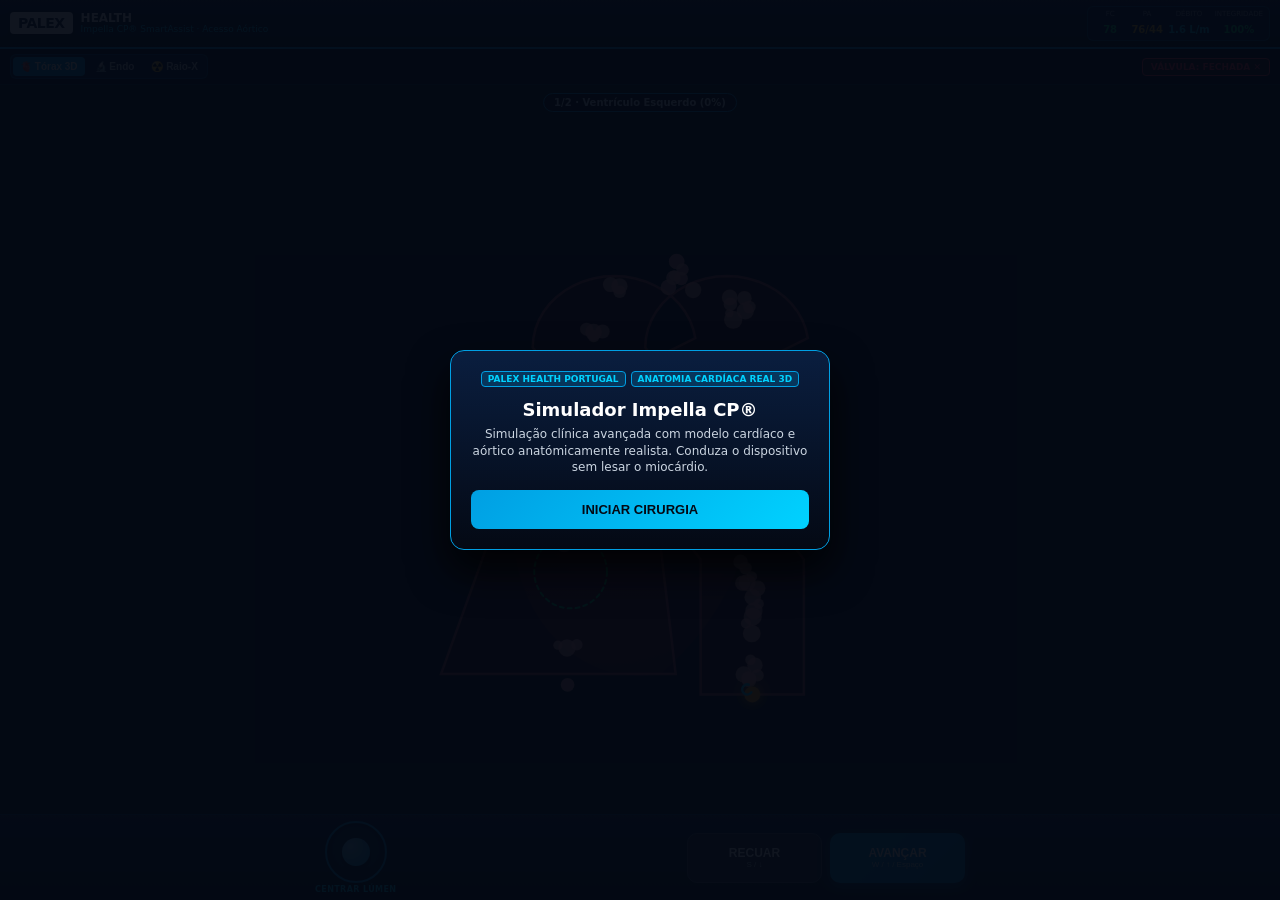
<file: palex-health/index.html>
<!DOCTYPE html>
<html lang="pt">
<head>
  <meta charset="UTF-8" />
  <meta name="viewport" content="width=device-width, initial-scale=1.0, maximum-scale=1.0, user-scalable=no, viewport-fit=cover" />
  <title>Palex Health · Simulador Cirúrgico Cardíaco 3D</title>
  <style>
    :root {
      --palex-dark: #040914;
      --palex-navy: #0A1E3F;
      --palex-blue: #009FE3;
      --palex-cyan: #00D2FF;
      --danger: #FF334B;
      --success: #00E676;
    }
    * { box-sizing: border-box; margin: 0; padding: 0; user-select: none; -webkit-user-select: none; -webkit-tap-highlight-color: transparent; }
    html, body {
      width: 100%;
      height: 100dvh;
      overflow: hidden;
      background: var(--palex-dark);
      color: #F8FAFC;
      font-family: system-ui, -apple-system, BlinkMacSystemFont, "Segoe UI", Roboto, sans-serif;
    }
    #app {
      display: flex;
      flex-direction: column;
      width: 100%;
      height: 100dvh;
    }

    /* HEADER */
    header {
      flex-shrink: 0;
      display: flex;
      align-items: center;
      justify-content: space-between;
      gap: 6px;
      padding: 6px 10px;
      background: linear-gradient(180deg, #0A1E3F 0%, #040914 100%);
      border-bottom: 2px solid var(--palex-blue);
      z-index: 20;
    }
    .brand { display: flex; align-items: center; gap: 8px; min-width: 0; }
    .logo-badge {
      background: #FFF; color: #0A1E3F; font-weight: 900;
      padding: 3px 8px; border-radius: 4px; font-size: 14px; letter-spacing: -0.5px;
      box-shadow: 0 2px 6px rgba(0,0,0,0.5);
    }
    .brand-txt { line-height: 1.1; overflow: hidden; }
    .brand-txt strong { font-size: 12px; color: #FFF; display: block; }
    .brand-txt span { font-size: 9px; color: var(--palex-cyan); display: block; white-space: nowrap; }

    .vitals {
      display: flex; align-items: center; gap: 5px;
      background: rgba(10, 30, 63, 0.85);
      border: 1px solid rgba(0, 159, 227, 0.4);
      border-radius: 6px; padding: 3px 6px; flex-shrink: 0;
    }
    .v-item { text-align: center; min-width: 32px; }
    .v-lbl { font-size: 7px; color: #94A3B8; text-transform: uppercase; display: block; }
    .v-val { font-size: 10px; font-weight: 800; color: #00E676; }
    .v-val.cyan { color: var(--palex-cyan); }
    .v-val.warn { color: #FBBF24; }
    .v-val.crit { color: var(--danger); }

    /* SUB-BAR */
    .sub-bar {
      flex-shrink: 0;
      display: flex;
      align-items: center;
      justify-content: space-between;
      gap: 4px;
      padding: 5px 10px;
      background: rgba(4, 9, 20, 0.95);
      border-bottom: 1px solid rgba(0, 159, 227, 0.2);
      z-index: 15;
    }
    .cam-group { display: flex; gap: 3px; background: rgba(10,30,63,0.9); padding: 2px; border-radius: 6px; border: 1px solid rgba(0,159,227,0.3); }
    .cam-btn {
      background: transparent; border: none; color: #CBD5E1;
      font-size: 10px; font-weight: 700; padding: 4px 7px; border-radius: 4px; cursor: pointer;
    }
    .cam-btn.active { background: var(--palex-blue); color: #FFF; }

    .valve-pill {
      display: flex; align-items: center; gap: 4px;
      padding: 3px 8px; border-radius: 4px; font-size: 9px; font-weight: 800;
      border: 1px solid;
    }
    .valve-pill.open { background: rgba(0, 230, 118, 0.15); border-color: var(--success); color: var(--success); }
    .valve-pill.closed { background: rgba(255, 51, 75, 0.15); border-color: var(--danger); color: var(--danger); }

    /* STAGE 3D */
    #stage {
      flex: 1;
      position: relative;
      overflow: hidden;
      touch-action: none;
    }
    canvas { display: block; width: 100%; height: 100%; }

    .stage-banner {
      position: absolute; top: 8px; left: 50%; transform: translateX(-50%);
      background: rgba(4, 9, 20, 0.9); border: 1px solid var(--palex-blue);
      padding: 3px 10px; border-radius: 999px; font-size: 10px; font-weight: 600;
      color: #E0F2FE; white-space: nowrap; pointer-events: none; z-index: 10;
    }
    .alert-toast {
      position: absolute; bottom: 8px; left: 50%; transform: translateX(-50%);
      background: rgba(255, 51, 75, 0.95); color: #FFF; font-weight: 800;
      font-size: 10px; padding: 4px 12px; border-radius: 999px;
      opacity: 0; transition: opacity 0.2s; pointer-events: none; z-index: 12;
      white-space: nowrap;
    }
    .alert-toast.show { opacity: 1; }

    /* CONTROLS FOOTER */
    footer {
      flex-shrink: 0;
      background: linear-gradient(0deg, #02050D 0%, #0A1E3F 100%);
      border-top: 1px solid rgba(0, 159, 227, 0.4);
      padding: 6px 12px calc(6px + env(safe-area-inset-bottom));
      z-index: 20;
    }
    .ctrl-grid {
      display: flex;
      align-items: center;
      justify-content: space-between;
      max-width: 650px;
      margin: 0 auto;
      gap: 10px;
      touch-action: none;
    }
    .joy-wrap { display: flex; flex-direction: column; align-items: center; gap: 2px; }
    .joy-pad {
      width: 62px; height: 62px; border-radius: 50%;
      background: radial-gradient(circle, rgba(0,159,227,0.25) 0%, rgba(4,9,20,0.9) 100%);
      border: 2px solid var(--palex-blue);
      position: relative; display: flex; align-items: center; justify-content: center;
      touch-action: none;
    }
    .joy-knob {
      width: 28px; height: 28px; border-radius: 50%;
      background: radial-gradient(circle at 30% 30%, #7DD3FC, var(--palex-blue));
      box-shadow: 0 2px 6px rgba(0,0,0,0.6);
      pointer-events: none;
    }
    .ctrl-lbl { font-size: 8px; font-weight: 700; color: var(--palex-cyan); letter-spacing: 0.4px; }

    .btn-group { display: flex; gap: 8px; flex: 1; justify-content: flex-end; }
    .act-btn {
      flex: 1; max-width: 135px; height: 50px; border-radius: 10px; border: none;
      font-size: 12px; font-weight: 800; color: #FFF;
      cursor: pointer; touch-action: none;
      display: flex; flex-direction: column; align-items: center; justify-content: center;
    }
    .act-btn small { font-size: 8px; font-weight: 500; opacity: 0.8; }
    .btn-back { background: #1E293B; border: 1px solid #475569; }
    .btn-back:active, .btn-back.pressed { background: #334155; transform: scale(0.97); }
    .btn-fwd { background: linear-gradient(135deg, var(--palex-blue) 0%, #0284C7 100%); box-shadow: 0 4px 12px rgba(0,159,227,0.4); }
    .btn-fwd:active, .btn-fwd.pressed { background: var(--palex-cyan); color: #040914; transform: scale(0.97); }

    /* CONSOLE */
    .console-box {
      display: none; flex-direction: column; align-items: center; gap: 6px;
      max-width: 520px; margin: 0 auto; text-align: center;
    }
    .console-box.active { display: flex; }
    .console-title { font-size: 11px; font-weight: 800; color: var(--palex-cyan); }
    .p-row { display: flex; gap: 5px; width: 100%; justify-content: center; flex-wrap: wrap; }
    .p-btn {
      padding: 7px 10px; border-radius: 6px; border: 1px solid var(--palex-blue);
      background: rgba(0,159,227,0.15); color: #FFF; font-weight: 800; font-size: 11px; cursor: pointer;
    }
    .p-btn.selected { background: var(--success); color: #040914; border-color: var(--success); }
    .confirm-btn {
      width: 100%; max-width: 260px; padding: 9px; border-radius: 8px; border: none;
      background: var(--success); color: #040914; font-weight: 900; font-size: 12px; cursor: pointer;
    }

    /* MODALS */
    .modal {
      position: fixed; inset: 0; background: rgba(4, 9, 20, 0.95);
      display: flex; align-items: center; justify-content: center; padding: 16px; z-index: 100;
    }
    .modal.hidden { display: none; }
    .card {
      background: linear-gradient(180deg, #0A1E3F 0%, #040914 100%);
      border: 1px solid var(--palex-blue); border-radius: 14px; padding: 20px;
      max-width: 380px; width: 100%; text-align: center;
      box-shadow: 0 20px 40px rgba(0,0,0,0.8);
    }
    .card h1 { font-size: 18px; color: #FFF; margin: 8px 0 6px; }
    .card p { font-size: 12px; color: #CBD5E1; line-height: 1.4; margin-bottom: 14px; }
    .card-badges { display: flex; gap: 5px; justify-content: center; margin-bottom: 12px; flex-wrap: wrap; }
    .tag { background: rgba(0,159,227,0.2); border: 1px solid var(--palex-blue); color: var(--palex-cyan); font-size: 9px; font-weight: 700; padding: 2px 6px; border-radius: 4px; }
    .primary-btn {
      width: 100%; padding: 12px; border-radius: 8px; border: none;
      background: linear-gradient(135deg, var(--palex-blue), var(--palex-cyan));
      color: #040914; font-weight: 900; font-size: 13px; cursor: pointer;
    }
  </style>
</head>
<body>
<div id="app">
  <header>
    <div class="brand">
      <div class="logo-badge">PALEX</div>
      <div class="brand-txt">
        <strong>HEALTH</strong>
        <span id="procSubtitle">Impella CP® SmartAssist · Acesso Aórtico</span>
      </div>
    </div>
    <div class="vitals">
      <div class="v-item"><span class="v-lbl">FC</span><span class="v-val" id="vHr">78</span></div>
      <div class="v-item"><span class="v-lbl">PA</span><span class="v-val warn" id="vBp">76/44</span></div>
      <div class="v-item"><span class="v-lbl">Débito</span><span class="v-val cyan" id="vFlow">1.6 L/m</span></div>
      <div class="v-item"><span class="v-lbl">Integridade</span><span class="v-val" id="vStab">100%</span></div>
    </div>
  </header>

  <div class="sub-bar">
    <div class="cam-group">
      <button class="cam-btn active" data-cam="3d">🫀 Tórax 3D</button>
      <button class="cam-btn" data-cam="endo">🔬 Endo</button>
      <button class="cam-btn" data-cam="xray">☢️ Raio-X</button>
    </div>
    <div class="valve-pill open" id="valvePill">VÁLVULA: ABERTA ✓</div>
  </div>

  <div id="stage">
    <div class="stage-banner" id="stageBanner">1/2 · Navegue pela Aorta até ao Ventrículo Esquerdo (0%)</div>
    <div class="alert-toast" id="alertToast">⚠️ Contacto com a parede vascular!</div>
    <canvas id="canvas"></canvas>
  </div>

  <footer>
    <div class="ctrl-grid" id="navControls">
      <div class="joy-wrap">
        <div class="joy-pad" id="joyPad"><div class="joy-knob" id="joyKnob"></div></div>
        <span class="ctrl-lbl">CENTRAR LÚMEN</span>
      </div>
      <div class="btn-group">
        <button class="act-btn btn-back" id="btnBack">RECUAR<small>S / ↓</small></button>
        <button class="act-btn btn-fwd" id="btnFwd">AVANÇAR<small>W / ↑ / Espaço</small></button>
      </div>
    </div>

    <div class="console-box" id="consoleControls">
      <div class="console-title" id="consoleTitle">Consola SmartAssist® · Selecione o nível P-8</div>
      <div class="p-row" id="consoleButtons"></div>
      <button class="confirm-btn" id="consoleConfirm">ATIVAR SUPORTE E SEGUIR</button>
    </div>
  </footer>
</div>

<div class="modal" id="startModal">
  <div class="card">
    <div class="card-badges">
      <span class="tag">PALEX HEALTH PORTUGAL</span>
      <span class="tag">ANATOMIA CARDÍACA REAL 3D</span>
    </div>
    <h1>Simulador Impella CP®</h1>
    <p>Simulação clínica avançada com modelo cardíaco e aórtico anatómicamente realista. Conduza o dispositivo sem lesar o miocárdio.</p>
    <button class="primary-btn" id="btnStart">INICIAR CIRURGIA</button>
  </div>
</div>

<div class="modal hidden" id="endModal">
  <div class="card">
    <div class="card-badges"><span class="tag" id="endTag">RELATÓRIO CLÍNICO</span></div>
    <h1 id="endTitle">Procedimento Concluído!</h1>
    <p id="endDesc">Excelente desempenho clínico.</p>
    <button class="primary-btn" id="btnRestart">NOVA CIRURGIA</button>
  </div>
</div>

<script>
(function() {
  const canvas = document.getElementById('canvas');
  const ctx = canvas.getContext('2d');
  let W = 300, H = 300, dpr = 1;

  function resize() {
    const rect = canvas.parentElement.getBoundingClientRect();
    W = Math.max(200, rect.width);
    H = Math.max(200, rect.height);
    dpr = Math.min(window.devicePixelRatio || 1, 2);
    canvas.width = W * dpr;
    canvas.height = H * dpr;
    ctx.setTransform(dpr, 0, 0, dpr, 0, 0);
  }
  window.addEventListener('resize', resize);
  resize();

  let state = 'START';
  let stageIdx = 0;
  let camMode = '3d';
  let progress = 0;
  let stability = 100;
  let offset = { x: 0, y: 0 };
  let joyInput = { x: 0, y: 0 };
  let moveDir = 0;
  let valveCycle = 0;
  let valveOpen = true;
  let selectedOption = 'P-8';
  let alertTimeout = null;
  let wallCooldown = 0;

  const cells = Array.from({ length: 50 }, () => ({
    t: Math.random(),
    radial: (Math.random() - 0.5) * 1.2,
    angle: Math.random() * Math.PI * 2,
    speed: 0.18 + Math.random() * 0.1,
    size: 2 + Math.random() * 2.5
  }));

  function triggerAlert(msg) {
    const el = document.getElementById('alertToast');
    el.textContent = msg;
    el.classList.add('show');
    clearTimeout(alertTimeout);
    alertTimeout = setTimeout(() => el.classList.remove('show'), 1100);
  }

  // ANATOMIA REALISTA: Curva suave e proporcional do sistema circulatório e coração
  function getVesselPoint(t) {
    const cx = W * 0.5;
    const cy = H * 0.5;
    const sc = Math.min(W, H) * 0.0028;

    if (stageIdx === 0) {
      // Trajeto anatómico: Aorta ascendente, arco aórtico, aorta descendente e câmara do Ventrículo Esquerdo
      let x, y, radius;
      if (t < 0.3) {
        // Aorta Descendente / Abdominal (Início inferior)
        const subT = t / 0.3;
        x = cx + 55 * sc;
        y = cy + (120 - subT * 70) * sc;
        radius = 22 * sc;
      } else if (t < 0.7) {
        // Arco Aórtico (Curva superior natural)
        const subT = (t - 0.3) / 0.4;
        const angle = subT * Math.PI;
        x = cx + (15 - Math.cos(angle) * 40) * sc;
        y = cy + (-50 - Math.sin(angle) * 35) * sc;
        radius = 24 * sc;
      } else {
        // Aorta descendente para a Válvula e Ventrículo Esquerdo
        const subT = (t - 0.7) / 0.3;
        x = cx + (-25 - subT * 15) * sc;
        y = cy + (-15 + subT * 125) * sc;
        radius = (24 + subT * 26) * sc; // Dilatação do VE
      }
      return { x, y, radius };
    } else {
      // FlowTriever: Veia Cava / AD / VD / Artéria Pulmonar
      const subT = t;
      const x = cx + (Math.sin(subT * Math.PI * 1.1) * -35) * sc;
      const y = cy + (110 - subT * 230) * sc;
      const radius = (25 + (subT > 0.4 && subT < 0.7 ? 18 : 0)) * sc;
      return { x, y, radius };
    }
  }

  document.querySelectorAll('.cam-btn').forEach(btn => {
    btn.addEventListener('click', () => {
      document.querySelectorAll('.cam-btn').forEach(b => b.classList.remove('active'));
      btn.classList.add('active');
      camMode = btn.dataset.cam;
    });
  });

  const joyPad = document.getElementById('joyPad');
  const joyKnob = document.getElementById('joyKnob');
  let joyDragging = false;

  function updateJoy(clientX, clientY) {
    const r = joyPad.getBoundingClientRect();
    const cx = r.left + r.width / 2;
    const cy = r.top + r.height / 2;
    let dx = clientX - cx;
    let dy = clientY - cy;
    const maxR = 20;
    const dist = Math.hypot(dx, dy);
    if (dist > maxR) { dx = (dx / dist) * maxR; dy = (dy / dist) * maxR; }
    joyKnob.style.transform = `translate(${dx}px, ${dy}px)`;
    joyInput.x = dx / maxR;
    joyInput.y = dy / maxR;
  }
  function resetJoy() {
    joyDragging = false;
    joyKnob.style.transform = 'translate(0px, 0px)';
    joyInput.x = 0; joyInput.y = 0;
  }

  joyPad.addEventListener('pointerdown', e => { e.preventDefault(); joyDragging = true; joyPad.setPointerCapture(e.pointerId); updateJoy(e.clientX, e.clientY); });
  joyPad.addEventListener('pointermove', e => { if (joyDragging) updateJoy(e.clientX, e.clientY); });
  joyPad.addEventListener('pointerup', resetJoy);
  joyPad.addEventListener('pointercancel', resetJoy);

  const btnFwd = document.getElementById('btnFwd');
  const btnBack = document.getElementById('btnBack');

  function bindHold(el, dir) {
    el.addEventListener('pointerdown', e => { e.preventDefault(); moveDir = dir; el.classList.add('pressed'); });
    const stop = () => { if (moveDir === dir) moveDir = 0; el.classList.remove('pressed'); };
    el.addEventListener('pointerup', stop);
    el.addEventListener('pointerleave', stop);
    el.addEventListener('pointercancel', stop);
  }
  bindHold(btnFwd, 1);
  bindHold(btnBack, -1);

  const keys = {};
  window.addEventListener('keydown', e => {
    keys[e.code] = true;
    if (e.code === 'Space' || e.code === 'KeyW' || e.code === 'ArrowUp') moveDir = 1;
    if (e.code === 'KeyS' || e.code === 'ArrowDown') moveDir = -1;
  });
  window.addEventListener('keyup', e => {
    keys[e.code] = false;
    if (!keys['Space'] && !keys['KeyW'] && !keys['ArrowUp'] && !keys['KeyS'] && !keys['ArrowDown']) moveDir = 0;
  });

  document.getElementById('btnStart').addEventListener('click', () => {
    document.getElementById('startModal').classList.add('hidden');
    startStage(0);
  });
  document.getElementById('btnRestart').addEventListener('click', () => {
    document.getElementById('endModal').classList.add('hidden');
    startStage(0);
  });

  function startStage(idx) {
    stageIdx = idx;
    progress = 2;
    stability = 100;
    offset = { x: 0, y: 0 };
    joyInput = { x: 0, y: 0 };
    moveDir = 0;
    state = 'NAV';
    document.getElementById('navControls').style.display = 'flex';
    document.getElementById('consoleControls').classList.remove('active');
    document.getElementById('procSubtitle').textContent = idx === 0
      ? 'Impella CP® SmartAssist · Acesso Aórtico'
      : 'FlowTriever® (Inari) · Trombectomia';
  }

  function openConsole() {
    state = 'CONSOLE';
    moveDir = 0;
    offset = { x: 0, y: 0 };
    document.getElementById('navControls').style.display = 'none';
    const box = document.getElementById('consoleControls');
    box.classList.add('active');
    const btns = document.getElementById('consoleButtons');
    btns.innerHTML = '';

    if (stageIdx === 0) {
      document.getElementById('consoleTitle').textContent = 'Consola SmartAssist® · Selecione nível P-8';
      document.getElementById('consoleConfirm').textContent = 'ATIVAR SUPORTE E SEGUIR';
      selectedOption = 'P-8';
      ['P-4', 'P-6', 'P-8', 'P-9'].forEach(opt => {
        const b = document.createElement('button');
        b.className = 'p-btn' + (opt === selectedOption ? ' selected' : '');
        b.textContent = opt;
        b.onclick = () => { selectedOption = opt; btns.querySelectorAll('.p-btn').forEach(x => x.classList.remove('selected')); b.classList.add('selected'); };
        btns.appendChild(b);
      });
    } else {
      document.getElementById('consoleTitle').textContent = 'FlowTriever® · Selecione vácuo 60cc';
      document.getElementById('consoleConfirm').textContent = 'ASPIRAR E CONCLUIR';
      selectedOption = '75% (Ideal)';
      ['40% Baixo', '75% (Ideal)', '98% Risco'].forEach(opt => {
        const b = document.createElement('button');
        b.className = 'p-btn' + (opt === selectedOption ? ' selected' : '');
        b.textContent = opt;
        b.onclick = () => { selectedOption = opt; btns.querySelectorAll('.p-btn').forEach(x => x.classList.remove('selected')); b.classList.add('selected'); };
        btns.appendChild(b);
      });
    }
  }

  document.getElementById('consoleConfirm').addEventListener('click', () => {
    if (stageIdx === 0) {
      if (selectedOption !== 'P-8') { triggerAlert('⚠️ Selecione o nível P-8!'); return; }
      startStage(1);
    } else {
      if (selectedOption !== '75% (Ideal)') { triggerAlert('⚠️ Selecione 75% (Ideal)!'); return; }
      finishGame(true);
    }
  });

  function finishGame(win) {
    state = 'END';
    document.getElementById('endModal').classList.remove('hidden');
    document.getElementById('endTag').textContent = win ? 'SUCESSO CLÍNICO · PALEX HEALTH' : 'ALERTA';
    document.getElementById('endTitle').textContent = win ? 'Intervenção Perfeita!' : 'Falha Crítica';
    document.getElementById('endTitle').style.color = win ? '#00E676' : '#FF334B';
    document.getElementById('endDesc').textContent = win
      ? `Suporte Impella CP® SmartAssist e FlowTriever® executados com sucesso absoluto (${Math.round(stability)}% integridade).`
      : 'Demasiados impactos vasculares ou travessia com válvula fechada.';
  }

  let last = performance.now();
  function loop(now) {
    const dt = Math.min(0.05, (now - last) / 1000);
    last = now;

    valveCycle = (valveCycle + dt / 1.6) % 1;
    valveOpen = valveCycle < 0.65;

    const pill = document.getElementById('valvePill');
    pill.className = 'valve-pill ' + (valveOpen ? 'open' : 'closed');
    pill.textContent = valveOpen ? 'VÁLVULA: ABERTA ✓' : 'VÁLVULA: FECHADA ✕';

    if (state === 'NAV') {
      if (wallCooldown > 0) wallCooldown -= dt;

      let kx = (keys['ArrowRight'] || keys['KeyD'] ? 1 : 0) - (keys['ArrowLeft'] || keys['KeyA'] ? 1 : 0);
      let ky = (keys['ArrowDown'] ? 0.5 : 0) - (keys['ArrowUp'] ? 0.5 : 0);
      const steerX = joyInput.x || kx;
      const steerY = joyInput.y || ky;

      if (moveDir !== 0) {
        const nextProg = Math.max(0, Math.min(90, progress + moveDir * dt * 18));
        if (progress < 78 && nextProg >= 78 && !valveOpen) {
          triggerAlert('⚠️ Válvula fechada! Aguarde abertura.');
          if (wallCooldown <= 0) { stability -= 15; wallCooldown = 0.6; }
        } else {
          progress = nextProg;
        }
      }

      offset.x += (steerX * 1.5 - offset.x * 2) * dt * 3;
      offset.y += (steerY * 1.5 - offset.y * 2) * dt * 3;

      const radialDist = Math.hypot(offset.x, offset.y);
      if (radialDist > 0.85) {
        const angle = Math.atan2(offset.y, offset.x);
        offset.x = Math.cos(angle) * 0.85;
        offset.y = Math.sin(angle) * 0.85;
        if (wallCooldown <= 0 && moveDir !== 0) {
          stability = Math.max(0, stability - 10);
          wallCooldown = 0.5;
          triggerAlert('⚠️ Contacto com parede arterial!');
        }
      }

      if (stability <= 0) finishGame(false);
      if (progress >= 88) openConsole();
    }

    document.getElementById('vStab').textContent = Math.round(stability) + '%';
    document.getElementById('vStab').className = 'v-val ' + (stability > 60 ? '' : stability > 30 ? 'warn' : 'crit');
    document.getElementById('vFlow').textContent = (1.6 + (progress / 90) * 2.2).toFixed(1) + ' L/m';
    document.getElementById('stageBanner').textContent = state === 'CONSOLE'
      ? '✓ Dispositivo posicionado na zona alvo!'
      : `${stageIdx + 1}/2 · ${stageIdx === 0 ? 'Ventrículo Esquerdo' : 'Artéria Pulmonar'} (${Math.round((progress / 88) * 100)}%)`;

    render(dt);
    requestAnimationFrame(loop);
  }

  function render(dt) {
    ctx.clearRect(0, 0, W, H);

    ctx.fillStyle = camMode === 'xray' ? '#02060D' : camMode === 'endo' ? '#140305' : '#050B14';
    ctx.fillRect(0, 0, W, H);

    if (camMode === 'endo') {
      renderEndovascular();
      return;
    }

    const cx = W * 0.5;
    const cy = H * 0.5;
    const sc = Math.min(W, H) * 0.0028;

    // 1. DESENHO ANATÓMICO REALISTA DO CORAÇÃO (Miocárdio em Gradiente Volumétrico)
    ctx.save();
    const heartGrad = ctx.createRadialGradient(cx - 15 * sc, cy + 35 * sc, 10, cx - 15 * sc, cy + 35 * sc, 110 * sc);
    heartGrad.addColorStop(0, camMode === 'xray' ? 'rgba(0,210,255,0.18)' : 'rgba(159, 18, 57, 0.45)');
    heartGrad.addColorStop(0.7, camMode === 'xray' ? 'rgba(0,150,200,0.08)' : 'rgba(136, 19, 55, 0.25)');
    heartGrad.addColorStop(1, 'rgba(0,0,0,0)');
    ctx.fillStyle = heartGrad;
    ctx.beginPath();
    // Forma orgânica do miocárdio humano (ventrículos e aurículas)
    ctx.moveTo(cx - 10 * sc, cy - 25 * sc);
    ctx.bezierCurveTo(cx + 60 * sc, cy - 40 * sc, cx + 80 * sc, cy + 50 * sc, cx + 10 * sc, cy + 110 * sc);
    ctx.bezierCurveTo(cx - 50 * sc, cy + 120 * sc, cx - 85 * sc, cy + 40 * sc, cx - 45 * sc, cy - 10 * sc);
    ctx.closePath();
    ctx.fill();
    ctx.restore();

    // 2. PAREDE AORTICA ANATÓMICA (Duplo contorno com relevo clínico)
    ctx.beginPath();
    const pStart = getVesselPoint(0);
    ctx.moveTo(pStart.x - pStart.radius * 1.15, pStart.y);
    for (let i = 0; i <= 60; i++) {
      const p = getVesselPoint(i / 60);
      ctx.lineTo(p.x - p.radius * 1.15, p.y);
    }
    for (let i = 60; i >= 0; i--) {
      const p = getVesselPoint(i / 60);
      ctx.lineTo(p.x + p.radius * 1.15, p.y);
    }
    ctx.closePath();
    ctx.fillStyle = camMode === 'xray' ? 'rgba(0, 210, 255, 0.08)' : 'rgba(127, 29, 29, 0.38)';
    ctx.fill();
    ctx.strokeStyle = camMode === 'xray' ? 'rgba(125, 211, 252, 0.45)' : 'rgba(248, 113, 113, 0.6)';
    ctx.lineWidth = 2.5;
    ctx.stroke();

    // 3. GLÓBULOS VERMELHOS A FLUXO DINÂMICO
    cells.forEach(c => {
      c.t = (c.t + dt * c.speed) % 1;
      const p = getVesselPoint(c.t);
      const bx = p.x + Math.cos(c.angle) * p.radius * 0.55 * c.radial;
      const by = p.y + Math.sin(c.angle) * p.radius * 0.55 * c.radial;
      ctx.beginPath();
      ctx.arc(bx, by, c.size * sc, 0, Math.PI * 2);
      ctx.fillStyle = camMode === 'xray' ? 'rgba(186,230,253,0.65)' : 'rgba(252, 165, 165, 0.75)';
      ctx.fill();
    });

    // 4. VÁLVULA AÓRTICA (t = 0.78)
    const vp = getVesselPoint(0.78);
    ctx.beginPath();
    ctx.arc(vp.x, vp.y, vp.radius * 0.92, 0, Math.PI * 2);
    ctx.strokeStyle = valveOpen ? '#00E676' : '#FF334B';
    ctx.lineWidth = 3.5;
    ctx.stroke();

    if (!valveOpen) {
      ctx.beginPath();
      ctx.moveTo(vp.x - vp.radius * 0.7, vp.y - 3);
      ctx.lineTo(vp.x, vp.y + 4);
      ctx.lineTo(vp.x + vp.radius * 0.7, vp.y - 3);
      ctx.strokeStyle = '#FF334B';
      ctx.lineWidth = 3;
      ctx.stroke();
    }

    // 5. ZONA ALVO (Ventrículo Esquerdo)
    const tp = getVesselPoint(0.88);
    ctx.beginPath();
    ctx.arc(tp.x, tp.y, tp.radius * 0.45, 0, Math.PI * 2);
    ctx.setLineDash([4, 4]);
    ctx.strokeStyle = '#00E676';
    ctx.lineWidth = 2;
    ctx.stroke();
    ctx.setLineDash([]);

    // 6. CATETER E DISPOSITIVO (Impella CP / FlowTriever)
    const maxT = progress / 100;
    const catSteps = Math.max(2, Math.floor(maxT * 60));
    ctx.beginPath();
    for (let i = 0; i <= catSteps; i++) {
      const t = (i / catSteps) * maxT;
      const p = getVesselPoint(t);
      const localRatio = i / catSteps;
      const cxPos = p.x + offset.x * p.radius * 0.65 * localRatio;
      const cyPos = p.y + offset.y * p.radius * 0.65 * localRatio;
      if (i === 0) ctx.moveTo(cxPos, cyPos);
      else ctx.lineTo(cxPos, cyPos);
    }
    ctx.strokeStyle = '#FFFFFF';
    ctx.lineWidth = 4;
    ctx.lineCap = 'round';
    ctx.stroke();

    // Ponta Realista do Impella CP (Motor + Pigtail)
    const tipP = getVesselPoint(maxT);
    const tipX = tipP.x + offset.x * tipP.radius * 0.65;
    const tipY = tipP.y + offset.y * tipP.radius * 0.65;

    if (stageIdx === 0) {
      ctx.beginPath();
      ctx.arc(tipX, tipY, 8, 0, Math.PI * 2);
      ctx.fillStyle = '#F59E0B';
      ctx.shadowColor = '#F59E0B';
      ctx.shadowBlur = 12;
      ctx.fill();
      ctx.shadowBlur = 0;

      ctx.beginPath();
      ctx.arc(tipX - 5, tipY - 5, 5, 0.2 * Math.PI, 1.6 * Math.PI);
      ctx.strokeStyle = '#00D2FF';
      ctx.lineWidth = 2.5;
      ctx.stroke();
    } else {
      ctx.beginPath();
      ctx.arc(tipX, tipY, state === 'CONSOLE' ? 16 : 8, 0, Math.PI * 2);
      ctx.fillStyle = 'rgba(0, 210, 255, 0.4)';
      ctx.fill();
      ctx.strokeStyle = '#00D2FF';
      ctx.lineWidth = 2.5;
      ctx.stroke();
    }
  }

  function renderEndovascular() {
    const cx = W / 2, cy = H / 2;
    const r = Math.min(W, H) * 0.38;

    for (let i = 7; i >= 1; i--) {
      const ringR = r * (i / 7);
      const shiftX = -offset.x * 45 * (1 - i / 7);
      const shiftY = -offset.y * 45 * (1 - i / 7);
      ctx.beginPath();
      ctx.arc(cx + shiftX, cy + shiftY, ringR, 0, Math.PI * 2);
      ctx.fillStyle = i % 2 === 0 ? 'rgba(127, 29, 29, 0.4)' : 'rgba(185, 28, 28, 0.3)';
      ctx.fill();
      ctx.strokeStyle = 'rgba(252, 165, 165, 0.4)';
      ctx.lineWidth = 2.5;
      ctx.stroke();
    }

    ctx.beginPath();
    ctx.arc(cx, cy, 20, 0, Math.PI * 2);
    ctx.strokeStyle = '#00D2FF';
    ctx.lineWidth = 2.5;
    ctx.stroke();
  }

  requestAnimationFrame(loop);
})();
</script>
</body>
</html>
</file>
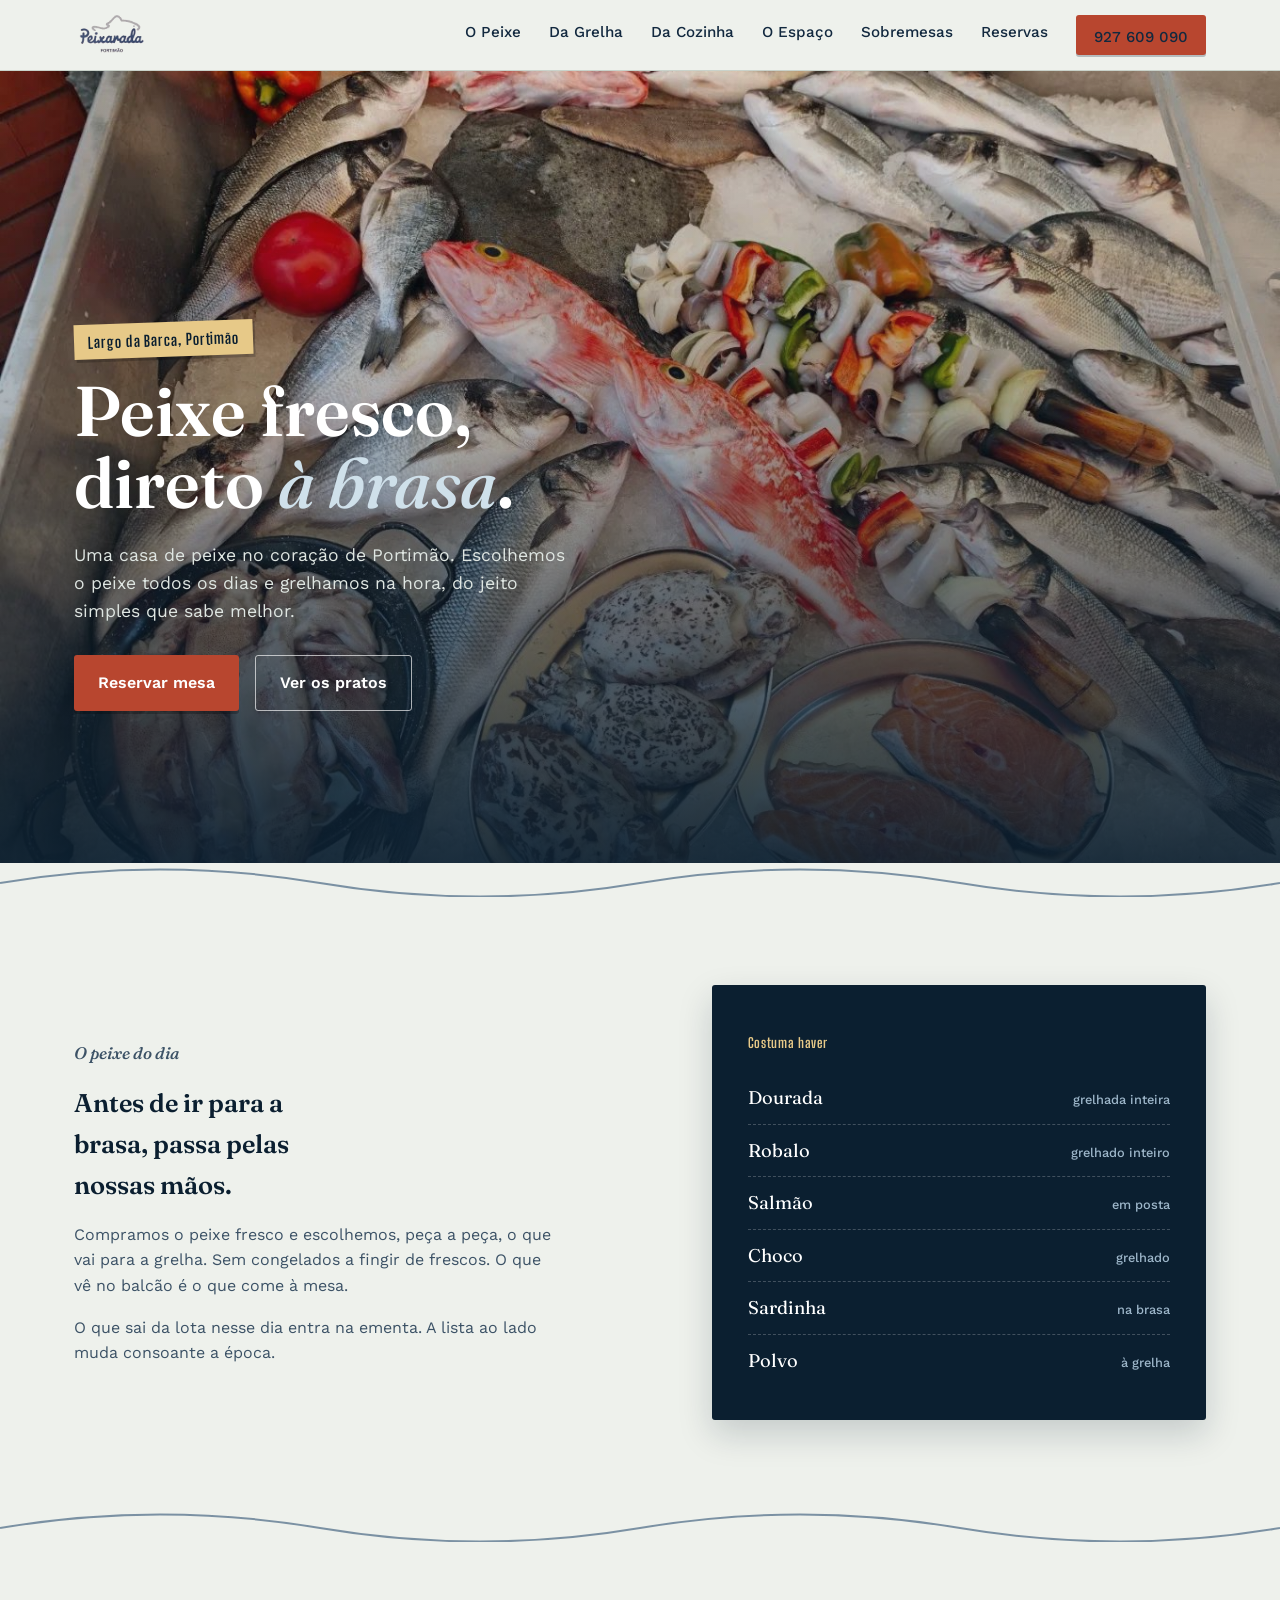
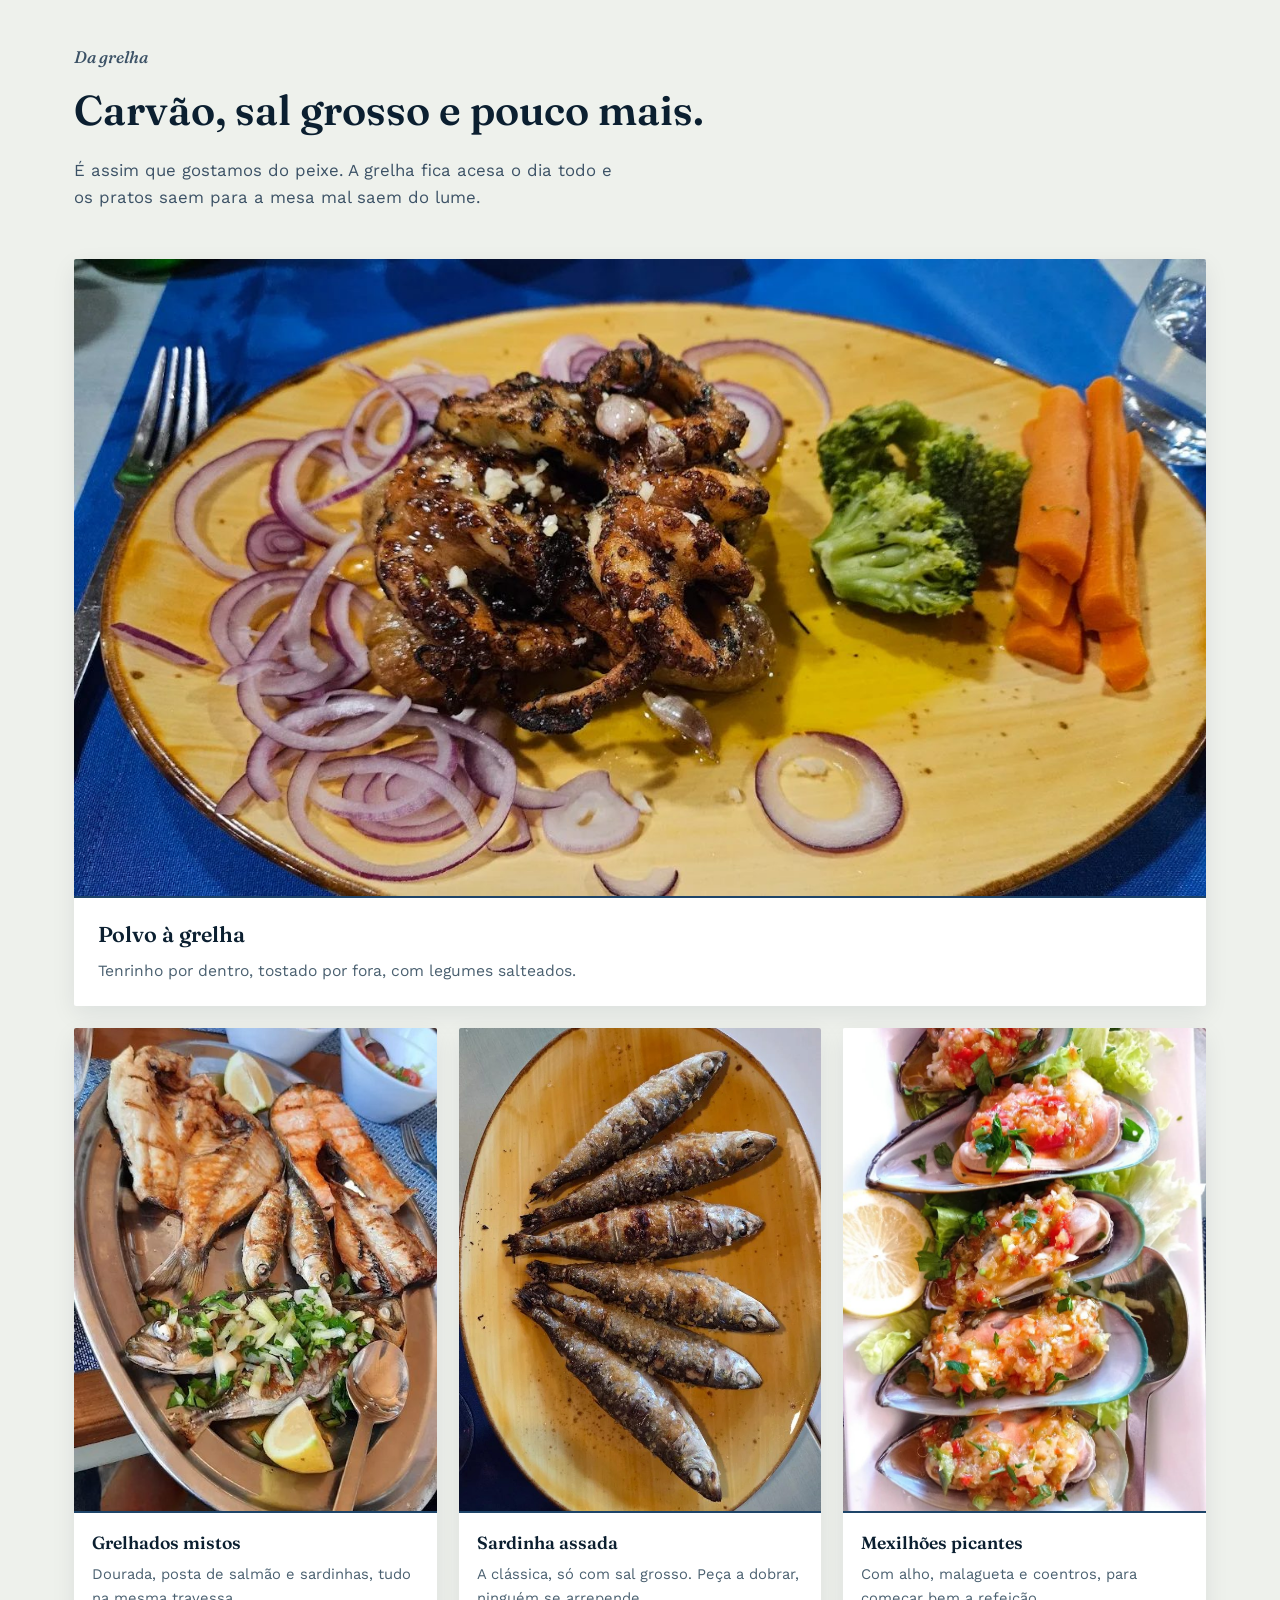
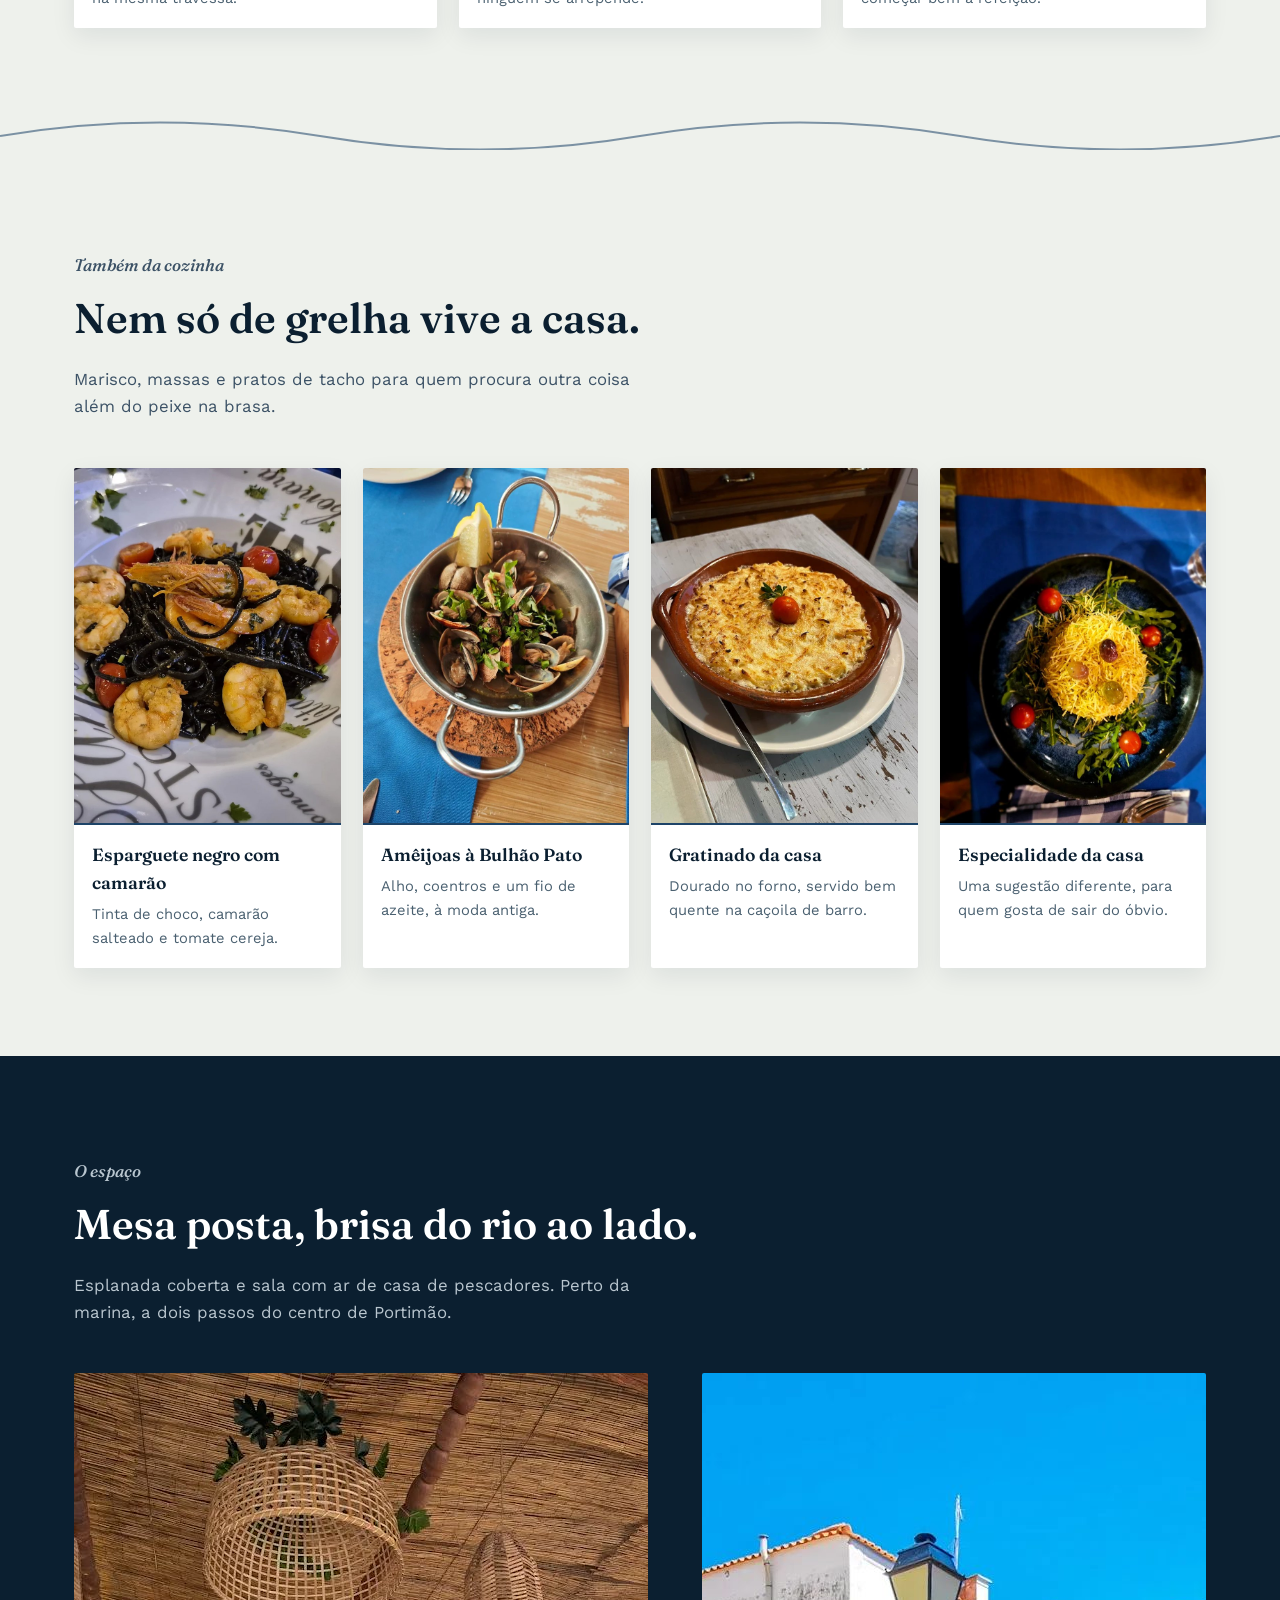
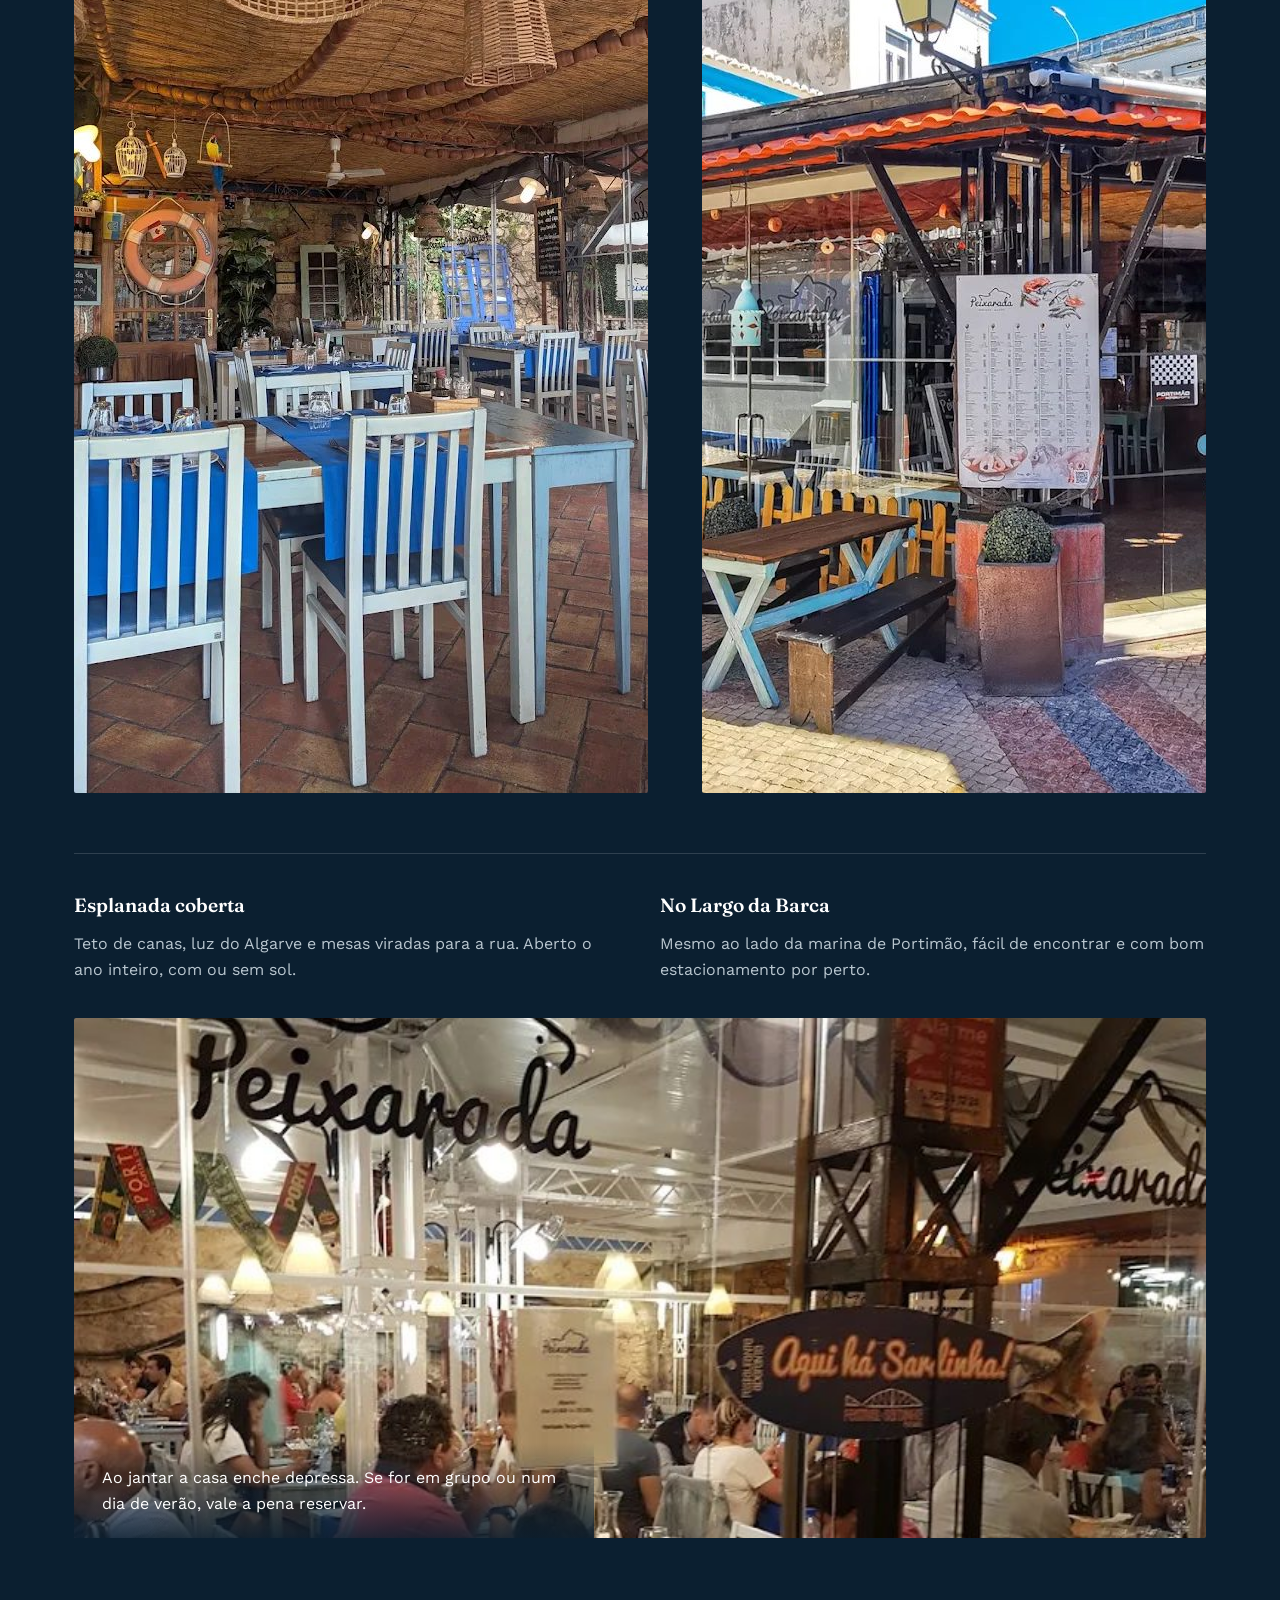
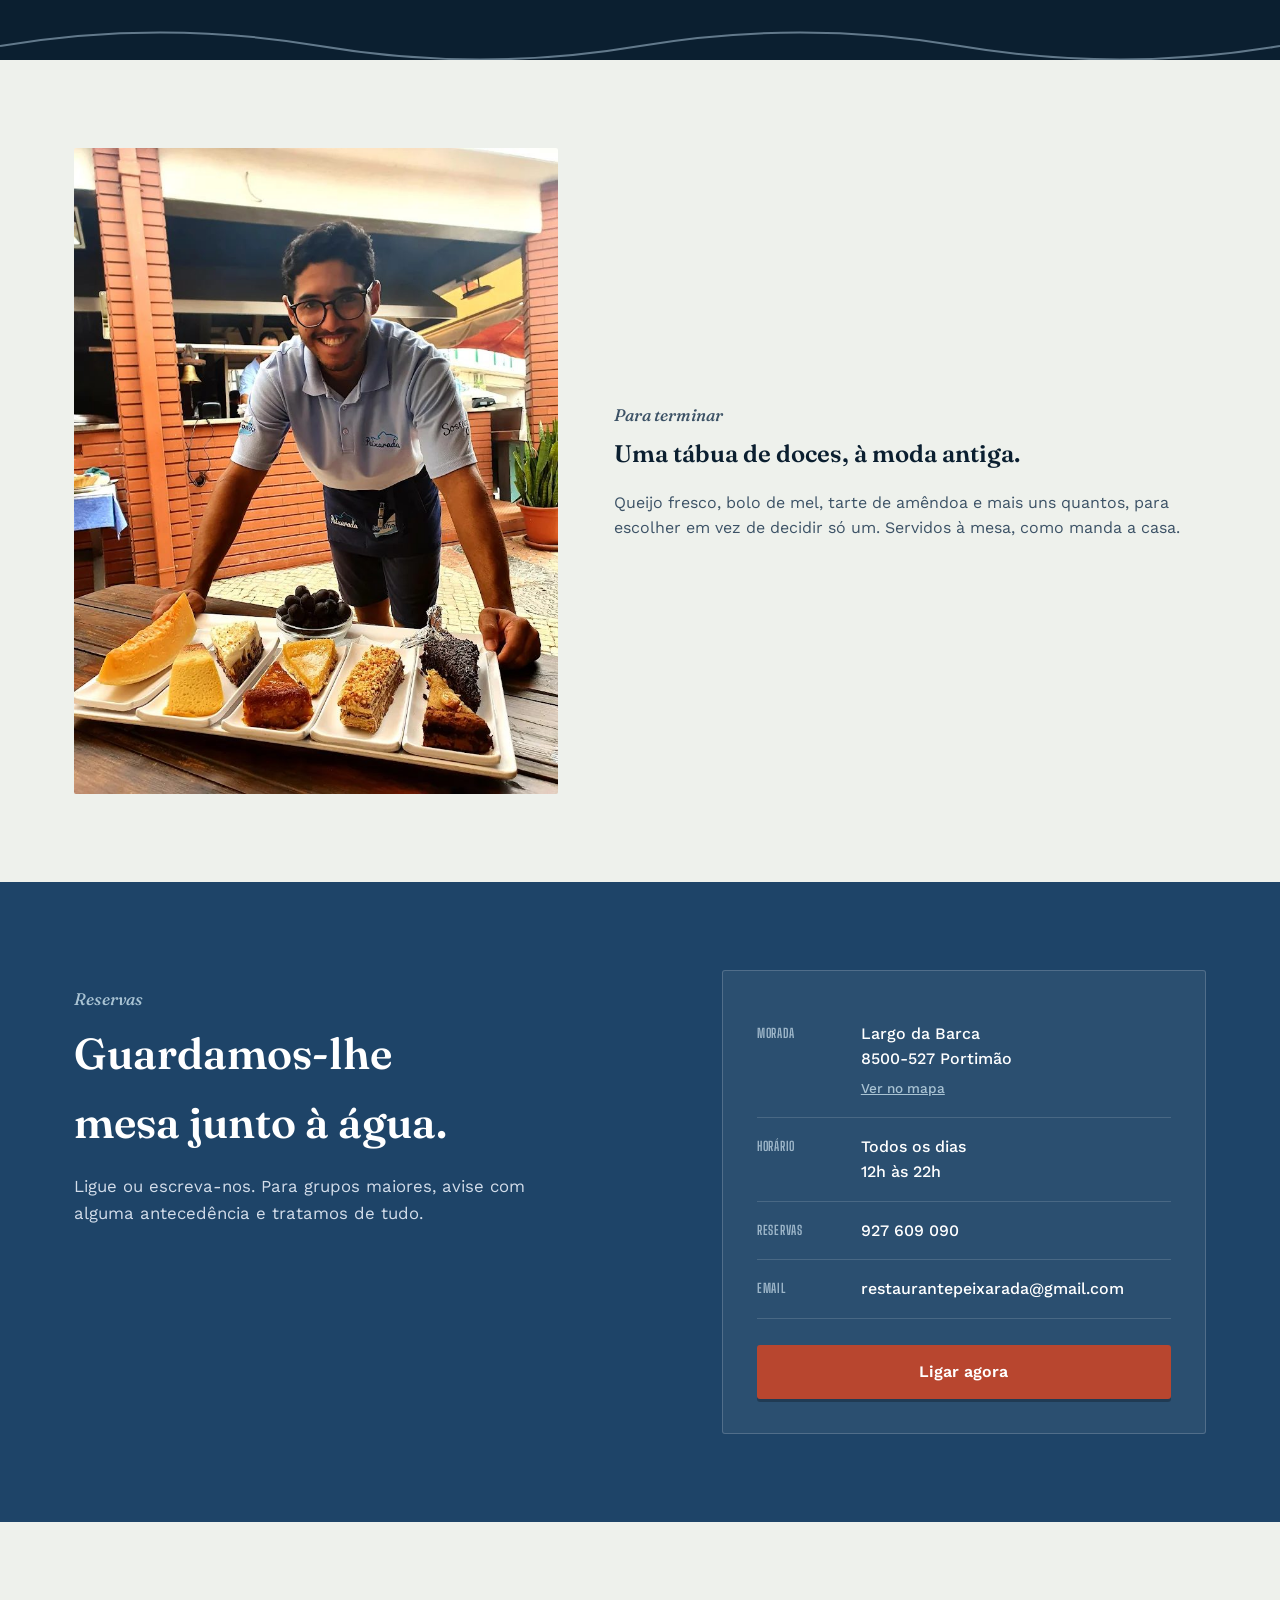
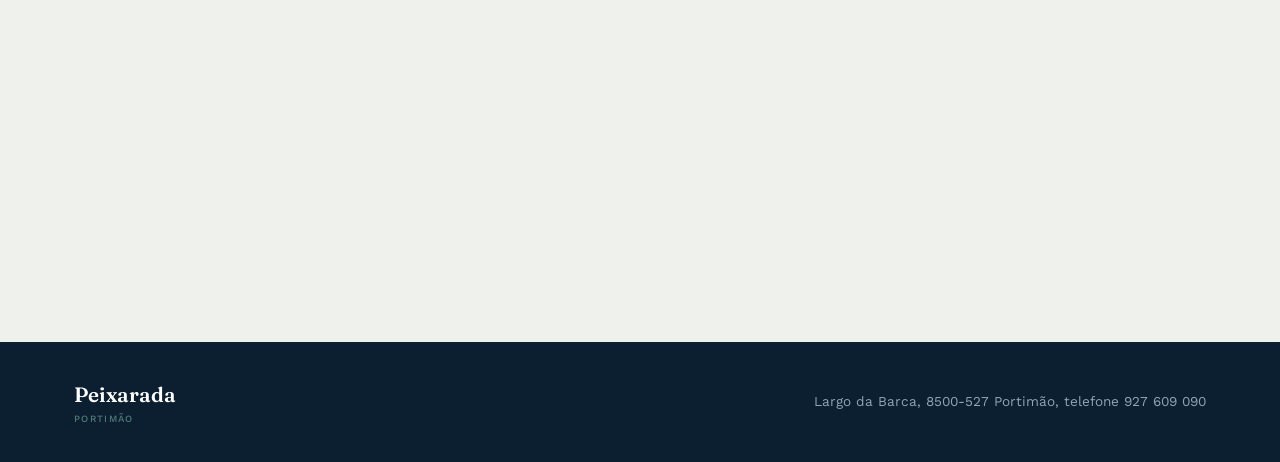
<file: peixarada/index.html>
<!DOCTYPE html>
<html lang="pt-PT">
<head>
<meta charset="UTF-8">
<meta name="viewport" content="width=device-width, initial-scale=1.0">
<title>Peixarada — Restaurante de Peixe em Portimão</title>
<meta name="description" content="Peixarada, restaurante de peixe e marisco grelhado no Largo da Barca, Portimão. Peixe fresco todos os dias, grelhado na brasa. Reservas: 927 609 090.">
<link rel="icon" href="images/peixarada-logo.png" type="image/png">
<link rel="preconnect" href="https://fonts.googleapis.com">
<link rel="preconnect" href="https://fonts.gstatic.com" crossorigin>
<link href="https://fonts.googleapis.com/css2?family=Fraunces:ital,opsz,wght@0,9..144,500;0,9..144,600;0,9..144,700;1,9..144,500;1,9..144,600&family=Big+Shoulders+Display:wght@700;800&family=Work+Sans:wght@400;500;600&display=swap" rel="stylesheet">
<style>
  :root{
    --ink:#12293f;
    --navy:#1e4468;
    --navy-deep:#0b1f30;
    --paper:#eef1ec;
    --card:#ffffff;
    --teal:#4f7c77;
    --brass:#b98f52;
    --tomato:#b8462f;
    --line:#c9d2ca;
    --max:1180px;
  }
  *{box-sizing:border-box;}
  html{scroll-behavior:smooth;overflow-x:hidden;}
  body{
    margin:0;
    background:var(--paper);
    color:var(--ink);
    font-family:'Work Sans',sans-serif;
    font-size:16px;
    line-height:1.6;
    -webkit-font-smoothing:antialiased;
    overflow-x:hidden;
    max-width:100vw;
  }
  img{max-width:100%;display:block;}
  a{color:inherit;}
  h1,h2,h3{
    font-family:'Fraunces',serif;
    font-weight:600;
    margin:0;
    color:var(--navy-deep);
  }
  .wrap{max-width:var(--max);margin:0 auto;padding:0 24px;}
  .visually-hidden{position:absolute;width:1px;height:1px;overflow:hidden;clip:rect(0 0 0 0);}

  /* ---------- Header ---------- */
  header{
    position:sticky;top:0;z-index:50;
    background:rgba(238,241,236,0.94);
    backdrop-filter:blur(6px);
    border-bottom:1px solid var(--line);
  }
  .nav{
    display:flex;align-items:center;justify-content:space-between;
    padding:12px 24px;max-width:var(--max);margin:0 auto;
  }
  .brand{display:flex;align-items:center;gap:10px;text-decoration:none;}
  .brand img{height:46px;width:auto;}
  .brand-text{font-family:'Fraunces',serif;font-weight:600;font-size:1.3rem;color:var(--navy-deep);}
  .brand-text small{display:block;font-family:'Work Sans',sans-serif;font-weight:500;font-size:0.6rem;letter-spacing:0.14em;color:var(--teal);}
  nav.links{display:flex;gap:28px;align-items:center;}
  nav.links a{
    text-decoration:none;color:var(--ink);font-size:0.95rem;font-weight:500;
    padding-bottom:3px;border-bottom:2px solid transparent;transition:border-color .2s;
  }
  nav.links a:hover{border-color:var(--tomato);}
  .call-btn{
    background:var(--tomato);color:#fff;padding:10px 18px;border-radius:3px;
    text-decoration:none;font-weight:600;font-size:0.9rem;white-space:nowrap;
    box-shadow:0 2px 0 rgba(11,31,48,0.25);
  }
  .menu-toggle{display:none;background:none;border:none;font-size:1.6rem;color:var(--navy-deep);cursor:pointer;}

  @media(max-width:820px){
    nav.links{
      position:fixed;top:70px;left:0;right:0;background:var(--paper);
      flex-direction:column;align-items:flex-start;gap:0;
      border-bottom:1px solid var(--line);
      max-height:0;overflow:hidden;transition:max-height .25s ease;
    }
    nav.links.open{max-height:420px;}
    nav.links a:not(.call-btn){width:100%;padding:14px 24px;border-bottom:1px solid var(--line);}
    nav.links .call-btn{width:calc(100% - 48px);margin:14px 24px;justify-content:center;}
    .menu-toggle{display:block;}
  }

  /* ---------- Wave divider (linha do logotipo) ---------- */
  .wave{width:100%;height:34px;display:block;}
  .wave path{fill:none;stroke:var(--navy);stroke-width:2;opacity:0.55;}
  .wave.on-dark path{stroke:#9db6c9;opacity:0.6;}

  /* ---------- Hero ---------- */
  .hero{
    position:relative;min-height:88vh;display:flex;align-items:flex-end;
    background:#0b1f30;
  }
  .hero-media{position:absolute;inset:0;overflow:hidden;}
  .hero-media img{width:100%;height:100%;object-fit:cover;object-position:60% 35%;}
  .hero-media::after{
    content:"";position:absolute;inset:0;
    background:linear-gradient(180deg, rgba(11,31,48,0.15) 0%, rgba(11,31,48,0.35) 45%, rgba(11,31,48,0.92) 100%);
  }
  .hero-content{
    position:relative;z-index:2;max-width:var(--max);margin:0 auto;
    padding:0 24px 64px;color:#fff;width:100%;
  }
  .hero-tag{
    display:inline-block;font-family:'Big Shoulders Display',sans-serif;font-weight:700;
    font-size:0.95rem;letter-spacing:0.06em;color:#0b1f30;background:#e7c988;
    padding:6px 14px 5px;transform:rotate(-2deg);margin-bottom:18px;
    box-shadow:2px 3px 0 rgba(0,0,0,0.2);
  }
  .hero h1{
    font-size:clamp(2.4rem,6vw,4.4rem);color:#fff;line-height:1.02;
    max-width:11ch;font-weight:600;
  }
  .hero h1 em{font-style:italic;font-weight:500;color:#cfe0ea;}
  .hero p{max-width:46ch;font-size:1.1rem;color:#dfe6e2;margin:22px 0 30px;}
  .hero-actions{display:flex;gap:16px;flex-wrap:wrap;}
  .btn{
    display:inline-flex;align-items:center;gap:8px;text-decoration:none;
    padding:14px 24px;border-radius:3px;font-weight:600;font-size:1rem;
  }
  .btn-primary{background:var(--tomato);color:#fff;box-shadow:0 3px 0 rgba(0,0,0,0.25);}
  .btn-ghost{border:1.5px solid rgba(255,255,255,0.65);color:#fff;}

  /* ---------- Section basics ---------- */
  section{padding:88px 0;}
  .kicker{
    font-family:'Fraunces',serif;font-style:italic;font-weight:500;color:var(--teal);
    font-size:1.05rem;margin-bottom:6px;
  }
  .section-head{max-width:640px;margin-bottom:48px;}
  .section-head h2{font-size:clamp(1.8rem,3.4vw,2.6rem);}
  .section-head p{margin-top:14px;color:#3c5266;font-size:1.05rem;max-width:56ch;}

  /* ---------- Peixe do dia ---------- */
  .catch{
    display:grid;grid-template-columns:1fr 0.85fr;gap:56px;align-items:center;
  }
  .catch-text h3{font-size:1.6rem;margin-bottom:14px;max-width:16ch;}
  .catch-text p{color:#3c5266;margin-bottom:16px;max-width:48ch;}
  .board{
    background:var(--navy-deep);border-radius:3px;padding:34px 36px;
    box-shadow:0 14px 34px rgba(11,31,48,0.18);
  }
  .board-title{
    font-family:'Big Shoulders Display',sans-serif;font-weight:700;color:#e7c988;
    font-size:0.85rem;letter-spacing:0.05em;margin-bottom:18px;
  }
  .board ul{list-style:none;margin:0;padding:0;}
  .board li{
    display:flex;justify-content:space-between;align-items:baseline;
    padding:11px 0;border-bottom:1px dashed rgba(255,255,255,0.22);
    font-family:'Fraunces',serif;color:#fff;font-size:1.15rem;
  }
  .board li:last-child{border-bottom:none;}
  .board li span{font-family:'Work Sans',sans-serif;font-size:0.8rem;color:#9db6c9;font-weight:500;}
  @media(max-width:900px){
    .catch{grid-template-columns:1fr;gap:36px;}
  }

  /* ---------- Grelha gallery ---------- */
  .grelha-feature{
    border-radius:2px;overflow:hidden;margin-bottom:22px;
    box-shadow:0 8px 24px rgba(11,31,48,0.1);background:var(--card);
  }
  .grelha-feature .dish-photo{aspect-ratio:16/9;}
  .grelha-feature .dish-label{border-top:2px solid var(--navy);padding:20px 24px 22px;}
  .grelha-feature .dish-label h3{font-size:1.35rem;margin-bottom:6px;}
  .grelha-feature .dish-label p{margin:0;color:#4a6070;font-size:0.98rem;max-width:60ch;}
  .grelha-grid{
    display:grid;grid-template-columns:repeat(3,1fr);gap:22px;
  }
  .cozinha-grid{grid-template-columns:repeat(4,1fr);}
  .dish{
    background:var(--card);border-radius:2px;overflow:hidden;
    box-shadow:0 8px 24px rgba(11,31,48,0.08);
  }
  .dish-photo{aspect-ratio:3/4;overflow:hidden;}
  .dish-photo img{width:100%;height:100%;object-fit:cover;}
  .dish-label{
    padding:16px 18px 18px;border-top:2px solid var(--navy);
  }
  .dish-label h3{font-size:1.1rem;margin-bottom:6px;}
  .dish-label p{margin:0;color:#4a6070;font-size:0.92rem;}

  @media(max-width:900px){
    .grelha-grid{grid-template-columns:repeat(2,1fr);}
    .grelha-grid .dish:last-child{grid-column:span 2;}
    .grelha-grid .dish:last-child .dish-photo{aspect-ratio:16/9;}
    .cozinha-grid .dish:last-child{grid-column:span 1;}
    .cozinha-grid .dish:last-child .dish-photo{aspect-ratio:3/4;}
  }
  @media(max-width:600px){
    .cozinha-grid{grid-template-columns:repeat(2,1fr);}
  }

  /* ---------- Ambiente ---------- */
  .ambiente{background:var(--navy-deep);color:#eef1ec;}
  .ambiente .section-head h2{color:#fff;}
  .ambiente .section-head p{color:#b9c6cf;}
  .ambiente-grid{
    display:grid;grid-template-columns:1.2fr 1fr;gap:24px;
  }
  .ambiente-grid img{border-radius:2px;height:100%;object-fit:cover;}
  .ambiente-grid img.crop-tables{object-position:center 62%;}
  .ambiente-grid img.crop-facade{object-position:center 78%;}
  .ambiente-text{
    grid-column:1/-1;display:grid;grid-template-columns:1fr 1fr;gap:40px;
    margin-top:36px;padding-top:36px;border-top:1px solid rgba(255,255,255,0.15);
  }
  .ambiente-text h3{color:#fff;font-size:1.2rem;margin-bottom:10px;}
  .ambiente-text p{color:#b9c6cf;margin:0;}
  @media(max-width:820px){
    .ambiente-grid{grid-template-columns:1fr;}
    .ambiente-text{grid-template-columns:1fr;gap:24px;}
  }
  .ambiente-night{
    margin-top:36px;position:relative;border-radius:2px;overflow:hidden;
  }
  .ambiente-night img{width:100%;max-height:520px;object-fit:cover;object-position:center 30%;}
  .ambiente-night p{
    position:absolute;left:0;right:0;bottom:0;margin:0;
    padding:22px 28px;color:#fff;font-size:1rem;max-width:52ch;
    background:linear-gradient(0deg, rgba(11,31,48,0.88) 0%, rgba(11,31,48,0) 100%);
  }

  /* ---------- Sobremesas ---------- */
  .sobremesas{
    display:grid;grid-template-columns:0.9fr 1.1fr;gap:56px;align-items:center;
  }
  .sobremesas img{border-radius:2px;}
  .sobremesas-text h3{font-size:1.5rem;margin-bottom:14px;}
  .sobremesas-text p{color:#3c5266;}
  @media(max-width:820px){
    .sobremesas{grid-template-columns:1fr;}
    .sobremesas .sobremesas-text{order:2;}
  }

  /* ---------- Reservas ---------- */
  .reservas{background:var(--navy);color:#fff;}
  .reservas .wrap{
    display:grid;grid-template-columns:1.1fr 0.9fr;gap:56px;
  }
  .reservas .wrap > *{min-width:0;}
  .reservas h2{color:#fff;font-size:clamp(1.9rem,3.6vw,2.7rem);max-width:14ch;}
  .reservas > .wrap > div:first-child p{color:#d3ddea;max-width:48ch;margin-top:16px;font-size:1.05rem;}
  .info-card{
    background:rgba(255,255,255,0.06);border:1px solid rgba(255,255,255,0.18);
    border-radius:3px;padding:34px;
  }
  .info-row{display:flex;gap:16px;padding:16px 0;border-bottom:1px solid rgba(255,255,255,0.14);}
  .info-row:last-child{border-bottom:none;}
  .info-row .label{font-family:'Big Shoulders Display',sans-serif;font-weight:700;font-size:0.8rem;letter-spacing:0.06em;color:#9db6c9;min-width:88px;padding-top:2px;flex-shrink:0;}
  .info-row a, .info-row span{color:#fff;text-decoration:none;font-weight:500;overflow-wrap:anywhere;min-width:0;}
  .info-row a:hover{text-decoration:underline;}
  .map-link{display:inline-block;margin-top:6px;font-size:0.85rem;color:#a9c3d3!important;text-decoration:underline!important;font-weight:500;}
  .reservas .btn-primary{margin-top:26px;width:100%;justify-content:center;}
  @media(max-width:820px){.reservas .wrap{grid-template-columns:1fr;}}

  .map-section{height:420px;line-height:0;}
  .map-section iframe{width:100%;height:100%;}

  /* ---------- Footer ---------- */
  footer{background:var(--navy-deep);color:#8ea3b3;padding:36px 0;}
  footer .wrap{display:flex;justify-content:space-between;align-items:center;flex-wrap:wrap;gap:12px;}
  footer .brand-text{color:#fff;}
  footer small{font-size:0.85rem;}

  /* mobile sticky reserve bar */
  .sticky-cta{
    position:fixed;bottom:0;left:0;right:0;z-index:60;
    background:var(--tomato);display:none;justify-content:center;
  }
  .sticky-cta a{
    display:block;width:100%;max-width:var(--max);text-align:center;
    padding:14px;color:#fff;text-decoration:none;font-weight:600;
  }
  @media(max-width:640px){
    .sticky-cta{display:flex;}
    body{padding-bottom:52px;}
  }
</style>
</head>
<body>

<header>
  <div class="nav">
    <a href="#top" class="brand">
      <img src="images/peixarada-logo.png" alt="Peixarada Portimão">
    </a>
    <button class="menu-toggle" aria-label="Abrir menu" id="menuToggle">&#9776;</button>
    <nav class="links" id="navLinks">
      <a href="#peixe">O Peixe</a>
      <a href="#grelha">Da Grelha</a>
      <a href="#cozinha">Da Cozinha</a>
      <a href="#ambiente">O Espaço</a>
      <a href="#sobremesas">Sobremesas</a>
      <a href="#reservas">Reservas</a>
      <a href="tel:927609090" class="call-btn">927 609 090</a>
    </nav>
  </div>
</header>

<main id="top">

  <section class="hero">
    <div class="hero-media">
      <img src="images/peixarada-peixe-fresco-diario.jpg" alt="Seleção de peixe fresco no Peixarada, dourada, robalo, salmão e choco sobre gelo">
    </div>
    <div class="hero-content">
      <span class="hero-tag">Largo da Barca, Portimão</span>
      <h1>Peixe fresco,<br>direto <em>à brasa</em>.</h1>
      <p>Uma casa de peixe no coração de Portimão. Escolhemos o peixe todos os dias e grelhamos na hora, do jeito simples que sabe melhor.</p>
      <div class="hero-actions">
        <a href="tel:927609090" class="btn btn-primary">Reservar mesa</a>
        <a href="#grelha" class="btn btn-ghost">Ver os pratos</a>
      </div>
    </div>
  </section>

  <svg class="wave" viewBox="0 0 1200 34" preserveAspectRatio="none"><path d="M0,20 C100,2 200,2 300,20 C400,38 500,38 600,20 C700,2 800,2 900,20 C1000,38 1100,38 1200,20"/></svg>

  <section id="peixe">
    <div class="wrap catch">
      <div class="catch-text">
        <p class="kicker">O peixe do dia</p>
        <h3>Antes de ir para a brasa, passa pelas nossas mãos.</h3>
        <p>Compramos o peixe fresco e escolhemos, peça a peça, o que vai para a grelha. Sem congelados a fingir de frescos. O que vê no balcão é o que come à mesa.</p>
        <p>O que sai da lota nesse dia entra na ementa. A lista ao lado muda consoante a época.</p>
      </div>
      <div class="board">
        <p class="board-title">Costuma haver</p>
        <ul>
          <li>Dourada <span>grelhada inteira</span></li>
          <li>Robalo <span>grelhado inteiro</span></li>
          <li>Salmão <span>em posta</span></li>
          <li>Choco <span>grelhado</span></li>
          <li>Sardinha <span>na brasa</span></li>
          <li>Polvo <span>à grelha</span></li>
        </ul>
      </div>
    </div>
  </section>

  <svg class="wave" viewBox="0 0 1200 34" preserveAspectRatio="none"><path d="M0,20 C100,2 200,2 300,20 C400,38 500,38 600,20 C700,2 800,2 900,20 C1000,38 1100,38 1200,20"/></svg>

  <section id="grelha">
    <div class="wrap">
      <div class="section-head">
        <p class="kicker">Da grelha</p>
        <h2>Carvão, sal grosso e pouco mais.</h2>
        <p>É assim que gostamos do peixe. A grelha fica acesa o dia todo e os pratos saem para a mesa mal saem do lume.</p>
      </div>
      <div class="grelha-feature dish">
        <div class="dish-photo"><img src="images/peixarada-polvo-grelhado.jpg" alt="Polvo grelhado com cebola roxa, brócolos e cenoura no Peixarada" loading="lazy"></div>
        <div class="dish-label"><h3>Polvo à grelha</h3><p>Tenrinho por dentro, tostado por fora, com legumes salteados.</p></div>
      </div>
      <div class="grelha-grid">
        <div class="dish">
          <div class="dish-photo"><img src="images/peixarada-grelhados-mistos-portimao.jpg" alt="Grelhados mistos do Peixarada, dourada, salmão e sardinhas na brasa" loading="lazy"></div>
          <div class="dish-label"><h3>Grelhados mistos</h3><p>Dourada, posta de salmão e sardinhas, tudo na mesma travessa.</p></div>
        </div>
        <div class="dish">
          <div class="dish-photo"><img src="images/peixarada-sardinhas-assadas.jpg" alt="Sardinhas assadas com sal grosso no Peixarada, Portimão" loading="lazy"></div>
          <div class="dish-label"><h3>Sardinha assada</h3><p>A clássica, só com sal grosso. Peça a dobrar, ninguém se arrepende.</p></div>
        </div>
        <div class="dish">
          <div class="dish-photo"><img src="images/peixarada-mexilhoes-picante.jpg" alt="Mexilhões picantes com alho e coentros no Peixarada" loading="lazy"></div>
          <div class="dish-label"><h3>Mexilhões picantes</h3><p>Com alho, malagueta e coentros, para começar bem a refeição.</p></div>
        </div>
      </div>
    </div>
  </section>

  <svg class="wave" viewBox="0 0 1200 34" preserveAspectRatio="none"><path d="M0,20 C100,2 200,2 300,20 C400,38 500,38 600,20 C700,2 800,2 900,20 C1000,38 1100,38 1200,20"/></svg>

  <section id="cozinha">
    <div class="wrap">
      <div class="section-head">
        <p class="kicker">Também da cozinha</p>
        <h2>Nem só de grelha vive a casa.</h2>
        <p>Marisco, massas e pratos de tacho para quem procura outra coisa além do peixe na brasa.</p>
      </div>
      <div class="grelha-grid cozinha-grid">
        <div class="dish">
          <div class="dish-photo"><img src="images/peixarada-espaguete-negro-camarao.jpg" alt="Esparguete negro com camarão no Peixarada, Portimão" loading="lazy"></div>
          <div class="dish-label"><h3>Esparguete negro com camarão</h3><p>Tinta de choco, camarão salteado e tomate cereja.</p></div>
        </div>
        <div class="dish">
          <div class="dish-photo"><img src="images/peixarada-ameijoas-bulhao-pato.jpg" alt="Amêijoas à Bulhão Pato no Peixarada, Portimão" loading="lazy"></div>
          <div class="dish-label"><h3>Amêijoas à Bulhão Pato</h3><p>Alho, coentros e um fio de azeite, à moda antiga.</p></div>
        </div>
        <div class="dish">
          <div class="dish-photo"><img src="images/peixarada-gratinado-forno.jpg" alt="Prato gratinado no forno do Peixarada, Portimão" loading="lazy"></div>
          <div class="dish-label"><h3>Gratinado da casa</h3><p>Dourado no forno, servido bem quente na caçoila de barro.</p></div>
        </div>
        <div class="dish">
          <div class="dish-photo"><img src="images/peixarada-ninho-especial.jpg" alt="Especialidade da casa do Peixarada, Portimão" loading="lazy"></div>
          <div class="dish-label"><h3>Especialidade da casa</h3><p>Uma sugestão diferente, para quem gosta de sair do óbvio.</p></div>
        </div>
      </div>
    </div>
  </section>

  <section id="ambiente" class="ambiente">
    <div class="wrap">
      <div class="section-head">
        <p class="kicker">O espaço</p>
        <h2>Mesa posta, brisa do rio ao lado.</h2>
        <p>Esplanada coberta e sala com ar de casa de pescadores. Perto da marina, a dois passos do centro de Portimão.</p>
      </div>
      <div class="ambiente-grid">
        <img class="crop-tables" src="images/peixarada-interior-esplanada.jpg" alt="Interior do Peixarada com esplanada coberta e decoração náutica" loading="lazy">
        <img class="crop-facade" src="images/peixarada-fachada-largo-da-barca.jpg" alt="Fachada do Peixarada no Largo da Barca, Portimão" loading="lazy">
        <div class="ambiente-text">
          <div>
            <h3>Esplanada coberta</h3>
            <p>Teto de canas, luz do Algarve e mesas viradas para a rua. Aberto o ano inteiro, com ou sem sol.</p>
          </div>
          <div>
            <h3>No Largo da Barca</h3>
            <p>Mesmo ao lado da marina de Portimão, fácil de encontrar e com bom estacionamento por perto.</p>
          </div>
        </div>
      </div>
      <div class="ambiente-night">
        <img src="images/peixarada-ambiente-noite.jpg" alt="Sala do Peixarada à noite, cheia de gente, em Portimão" loading="lazy">
        <p>Ao jantar a casa enche depressa. Se for em grupo ou num dia de verão, vale a pena reservar.</p>
      </div>
    </div>
  </section>

  <svg class="wave on-dark" viewBox="0 0 1200 34" preserveAspectRatio="none" style="background:var(--navy-deep)"><path d="M0,20 C100,2 200,2 300,20 C400,38 500,38 600,20 C700,2 800,2 900,20 C1000,38 1100,38 1200,20"/></svg>

  <section id="sobremesas">
    <div class="wrap sobremesas">
      <img src="images/peixarada-sobremesas-tabua.jpg" alt="Tábua de sobremesas caseiras do Peixarada, Portimão" loading="lazy">
      <div class="sobremesas-text">
        <p class="kicker">Para terminar</p>
        <h3>Uma tábua de doces, à moda antiga.</h3>
        <p>Queijo fresco, bolo de mel, tarte de amêndoa e mais uns quantos, para escolher em vez de decidir só um. Servidos à mesa, como manda a casa.</p>
      </div>
    </div>
  </section>

  <section id="reservas" class="reservas">
    <div class="wrap">
      <div>
        <p class="kicker" style="color:#a9c3d3;">Reservas</p>
        <h2>Guardamos-lhe mesa junto à água.</h2>
        <p>Ligue ou escreva-nos. Para grupos maiores, avise com alguma antecedência e tratamos de tudo.</p>
      </div>
      <div class="info-card">
        <div class="info-row"><span class="label">MORADA</span><span>Largo da Barca<br>8500-527 Portimão<br><a href="https://www.google.com/maps/place/Restaurante+Peixarada/@37.1401902,-8.5327525,17z" target="_blank" rel="noopener" class="map-link">Ver no mapa</a></span></div>
        <div class="info-row"><span class="label">HORÁRIO</span><span>Todos os dias<br>12h às 22h</span></div>
        <div class="info-row"><span class="label">RESERVAS</span><a href="tel:927609090">927 609 090</a></div>
        <div class="info-row"><span class="label">EMAIL</span><a href="mailto:restaurantepeixarada@gmail.com">restaurantepeixarada@gmail.com</a></div>
        <a href="tel:927609090" class="btn btn-primary">Ligar agora</a>
      </div>
    </div>
  </section>

  <section id="mapa" class="map-section">
    <iframe
      src="https://www.google.com/maps?q=Restaurante+Peixarada,+Largo+da+Barca,+8500-527+Portim%C3%A3o&output=embed"
      width="100%" height="100%" style="border:0;" allowfullscreen=""
      loading="lazy" referrerpolicy="no-referrer-when-downgrade"
      title="Localização do Peixarada no Largo da Barca, Portimão">
    </iframe>
  </section>

</main>

<footer>
  <div class="wrap">
    <span class="brand-text">Peixarada <small>PORTIMÃO</small></span>
    <small>Largo da Barca, 8500-527 Portimão, telefone 927 609 090</small>
  </div>
</footer>

<div class="sticky-cta"><a href="tel:927609090">Reservar mesa, 927 609 090</a></div>

<script>
  document.getElementById('menuToggle').addEventListener('click', function(){
    document.getElementById('navLinks').classList.toggle('open');
  });
</script>
</body>
</html>
</file>
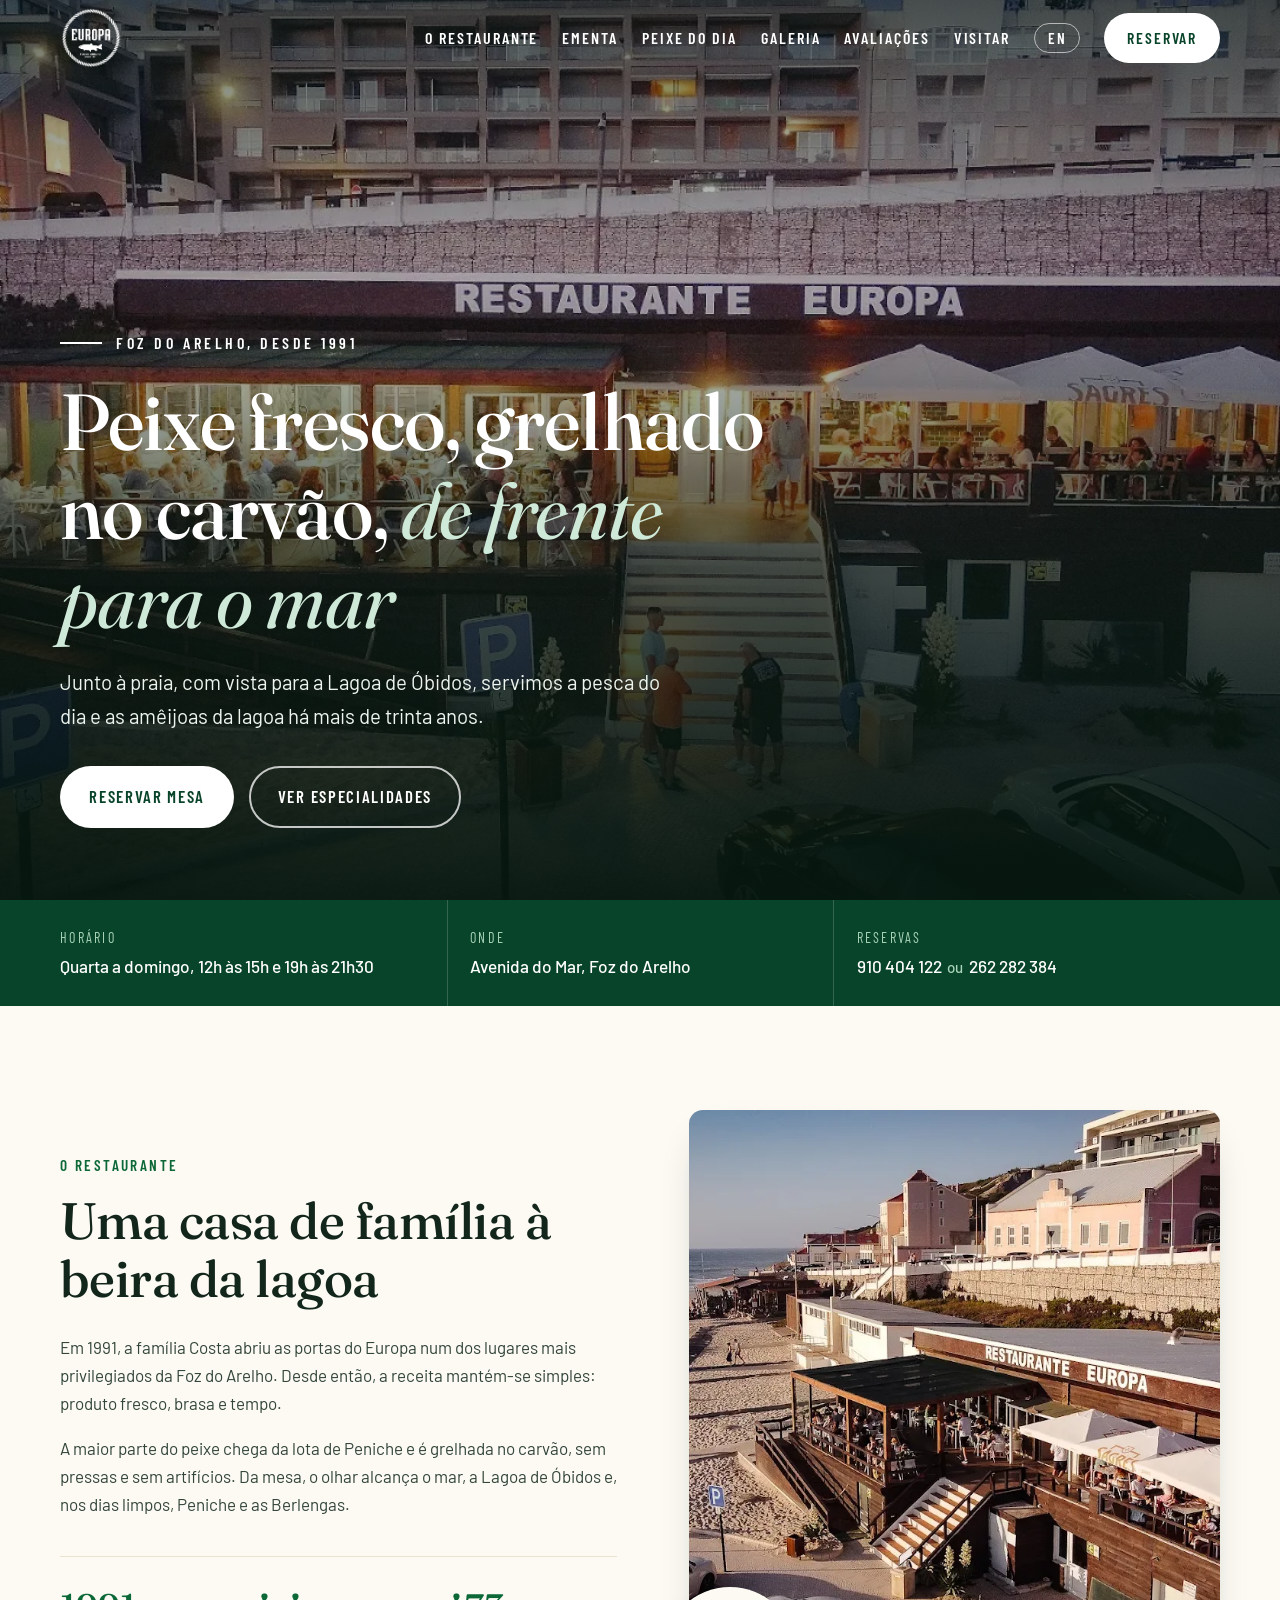
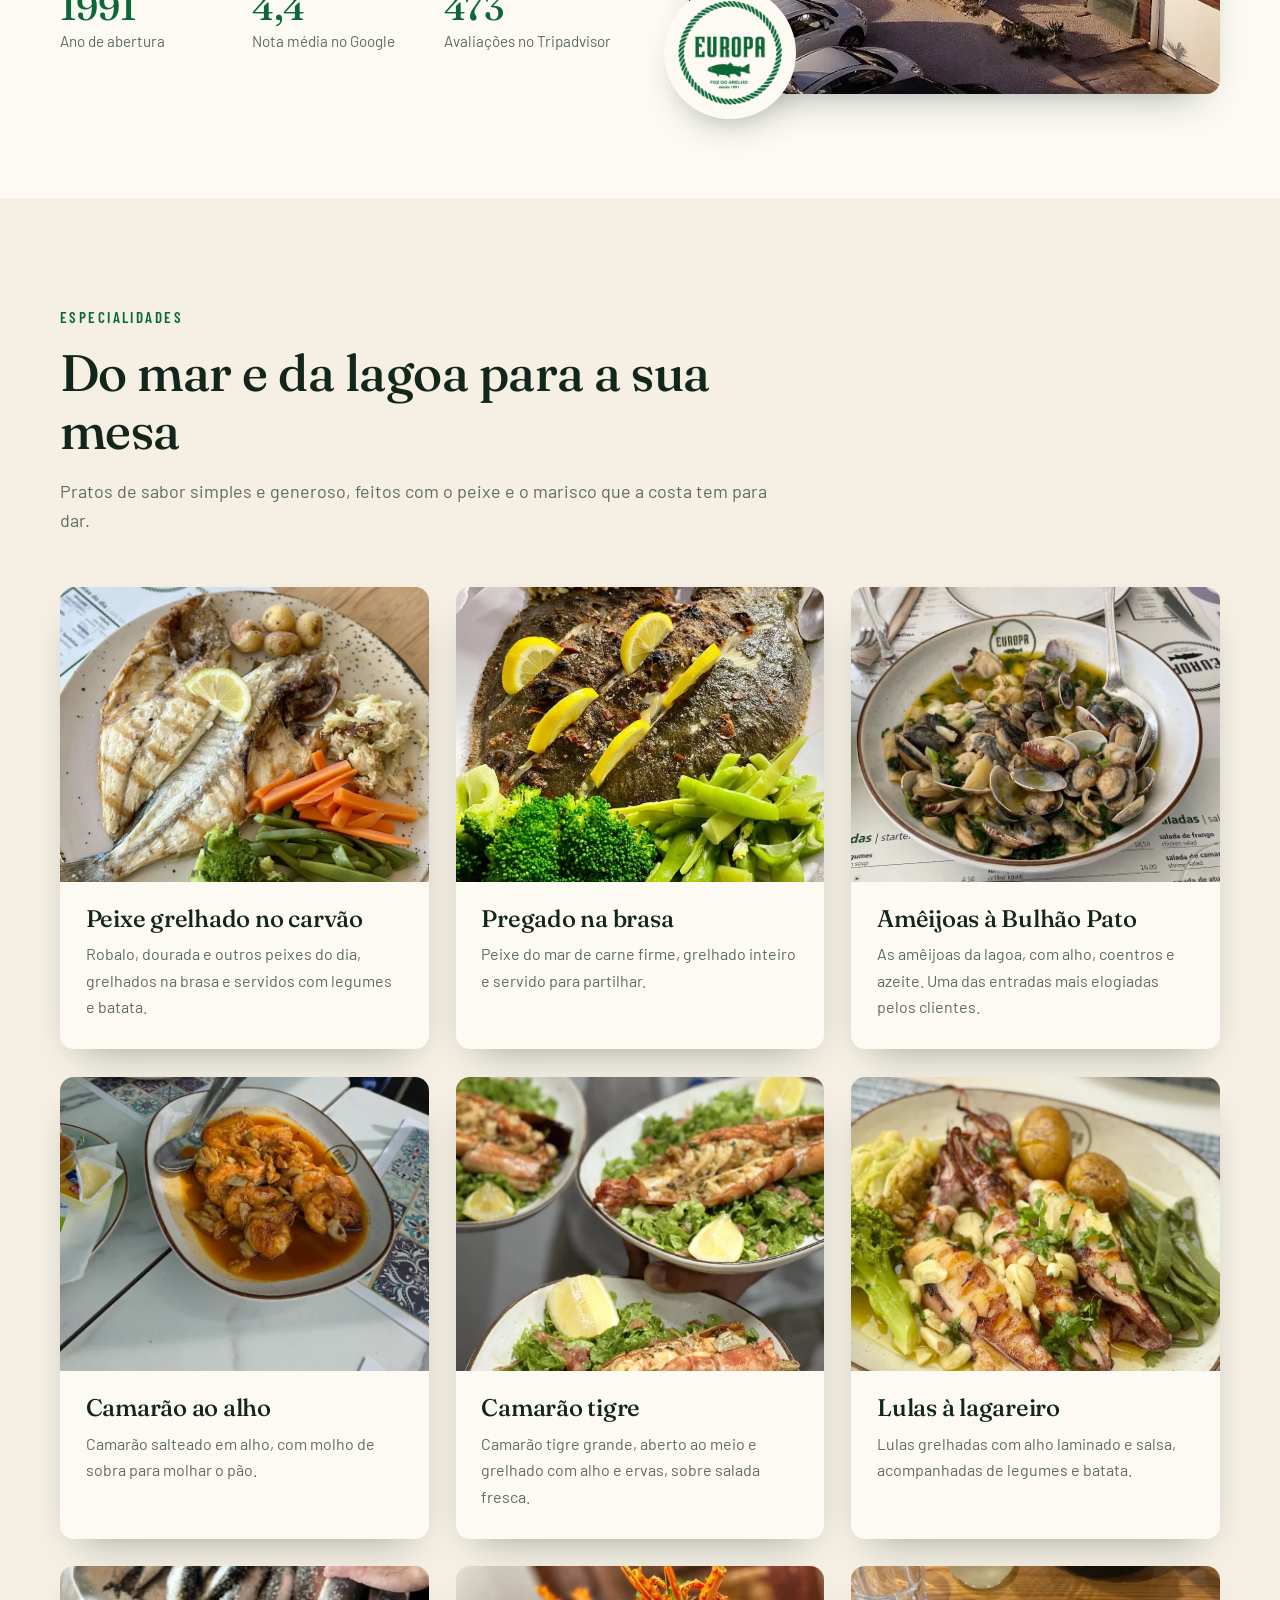
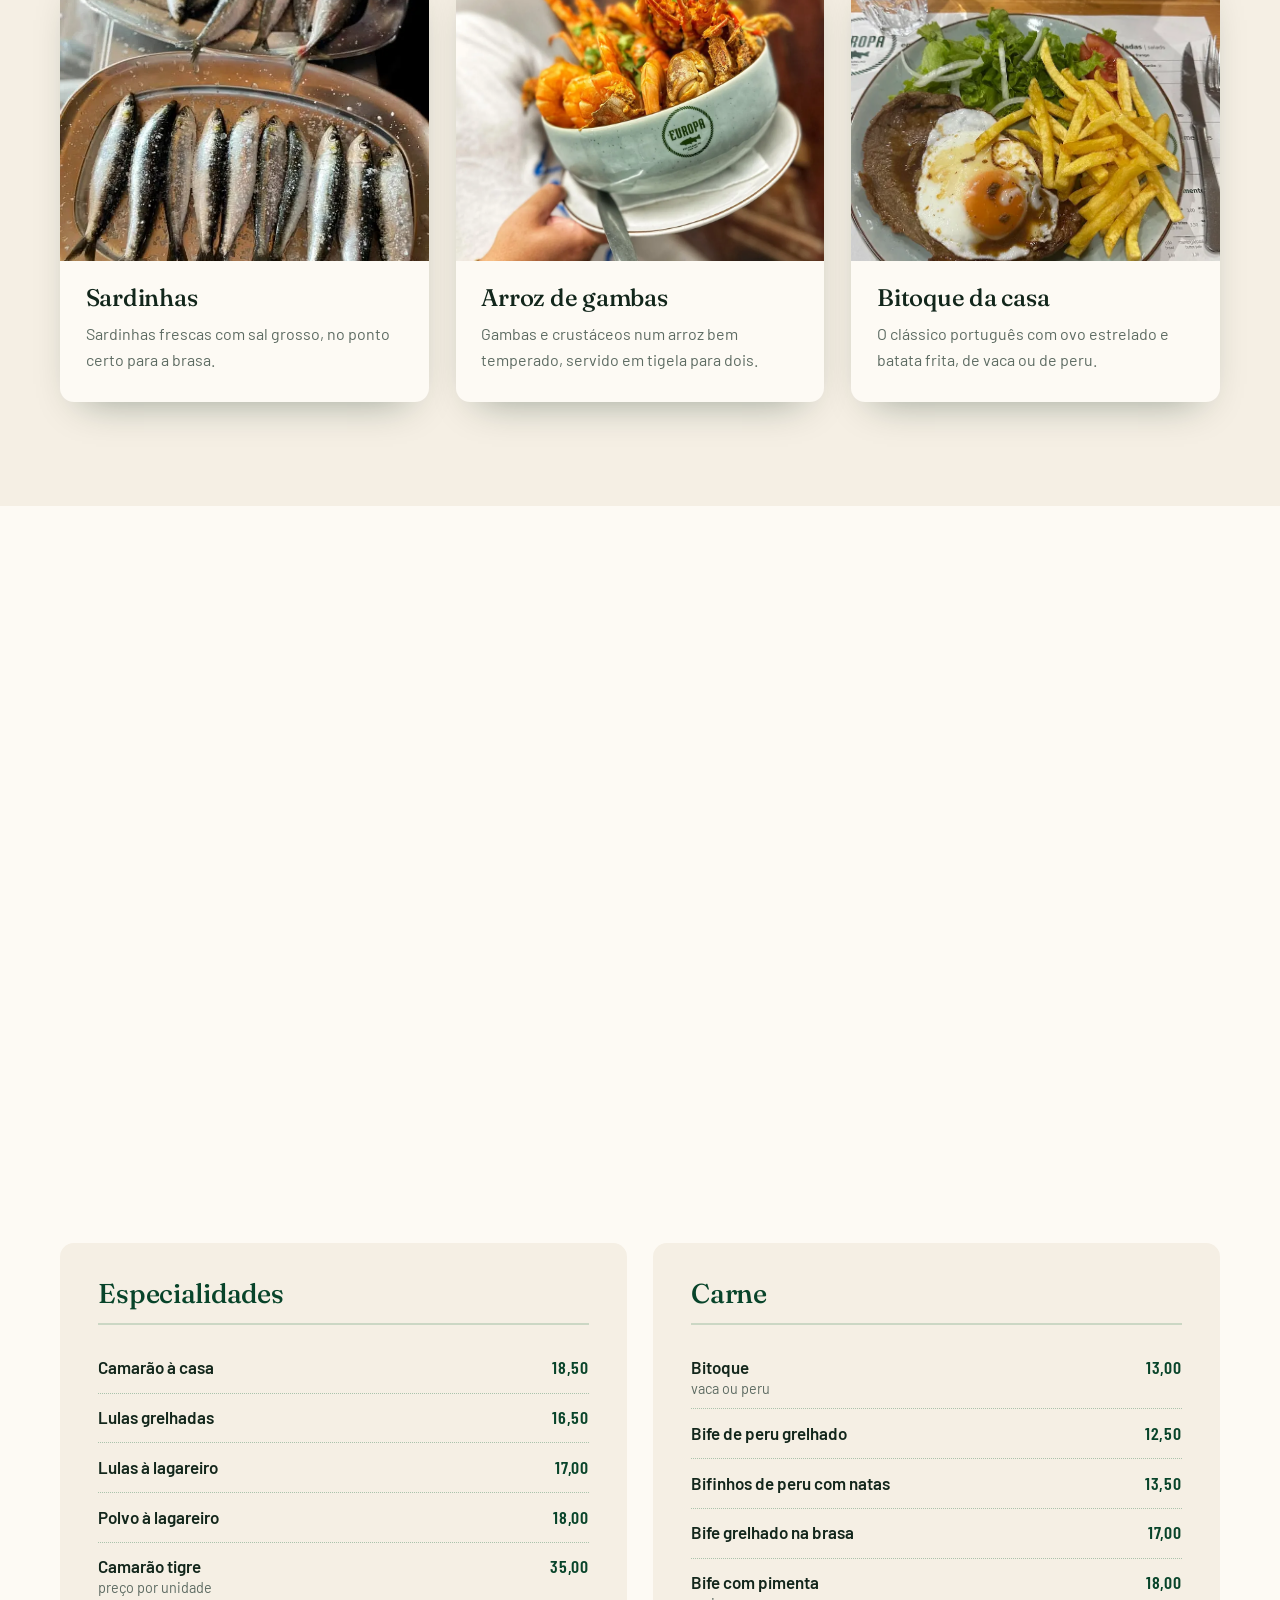
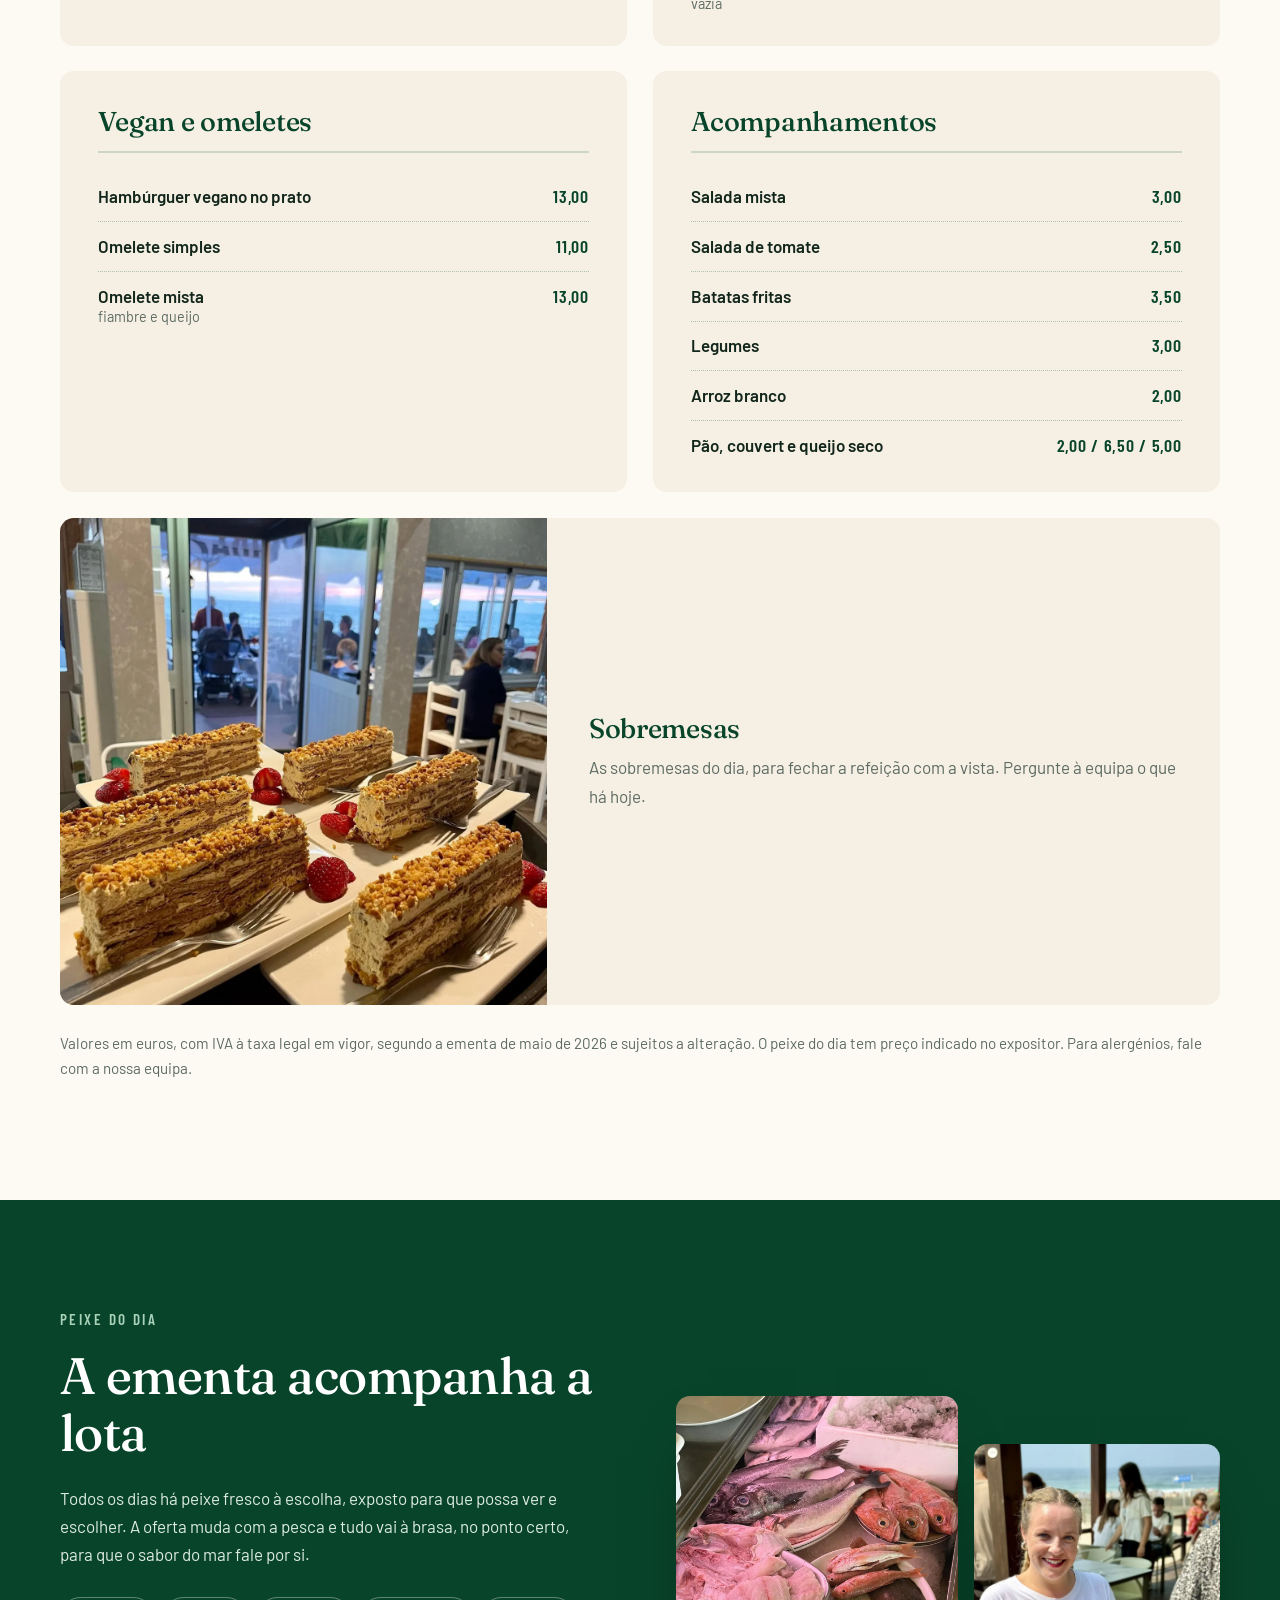
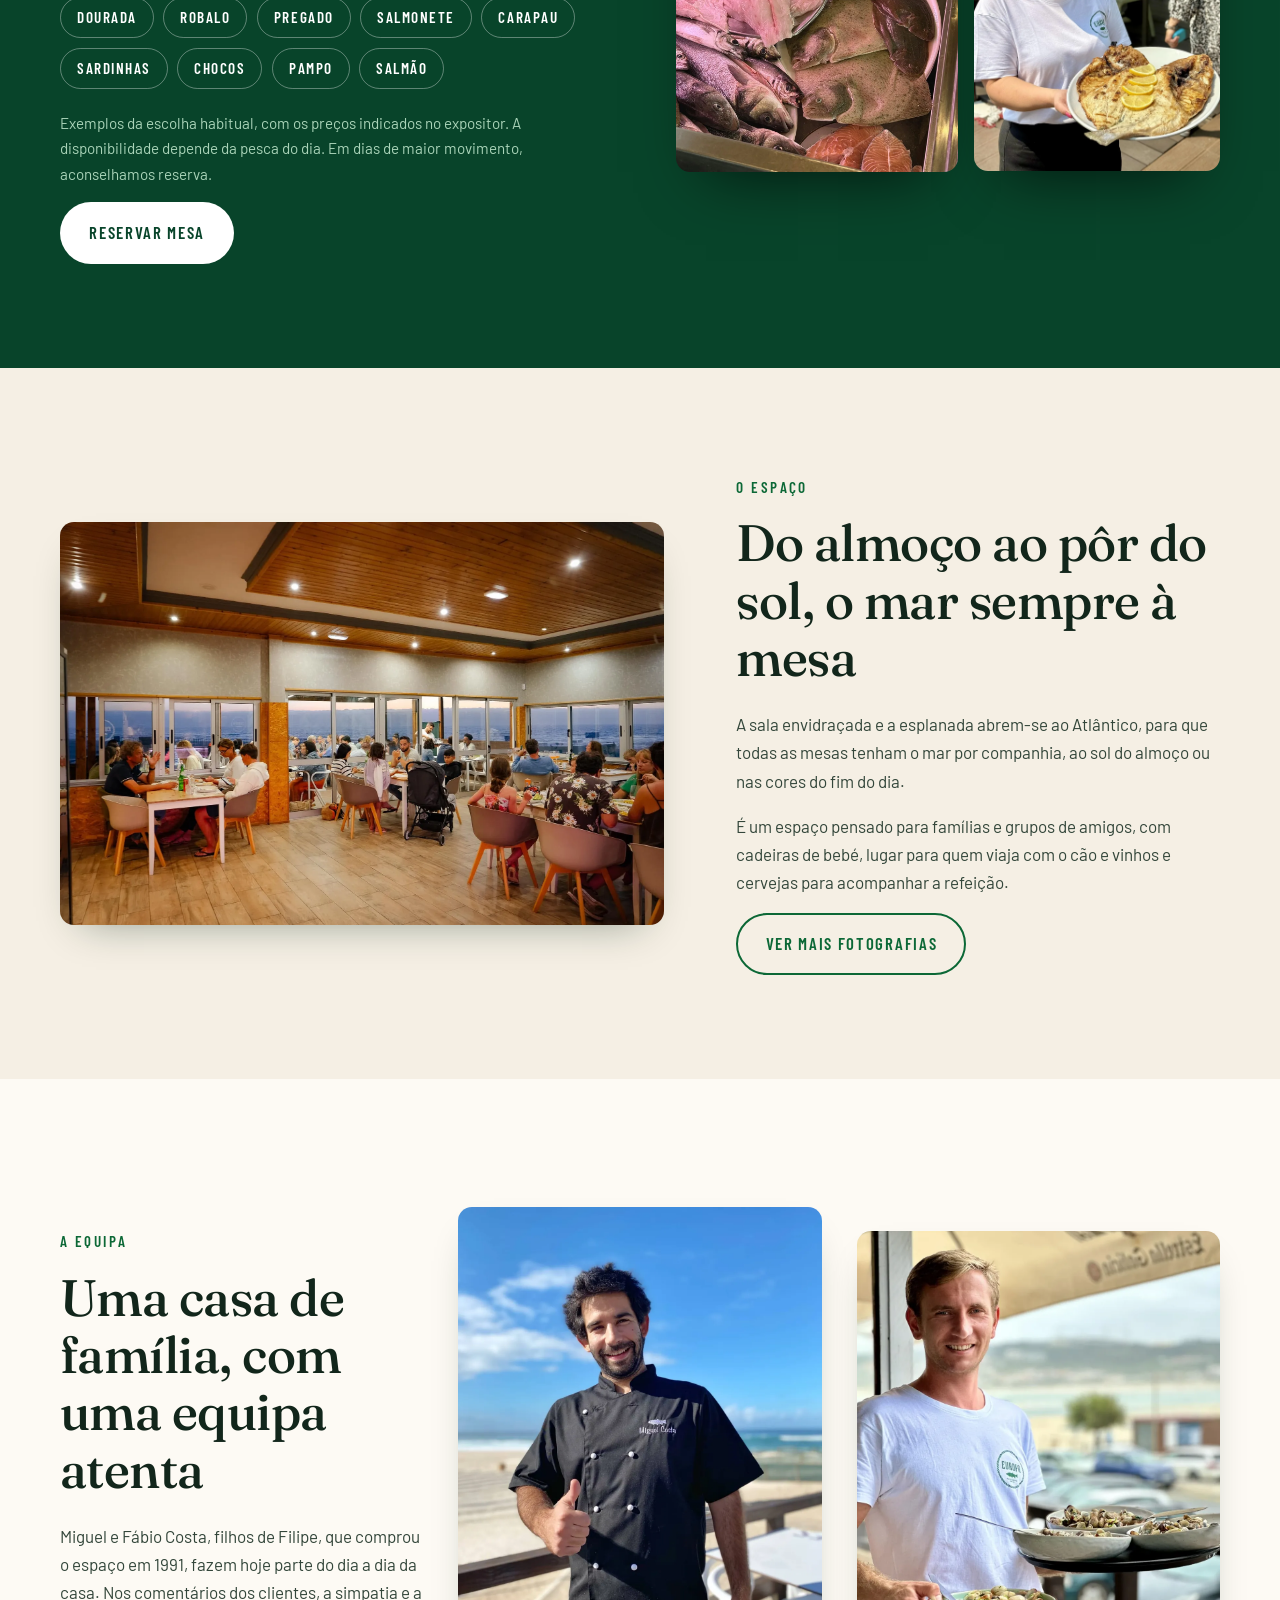
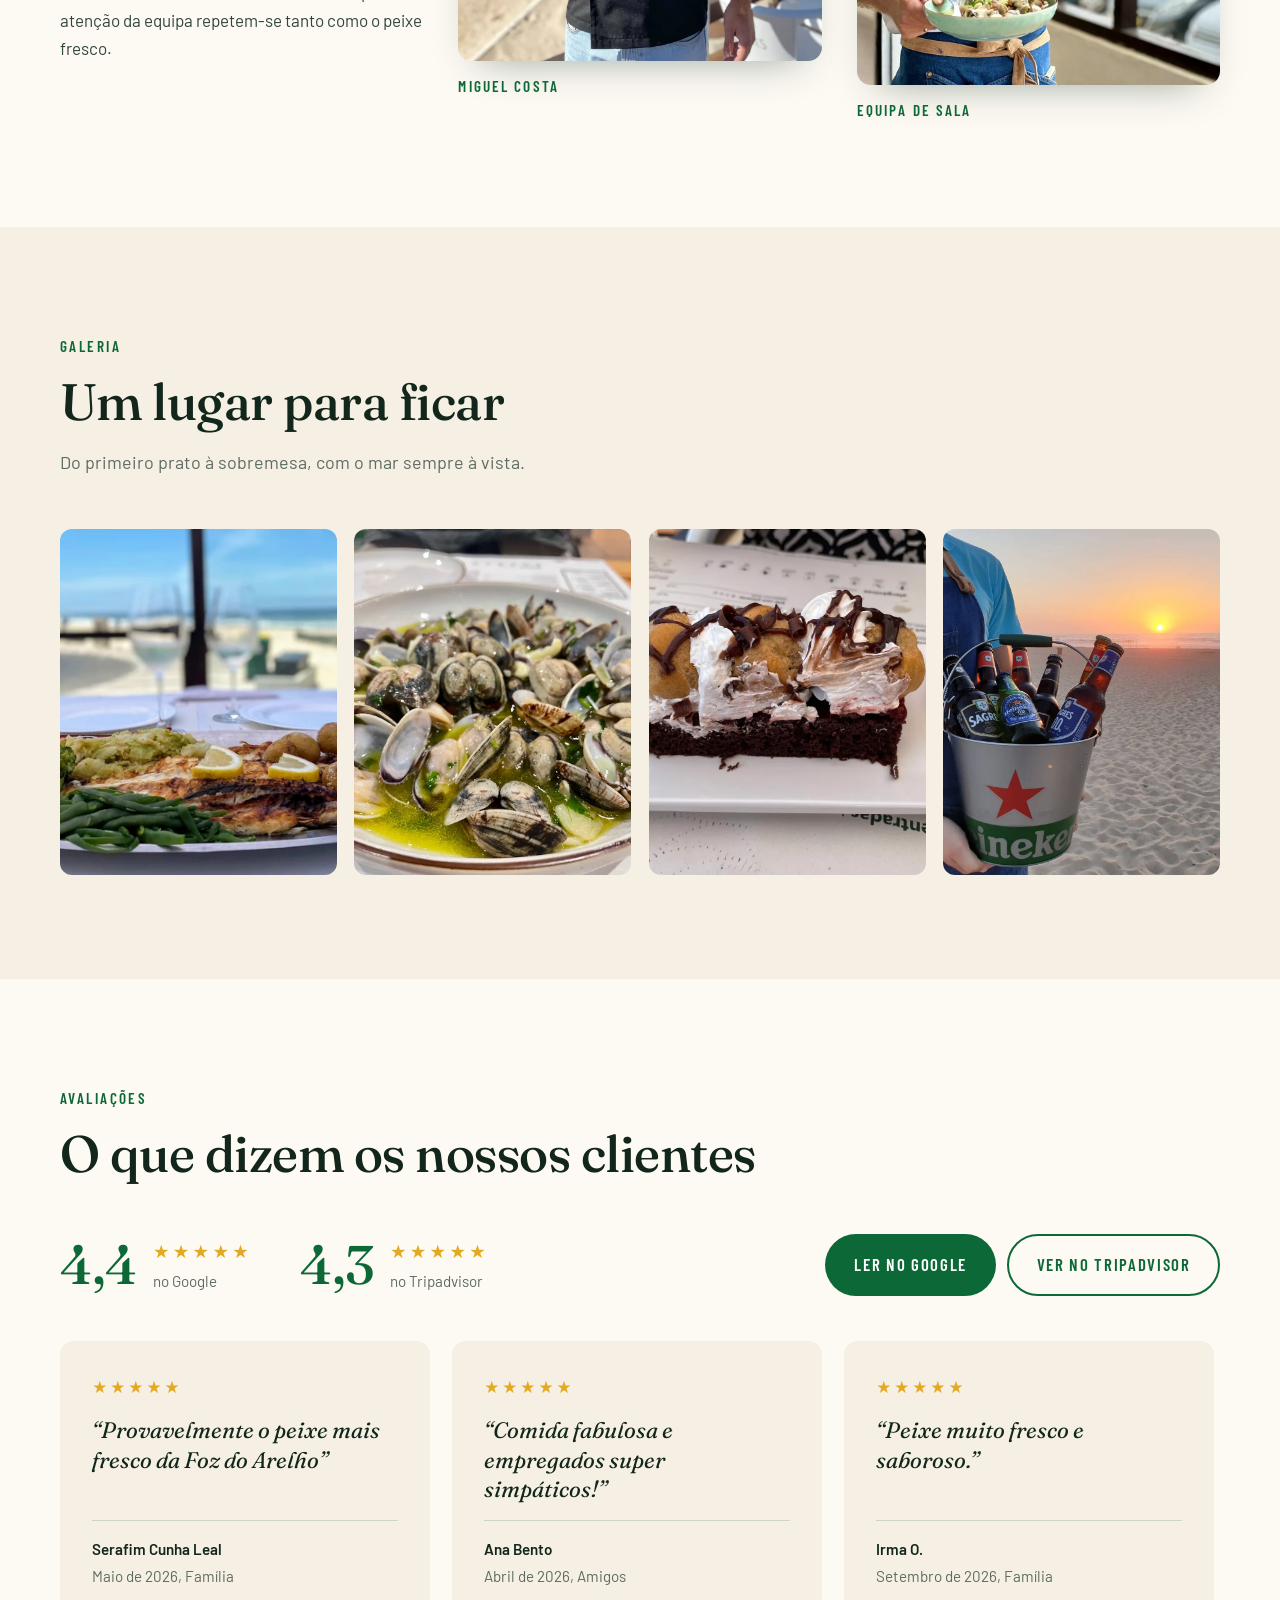
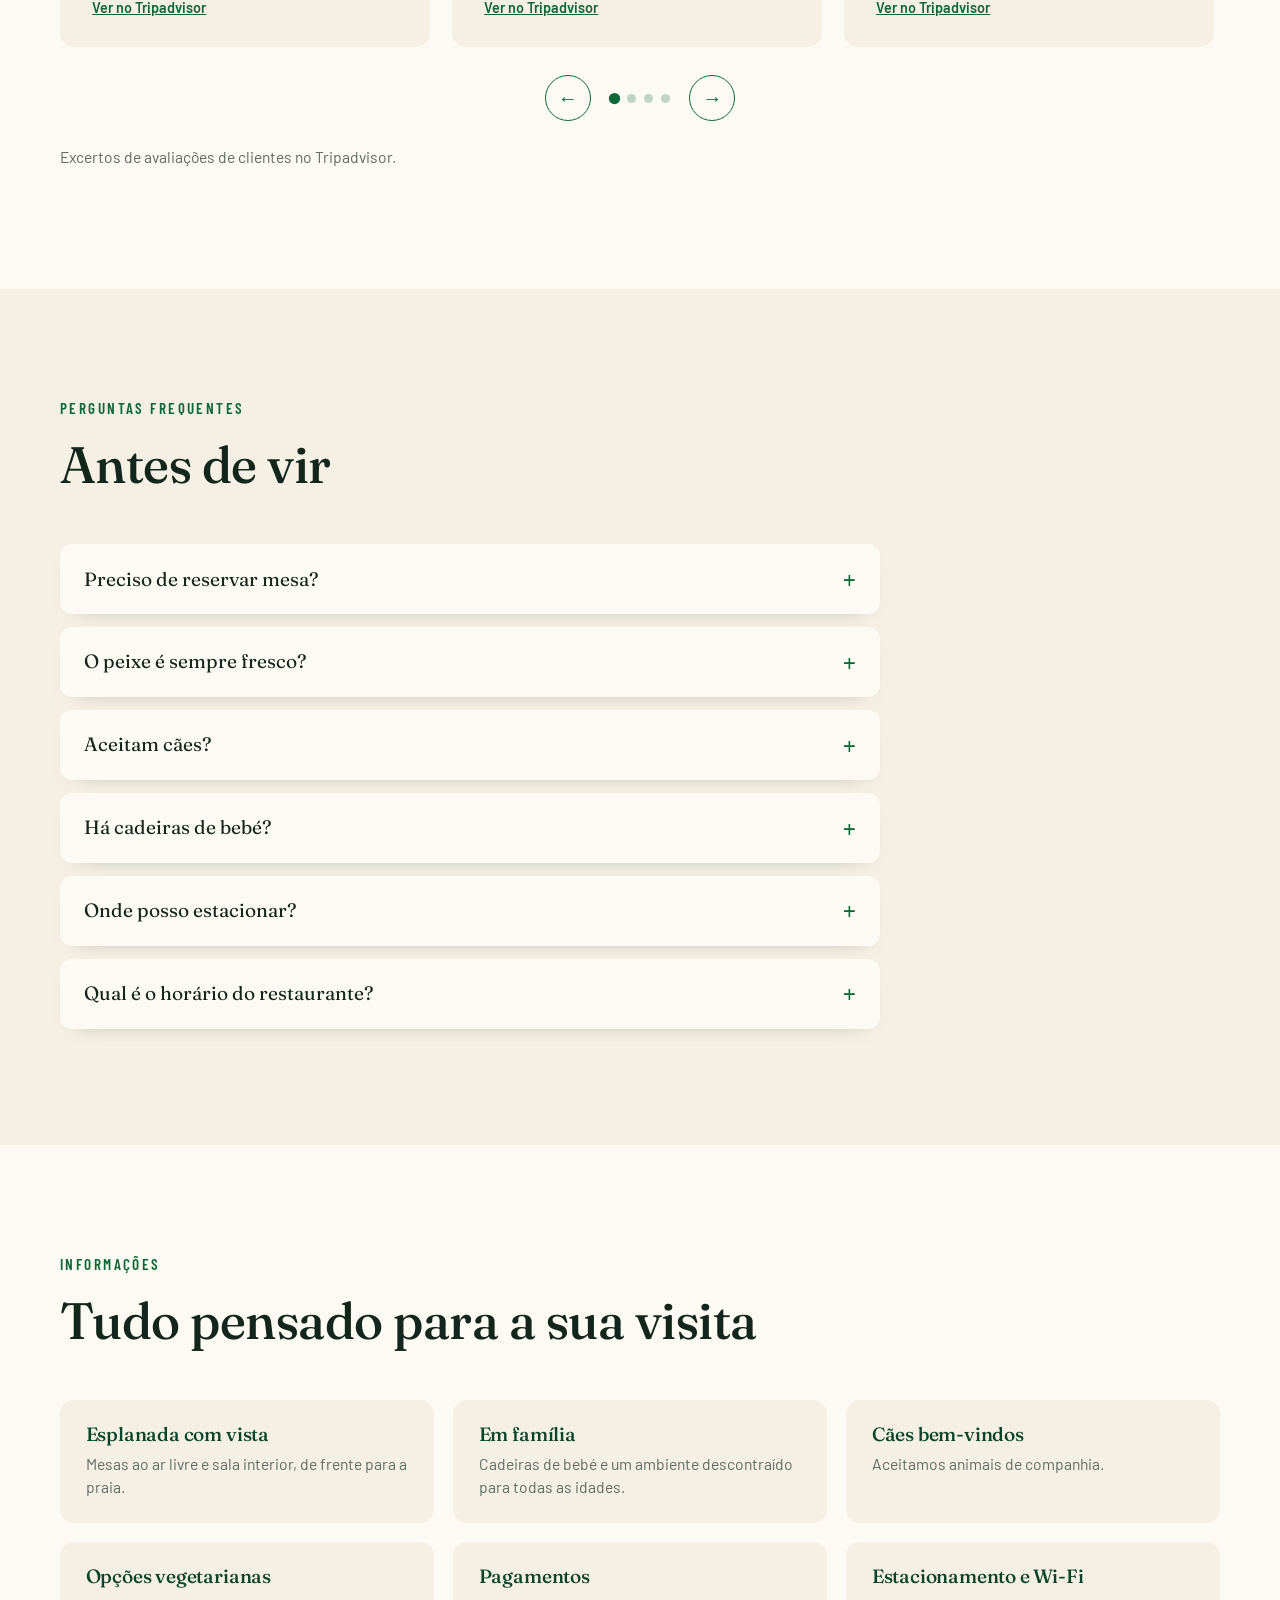
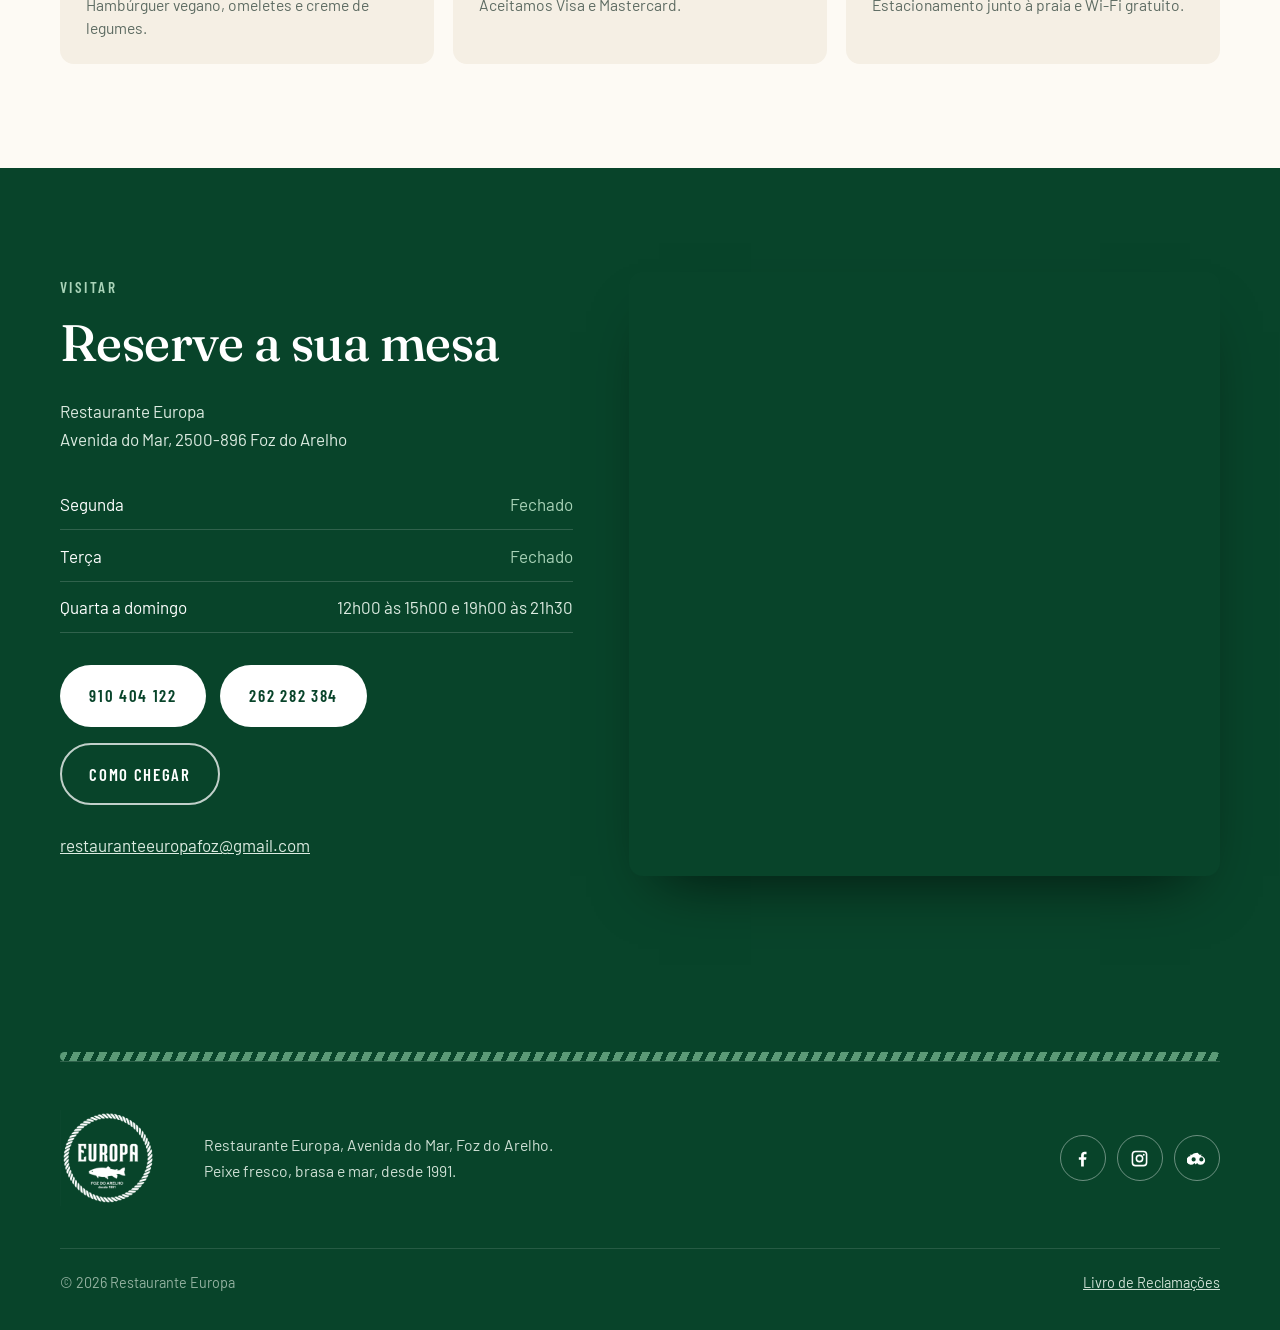
<file: restaurante-europa/index.html>
<!DOCTYPE html>
<html lang="pt-PT">
<head>
<meta charset="utf-8">
<meta name="viewport" content="width=device-width, initial-scale=1, viewport-fit=cover">
<title>Restaurante Europa | Peixe fresco grelhado na Foz do Arelho desde 1991</title>
<meta name="description" content="Restaurante Europa na Foz do Arelho: peixe fresco grelhado no carvão, amêijoas da Lagoa de Óbidos e vista para o mar. Junto à praia desde 1991. Reserve a sua mesa.">
<meta name="robots" content="index, follow">
<link rel="canonical" href="https://www.restauranteeuropa.pt/">

<meta property="og:type" content="restaurant">
<meta property="og:title" content="Restaurante Europa | Foz do Arelho desde 1991">
<meta property="og:description" content="Peixe fresco grelhado no carvão, amêijoas da lagoa e vista para o mar e para a Lagoa de Óbidos.">
<meta property="og:image" content="images/restaurante-europa-foz-do-arelho-exterior-noite.webp">
<meta property="og:locale" content="pt_PT">
<meta name="theme-color" content="#0c6836">

<link rel="icon" type="image/png" href="images/logo-restaurante-europa-foz-do-arelho-verde.png">
<link rel="preconnect" href="https://fonts.googleapis.com">
<link rel="preconnect" href="https://fonts.gstatic.com" crossorigin>
<link href="https://fonts.googleapis.com/css2?family=Barlow+Condensed:wght@500;600;700&family=Barlow:wght@400;500;600&family=Fraunces:ital,opsz,wght@0,9..144,400;0,9..144,500;0,9..144,600;1,9..144,400&display=swap" rel="stylesheet">

<script type="application/ld+json">
{
  "@context": "https://schema.org",
  "@type": "Restaurant",
  "name": "Restaurante Europa",
  "description": "Restaurante de peixe e marisco junto à praia da Foz do Arelho, com peixe fresco grelhado no carvão e amêijoas da Lagoa de Óbidos. Desde 1991.",
  "image": "images/restaurante-europa-foz-do-arelho-exterior-noite.webp",
  "logo": "images/logo-restaurante-europa-foz-do-arelho-verde.png",
  "url": "https://www.restauranteeuropa.pt/",
  "telephone": "+351910404122",
  "email": "restauranteeuropafoz@gmail.com",
  "priceRange": "€€",
  "acceptsReservations": "True",
  "servesCuisine": ["Portuguesa", "Marisco", "Mediterrânica"],
  "address": {
    "@type": "PostalAddress",
    "streetAddress": "Avenida do Mar",
    "addressLocality": "Foz do Arelho",
    "postalCode": "2500-896",
    "addressCountry": "PT"
  },
  "contactPoint": [
    { "@type": "ContactPoint", "telephone": "+351910404122", "contactType": "reservations", "availableLanguage": ["Portuguese", "English"] },
    { "@type": "ContactPoint", "telephone": "+351262282384", "contactType": "reservations", "availableLanguage": ["Portuguese", "English"] }
  ],
  "geo": { "@type": "GeoCoordinates", "latitude": 39.43354, "longitude": -9.227671 },
  "openingHoursSpecification": [
    { "@type": "OpeningHoursSpecification", "dayOfWeek": ["Wednesday", "Thursday", "Friday", "Saturday", "Sunday"], "opens": "12:00", "closes": "15:00" },
    { "@type": "OpeningHoursSpecification", "dayOfWeek": ["Wednesday", "Thursday", "Friday", "Saturday", "Sunday"], "opens": "19:00", "closes": "21:30" }
  ],
  "sameAs": [
    "https://www.facebook.com/europarestaurante",
    "https://www.instagram.com/restaurante_europa_fozdoarelho",
    "https://www.tripadvisor.pt/Restaurant_Review-g1898578-d4840605-Reviews-Restaurante_Europa-Foz_do_Arelho_Leiria_District_Central_Portugal.html"
  ]
}
</script>
<script type="application/ld+json">
{
  "@context": "https://schema.org",
  "@type": "FAQPage",
  "mainEntity": [
    { "@type": "Question", "name": "Preciso de reservar mesa?", "acceptedAnswer": { "@type": "Answer", "text": "Recomendamos reserva, sobretudo aos fins de semana e na época de praia. Pode ligar para 910 404 122 ou 262 282 384." } },
    { "@type": "Question", "name": "O peixe é sempre fresco?", "acceptedAnswer": { "@type": "Answer", "text": "O peixe do dia depende da pesca. A maior parte chega da lota de Peniche e é grelhada no carvão." } },
    { "@type": "Question", "name": "O Restaurante Europa aceita cães?", "acceptedAnswer": { "@type": "Answer", "text": "Sim, aceitamos animais de companhia." } },
    { "@type": "Question", "name": "Há cadeiras de bebé?", "acceptedAnswer": { "@type": "Answer", "text": "Sim, temos cadeiras de bebé e um ambiente descontraído para famílias." } },
    { "@type": "Question", "name": "Onde posso estacionar?", "acceptedAnswer": { "@type": "Answer", "text": "Há estacionamento junto à praia, ao longo da Avenida do Mar." } },
    { "@type": "Question", "name": "Qual é o horário do restaurante?", "acceptedAnswer": { "@type": "Answer", "text": "Abrimos de quarta a domingo, das 12h às 15h e das 19h às 21h30. Segunda e terça estamos fechados." } }
  ]
}
</script>

<style>

:root {
  --green: #0c6836;
  --green-deep: #08442a;
  --ink: #12261b;
  --sand: #f5efe4;
  --sand-deep: #ebe2d0;
  --paper: #fdfaf4;
  --sea: #2e6f8e;
  --muted: #5d6b62;
  --radius: 14px;
  --shadow: 0 18px 40px -22px rgba(8, 40, 24, 0.45);
  --font-display: "Fraunces", Georgia, "Times New Roman", serif;
  --font-body: "Barlow", system-ui, -apple-system, "Segoe UI", sans-serif;
  --font-label: "Barlow Condensed", "Arial Narrow", sans-serif;
}

*, *::before, *::after { box-sizing: border-box; }
html { scroll-behavior: smooth; scroll-padding-top: 84px; -webkit-text-size-adjust: 100%; }
body {
  margin: 0;
  font-family: var(--font-body);
  font-size: 1.0625rem;
  line-height: 1.65;
  color: var(--ink);
  background: var(--paper);
  padding-bottom: env(safe-area-inset-bottom, 0px);
}
img { max-width: 100%; display: block; }
a { color: inherit; }
h1, h2, h3 { font-family: var(--font-display); font-weight: 500; line-height: 1.12; margin: 0; letter-spacing: -0.01em; }
p { margin: 0 0 1em; }

:focus-visible { outline: 3px solid var(--sea); outline-offset: 3px; border-radius: 4px; }

.wrap { width: min(1160px, 92%); margin-inline: auto; }
.label {
  font-family: var(--font-label);
  font-weight: 600;
  letter-spacing: 0.16em;
  text-transform: uppercase;
  font-size: 0.95rem;
  color: var(--green);
  display: inline-block;
  margin-bottom: 0.9rem;
}
.rope {
  height: 9px;
  background: repeating-linear-gradient(115deg, var(--green) 0 7px, transparent 7px 12px);
  border-radius: 6px;
  opacity: 0.85;
}

/* Buttons */
.btn {
  display: inline-flex; align-items: center; justify-content: center; gap: 0.55rem;
  font-family: var(--font-label); font-weight: 600; font-size: 1.05rem;
  letter-spacing: 0.1em; text-transform: uppercase; text-decoration: none;
  padding: 0.95rem 1.7rem; border-radius: 999px; border: 2px solid transparent;
  cursor: pointer; transition: transform .2s ease, background .2s ease, color .2s ease, border-color .2s ease;
}
.btn:hover { transform: translateY(-2px); }
.btn-primary { background: var(--green); color: #fff; }
.btn-primary:hover { background: var(--green-deep); }
.btn-light { background: #fff; color: var(--green-deep); }
.btn-light:hover { background: var(--sand); }
.btn-ghost { border-color: rgba(255,255,255,.75); color: #fff; }
.btn-ghost:hover { background: rgba(255,255,255,.14); }
.btn-outline { border-color: var(--green); color: var(--green); }
.btn-outline:hover { background: var(--green); color: #fff; }

/* Header */
.site-header {
  position: fixed; inset: 0 0 auto 0; z-index: 50;
  padding-top: env(safe-area-inset-top, 0px);
  transition: background .3s ease, box-shadow .3s ease;
}
.site-header .bar { display: flex; align-items: center; justify-content: space-between; height: 76px; }
.brand { display: flex; align-items: center; text-decoration: none; }
.brand img { width: 62px; height: 62px; transition: width .3s ease, height .3s ease; }
.brand .logo-green { display: none; }
.nav { display: flex; align-items: center; gap: 1.5rem; }
.nav a {
  font-family: var(--font-label); font-weight: 600; letter-spacing: 0.12em; text-transform: uppercase;
  font-size: 1rem; text-decoration: none; color: #fff; position: relative; padding: 0.3rem 0; white-space: nowrap;
}
.nav a:not(.btn)::after {
  content: ""; position: absolute; left: 0; right: 100%; bottom: 0; height: 2px; background: currentColor; transition: right .25s ease;
}
.nav a:not(.btn):hover::after { right: 0; }
.lang {
  font-family: var(--font-label); font-weight: 600; letter-spacing: .12em; font-size: .95rem;
  background: transparent; color: #fff; border: 1.5px solid rgba(255,255,255,.6); border-radius: 999px;
  padding: .3rem .8rem; cursor: pointer;
}
.nav .btn { padding: .6rem 1.3rem; font-size: .98rem; }
.nav a.btn-light, .site-header.scrolled .nav a.btn-light { color: var(--green-deep); }
.site-header.scrolled .nav a.btn-light { background: var(--green); color: #fff; }
.menu-toggle { display: none; background: none; border: 0; color: #fff; cursor: pointer; padding: .5rem; }
.menu-toggle svg { width: 28px; height: 28px; display: block; }

.site-header.scrolled { background: rgba(253, 250, 244, 0.96); box-shadow: 0 6px 24px -14px rgba(0,0,0,.4); backdrop-filter: blur(8px); }
.site-header.scrolled .brand img { width: 50px; height: 50px; }
.site-header.scrolled .logo-white { display: none; }
.site-header.scrolled .logo-green { display: block; }
.site-header.scrolled .nav a:not(.btn) { color: var(--ink); }
.site-header.scrolled .lang { color: var(--green); border-color: var(--green); }
.site-header.scrolled .menu-toggle { color: var(--green); }

/* Hero */
.hero {
  position: relative; min-height: 100svh; display: flex; align-items: flex-end; color: #fff; overflow: hidden;
  background: #10261a;
}
.hero-img { position: absolute; inset: 0; width: 100%; height: 100%; object-fit: cover; object-position: center 60%; }
.hero::after {
  content: ""; position: absolute; inset: 0;
  background:
    linear-gradient(180deg, rgba(6,24,15,.6) 0%, rgba(6,24,15,.18) 30%, rgba(6,24,15,.68) 62%, rgba(6,24,15,.94) 100%);
}
.hero .wrap { position: relative; z-index: 2; padding: 9rem 0 4.5rem; }
.hero .eyebrow {
  font-family: var(--font-label); font-weight: 600; letter-spacing: .22em; text-transform: uppercase; font-size: 1rem;
  display: inline-flex; align-items: center; gap: .9rem; margin-bottom: 1.3rem;
}
.hero .eyebrow::before { content: ""; width: 42px; height: 2px; background: #fff; }
.hero h1 { font-size: clamp(2.5rem, 6.2vw, 5rem); max-width: 15ch; font-weight: 500; }
.hero h1 em { font-style: italic; font-weight: 400; color: #cfe9d8; }
.hero p.lead { font-size: clamp(1.05rem, 1.6vw, 1.3rem); max-width: 52ch; margin: 1.4rem 0 2rem; color: #eef5ef; }
.hero .cta { display: flex; flex-wrap: wrap; gap: .9rem; }

/* Info strip */
.strip { background: var(--green-deep); color: #fff; }
.strip .wrap { display: grid; grid-template-columns: repeat(3, 1fr); }
.strip .item { padding: 1.6rem 1.4rem; border-left: 1px solid rgba(255,255,255,.18); }
.strip .item:first-child { border-left: 0; padding-left: 0; }
.strip small { display: block; font-family: var(--font-label); text-transform: uppercase; letter-spacing: .16em; color: #a9d3b8; font-size: .88rem; margin-bottom: .2rem; }
.strip strong { font-weight: 500; font-size: 1.08rem; }
.strip a { text-decoration: none; }

/* Sections */
section { padding: 6.5rem 0; }
.section-head { max-width: 720px; margin-bottom: 3.2rem; }
.section-head h2 { font-size: clamp(2rem, 4vw, 3.2rem); }
.section-head p { color: var(--muted); margin-top: 1.1rem; font-size: 1.12rem; }

/* About */
.about { background: var(--paper); }
.about-grid { display: grid; grid-template-columns: 1.05fr 1fr; gap: 4.5rem; align-items: center; }
.about h2 { font-size: clamp(2rem, 4vw, 3.2rem); margin-bottom: 1.6rem; }
.about p { color: #33463a; }
.about-photo { position: relative; }
.about-photo img { width: 100%; height: auto; aspect-ratio: 4 / 4.4; object-fit: cover; border-radius: var(--radius); box-shadow: var(--shadow); }
.about-photo .badge {
  position: absolute; left: -1.6rem; bottom: -1.6rem; width: 132px; height: 132px; border-radius: 50%;
  background: var(--paper); display: grid; place-items: center; box-shadow: var(--shadow);
}
.about-photo .badge img { width: 112px; height: 112px; aspect-ratio: auto; box-shadow: none; border-radius: 0; }
.facts { display: grid; grid-template-columns: repeat(3, 1fr); gap: 1.2rem; margin-top: 2.4rem; padding-top: 2rem; border-top: 1px solid var(--sand-deep); }
.facts b { display: block; font-family: var(--font-display); font-weight: 500; font-size: 2.3rem; color: var(--green); line-height: 1; }
.facts span { font-size: .95rem; color: var(--muted); }

/* Specialties */
.specialties { background: var(--sand); }
.cards { display: grid; grid-template-columns: repeat(3, 1fr); gap: 1.7rem; }
.card { background: var(--paper); border-radius: var(--radius); overflow: hidden; box-shadow: var(--shadow); transition: transform .3s ease; }
.card:hover { transform: translateY(-6px); }
.card img { width: 100%; height: auto; aspect-ratio: 4 / 3.2; object-fit: cover; transition: transform .6s ease; }
.card:hover img { transform: scale(1.04); }
.card .img { overflow: hidden; }
.card .body { padding: 1.5rem 1.6rem 1.8rem; }
.card h3 { font-size: 1.5rem; margin-bottom: .55rem; }
.card p { margin: 0; color: var(--muted); font-size: 1rem; }

/* Daily fish */
.fish { background: var(--green-deep); color: #fff; position: relative; overflow: hidden; }
.fish-grid { display: grid; grid-template-columns: 1fr 1fr; gap: 4.5rem; align-items: center; }
.fish .label { color: #a9d3b8; }
.fish h2 { font-size: clamp(2rem, 4vw, 3.2rem); margin-bottom: 1.4rem; }
.fish p { color: #dcebe1; }
.chips { display: flex; flex-wrap: wrap; gap: .6rem; margin: 1.8rem 0 1.4rem; }
.chips span {
  font-family: var(--font-label); font-weight: 600; letter-spacing: .1em; text-transform: uppercase; font-size: .95rem;
  padding: .45rem 1rem; border: 1.5px solid rgba(255,255,255,.35); border-radius: 999px;
}
.fish .note { font-size: .95rem; color: #a9d3b8; }
.fish-photo img { width: 100%; height: auto; aspect-ratio: 16 / 11; object-fit: cover; border-radius: var(--radius); box-shadow: 0 30px 60px -30px rgba(0,0,0,.7); }

/* Gallery */
.gallery { background: var(--paper); }
.grid { columns: 3; column-gap: 1.1rem; }
.grid.few { columns: auto; display: grid; grid-template-columns: repeat(4, 1fr); gap: 1.1rem; }
.grid.few button { margin: 0; }
.grid.few img { height: 100%; aspect-ratio: 4 / 5; object-fit: cover; }
.grid button {
  display: block; width: 100%; margin: 0 0 1.1rem; padding: 0; border: 0; background: none; cursor: zoom-in;
  border-radius: 12px; overflow: hidden; break-inside: avoid;
}
.grid img { width: 100%; height: auto; transition: transform .5s ease, filter .3s ease; }
.grid button:hover img { transform: scale(1.03); filter: brightness(1.05); }
dialog.lightbox { border: 0; padding: 0; background: transparent; max-width: 96vw; max-height: 92vh; }
dialog.lightbox::backdrop { background: rgba(6, 20, 12, .88); }
dialog.lightbox img { max-width: 96vw; max-height: 88vh; border-radius: 10px; margin: auto; }
dialog.lightbox .close {
  position: absolute; top: -2.6rem; right: 0; background: none; border: 0; color: #fff; font-size: 2.2rem; cursor: pointer; line-height: 1;
}

/* Reviews */
.reviews { background: var(--sand); }
.reviews-fallback {
  background: var(--paper); border-radius: var(--radius); box-shadow: var(--shadow);
  display: grid; grid-template-columns: auto 1fr auto; gap: 2.6rem; align-items: center; padding: 2.4rem 2.8rem;
}
.score { text-align: center; }
.score b { font-family: var(--font-display); font-size: 4.4rem; font-weight: 500; color: var(--green); line-height: 1; display: block; }
.stars { color: #e3a91f; letter-spacing: .18em; font-size: 1.15rem; }
.reviews-fallback h3 { font-size: 1.6rem; margin-bottom: .5rem; }
.reviews-fallback p { margin: 0; color: var(--muted); }
.ta-line { margin-top: 1.4rem; font-size: .98rem; color: var(--muted); }
.ta-line a { color: var(--green); font-weight: 600; }
#google-reviews-widget { margin-bottom: 1.6rem; }
#google-reviews-widget:empty { display: none; }

/* Practical info */
.practical { background: var(--paper); }
.tiles { display: grid; grid-template-columns: repeat(3, 1fr); gap: 1.2rem; }
.tile { padding: 1.5rem 1.6rem; background: var(--sand); border-radius: var(--radius); }
.tile h3 { font-size: 1.2rem; margin-bottom: .35rem; color: var(--green-deep); }
.tile p { margin: 0; font-size: .98rem; color: var(--muted); line-height: 1.5; }

/* Visit */
.visit { background: var(--green-deep); color: #fff; padding-bottom: 0; }
.visit .label { color: #a9d3b8; }
.visit-grid { display: grid; grid-template-columns: 1fr 1.15fr; gap: 3.5rem; align-items: stretch; }
.visit h2 { font-size: clamp(2rem, 4vw, 3.2rem); margin-bottom: 1.6rem; }
.visit address { font-style: normal; margin-bottom: 1.6rem; color: #dcebe1; }
.hours { width: 100%; border-collapse: collapse; margin-bottom: 2rem; }
.hours td { padding: .7rem 0; border-bottom: 1px solid rgba(255,255,255,.16); }
.hours td:last-child { text-align: right; color: #dcebe1; }
.hours .closed td:last-child { color: #a9d3b8; }
.contact-row { display: flex; flex-wrap: wrap; gap: .9rem; margin-bottom: 1.6rem; }
.visit .mail a { color: #dcebe1; }
.map { border-radius: var(--radius); overflow: hidden; min-height: 420px; box-shadow: 0 30px 60px -30px rgba(0,0,0,.7); }
.map iframe { width: 100%; height: 100%; min-height: 420px; border: 0; display: block; }

/* Footer */
footer .rope { background: repeating-linear-gradient(115deg, #7fbf98 0 7px, transparent 7px 12px); opacity: .7; }
footer { background: var(--green-deep); color: #cfe0d5; padding: 4.5rem 0 2.2rem; }
.foot { display: grid; grid-template-columns: auto 1fr auto; gap: 3rem; align-items: center; padding-top: 3rem; border-top: 1px solid rgba(255,255,255,.16); }
.foot img { width: 96px; height: 96px; }
.foot p { margin: 0; font-size: .98rem; }
.social { display: flex; gap: .7rem; }
.social a {
  width: 46px; height: 46px; border-radius: 50%; border: 1.5px solid rgba(255,255,255,.4);
  display: grid; place-items: center; text-decoration: none; transition: background .2s ease;
}
.social a:hover { background: rgba(255,255,255,.14); }
.social svg { width: 21px; height: 21px; fill: #fff; }
.legal { margin-top: 2.6rem; padding-top: 1.4rem; border-top: 1px solid rgba(255,255,255,.12); display: flex; flex-wrap: wrap; justify-content: space-between; gap: 1rem; font-size: .9rem; color: #93b1a0; }
.legal a { color: #cfe0d5; }

/* Mobile call bar */
.callbar { display: none; }

/* Reveal */
.reveal { opacity: 0; transform: translateY(22px); transition: opacity .8s ease, transform .8s ease; }
.reveal.in { opacity: 1; transform: none; }

@media (max-width: 980px) {
  section { padding: 4.8rem 0; }
  .about-grid, .fish-grid, .visit-grid { grid-template-columns: 1fr; gap: 3rem; }
  .cards { grid-template-columns: repeat(2, 1fr); }
  .tiles { grid-template-columns: repeat(2, 1fr); }
  .grid { columns: 2; }
  .grid.few { grid-template-columns: repeat(2, 1fr); }
  .about-photo { max-width: 560px; }
  .reviews-fallback { grid-template-columns: 1fr; text-align: center; gap: 1.4rem; }
  .foot { grid-template-columns: 1fr; text-align: center; justify-items: center; }
}
@media (max-width: 860px) {
  .menu-toggle { display: block; }
  .nav {
    position: fixed; inset: 0 0 0 auto; width: min(320px, 82vw); background: var(--green-deep);
    flex-direction: column; align-items: flex-start; justify-content: center; gap: 1.6rem; padding: 2rem 2.2rem;
    transform: translateX(100%); transition: transform .3s ease;
  }
  .nav.open { transform: none; }
  .nav a:not(.btn), .site-header.scrolled .nav a:not(.btn) { color: #fff; font-size: 1.25rem; }
  .site-header.scrolled .nav .lang { color: #fff; border-color: rgba(255,255,255,.6); }
  .menu-toggle { position: relative; z-index: 60; }
  .site-header.nav-open .menu-toggle { color: #fff; }
  .site-header.scrolled .nav a.btn-light { background: #fff; color: var(--green-deep); }
}
@media (max-width: 640px) {
  body { font-size: 1rem; padding-bottom: calc(70px + env(safe-area-inset-bottom, 0px)); }
  .hero .wrap { padding: 8rem 0 3.5rem; }
  .strip .wrap { grid-template-columns: 1fr; }
  .strip .item, .strip .item:first-child { border-left: 0; padding: 1.1rem 0; border-top: 1px solid rgba(255,255,255,.16); }
  .strip .item:first-child { border-top: 0; }
  .cards, .tiles { grid-template-columns: 1fr; }
  .grid { columns: 2; column-gap: .7rem; }
  .grid button { margin-bottom: .7rem; }
  .facts { grid-template-columns: 1fr 1fr 1fr; gap: .6rem; }
  .facts b { font-size: 1.8rem; }
  .about-photo .badge { left: auto; right: 1rem; bottom: -1.4rem; width: 108px; height: 108px; }
  .about-photo .badge img { width: 92px; height: 92px; }
  .reviews-fallback { padding: 2rem 1.4rem; }
  .callbar {
    display: grid; grid-template-columns: 1fr 1fr; gap: .6rem; position: fixed; left: 0; right: 0; bottom: 0; z-index: 40;
    padding: .7rem .8rem calc(.7rem + env(safe-area-inset-bottom, 0px)); background: rgba(253, 250, 244, .97);
    box-shadow: 0 -10px 30px -14px rgba(0,0,0,.35);
  }
  .callbar .btn { padding: .8rem 1rem; font-size: 1rem; }
}
@media (prefers-reduced-motion: reduce) {
  html { scroll-behavior: auto; }
  .reveal { opacity: 1; transform: none; transition: none; }
  * { animation: none !important; }
}

/* ---- v2 additions ---- */
.strip .item a + .sep, .strip .sep { color: #a9d3b8; margin: 0 .35rem; font-size: .95rem; }
.strip .phones a { white-space: nowrap; }

/* About family line */
.tag-line { font-family: var(--font-display); font-style: italic; font-size: 1.25rem; color: var(--green); margin: 1.6rem 0 0; }

/* Menu */
.menu { background: var(--paper); }
.menu-grid { display: grid; grid-template-columns: 1fr 1fr; gap: 1.6rem; }
.menu-cat { background: var(--sand); border-radius: var(--radius); padding: 2.2rem 2.4rem 2rem; }
.menu-cat h3 { font-size: 1.7rem; color: var(--green-deep); margin-bottom: 1.2rem; padding-bottom: .9rem; border-bottom: 2px solid rgba(12,104,54,.18); }
.menu-cat dl { margin: 0; }
.menu-cat dt { font-weight: 600; margin-top: .9rem; }
.menu-cat dt:first-child { margin-top: 0; }
.menu-cat dd { margin: .05rem 0 0; color: var(--muted); font-size: .98rem; line-height: 1.5; }
.menu-cat.with-photo { padding: 0; overflow: hidden; display: flex; flex-direction: column; }
.menu-cat.with-photo img { width: 100%; height: auto; aspect-ratio: 16 / 10; object-fit: cover; }
.menu-cat.with-photo .txt { padding: 1.8rem 2.4rem 2rem; }
.menu-cat.with-photo h3 { border: 0; padding: 0; margin-bottom: .6rem; }
.menu-cat.with-photo p { margin: 0; color: var(--muted); }
.menu-note { margin-top: 1.6rem; font-size: .95rem; color: var(--muted); }

/* Fish collage */
.fish-photos { display: grid; grid-template-columns: 1.15fr 1fr; gap: 1rem; align-items: start; }
.fish-photos img { width: 100%; height: auto; aspect-ratio: 3 / 4; object-fit: cover; border-radius: var(--radius); box-shadow: 0 30px 60px -30px rgba(0,0,0,.7); }
.fish-photos img + img { margin-top: 3rem; }

/* Ambiente */
.ambiente { background: var(--sand); }
.amb-grid { display: grid; grid-template-columns: 1.25fr 1fr; gap: 4.5rem; align-items: center; }
.amb-grid img { width: 100%; height: auto; aspect-ratio: 3 / 2; object-fit: cover; border-radius: var(--radius); box-shadow: var(--shadow); }
.ambiente h2 { font-size: clamp(2rem, 4vw, 3.2rem); margin-bottom: 1.5rem; }
.ambiente p { color: #33463a; }

/* Team */
.team { background: var(--paper); }
.team-grid { display: grid; grid-template-columns: 1fr 1fr 1fr; gap: 2.2rem; align-items: center; }
.team h2 { font-size: clamp(2rem, 4vw, 3.2rem); margin-bottom: 1.5rem; }
.team p { color: #33463a; }
.portrait { margin: 0; }
.portrait img { width: 100%; height: auto; aspect-ratio: 4 / 5; object-fit: cover; border-radius: var(--radius); box-shadow: var(--shadow); }
.portrait figcaption { font-family: var(--font-label); text-transform: uppercase; letter-spacing: .14em; font-weight: 600; font-size: .95rem; color: var(--green); margin-top: .8rem; }
.portrait:nth-of-type(2) { margin-top: 3rem; }

/* FAQ */
.faq { background: var(--sand); }
.faq-list { max-width: 820px; }
.faq details { background: var(--paper); border-radius: 12px; margin-bottom: .8rem; box-shadow: 0 8px 22px -18px rgba(8,40,24,.5); }
.faq summary {
  cursor: pointer; list-style: none; padding: 1.2rem 1.5rem; font-family: var(--font-display); font-size: 1.2rem;
  display: flex; justify-content: space-between; gap: 1rem; align-items: center;
}
.faq summary::-webkit-details-marker { display: none; }
.faq summary::after { content: "+"; font-family: var(--font-label); font-size: 1.8rem; color: var(--green); line-height: 1; transition: transform .25s ease; }
.faq details[open] summary::after { transform: rotate(45deg); }
.faq details p { margin: 0; padding: 0 1.5rem 1.4rem; color: var(--muted); }
.faq details a { color: var(--green); font-weight: 600; }

/* Section backgrounds */
.gallery { background: var(--sand); }
.reviews { background: var(--paper); }
.reviews-fallback { background: var(--sand); box-shadow: none; }

/* Visit phones */
.phone-list { display: flex; flex-wrap: wrap; gap: .9rem; margin-bottom: 1rem; }
.phone-list a { text-decoration: none; }
.phone-list small { display: block; font-family: var(--font-label); letter-spacing: .14em; text-transform: uppercase; color: #a9d3b8; font-size: .82rem; line-height: 1; margin-bottom: .1rem; }

@media (max-width: 980px) {
  .menu-grid { grid-template-columns: 1fr; }
  .amb-grid { grid-template-columns: 1fr; gap: 2.5rem; }
  .team-grid { grid-template-columns: 1fr 1fr; }
  .team-grid > div:first-child { grid-column: 1 / -1; }
  .portrait:nth-of-type(2) { margin-top: 0; }
  .fish-photos { max-width: 560px; }
}
@media (max-width: 640px) {
  .menu-cat { padding: 1.7rem 1.4rem; }
  .menu-cat.with-photo .txt { padding: 1.5rem 1.4rem 1.7rem; }
  .fish-photos img + img { margin-top: 1.6rem; }
  .team-grid { gap: 1rem; }
}


/* Reviews carousel */
.rev-summary { display: flex; flex-wrap: wrap; align-items: center; gap: 1.6rem 3rem; margin-bottom: 2.4rem; }
.rev-score { display: flex; align-items: center; gap: 1rem; }
.rev-score b { font-family: var(--font-display); font-weight: 500; font-size: 3.4rem; color: var(--green); line-height: 1; }
.rev-score small { color: var(--muted); font-size: .95rem; }
.rev-actions { display: flex; flex-wrap: wrap; gap: .7rem; margin-left: auto; }
.carousel .track {
  display: flex; gap: 1.4rem; overflow-x: auto; scroll-snap-type: x mandatory; scroll-behavior: smooth;
  padding: .4rem .2rem 1.2rem; scrollbar-width: none; -webkit-overflow-scrolling: touch;
}
.carousel .track::-webkit-scrollbar { display: none; }
.rev {
  margin: 0; flex: 0 0 calc((100% - 2.8rem) / 3); scroll-snap-align: start; background: var(--sand); border-radius: var(--radius);
  padding: 2rem 2rem 1.7rem; display: flex; flex-direction: column; gap: 1rem; min-height: 290px;
}
.rev .stars { font-size: 1.05rem; }
.rev blockquote { margin: 0; font-family: var(--font-display); font-style: italic; font-size: 1.4rem; line-height: 1.3; color: var(--ink); flex: 1; }
.rev figcaption { display: flex; flex-direction: column; gap: .15rem; font-size: .95rem; color: var(--muted); border-top: 1px solid rgba(12,104,54,.18); padding-top: 1rem; }
.rev figcaption strong { color: var(--ink); font-weight: 600; }
.rev figcaption a { color: var(--green); font-weight: 600; font-size: .9rem; margin-top: .25rem; }
.carousel .ctrl { display: flex; align-items: center; justify-content: center; gap: 1.2rem; margin-top: .6rem; }
.carousel .ctrl button {
  width: 46px; height: 46px; border-radius: 50%; border: 1.5px solid var(--green); background: transparent; color: var(--green);
  font-size: 1.25rem; cursor: pointer; transition: background .2s ease, color .2s ease;
}
.carousel .ctrl button:hover { background: var(--green); color: #fff; }
.dots { display: flex; gap: .5rem; }
.dots i { width: 9px; height: 9px; border-radius: 50%; background: rgba(12,104,54,.25); transition: background .2s ease, transform .2s ease; }
.dots i.on { background: var(--green); transform: scale(1.25); }
@media (max-width: 980px) { .rev { flex-basis: calc((100% - 1.4rem) / 2); } .rev-actions { margin-left: 0; } }
@media (max-width: 640px) { .rev { flex-basis: 86%; min-height: 0; } .rev-score b { font-size: 2.8rem; } }

/* Menu rows with prices */
.menu-cat .row { display: flex; justify-content: space-between; align-items: baseline; gap: 1.2rem; padding: .6rem 0; border-bottom: 1px dotted rgba(12,104,54,.32); }
.menu-cat .row:last-child { border-bottom: 0; padding-bottom: 0; }
.menu-cat .n { font-weight: 600; line-height: 1.35; }
.menu-cat .n small { display: block; font-weight: 400; color: var(--muted); font-size: .9rem; }
.menu-cat .p { font-family: var(--font-label); font-weight: 600; letter-spacing: .04em; color: var(--green-deep); white-space: nowrap; font-size: 1.12rem; }
.menu-cat.wide { grid-column: 1 / -1; flex-direction: row; align-items: stretch; }
.menu-cat.wide img { width: 42%; aspect-ratio: auto; height: auto; min-height: 260px; }
.menu-cat.wide .txt { flex: 1; display: flex; flex-direction: column; justify-content: center; padding: 2rem 2.6rem; }
@media (max-width: 640px) {
  .menu-cat.wide { flex-direction: column; }
  .menu-cat.wide img { width: 100%; min-height: 0; aspect-ratio: 16 / 10; }
  .menu-cat.wide .txt { padding: 1.5rem 1.4rem 1.7rem; }
  .menu-cat .p { font-size: 1.02rem; }
}
</style>
</head>
<body>

<header class="site-header" id="header">
  <div class="wrap bar">
    <a class="brand" href="#inicio" aria-label="Restaurante Europa, página inicial">
      <img class="logo-white" src="images/logo-restaurante-europa-foz-do-arelho-branco.png" alt="Logótipo do Restaurante Europa, Foz do Arelho, desde 1991" width="62" height="62">
      <img class="logo-green" src="images/logo-restaurante-europa-foz-do-arelho-verde.png" alt="" width="50" height="50">
    </a>
    <nav class="nav" id="nav" aria-label="Navegação principal">
      <a href="#sobre" data-i18n="nav_about">O Restaurante</a>
      <a href="#ementa" data-i18n="nav_menu">Ementa</a>
      <a href="#peixe-do-dia" data-i18n="nav_fish">Peixe do dia</a>
      <a href="#galeria" data-i18n="nav_gallery">Galeria</a>
      <a href="#avaliacoes" data-i18n="nav_reviews">Avaliações</a>
      <a href="#visitar" data-i18n="nav_visit">Visitar</a>
      <button class="lang" id="lang" type="button" aria-label="Switch language to English">EN</button>
      <a class="btn btn-light" href="tel:+351910404122" data-i18n="nav_book">Reservar</a>
    </nav>
    <button class="menu-toggle" id="menuToggle" type="button" aria-label="Abrir menu" aria-expanded="false" aria-controls="nav">
      <svg viewBox="0 0 24 24" fill="none" stroke="currentColor" stroke-width="2" stroke-linecap="round"><path d="M4 7h16M4 12h16M4 17h16"/></svg>
    </button>
  </div>
</header>

<main id="inicio">

  <!-- HERO -->
  <div class="hero">
    <img class="hero-img" src="images/restaurante-europa-foz-do-arelho-exterior-noite.webp" alt="Fachada do Restaurante Europa ao entardecer, junto à praia da Foz do Arelho, com esplanada cheia de clientes" width="1360" height="765" fetchpriority="high">
    <div class="wrap">
      <div class="eyebrow" data-i18n="hero_eyebrow">Foz do Arelho, desde 1991</div>
      <h1 data-i18n="hero_title">Peixe fresco, grelhado no carvão, <em>de frente para o mar</em></h1>
      <p class="lead" data-i18n="hero_lead">Junto à praia, com vista para a Lagoa de Óbidos, servimos a pesca do dia e as amêijoas da lagoa há mais de trinta anos.</p>
      <div class="cta">
        <a class="btn btn-light" href="tel:+351910404122" data-i18n="cta_book">Reservar mesa</a>
        <a class="btn btn-ghost" href="#especialidades" data-i18n="cta_food">Ver especialidades</a>
      </div>
    </div>
  </div>

  <div class="strip">
    <div class="wrap">
      <div class="item">
        <small data-i18n="strip_hours_l">Horário</small>
        <strong data-i18n="strip_hours">Quarta a domingo, 12h às 15h e 19h às 21h30</strong>
      </div>
      <div class="item">
        <small data-i18n="strip_where_l">Onde</small>
        <strong><a href="#visitar">Avenida do Mar, Foz do Arelho</a></strong>
      </div>
      <div class="item">
        <small data-i18n="strip_call_l">Reservas</small>
        <strong class="phones"><a href="tel:+351910404122">910 404 122</a><span class="sep" data-i18n="or">ou</span><a href="tel:+351262282384">262 282 384</a></strong>
      </div>
    </div>
  </div>

  <!-- ABOUT -->
  <section class="about" id="sobre">
    <div class="wrap about-grid">
      <div class="reveal">
        <span class="label" data-i18n="about_label">O Restaurante</span>
        <h2 data-i18n="about_title">Uma casa de família à beira da lagoa</h2>
        <p data-i18n="about_p1">Em 1991, a família Costa abriu as portas do Europa num dos lugares mais privilegiados da Foz do Arelho. Desde então, a receita mantém-se simples: produto fresco, brasa e tempo.</p>
        <p data-i18n="about_p2">A maior parte do peixe chega da lota de Peniche e é grelhada no carvão, sem pressas e sem artifícios. Da mesa, o olhar alcança o mar, a Lagoa de Óbidos e, nos dias limpos, Peniche e as Berlengas.</p>
        <div class="facts">
          <div><b>1991</b><span data-i18n="fact_1">Ano de abertura</span></div>
          <div><b>4,4</b><span data-i18n="fact_2">Nota média no Google</span></div>
          <div><b>473</b><span data-i18n="fact_3">Avaliações no Tripadvisor</span></div>
        </div>
      </div>
      <div class="about-photo reveal">
        <img src="images/restaurante-europa-praia-foz-do-arelho-vista-aerea.webp" alt="Vista aérea do Restaurante Europa junto à praia da Foz do Arelho, com esplanada e o oceano Atlântico ao fundo" width="1360" height="765" loading="lazy">
        <div class="badge"><img src="images/logo-restaurante-europa-foz-do-arelho-verde.png" alt="Selo Europa, Foz do Arelho, desde 1991" width="112" height="112" loading="lazy"></div>
      </div>
    </div>
  </section>

  <!-- SPECIALTIES -->
  <section class="specialties" id="especialidades">
    <div class="wrap">
      <div class="section-head reveal">
        <span class="label" data-i18n="spec_label">Especialidades</span>
        <h2 data-i18n="spec_title">Do mar e da lagoa para a sua mesa</h2>
        <p data-i18n="spec_lead">Pratos de sabor simples e generoso, feitos com o peixe e o marisco que a costa tem para dar.</p>
      </div>
      <div class="cards">
        <article class="card reveal">
          <div class="img"><img src="images/dourada-grelhada-legumes-restaurante-europa-foz-do-arelho.webp" alt="Dourada grelhada no carvão com legumes cozidos e batata, servida no Restaurante Europa" width="1050" height="1400" loading="lazy"></div>
          <div class="body"><h3 data-i18n="c1_t">Peixe grelhado no carvão</h3><p data-i18n="c1_p">Robalo, dourada e outros peixes do dia, grelhados na brasa e servidos com legumes e batata.</p></div>
        </article>
        <article class="card reveal">
          <div class="img"><img src="images/pregado-grelhado-legumes-batata-restaurante-europa.webp" alt="Pregado grelhado com limão, brócolos, feijão verde e batata cozida" width="1120" height="1400" loading="lazy"></div>
          <div class="body"><h3 data-i18n="c2_t">Pregado na brasa</h3><p data-i18n="c2_p">Peixe do mar de carne firme, grelhado inteiro e servido para partilhar.</p></div>
        </article>
        <article class="card reveal">
          <div class="img"><img src="images/ameijoas-bulhao-pato-foz-do-arelho.webp" alt="Amêijoas à Bulhão Pato com alho e coentros no Restaurante Europa, Foz do Arelho" width="765" height="1020" loading="lazy"></div>
          <div class="body"><h3 data-i18n="c3_t">Amêijoas à Bulhão Pato</h3><p data-i18n="c3_p">As amêijoas da lagoa, com alho, coentros e azeite. Uma das entradas mais elogiadas pelos clientes.</p></div>
        </article>
        <article class="card reveal">
          <div class="img"><img src="images/camarao-ao-alho-restaurante-europa.webp" alt="Camarão ao alho em molho, servido numa travessa do Restaurante Europa" width="765" height="720" loading="lazy"></div>
          <div class="body"><h3 data-i18n="c4_t">Camarão ao alho</h3><p data-i18n="c4_p">Camarão salteado em alho, com molho de sobra para molhar o pão.</p></div>
        </article>
        <article class="card reveal">
          <div class="img"><img src="images/camarao-tigre-grelhado-alho-salada-restaurante-europa.webp" alt="Camarão tigre grelhado com alho e ervas sobre salada, servido no Restaurante Europa" width="1050" height="1400" loading="lazy"></div>
          <div class="body"><h3 data-i18n="c5_t">Camarão tigre</h3><p data-i18n="c5_p">Camarão tigre grande, aberto ao meio e grelhado com alho e ervas, sobre salada fresca.</p></div>
        </article>
        <article class="card reveal">
          <div class="img"><img src="images/lulas-lagareiro-alho-restaurante-europa.webp" alt="Lulas à lagareiro com alho laminado e salsa, acompanhadas de legumes e batata" width="765" height="1020" loading="lazy"></div>
          <div class="body"><h3 data-i18n="c6_t">Lulas à lagareiro</h3><p data-i18n="c6_p">Lulas grelhadas com alho laminado e salsa, acompanhadas de legumes e batata.</p></div>
        </article>
        <article class="card reveal">
          <div class="img"><img src="images/sardinhas-frescas-sal-grosso-restaurante-europa.webp" alt="Sardinhas frescas com sal grosso, prontas para grelhar no Restaurante Europa" width="720" height="960" loading="lazy"></div>
          <div class="body"><h3 data-i18n="c7_t">Sardinhas</h3><p data-i18n="c7_p">Sardinhas frescas com sal grosso, no ponto certo para a brasa.</p></div>
        </article>
        <article class="card reveal">
          <div class="img"><img src="images/arroz-gambas-crustaceos-tigela-restaurante-europa.webp" alt="Tigela de arroz de gambas e crustáceos, com o selo do Restaurante Europa na loiça" width="1050" height="1400" loading="lazy"></div>
          <div class="body"><h3 data-i18n="c8_t">Arroz de gambas</h3><p data-i18n="c8_p">Gambas e crustáceos num arroz bem temperado, servido em tigela para dois.</p></div>
        </article>
        <article class="card reveal">
          <div class="img"><img src="images/bitoque-restaurante-europa-foz-do-arelho.webp" alt="Bitoque com ovo estrelado, batata frita e salada no Restaurante Europa" width="765" height="1020" loading="lazy"></div>
          <div class="body"><h3 data-i18n="c9_t">Bitoque da casa</h3><p data-i18n="c9_p">O clássico português com ovo estrelado e batata frita, de vaca ou de peru.</p></div>
        </article>
      </div>
    </div>
  </section>

  <!-- MENU -->
  <section class="menu" id="ementa">
    <div class="wrap">
      <div class="section-head reveal">
        <span class="label" data-i18n="menu_label">A Ementa</span>
        <h2 data-i18n="menu_title">O que pode esperar da nossa mesa</h2>
        <p data-i18n="menu_lead">Uma ementa curta e fiel ao mar, com opções para quem prefere a terra e para os mais pequenos.</p>
      </div>
      <div class="menu-grid">
        <div class="menu-cat reveal">
          <h3 data-i18n="m1_t">Entradas</h3>
          <div class="row"><span class="n"><span data-i18n="m1_a">Creme de legumes</span></span><span class="p">2,70</span></div>
          <div class="row"><span class="n"><span data-i18n="m1_b">Sopa de peixe</span></span><span class="p">4,50</span></div>
          <div class="row"><span class="n"><span data-i18n="m1_c">Camarão com alho</span></span><span class="p">14,00</span></div>
          <div class="row"><span class="n"><span data-i18n="m1_d">Amêijoa à Bulhão Pato</span></span><span class="p">14,00 / 21,00</span></div>
        </div>
        <div class="menu-cat reveal">
          <h3 data-i18n="m2_t">Para dois</h3>
          <div class="row"><span class="n"><span data-i18n="m2_a">Arroz de gambas</span></span><span class="p">40,00</span></div>
          <div class="row"><span class="n"><span data-i18n="m2_b">Arroz de polvo</span></span><span class="p">40,00</span></div>
          <div class="row"><span class="n"><span data-i18n="m2_c">Arroz de tamboril</span></span><span class="p">45,00</span></div>
          <div class="row"><span class="n"><span data-i18n="m2_d">Caril de gambas</span></span><span class="p">46,00</span></div>
        </div>
        <div class="menu-cat reveal">
          <h3 data-i18n="m3_t">Especialidades</h3>
          <div class="row"><span class="n"><span data-i18n="m3_a">Camarão à casa</span></span><span class="p">18,50</span></div>
          <div class="row"><span class="n"><span data-i18n="m3_b">Lulas grelhadas</span></span><span class="p">16,50</span></div>
          <div class="row"><span class="n"><span data-i18n="m3_c">Lulas à lagareiro</span></span><span class="p">17,00</span></div>
          <div class="row"><span class="n"><span data-i18n="m3_d">Polvo à lagareiro</span></span><span class="p">18,00</span></div>
          <div class="row"><span class="n"><span data-i18n="m3_e">Camarão tigre</span><small data-i18n="m3_e_s">preço por unidade</small></span><span class="p">35,00</span></div>
        </div>
        <div class="menu-cat reveal">
          <h3 data-i18n="m4_t">Carne</h3>
          <div class="row"><span class="n"><span data-i18n="m4_a">Bitoque</span><small data-i18n="m4_a_s">vaca ou peru</small></span><span class="p">13,00</span></div>
          <div class="row"><span class="n"><span data-i18n="m4_b">Bife de peru grelhado</span></span><span class="p">12,50</span></div>
          <div class="row"><span class="n"><span data-i18n="m4_c">Bifinhos de peru com natas</span></span><span class="p">13,50</span></div>
          <div class="row"><span class="n"><span data-i18n="m4_d">Bife grelhado na brasa</span></span><span class="p">17,00</span></div>
          <div class="row"><span class="n"><span data-i18n="m4_e">Bife com pimenta</span><small data-i18n="m4_e_s">vazia</small></span><span class="p">18,00</span></div>
        </div>
        <div class="menu-cat reveal">
          <h3 data-i18n="m5_t">Vegan e omeletes</h3>
          <div class="row"><span class="n"><span data-i18n="m5_a">Hambúrguer vegano no prato</span></span><span class="p">13,00</span></div>
          <div class="row"><span class="n"><span data-i18n="m5_b">Omelete simples</span></span><span class="p">11,00</span></div>
          <div class="row"><span class="n"><span data-i18n="m5_c">Omelete mista</span><small data-i18n="m5_c_s">fiambre e queijo</small></span><span class="p">13,00</span></div>
        </div>
        <div class="menu-cat reveal">
          <h3 data-i18n="m6_t">Acompanhamentos</h3>
          <div class="row"><span class="n"><span data-i18n="m6_a">Salada mista</span></span><span class="p">3,00</span></div>
          <div class="row"><span class="n"><span data-i18n="m6_b">Salada de tomate</span></span><span class="p">2,50</span></div>
          <div class="row"><span class="n"><span data-i18n="m6_c">Batatas fritas</span></span><span class="p">3,50</span></div>
          <div class="row"><span class="n"><span data-i18n="m6_d">Legumes</span></span><span class="p">3,00</span></div>
          <div class="row"><span class="n"><span data-i18n="m6_e">Arroz branco</span></span><span class="p">2,00</span></div>
          <div class="row"><span class="n"><span data-i18n="m6_f">Pão, couvert e queijo seco</span></span><span class="p">2,00 / 6,50 / 5,00</span></div>
        </div>
        <div class="menu-cat with-photo wide reveal">
          <img src="images/sobremesa-bolo-amendoa-morangos-restaurante-europa.webp" alt="Fatias de bolo com camadas de bolacha, creme e amêndoa caramelizada, com morangos, no Restaurante Europa" width="1200" height="1200" loading="lazy">
          <div class="txt">
            <h3 data-i18n="m7_t">Sobremesas</h3>
            <p data-i18n="m7_p">As sobremesas do dia, para fechar a refeição com a vista. Pergunte à equipa o que há hoje.</p>
          </div>
        </div>
      </div>
      <p class="menu-note reveal" data-i18n="menu_note">Valores em euros, com IVA à taxa legal em vigor, segundo a ementa de maio de 2026 e sujeitos a alteração. O peixe do dia tem preço indicado no expositor. Para alergénios, fale com a nossa equipa.</p>
    </div>
  </section>

  <!-- DAILY FISH -->
  <section class="fish" id="peixe-do-dia">
    <div class="wrap fish-grid">
      <div class="reveal">
        <span class="label" data-i18n="fish_label">Peixe do dia</span>
        <h2 data-i18n="fish_title">A ementa acompanha a lota</h2>
        <p data-i18n="fish_p1">Todos os dias há peixe fresco à escolha, exposto para que possa ver e escolher. A oferta muda com a pesca e tudo vai à brasa, no ponto certo, para que o sabor do mar fale por si.</p>
        <div class="chips" aria-label="Exemplos de peixe do dia">
          <span data-i18n="f1">Dourada</span><span data-i18n="f2">Robalo</span><span data-i18n="f3">Pregado</span>
          <span data-i18n="f4">Salmonete</span><span data-i18n="f5">Carapau</span><span data-i18n="f6">Sardinhas</span>
          <span data-i18n="f7">Chocos</span><span data-i18n="f8">Pampo</span><span data-i18n="f9">Salmão</span>
        </div>
        <p class="note" data-i18n="fish_note">Exemplos da escolha habitual, com os preços indicados no expositor. A disponibilidade depende da pesca do dia. Em dias de maior movimento, aconselhamos reserva.</p>
        <a class="btn btn-light" href="tel:+351910404122" data-i18n="cta_book">Reservar mesa</a>
      </div>
      <div class="fish-photos reveal">
        <img src="images/peixe-fresco-vitrine-restaurante-europa-foz-do-arelho.webp" alt="Vitrine com peixe fresco do dia, com robalo, salmonete, pregado e salmão, no Restaurante Europa" width="1050" height="1400" loading="lazy">
        <img src="images/empregada-serve-pregado-grelhado-esplanada-restaurante-europa.webp" alt="Empregada do Restaurante Europa a servir peixe grelhado na esplanada, com a praia ao fundo" width="1050" height="1400" loading="lazy">
      </div>
    </div>
  </section>

  <!-- AMBIENTE -->
  <section class="ambiente" id="espaco">
    <div class="wrap amb-grid">
      <img class="reveal" src="images/sala-interior-vista-mar-restaurante-europa-foz-do-arelho.webp" alt="Sala interior do Restaurante Europa ao entardecer, com janelas de vidro abertas para o mar" width="1800" height="1201" loading="lazy">
      <div class="reveal">
        <span class="label" data-i18n="amb_label">O Espaço</span>
        <h2 data-i18n="amb_title">Do almoço ao pôr do sol, o mar sempre à mesa</h2>
        <p data-i18n="amb_p1">A sala envidraçada e a esplanada abrem-se ao Atlântico, para que todas as mesas tenham o mar por companhia, ao sol do almoço ou nas cores do fim do dia.</p>
        <p data-i18n="amb_p2">É um espaço pensado para famílias e grupos de amigos, com cadeiras de bebé, lugar para quem viaja com o cão e vinhos e cervejas para acompanhar a refeição.</p>
        <a class="btn btn-outline" href="#galeria" data-i18n="amb_cta">Ver mais fotografias</a>
      </div>
    </div>
  </section>

  <!-- TEAM -->
  <section class="team" id="equipa">
    <div class="wrap team-grid">
      <div class="reveal">
        <span class="label" data-i18n="team_label">A Equipa</span>
        <h2 data-i18n="team_title">Uma casa de família, com uma equipa atenta</h2>
        <p data-i18n="team_p">Miguel e Fábio Costa, filhos de Filipe, que comprou o espaço em 1991, fazem hoje parte do dia a dia da casa. Nos comentários dos clientes, a simpatia e a atenção da equipa repetem-se tanto como o peixe fresco.</p>
      </div>
      <figure class="portrait reveal">
        <img src="images/miguel-costa-cozinha-restaurante-europa-foz-do-arelho.webp" alt="Miguel Costa, de bata de cozinha, sorridente na esplanada do Restaurante Europa com a praia ao fundo" width="1120" height="1400" loading="lazy">
        <figcaption>Miguel Costa</figcaption>
      </figure>
      <figure class="portrait reveal">
        <img src="images/empregado-ameijoas-bulhao-pato-vista-lagoa-obidos.webp" alt="Empregado do Restaurante Europa a servir amêijoas à Bulhão Pato, com a Lagoa de Óbidos ao fundo" width="1050" height="1400" loading="lazy">
        <figcaption data-i18n="team_cap">Equipa de sala</figcaption>
      </figure>
    </div>
  </section>

  <!-- GALLERY -->
  <section class="gallery" id="galeria">
    <div class="wrap">
      <div class="section-head reveal">
        <span class="label" data-i18n="gal_label">Galeria</span>
        <h2 data-i18n="gal_title">Um lugar para ficar</h2>
        <p data-i18n="gal_lead">Do primeiro prato à sobremesa, com o mar sempre à vista.</p>
      </div>
      <div class="grid few reveal">
        <button type="button" data-full="images/peixe-grelhado-vista-praia-foz-do-arelho.webp"><img src="images/peixe-grelhado-vista-praia-foz-do-arelho.webp" alt="Peixe grelhado com vista para a praia da Foz do Arelho" loading="lazy" width="1360" height="766"></button>
        <button type="button" data-full="images/ameijoas-bulhao-pato-lagoa-obidos-detalhe.webp"><img src="images/ameijoas-bulhao-pato-lagoa-obidos-detalhe.webp" alt="Pormenor de amêijoas frescas da Lagoa de Óbidos com azeite, alho e coentros" loading="lazy" width="765" height="1020"></button>
        <button type="button" data-full="images/sobremesa-profiteroles-bolo-chocolate-europa.webp"><img src="images/sobremesa-profiteroles-bolo-chocolate-europa.webp" alt="Sobremesa de bolo de chocolate com profiteroles, chantilly e morango" loading="lazy" width="1360" height="1020"></button>
        <button type="button" data-full="images/cerveja-por-do-sol-praia-foz-do-arelho-restaurante-europa.webp"><img src="images/cerveja-por-do-sol-praia-foz-do-arelho-restaurante-europa.webp" alt="Balde com cervejas geladas ao pôr do sol na praia da Foz do Arelho" loading="lazy" width="1440" height="1151"></button>
      </div>
    </div>
  </section>
  <dialog class="lightbox" id="lightbox" aria-label="Fotografia ampliada">
    <button class="close" type="button" id="lbClose" aria-label="Fechar">&times;</button>
    <img id="lbImg" src="[data-uri]" alt="">
  </dialog>

  <!-- REVIEWS -->
  <section class="reviews" id="avaliacoes">
    <div class="wrap">
      <div class="section-head reveal">
        <span class="label" data-i18n="rev_label">Avaliações</span>
        <h2 data-i18n="rev_title">O que dizem os nossos clientes</h2>
      </div>

      <!--
        GOOGLE REVIEWS EMBED
        Cole aqui o código do widget (Elfsight, Trustindex, EmbedSocial ou similar) ligado ao Perfil de Empresa do Google.
        Exemplo Elfsight:
          <script src="https://elfsightcdn.com/platform.js" async></script>
          <div class="elfsight-app-XXXXXXXX" data-elfsight-app-lazy></div>
        Quando o widget carregar, o cartão de resumo abaixo esconde-se automaticamente.
      -->
      <div id="google-reviews-widget" class="reveal"></div>

      <div id="reviewsBlock">
        <div class="rev-summary reveal">
          <div class="rev-score"><b>4,4</b><div><div class="stars" aria-hidden="true">★★★★★</div><small data-i18n="rev_g_l">no Google</small></div></div>
          <div class="rev-score"><b>4,3</b><div><div class="stars" aria-hidden="true">★★★★★</div><small data-i18n="rev_t_l">no Tripadvisor</small></div></div>
          <div class="rev-actions">
            <a class="btn btn-primary" href="https://maps.app.goo.gl/RWUaZBxRFzwZNWLG9" target="_blank" rel="noopener" data-i18n="rev_btn">Ler no Google</a>
            <a class="btn btn-outline" href="https://www.tripadvisor.pt/Restaurant_Review-g1898578-d4840605-Reviews-Restaurante_Europa-Foz_do_Arelho_Leiria_District_Central_Portugal.html" target="_blank" rel="noopener" data-i18n="rev_btn_t">Ver no Tripadvisor</a>
          </div>
        </div>
        <div class="carousel reveal" role="region" aria-roledescription="carousel" aria-label="Avaliações de clientes">
          <div class="track" id="revTrack" tabindex="0">
        <figure class="rev">
          <div class="stars" role="img" aria-label="5 de 5 estrelas">★★★★★</div>
          <blockquote>&ldquo;Provavelmente o peixe mais fresco da Foz do Arelho&rdquo;</blockquote>
          <figcaption><strong>Serafim Cunha Leal</strong><span>Maio de 2026, <span data-i18n="tag_fam">Família</span></span><a href="https://www.tripadvisor.pt/ShowUserReviews-g1898578-d4840605-r1060431807-Restaurante_Europa-Foz_do_Arelho_Leiria_District_Central_Portugal.html" target="_blank" rel="noopener" data-i18n="rev_src">Ver no Tripadvisor</a></figcaption>
        </figure>
        <figure class="rev">
          <div class="stars" role="img" aria-label="5 de 5 estrelas">★★★★★</div>
          <blockquote>&ldquo;Comida fabulosa e empregados super simpáticos!&rdquo;</blockquote>
          <figcaption><strong>Ana Bento</strong><span>Abril de 2026, <span data-i18n="tag_ami">Amigos</span></span><a href="https://www.tripadvisor.pt/ShowUserReviews-g1898578-d4840605-r1057114524-Restaurante_Europa-Foz_do_Arelho_Leiria_District_Central_Portugal.html" target="_blank" rel="noopener" data-i18n="rev_src">Ver no Tripadvisor</a></figcaption>
        </figure>
        <figure class="rev">
          <div class="stars" role="img" aria-label="5 de 5 estrelas">★★★★★</div>
          <blockquote>&ldquo;Peixe muito fresco e saboroso.&rdquo;</blockquote>
          <figcaption><strong>Irma O.</strong><span>Setembro de 2026, <span data-i18n="tag_fam">Família</span></span><a href="https://www.tripadvisor.pt/ShowUserReviews-g1898578-d4840605-r1078342205-Restaurante_Europa-Foz_do_Arelho_Leiria_District_Central_Portugal.html" target="_blank" rel="noopener" data-i18n="rev_src">Ver no Tripadvisor</a></figcaption>
        </figure>
        <figure class="rev">
          <div class="stars" role="img" aria-label="5 de 5 estrelas">★★★★★</div>
          <blockquote>&ldquo;Localização privilegiada, bem junto à praia.&rdquo;</blockquote>
          <figcaption><strong>Miguel D.</strong><span>Julho de 2024, <span data-i18n="tag_fam">Família</span></span><a href="https://www.tripadvisor.pt/ShowUserReviews-g1898578-d4840605-r962209367-Restaurante_Europa-Foz_do_Arelho_Leiria_District_Central_Portugal.html" target="_blank" rel="noopener" data-i18n="rev_src">Ver no Tripadvisor</a></figcaption>
        </figure>
        <figure class="rev">
          <div class="stars" role="img" aria-label="5 de 5 estrelas">★★★★★</div>
          <blockquote>&ldquo;Comida muito boa, peixe fresco e bastante saboroso&rdquo;</blockquote>
          <figcaption><strong>Pedro S.</strong><span>Agosto de 2023, <span data-i18n="tag_fam">Família</span></span><a href="https://www.tripadvisor.pt/ShowUserReviews-g1898578-d4840605-r907553090-Restaurante_Europa-Foz_do_Arelho_Leiria_District_Central_Portugal.html" target="_blank" rel="noopener" data-i18n="rev_src">Ver no Tripadvisor</a></figcaption>
        </figure>
        <figure class="rev">
          <div class="stars" role="img" aria-label="4 de 5 estrelas">★★★★☆</div>
          <blockquote>&ldquo;Boa relação qualidade-preço&rdquo;</blockquote>
          <figcaption><strong>Rui G.</strong><span>Agosto de 2026, <span data-i18n="tag_cas">Casais</span></span><a href="https://www.tripadvisor.pt/ShowUserReviews-g1898578-d4840605-r1071154126-Restaurante_Europa-Foz_do_Arelho_Leiria_District_Central_Portugal.html" target="_blank" rel="noopener" data-i18n="rev_src">Ver no Tripadvisor</a></figcaption>
        </figure>
          </div>
          <div class="ctrl">
            <button type="button" id="revPrev" aria-label="Anterior">&larr;</button>
            <div class="dots" id="revDots" aria-hidden="true"></div>
            <button type="button" id="revNext" aria-label="Seguinte">&rarr;</button>
          </div>
        </div>
        <p class="ta-line reveal" data-i18n="rev_note">Excertos de avaliações de clientes no Tripadvisor.</p>
      </div>
    </div>
  </section>

  <!-- FAQ -->
  <section class="faq" id="perguntas">
    <div class="wrap">
      <div class="section-head reveal">
        <span class="label" data-i18n="faq_label">Perguntas frequentes</span>
        <h2 data-i18n="faq_title">Antes de vir</h2>
      </div>
      <div class="faq-list reveal">
        <details>
          <summary><span data-i18n="q1">Preciso de reservar mesa?</span></summary>
          <p data-i18n="a1">Recomendamos reserva, sobretudo aos fins de semana e na época de praia. Pode ligar para 910 404 122 ou 262 282 384.</p>
        </details>
        <details>
          <summary><span data-i18n="q2">O peixe é sempre fresco?</span></summary>
          <p data-i18n="a2">O peixe do dia depende da pesca. A maior parte chega da lota de Peniche e é grelhada no carvão.</p>
        </details>
        <details>
          <summary><span data-i18n="q3">Aceitam cães?</span></summary>
          <p data-i18n="a3">Sim, aceitamos animais de companhia.</p>
        </details>
        <details>
          <summary><span data-i18n="q4">Há cadeiras de bebé?</span></summary>
          <p data-i18n="a4">Sim, temos cadeiras de bebé e um ambiente descontraído para famílias.</p>
        </details>
        <details>
          <summary><span data-i18n="q5">Onde posso estacionar?</span></summary>
          <p data-i18n="a5">Há estacionamento junto à praia, ao longo da Avenida do Mar.</p>
        </details>
        <details>
          <summary><span data-i18n="q6">Qual é o horário do restaurante?</span></summary>
          <p data-i18n="a6">Abrimos de quarta a domingo, das 12h às 15h e das 19h às 21h30. Segunda e terça estamos fechados.</p>
        </details>
      </div>
    </div>
  </section>

  <!-- PRACTICAL -->
  <section class="practical" id="informacoes">
    <div class="wrap">
      <div class="section-head reveal">
        <span class="label" data-i18n="prac_label">Informações</span>
        <h2 data-i18n="prac_title">Tudo pensado para a sua visita</h2>
      </div>
      <div class="tiles">
        <div class="tile reveal"><h3 data-i18n="t1_t">Esplanada com vista</h3><p data-i18n="t1_p">Mesas ao ar livre e sala interior, de frente para a praia.</p></div>
        <div class="tile reveal"><h3 data-i18n="t2_t">Em família</h3><p data-i18n="t2_p">Cadeiras de bebé e um ambiente descontraído para todas as idades.</p></div>
        <div class="tile reveal"><h3 data-i18n="t3_t">Cães bem-vindos</h3><p data-i18n="t3_p">Aceitamos animais de companhia.</p></div>
        <div class="tile reveal"><h3 data-i18n="t4_t">Opções vegetarianas</h3><p data-i18n="t4_p">Hambúrguer vegano, omeletes e creme de legumes.</p></div>
        <div class="tile reveal"><h3 data-i18n="t5_t">Pagamentos</h3><p data-i18n="t5_p">Aceitamos Visa e Mastercard.</p></div>
        <div class="tile reveal"><h3 data-i18n="t6_t">Estacionamento e Wi-Fi</h3><p data-i18n="t6_p">Estacionamento junto à praia e Wi-Fi gratuito.</p></div>
      </div>
    </div>
  </section>

  <!-- VISIT -->
  <section class="visit" id="visitar">
    <div class="wrap">
      <div class="visit-grid">
        <div class="reveal">
          <span class="label" data-i18n="visit_label">Visitar</span>
          <h2 data-i18n="visit_title">Reserve a sua mesa</h2>
          <address>
            Restaurante Europa<br>
            Avenida do Mar, 2500-896 Foz do Arelho
          </address>
          <table class="hours" aria-label="Horário">
            <tbody>
              <tr class="closed"><td data-i18n="d_mon">Segunda</td><td data-i18n="closed">Fechado</td></tr>
              <tr class="closed"><td data-i18n="d_tue">Terça</td><td data-i18n="closed">Fechado</td></tr>
              <tr><td data-i18n="d_wed">Quarta a domingo</td><td data-i18n="open_hours">12h00 às 15h00 e 19h00 às 21h30</td></tr>
            </tbody>
          </table>
          <div class="phone-list">
            <a class="btn btn-light" href="tel:+351910404122"><span>910 404 122</span></a>
            <a class="btn btn-light" href="tel:+351262282384"><span>262 282 384</span></a>
          </div>
          <div class="contact-row">
            <a class="btn btn-ghost" href="https://www.google.com/maps/dir/?api=1&destination=39.43354,-9.227671" target="_blank" rel="noopener" data-i18n="visit_dir">Como chegar</a>
          </div>
          <p class="mail"><a href="mailto:restauranteeuropafoz@gmail.com">restauranteeuropafoz@gmail.com</a></p>
        </div>
        <div class="map reveal">
          <iframe title="Mapa com a localização do Restaurante Europa, Foz do Arelho" loading="lazy" referrerpolicy="no-referrer-when-downgrade"
            src="https://maps.google.com/maps?q=39.43354,-9.227671&z=16&output=embed"></iframe>
        </div>
      </div>
    </div>
    <div style="height: 6.5rem"></div>
  </section>
</main>

<footer>
  <div class="wrap">
    <div class="rope" aria-hidden="true"></div>
    <div class="foot">
      <img src="images/logo-restaurante-europa-foz-do-arelho-branco.png" alt="Logótipo do Restaurante Europa" width="96" height="96" loading="lazy">
      <p data-i18n="foot_p">Restaurante Europa, Avenida do Mar, Foz do Arelho.<br>Peixe fresco, brasa e mar, desde 1991.</p>
      <div class="social">
        <a href="https://www.facebook.com/europarestaurante" target="_blank" rel="noopener" aria-label="Facebook do Restaurante Europa">
          <svg viewBox="0 0 24 24" aria-hidden="true"><path d="M13.5 21v-7.5h2.6l.4-3h-3V8.6c0-.9.3-1.5 1.5-1.5h1.6V4.4c-.3 0-1.2-.1-2.3-.1-2.3 0-3.9 1.4-3.9 4v2.2H7.8v3h2.6V21h3.1z"/></svg>
        </a>
        <a href="https://www.instagram.com/restaurante_europa_fozdoarelho" target="_blank" rel="noopener" aria-label="Instagram do Restaurante Europa">
          <svg viewBox="0 0 24 24" aria-hidden="true"><path d="M7.5 3h9A4.5 4.5 0 0 1 21 7.5v9a4.5 4.5 0 0 1-4.5 4.5h-9A4.5 4.5 0 0 1 3 16.5v-9A4.5 4.5 0 0 1 7.5 3zm0 1.8A2.7 2.7 0 0 0 4.8 7.5v9a2.7 2.7 0 0 0 2.7 2.7h9a2.7 2.7 0 0 0 2.7-2.7v-9a2.7 2.7 0 0 0-2.7-2.7h-9zM12 7.5a4.5 4.5 0 1 1 0 9 4.5 4.5 0 0 1 0-9zm0 1.8a2.7 2.7 0 1 0 0 5.4 2.7 2.7 0 0 0 0-5.4zm4.9-2.6a1.05 1.05 0 1 1 0 2.1 1.05 1.05 0 0 1 0-2.1z"/></svg>
        </a>
        <a href="https://www.tripadvisor.pt/Restaurant_Review-g1898578-d4840605-Reviews-Restaurante_Europa-Foz_do_Arelho_Leiria_District_Central_Portugal.html" target="_blank" rel="noopener" aria-label="Restaurante Europa no Tripadvisor">
          <svg viewBox="0 0 24 24" aria-hidden="true"><path d="M12 5.5c-2.4 0-4.6.8-6.2 2.1L3 7.6l1.3 1.6A5 5 0 1 0 8.5 17l1.5 1.8 1.5-1.8a5 5 0 1 0 4.2-7.8l1.3-1.6-2.8.1A9.8 9.8 0 0 0 12 5.5zM7.6 10.6a2.4 2.4 0 1 1 0 4.8 2.4 2.4 0 0 1 0-4.8zm8.8 0a2.4 2.4 0 1 1 0 4.8 2.4 2.4 0 0 1 0-4.8z"/></svg>
        </a>
      </div>
    </div>
    <div class="legal">
      <span>&copy; 2026 Restaurante Europa</span>
      <a href="https://www.livroreclamacoes.pt/" target="_blank" rel="noopener" data-i18n="foot_complaints">Livro de Reclamações</a>
    </div>
  </div>
</footer>

<div class="callbar">
  <a class="btn btn-primary" href="tel:+351910404122" data-i18n="bar_call">Ligar</a>
  <a class="btn btn-outline" href="https://www.google.com/maps/dir/?api=1&destination=39.43354,-9.227671" target="_blank" rel="noopener" data-i18n="bar_dir">Direções</a>
</div>

<script>
(function () {
  var header = document.getElementById('header');
  function onScroll() { header.classList.toggle('scrolled', window.scrollY > 40); }
  onScroll();
  window.addEventListener('scroll', onScroll, { passive: true });

  var nav = document.getElementById('nav');
  var toggle = document.getElementById('menuToggle');
  function setMenu(open) {
    nav.classList.toggle('open', open);
    header.classList.toggle('nav-open', open);
    toggle.setAttribute('aria-expanded', open ? 'true' : 'false');
  }
  toggle.addEventListener('click', function () { setMenu(!nav.classList.contains('open')); });
  nav.addEventListener('click', function (e) { if (e.target.tagName === 'A') setMenu(false); });

  var items = document.querySelectorAll('.reveal');
  if ('IntersectionObserver' in window) {
    var io = new IntersectionObserver(function (entries) {
      entries.forEach(function (en) { if (en.isIntersecting) { en.target.classList.add('in'); io.unobserve(en.target); } });
    }, { threshold: 0.12 });
    items.forEach(function (el) { io.observe(el); });
  } else { items.forEach(function (el) { el.classList.add('in'); }); }

  var lb = document.getElementById('lightbox');
  var lbImg = document.getElementById('lbImg');
  document.querySelectorAll('.grid button').forEach(function (b) {
    b.addEventListener('click', function () {
      lbImg.src = b.getAttribute('data-full');
      lbImg.alt = b.querySelector('img').alt;
      if (lb.showModal) lb.showModal();
    });
  });
  document.getElementById('lbClose').addEventListener('click', function () { lb.close(); });
  lb.addEventListener('click', function (e) { if (e.target === lb) lb.close(); });

  var widget = document.getElementById('google-reviews-widget');
  var fallback = document.getElementById('reviewsBlock');
  function checkWidget() { if (widget.children.length > 0 && widget.offsetHeight > 40) fallback.style.display = 'none'; }
  new MutationObserver(checkWidget).observe(widget, { childList: true, subtree: true });


  // Reviews carousel
  (function () {
    var track = document.getElementById('revTrack');
    if (!track) return;
    var cards = track.querySelectorAll('.rev');
    var dotsBox = document.getElementById('revDots');
    var paused = false, timer = null;
    function step() { var c = cards[0]; return c.getBoundingClientRect().width + 22; }
    function perView() { return Math.max(1, Math.round(track.clientWidth / step())); }
    function pages() { return Math.max(1, cards.length - perView() + 1); }
    function buildDots() {
      dotsBox.innerHTML = '';
      for (var i = 0; i < pages(); i++) dotsBox.appendChild(document.createElement('i'));
      mark();
    }
    function index() { return Math.min(pages() - 1, Math.round(track.scrollLeft / step())); }
    function mark() { var d = dotsBox.children, a = index(); for (var i = 0; i < d.length; i++) d[i].className = i === a ? 'on' : ''; }
    function go(i) { track.scrollTo({ left: i * step(), behavior: 'smooth' }); }
    document.getElementById('revNext').addEventListener('click', function () { paused = true; go(index() >= pages() - 1 ? 0 : index() + 1); });
    document.getElementById('revPrev').addEventListener('click', function () { paused = true; go(index() <= 0 ? pages() - 1 : index() - 1); });
    track.addEventListener('scroll', mark, { passive: true });
    track.addEventListener('pointerdown', function () { paused = true; });
    track.addEventListener('keydown', function (e) {
      if (e.key === 'ArrowRight') { paused = true; go(Math.min(pages() - 1, index() + 1)); }
      if (e.key === 'ArrowLeft') { paused = true; go(Math.max(0, index() - 1)); }
    });
    window.addEventListener('resize', buildDots);
    buildDots();
    var reduce = window.matchMedia && window.matchMedia('(prefers-reduced-motion: reduce)').matches;
    if (!reduce) {
      timer = setInterval(function () { if (!paused && !document.hidden) go(index() >= pages() - 1 ? 0 : index() + 1); }, 6000);
      track.parentNode.addEventListener('mouseenter', function () { paused = true; });
      track.parentNode.addEventListener('mouseleave', function () { paused = false; });
    }
  })();

  var EN = {
    nav_about: 'The Restaurant', nav_menu: 'Menu', nav_fish: 'Daily fish', nav_gallery: 'Gallery', nav_reviews: 'Reviews', nav_visit: 'Visit', nav_book: 'Book',
    hero_eyebrow: 'Foz do Arelho, since 1991',
    hero_title: 'Fresh fish, charcoal grilled, <em>facing the sea</em>',
    hero_lead: 'Right by the beach, overlooking the Óbidos Lagoon, we have served the catch of the day and clams from the lagoon for more than thirty years.',
    cta_book: 'Book a table', cta_food: 'See our specialties',
    strip_hours_l: 'Opening hours', strip_hours: 'Wednesday to Sunday, 12pm to 3pm and 7pm to 9:30pm',
    strip_where_l: 'Where', strip_call_l: 'Bookings', or: 'or',
    about_label: 'The Restaurant', about_title: 'A family house by the lagoon',
    about_p1: 'In 1991, the Costa family opened the doors of Europa in one of the most privileged spots in Foz do Arelho. Since then the recipe has stayed simple: fresh produce, charcoal and time.',
    about_p2: 'Most of the fish arrives from the Peniche fish market and is grilled over charcoal, without rush and without tricks. From your table the view reaches the sea, the Óbidos Lagoon and, on clear days, Peniche and the Berlengas islands.',
    fact_1: 'Year we opened', fact_2: 'Average rating on Google', fact_3: 'Reviews on Tripadvisor',
    spec_label: 'Specialties', spec_title: 'From the sea and the lagoon to your table',
    spec_lead: 'Simple, generous flavours, made with the fish and seafood our coast has to offer.',
    c1_t: 'Charcoal grilled fish', c1_p: 'Sea bass, bream and other fish of the day, grilled over embers and served with vegetables and potatoes.',
    c2_t: 'Turbot over the embers', c2_p: 'Firm fleshed sea fish, grilled whole and served to share.',
    c3_t: 'Clams Bulhão Pato', c3_p: 'Clams from the lagoon with garlic, coriander and olive oil. One of the starters our guests praise the most.',
    c4_t: 'Garlic prawns', c4_p: 'Prawns sautéed in garlic, with plenty of sauce left for dipping bread.',
    c5_t: 'Tiger prawn', c5_p: 'Large tiger prawn split open and grilled with garlic and herbs, on a fresh salad.',
    c6_t: 'Squid à lagareiro', c6_p: 'Grilled squid with sliced garlic and parsley, served with vegetables and potatoes.',
    c7_t: 'Sardines', c7_p: 'Fresh sardines with coarse salt, ready for the grill.',
    c8_t: 'Prawn rice', c8_p: 'Prawns and shellfish in a well seasoned rice, served in a bowl for two.',
    c9_t: 'House bitoque', c9_p: 'The Portuguese classic with a fried egg and chips, of beef or turkey.',
    menu_label: 'The Menu', menu_title: 'What to expect at our table',
    menu_lead: 'A short menu true to the sea, with options for those who prefer the land and for the little ones.',
    m1_t: 'Starters',
    m1_a: 'Vegetable cream soup',
    m1_b: 'Fish soup',
    m1_c: 'Prawns in garlic sauce',
    m1_d: 'Clams in garlic sauce',
    m2_t: 'For two',
    m2_a: 'Prawn rice',
    m2_b: 'Octopus rice',
    m2_c: 'Monkfish rice',
    m2_d: 'Prawn curry',
    m3_t: 'Specials',
    m3_a: 'Fried prawns in garlic sauce, house style',
    m3_b: 'Grilled squid',
    m3_c: 'Squid à lagareiro',
    m3_d: 'Octopus à lagareiro',
    m3_e: 'Tiger prawn',
    m3_e_s: 'price per unit',
    m4_t: 'Meat',
    m4_a: 'Bitoque, beef or turkey, with fried egg',
    m4_a_s: 'beef or turkey',
    m4_b: 'Grilled turkey steak',
    m4_c: 'Turkey tenders with cream sauce',
    m4_d: 'Charcoal grilled steak',
    m4_e: 'Peppercorn steak',
    m4_e_s: 'flank cut',
    m5_t: 'Vegan and omelettes',
    m5_a: 'Vegan burger',
    m5_b: 'Plain omelette',
    m5_c: 'Ham and cheese omelette',
    m5_c_s: 'ham and cheese',
    m6_t: 'Extra sides',
    m6_a: 'Mixed salad',
    m6_b: 'Tomato salad',
    m6_c: 'French fries',
    m6_d: 'Vegetables',
    m6_e: 'Rice',
    m6_f: 'Bread, cover charge and dry cheese',
    m7_t: 'Desserts',
    m7_p: 'The desserts of the day, to close the meal with the view. Ask the team what is available today.',
    menu_note: 'Prices in euros, with VAT at the legal rate, according to the May 2026 menu and subject to change. The fish of the day is priced on the display board. For allergens, please ask our team.',
    fish_label: 'Daily fish', fish_title: 'The menu follows the fish market',
    fish_p1: 'Fresh fish is available every day, on display so you can see and choose. The selection changes with the catch and everything goes over the embers, cooked just right, so the taste of the sea speaks for itself.',
    f1: 'Bream', f2: 'Sea bass', f3: 'Turbot', f4: 'Red mullet', f5: 'Mackerel', f6: 'Sardines', f7: 'Cuttlefish', f8: 'Pompano', f9: 'Salmon',
    fish_note: 'Examples of our usual selection, with prices shown on the display board. Availability depends on the day\'s catch. On busier days we recommend booking.',
    amb_label: 'The Space', amb_title: 'From lunch to sunset, the sea always at your table',
    amb_p1: 'The glazed dining room and the terrace open onto the Atlantic, so every table has the sea for company, in the midday sun or in the colours of the evening.',
    amb_p2: 'It is a space made for families and groups of friends, with high chairs, room for those travelling with their dog, and wines and beers to go with the meal.',
    amb_cta: 'See more photos',
    team_label: 'The Team', team_title: 'A family house, with an attentive team',
    team_p: 'Miguel and Fábio Costa, sons of Filipe, who bought the space in 1991, are today part of the daily life of the house. In our guests\' reviews, the warmth and attention of the team come up as often as the fresh fish.',
    team_cap: 'Dining room team',
    gal_label: 'Gallery', gal_title: 'A place to linger', gal_lead: 'From the first plate to dessert, with the sea always in sight.',
    rev_label: 'Reviews', rev_title: 'What our guests say',
    rev_card_t: 'More than 500 reviews on Google',
    rev_card_p: 'Fresh fish, a terrace facing the sea and an attentive team are what come up most in our guests\' opinions.',
    rev_g_l: 'on Google', rev_t_l: 'on Tripadvisor', rev_btn_t: 'See on Tripadvisor', rev_src: 'See on Tripadvisor', tag_fam: 'Family', tag_ami: 'Friends', tag_cas: 'Couples',
    rev_note: 'Excerpts of guest reviews on Tripadvisor, shown in the original Portuguese.',
    rev_btn: 'Read on Google', rev_ta: 'You can also find us on',
    faq_label: 'Frequently asked questions', faq_title: 'Before you come',
    q1: 'Do I need to book a table?', a1: 'We recommend booking, especially at weekends and in beach season. You can call 910 404 122 or 262 282 384.',
    q2: 'Is the fish always fresh?', a2: 'The fish of the day depends on the catch. Most of it arrives from the Peniche fish market and is grilled over charcoal.',
    q3: 'Are dogs allowed?', a3: 'Yes, we welcome pets.',
    q4: 'Do you have high chairs?', a4: 'Yes, we have high chairs and a relaxed atmosphere for families.',
    q5: 'Where can I park?', a5: 'There is parking by the beach, along Avenida do Mar.',
    q6: 'What are the opening hours?', a6: 'We open Wednesday to Sunday, 12pm to 3pm and 7pm to 9:30pm. We are closed on Monday and Tuesday.',
    prac_label: 'Information', prac_title: 'Everything set for your visit',
    t1_t: 'Terrace with a view', t1_p: 'Outdoor tables and an indoor room, facing the beach.',
    t2_t: 'Family friendly', t2_p: 'High chairs and a relaxed atmosphere for all ages.',
    t3_t: 'Dogs welcome', t3_p: 'We welcome pets.',
    t4_t: 'Vegetarian options', t4_p: 'Vegan burger, omelettes and vegetable cream soup.',
    t5_t: 'Payments', t5_p: 'We accept Visa and Mastercard.',
    t6_t: 'Parking and Wi-Fi', t6_p: 'Parking by the beach and free Wi-Fi.',
    visit_label: 'Visit', visit_title: 'Book your table',
    d_mon: 'Monday', d_tue: 'Tuesday', d_wed: 'Wednesday to Sunday', closed: 'Closed', open_hours: '12:00 to 15:00 and 19:00 to 21:30',
    visit_dir: 'Get directions',
    foot_p: 'Restaurante Europa, Avenida do Mar, Foz do Arelho.<br>Fresh fish, charcoal and sea, since 1991.',
    foot_complaints: 'Complaints Book', bar_call: 'Call', bar_dir: 'Directions'
  };
  var nodes = document.querySelectorAll('[data-i18n]');
  var PT = {};
  nodes.forEach(function (n) { PT[n.getAttribute('data-i18n')] = n.innerHTML; });
  var langBtn = document.getElementById('lang');
  var current = 'pt';
  function apply(lang) {
    var dict = lang === 'en' ? EN : PT;
    nodes.forEach(function (n) {
      var k = n.getAttribute('data-i18n');
      if (dict[k] !== undefined) n.innerHTML = dict[k];
    });
    document.documentElement.lang = lang === 'en' ? 'en' : 'pt-PT';
    langBtn.textContent = lang === 'en' ? 'PT' : 'EN';
    langBtn.setAttribute('aria-label', lang === 'en' ? 'Mudar idioma para português' : 'Switch language to English');
    current = lang;
    try { localStorage.setItem('europa-lang', lang); } catch (e) {}
  }
  langBtn.addEventListener('click', function () { apply(current === 'pt' ? 'en' : 'pt'); });
  try { if (localStorage.getItem('europa-lang') === 'en') apply('en'); } catch (e) {}
})();
</script>
</body>
</html>
</file>
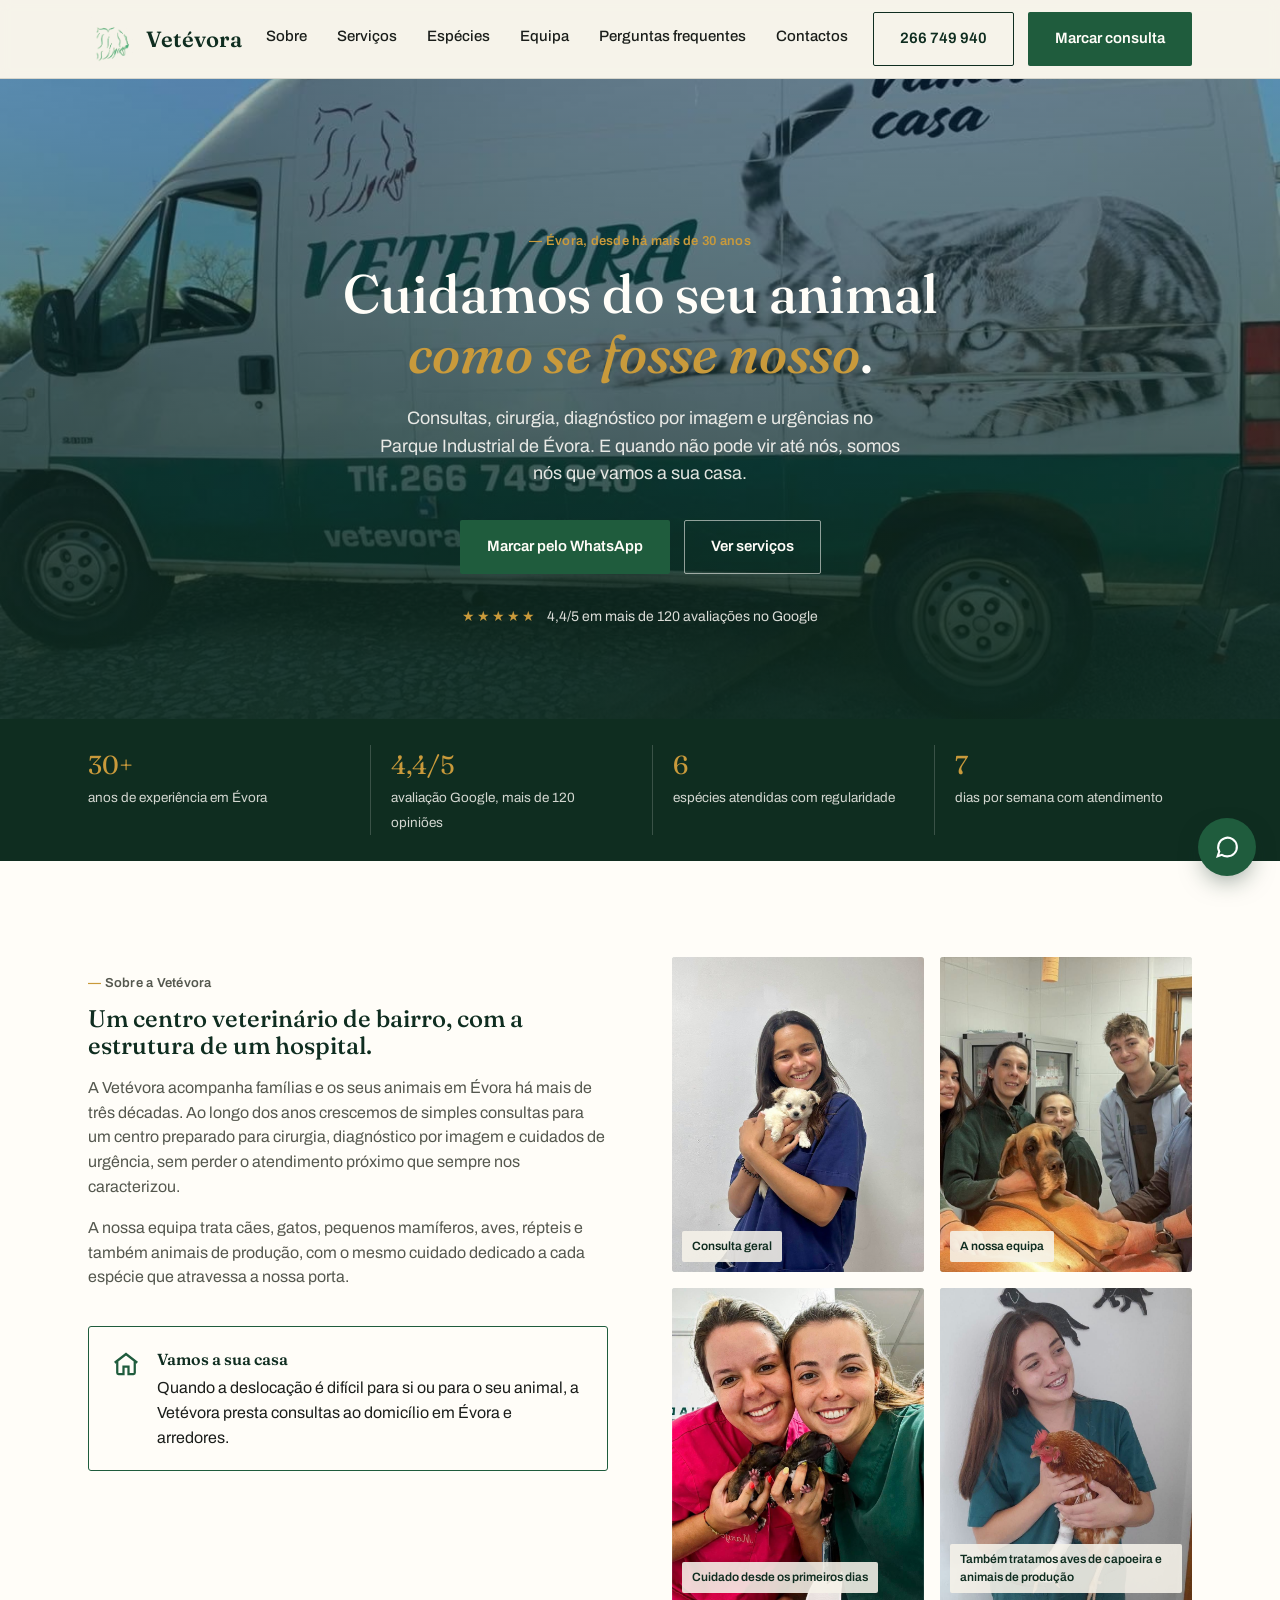
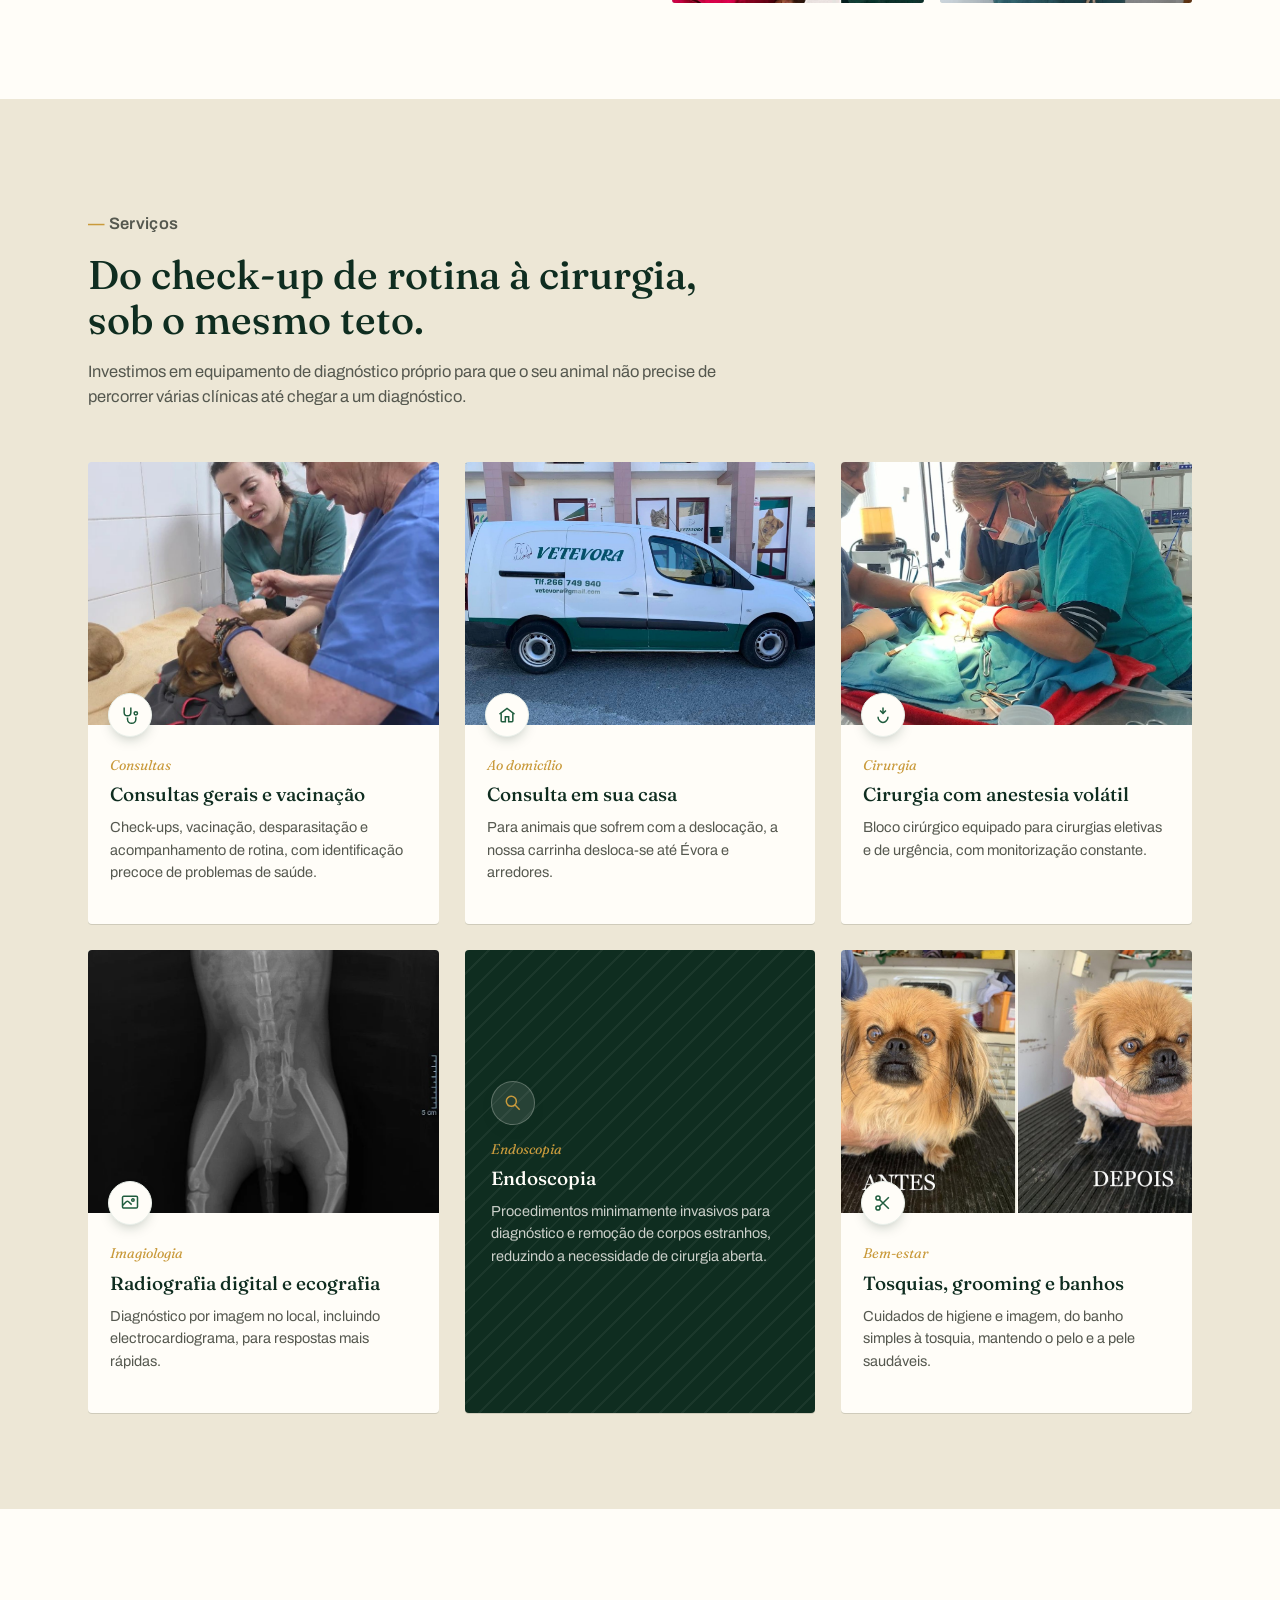
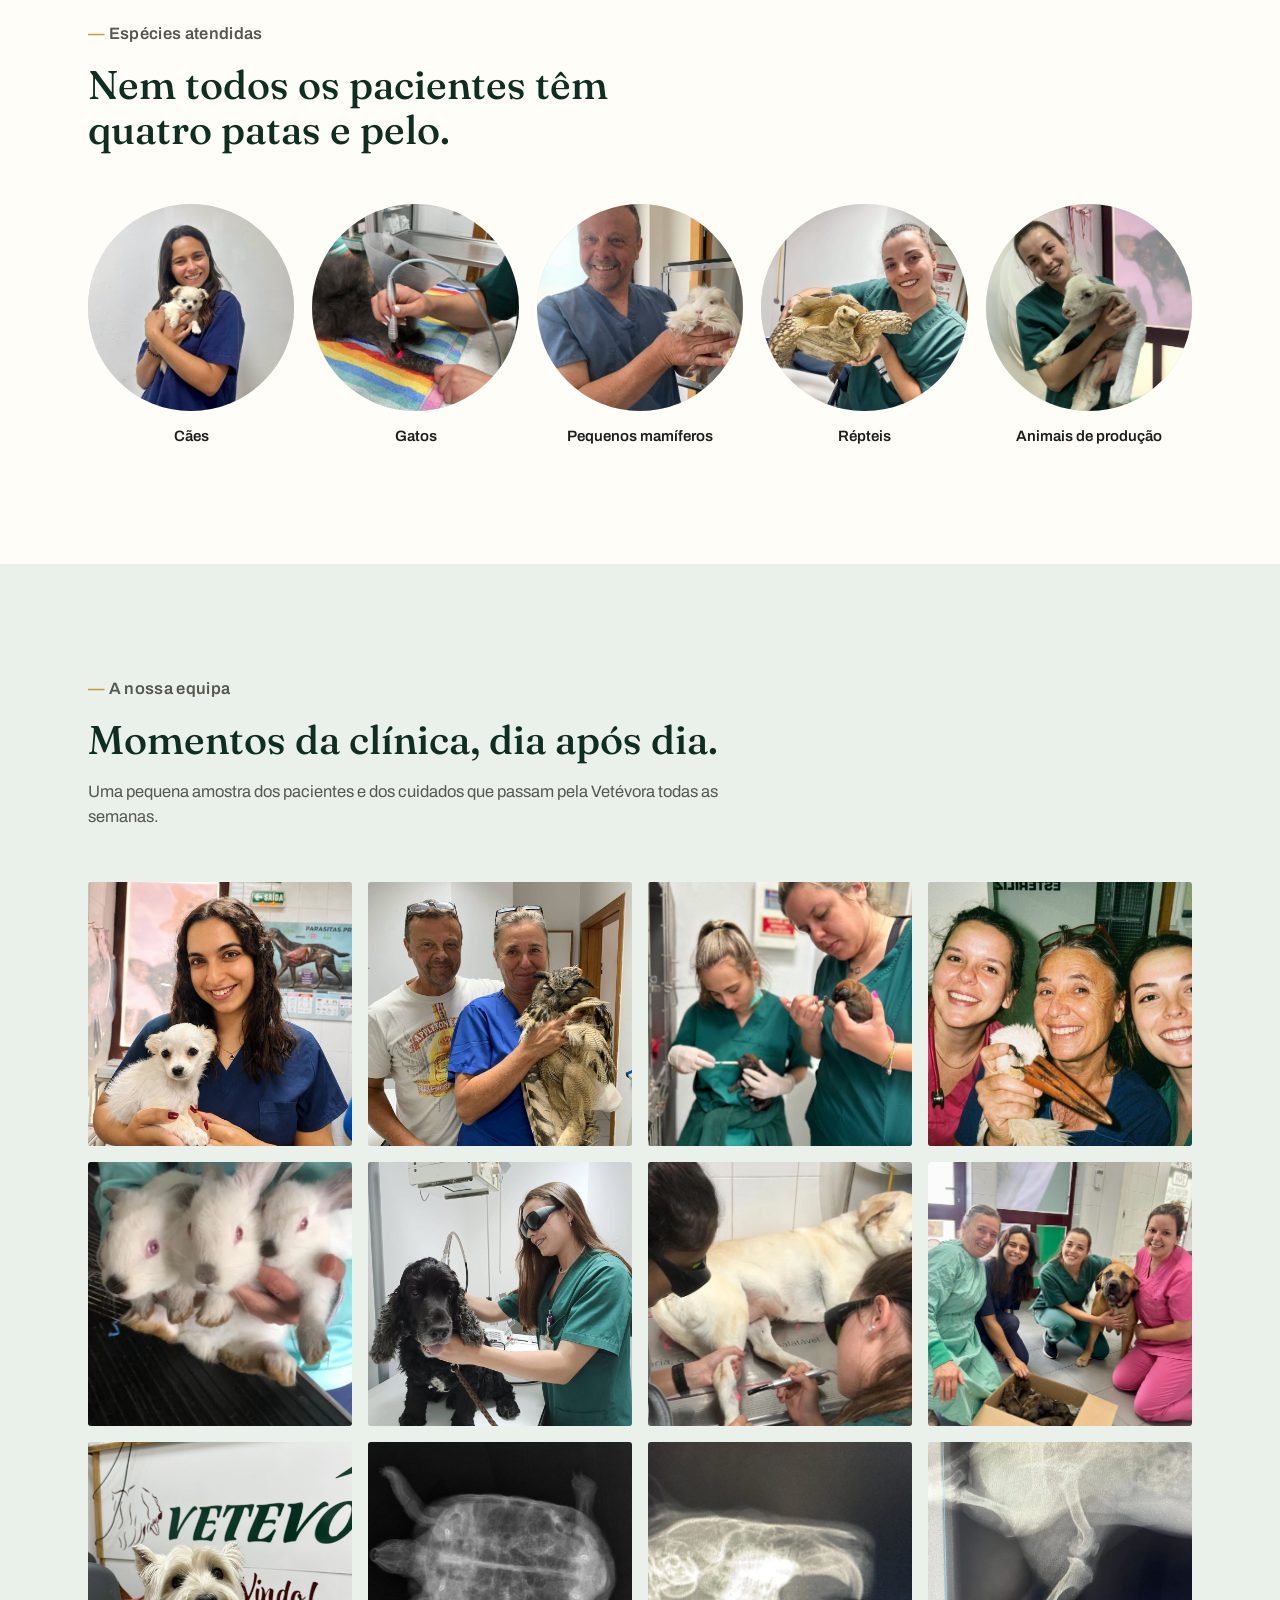
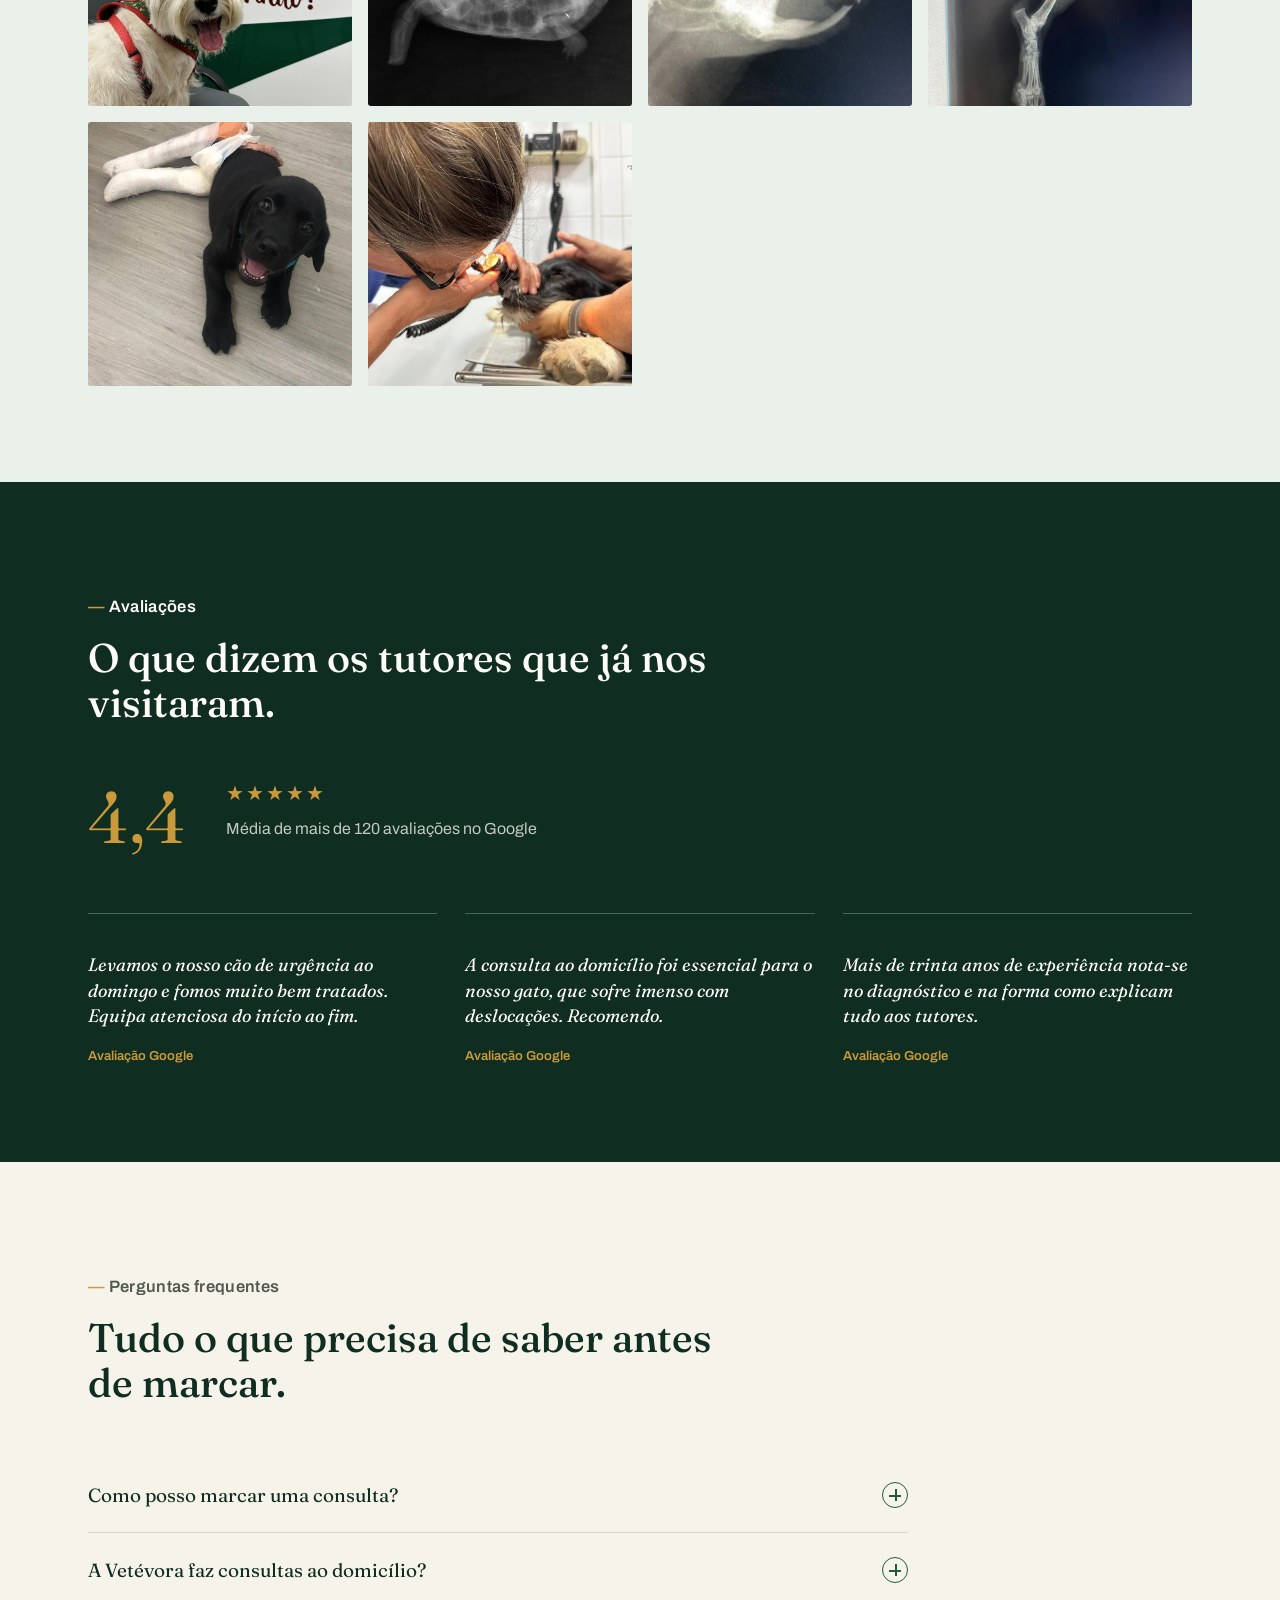
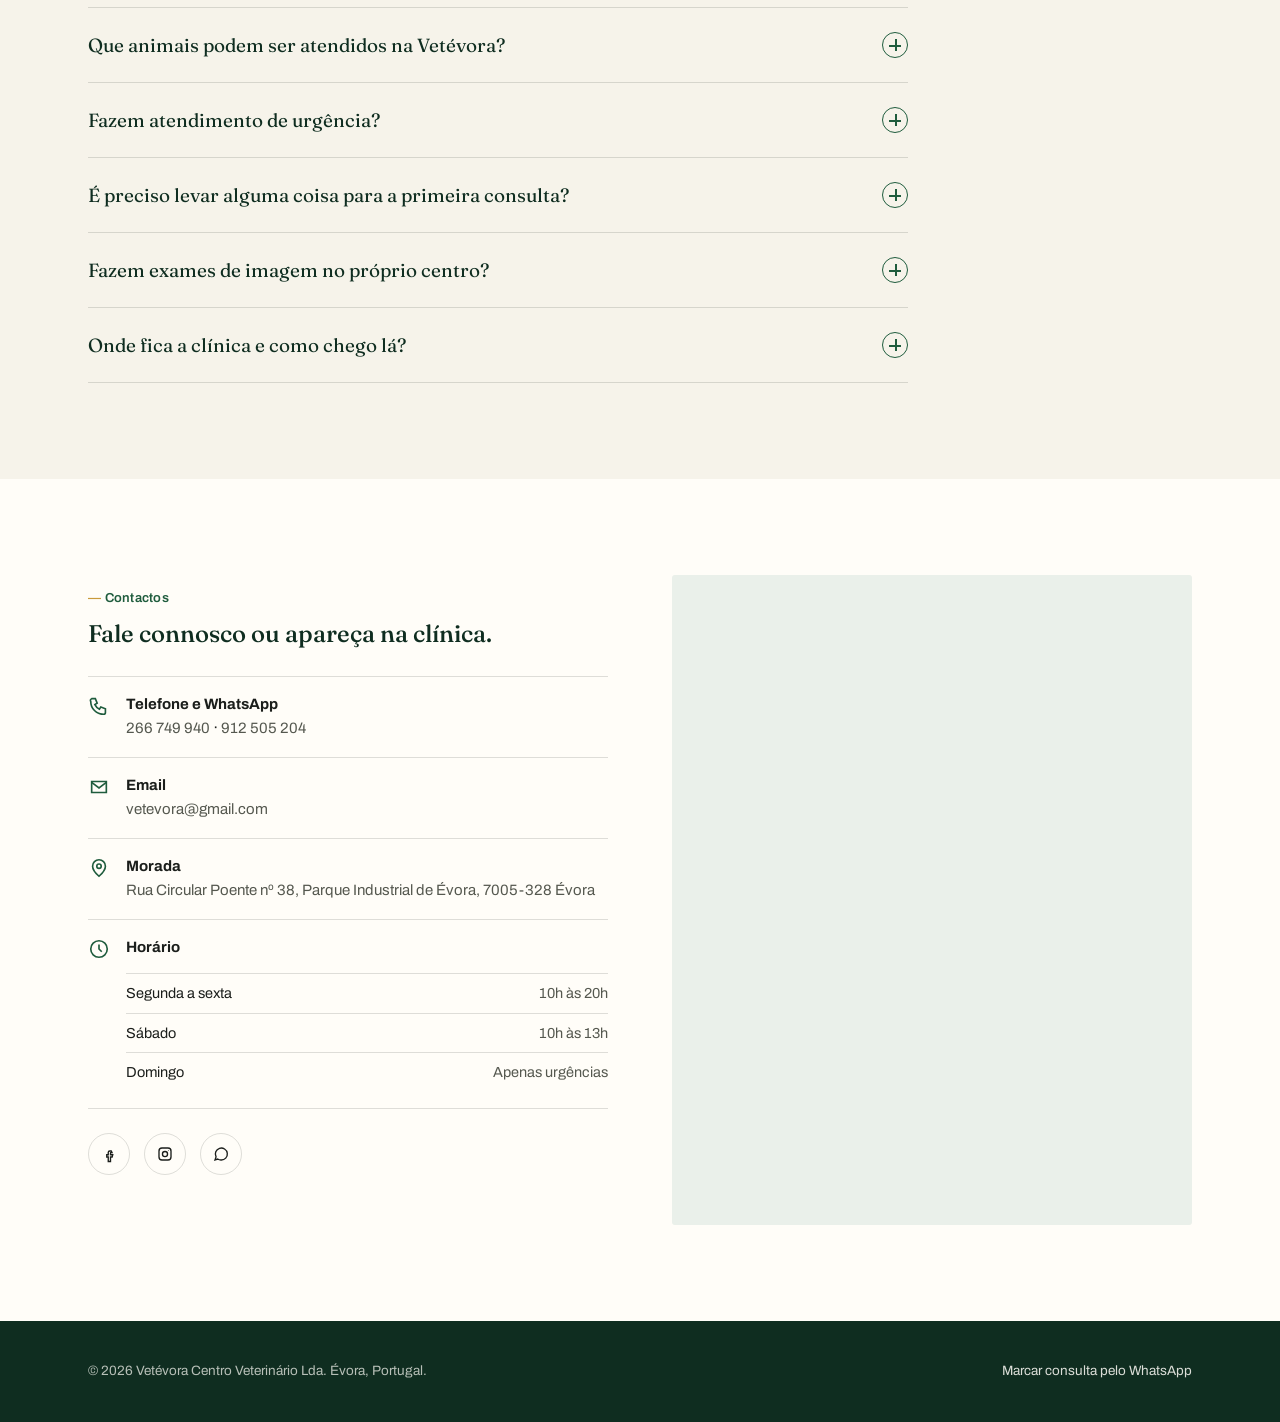
<file: vetevora/index.html>
<!DOCTYPE html>
<html lang="pt-PT">
<head>
<noscript><style>.reveal{opacity:1 !important;transform:none !important;}</style></noscript>
<meta charset="UTF-8">
<meta name="viewport" content="width=device-width, initial-scale=1.0">
<meta name="color-scheme" content="light">
<meta name="theme-color" content="#1F5C3D">
<title>Vetévora Centro Veterinário | Évora</title>
<meta name="description" content="Vetévora, centro veterinário em Évora há mais de 30 anos. Consultas, cirurgia, radiografia digital, ecografia, urgências e serviço ao domicílio. Marque já pelo telefone ou WhatsApp.">
<link rel="icon" href="data:image/svg+xml,%3Csvg xmlns='http://www.w3.org/2000/svg' viewBox='0 0 100 100'%3E%3Ctext y='.9em' font-size='90'%3E🐾%3C/text%3E%3C/svg%3E">
<link rel="preconnect" href="https://fonts.googleapis.com">
<link rel="preconnect" href="https://fonts.gstatic.com" crossorigin>
<link href="https://fonts.googleapis.com/css2?family=Fraunces:ital,opsz,wght@0,9..144,400;0,9..144,500;0,9..144,600;1,9..144,500&family=Archivo:wght@400;500;600;700&display=swap" rel="stylesheet">
<style>
  :root{
    --verde: #1F5C3D;
    --verde-escuro: #0F2D20;
    --verde-suave: #EAF0EA;
    --marfim: #F6F3EA;
    --marfim-escuro: #EDE7D6;
    --dourado: #C99A3B;
    --tinta: #1B1E1B;
    --tinta-suave: #55584F;
    --linha: rgba(27,30,27,0.14);
    --branco: #FFFDF8;
    --radius-photo: 3px;
    --sombra: 0 18px 40px -20px rgba(15,45,32,0.35);
    --largura: 1160px;
  }
  *{box-sizing:border-box;}
  html{scroll-behavior:smooth;overflow-x:hidden;max-width:100%;}
  body{
    margin:0;
    max-width:100%;
    overflow-x:hidden;
    background:var(--marfim);
    color:var(--tinta);
    font-family:'Archivo',sans-serif;
    font-size:16px;
    line-height:1.55;
    -webkit-font-smoothing:antialiased;
  }
  h1,h2,h3,.serif{
    font-family:'Fraunces',serif;
    font-weight:500;
    line-height:1.12;
    margin:0;
    color:var(--verde-escuro);
  }
  a{color:inherit;text-decoration:none;}
  img{max-width:100%;display:block;}
  .wrap{max-width:var(--largura);margin:0 auto;padding:0 28px;}
  .btn{
    display:inline-flex;align-items:center;gap:10px;
    padding:14px 26px;
    border-radius:2px;
    font-family:'Archivo',sans-serif;
    font-weight:600;
    font-size:15px;
    border:1.5px solid transparent;
    cursor:pointer;
    transition:transform .15s ease, background .2s ease, border-color .2s ease;
    white-space:nowrap;
  }
  .btn:hover{transform:translateY(-2px);}
  .btn-primario{background:var(--verde);color:var(--branco);}
  .btn-primario:hover{background:var(--verde-escuro);}
  .btn-fantasma{border-color:var(--verde-escuro);color:var(--verde-escuro);}
  .btn-fantasma:hover{background:var(--verde-escuro);color:var(--branco);}
  .btn-claro{border-color:rgba(255,253,248,.55);color:var(--branco);}
  .btn-claro:hover{background:var(--branco);color:var(--verde-escuro);}
  .rotulo{
    font-size:13px;
    letter-spacing:.02em;
    color:var(--verde);
    font-weight:600;
  }
  .rotulo::before{content:"— ";color:var(--dourado);}

  /* placeholder de imagem enquanto as fotos reais nao sao adicionadas */
  .foto{
    position:relative;
    overflow:hidden;
    border-radius:var(--radius-photo);
    background:
      repeating-linear-gradient(135deg, rgba(31,92,61,0.08) 0 2px, transparent 2px 14px),
      linear-gradient(160deg,#dfe7de,#cfd9cd);
    display:flex;align-items:flex-end;
  }
  .foto img{width:100%;height:100%;object-fit:cover;position:absolute;inset:0;transition:transform .6s cubic-bezier(.25,.8,.25,1);}
  .foto:hover img{transform:scale(1.06);}
  .foto-legenda{
    position:relative;z-index:2;
    font-size:12px;
    color:var(--verde-escuro);
    background:rgba(246,243,234,.88);
    padding:6px 10px;
    margin:10px;
    border-radius:2px;
    font-weight:600;
  }
  .foto-legenda span{display:block;font-weight:400;color:var(--tinta-suave);font-size:11px;}

  /* header */
  header{
    position:sticky;top:0;z-index:50;
    background:rgba(246,243,234,.92);
    backdrop-filter:blur(6px);
    border-bottom:1px solid var(--linha);
  }
  .nav{
    display:flex;align-items:center;justify-content:space-between;
    height:78px;gap:10px;
  }
  .marca{display:flex;align-items:center;gap:12px;min-width:0;flex-shrink:1;}
  .marca svg{width:40px;height:40px;flex-shrink:0;}
  .marca-texto{font-family:'Fraunces',serif;font-size:22px;color:var(--verde-escuro);font-weight:600;letter-spacing:.01em;white-space:nowrap;}
  nav.links{display:flex;gap:30px;align-items:center;}
  nav.links a{font-size:15px;font-weight:500;color:var(--tinta);position:relative;padding-bottom:4px;}
  nav.links a::after{
    content:"";position:absolute;left:0;right:100%;bottom:0;height:1.5px;
    background:var(--verde);transition:right .3s ease;
  }
  nav.links a:hover::after{right:0;}
  nav.links a:hover{color:var(--verde);}
  .nav-cta{display:flex;align-items:center;gap:14px;flex-shrink:0;}
  .menu-toggle{display:none;background:none;border:none;cursor:pointer;padding:6px;}
  .menu-toggle span{display:block;width:24px;height:2px;background:var(--verde-escuro);margin:5px 0;}

  /* hero */
  .hero{
    position:relative;isolation:isolate;overflow:hidden;
    min-height:640px;display:flex;align-items:center;
    padding:120px 0 72px;color:var(--branco);
  }
  .hero-bg{position:absolute;inset:0;z-index:-2;}
  .hero-bg img{width:100%;height:100%;object-fit:cover;object-position:center 38%;}
  .hero-scrim{
    position:absolute;inset:0;z-index:-1;
    background:linear-gradient(180deg, rgba(15,45,32,.35) 0%, rgba(15,45,32,.58) 45%, rgba(15,45,32,.88) 100%);
  }
  .hero-intro{max-width:700px;margin:0 auto;text-align:center;}
  .hero-intro .rotulo{animation:heroFade .8s ease both;}
  .hero-intro h1{animation:heroFade .9s .1s ease both;}
  .hero-intro .lead{animation:heroFade .9s .2s ease both;}
  .hero-intro .hero-ctas{animation:heroFade .9s .32s ease both;}
  .hero-intro .hero-selo{animation:heroFade .9s .42s ease both;}
  @keyframes heroFade{from{opacity:0;transform:translateY(16px);}to{opacity:1;transform:translateY(0);}}
  .hero .rotulo{color:var(--dourado);}
  .hero .rotulo::before{color:var(--dourado);}
  .hero h1{font-size:clamp(32px,4.4vw,54px);color:var(--branco);}
  .hero h1 em{font-style:italic;color:var(--dourado);}
  .hero p.lead{font-size:18px;color:rgba(255,253,248,.88);max-width:52ch;margin:20px auto 0;}
  .hero-ctas{display:flex;gap:14px;margin-top:32px;flex-wrap:wrap;justify-content:center;}
  .hero-selo{
    display:inline-flex;align-items:center;gap:10px;
    margin-top:32px;font-size:14px;color:rgba(255,253,248,.85);
    justify-content:center;width:100%;
  }
  .estrelas{color:var(--dourado);letter-spacing:2px;}

  /* faixa de confianca */
  .faixa{
    background:var(--verde-escuro);color:var(--branco);
    padding:26px 0;
  }
  .faixa-grid{
    display:grid;grid-template-columns:repeat(4,1fr);gap:24px;
    text-align:left;
  }
  .faixa-item .num{font-family:'Fraunces',serif;font-size:26px;color:var(--dourado);display:block;}
  .faixa-item .desc{font-size:13.5px;color:rgba(255,253,248,.82);margin-top:4px;}
  .faixa-item{border-left:1px solid rgba(255,253,248,.18);padding-left:20px;}
  .faixa-item:first-child{border-left:none;padding-left:0;}

  section{padding:96px 0;}
  .cab-secao{max-width:640px;margin-bottom:52px;}
  .cab-secao h2{font-size:clamp(28px,3.2vw,40px);margin-top:10px;}
  .cab-secao p{color:var(--tinta-suave);margin-top:16px;font-size:16.5px;}

  /* sobre */
  #sobre{background:var(--branco);}
  .sobre-grid{display:grid;grid-template-columns:1fr 1fr;gap:64px;align-items:start;}
  .sobre-texto p{color:var(--tinta-suave);margin-top:16px;}
  .sobre-colagem{
    display:grid;grid-template-columns:1fr 1fr;gap:16px;
  }
  .sobre-colagem .foto{aspect-ratio:4/5;}
  .domicilio-nota{
    margin-top:36px;border:1.5px solid var(--verde);border-radius:3px;
    padding:20px 22px;display:flex;gap:16px;align-items:flex-start;
  }
  .domicilio-nota svg{flex-shrink:0;width:30px;height:30px;color:var(--verde);margin-top:2px;}
  .domicilio-nota strong{font-family:'Fraunces',serif;font-weight:600;color:var(--verde-escuro);display:block;margin-bottom:4px;}

  /* servicos */
  #servicos{background:var(--marfim-escuro);}
  .servicos-grid{
    display:grid;grid-template-columns:repeat(3,1fr);gap:26px;
  }
  .servico-card{
    background:var(--branco);border-radius:4px;overflow:hidden;
    box-shadow:0 1px 0 var(--linha);
    transition:transform .4s cubic-bezier(.25,.8,.25,1), box-shadow .4s ease;
  }
  .servico-card:hover{transform:translateY(-7px);box-shadow:0 24px 40px -20px rgba(15,45,32,.3);}
  .servico-card .foto{aspect-ratio:4/3;border-radius:0;margin:0;}
  .servico-card .icone{
    width:44px;height:44px;border-radius:50%;
    background:var(--branco);border:1.5px solid var(--verde-suave);
    display:flex;align-items:center;justify-content:center;
    position:relative;margin-top:-32px;margin-left:20px;z-index:3;
    box-shadow:0 6px 14px -6px rgba(15,45,32,.35);
  }
  .servico-card .icone svg{width:20px;height:20px;color:var(--verde);}
  .servico-card .corpo{padding:16px 22px 26px;position:relative;}
  .servico-card .corpo::before{
    content:"";position:absolute;top:0;left:22px;right:22px;height:2px;
    background:var(--dourado);transform:scaleX(0);transform-origin:left;
    transition:transform .5s ease;
  }
  .servico-card:hover .corpo::before{transform:scaleX(1);}
  .servico-card .num-serv{font-family:'Fraunces',serif;font-style:italic;color:var(--dourado);font-size:14px;}
  .servico-card h3{font-size:19px;margin-top:6px;line-height:1.2;}
  .servico-card p{color:var(--tinta-suave);font-size:14.5px;margin-top:10px;}
  .servico-card.destaque{
    background:var(--verde-escuro);color:var(--branco);
    display:flex;flex-direction:column;justify-content:center;
    padding:32px 26px;position:relative;overflow:hidden;
  }
  .servico-card.destaque::after{
    content:"";position:absolute;inset:0;
    background:repeating-linear-gradient(135deg, rgba(255,253,248,.05) 0 2px, transparent 2px 16px);
  }
  .servico-card.destaque .icone{
    background:rgba(255,253,248,.1);border-color:rgba(255,253,248,.25);
    margin-top:0;margin-left:0;margin-bottom:14px;position:relative;
  }
  .servico-card.destaque .icone svg{color:var(--dourado);}
  .servico-card.destaque .num-serv{color:var(--dourado);position:relative;}
  .servico-card.destaque h3{color:var(--branco);position:relative;}
  .servico-card.destaque p{color:rgba(255,253,248,.78);position:relative;}

  /* especies */
  #especies{background:var(--branco);}
  .especies-grid{
    display:grid;grid-template-columns:repeat(5,1fr);gap:18px;
  }
  .especie{text-align:center;}
  .especie .foto{aspect-ratio:1/1;border-radius:50%;}
  .especie .foto .foto-legenda{display:none;}
  .especie h4{font-family:'Archivo',sans-serif;font-weight:600;font-size:15px;margin-top:14px;}

  /* galeria equipa */
  #momentos{background:var(--verde-suave);}
  .momentos-grid{
    display:grid;grid-template-columns:repeat(4,1fr);gap:16px;
  }
  .momentos-grid .foto{aspect-ratio:1/1;}

  /* avaliacoes */
  #avaliacoes{background:var(--verde-escuro);color:var(--branco);}
  #avaliacoes .cab-secao h2, #avaliacoes .cab-secao .rotulo{color:var(--branco);}
  #avaliacoes .cab-secao p{color:rgba(255,253,248,.75);}
  .avaliacao-bloco{display:flex;align-items:center;gap:40px;flex-wrap:wrap;}
  .avaliacao-numero{font-family:'Fraunces',serif;font-size:72px;color:var(--dourado);line-height:1;}
  .avaliacao-detalhe .estrelas{font-size:20px;}
  .avaliacao-detalhe p{margin-top:8px;color:rgba(255,253,248,.75);}
  .citacoes{
    display:grid;grid-template-columns:repeat(3,1fr);gap:28px;margin-top:56px;
  }
  .citacao{
    border-top:1px solid rgba(255,253,248,.25);
    padding-top:20px;
  }
  .citacao p{font-family:'Fraunces',serif;font-style:italic;font-size:18px;line-height:1.4;}
  .citacao span{display:block;margin-top:14px;font-size:13px;color:var(--dourado);font-family:'Archivo',sans-serif;font-weight:600;}

  /* faq */
  #faq{background:var(--marfim);}
  .faq-lista{max-width:820px;}
  .faq-item{border-bottom:1px solid var(--linha);}
  .faq-pergunta{
    width:100%;text-align:left;background:none;border:none;cursor:pointer;
    display:flex;justify-content:space-between;align-items:center;gap:20px;
    padding:24px 0;font-family:'Fraunces',serif;font-size:19px;color:var(--verde-escuro);
  }
  .faq-pergunta .mais{
    flex-shrink:0;width:26px;height:26px;border-radius:50%;border:1.5px solid var(--verde);
    position:relative;transition:transform .25s ease;
  }
  .faq-pergunta .mais::before,.faq-pergunta .mais::after{
    content:"";position:absolute;background:var(--verde);
  }
  .faq-pergunta .mais::before{left:6px;right:6px;top:12px;height:2px;}
  .faq-pergunta .mais::after{top:6px;bottom:6px;left:12px;width:2px;transition:opacity .2s ease;}
  .faq-item.aberto .mais{transform:rotate(180deg);}
  .faq-item.aberto .mais::after{opacity:0;}
  .faq-resposta{max-height:0;overflow:hidden;transition:max-height .3s ease;}
  .faq-resposta p{color:var(--tinta-suave);padding-bottom:26px;max-width:65ch;}

  /* contactos */
  #contacto{background:var(--branco);}
  .contacto-grid{display:grid;grid-template-columns:1fr 1fr;gap:64px;}
  .contacto-lista{margin-top:28px;}
  .contacto-linha{display:flex;gap:16px;padding:16px 0;border-top:1px solid var(--linha);}
  .contacto-linha:last-child{border-bottom:1px solid var(--linha);}
  .contacto-linha svg{flex-shrink:0;width:22px;height:22px;color:var(--verde);margin-top:2px;}
  .contacto-linha strong{display:block;font-size:15px;}
  .contacto-linha span,.contacto-linha a{color:var(--tinta-suave);font-size:15px;}
  .horario-tabela{width:100%;border-collapse:collapse;margin-top:14px;}
  .horario-tabela td{padding:8px 0;font-size:14.5px;border-top:1px solid var(--linha);}
  .horario-tabela td:last-child{text-align:right;color:var(--tinta-suave);}
  .mapa-caixa{aspect-ratio:4/5;background:var(--verde-suave);border-radius:3px;position:relative;overflow:hidden;}
  .mapa-caixa iframe{width:100%;height:100%;border:0;filter:grayscale(.15);}
  .redes{display:flex;gap:14px;margin-top:24px;}
  .redes a{
    width:42px;height:42px;border-radius:50%;border:1.5px solid var(--linha);
    display:flex;align-items:center;justify-content:center;transition:.2s;
  }
  .redes a:hover{border-color:var(--verde);background:var(--verde);color:var(--branco);}

  footer{background:var(--verde-escuro);color:rgba(255,253,248,.7);padding:40px 0;}
  .rodape-grid{display:flex;justify-content:space-between;align-items:center;flex-wrap:wrap;gap:16px;font-size:13.5px;}
  .rodape-grid a{color:rgba(255,253,248,.85);}

  .whatsapp-flutuante{
    position:fixed;right:24px;bottom:24px;z-index:60;
    width:58px;height:58px;border-radius:50%;
    background:#1F5C3D;color:#fff;
    display:flex;align-items:center;justify-content:center;
    box-shadow:0 10px 26px -8px rgba(15,45,32,.55);
  }
  .whatsapp-flutuante svg{width:28px;height:28px;}

  @media (max-width:980px){
    .sobre-grid,.contacto-grid{grid-template-columns:1fr;}
    .sobre-colagem{margin-top:20px;}
    .faixa-grid{grid-template-columns:repeat(2,1fr);row-gap:20px;}
    .faixa-item:nth-child(3){border-left:none;padding-left:0;}
    .servicos-grid{grid-template-columns:1fr 1fr;}
    .especies-grid{grid-template-columns:repeat(3,1fr);row-gap:24px;}
    .momentos-grid{grid-template-columns:repeat(3,1fr);}
    .citacoes{grid-template-columns:1fr;}
    nav.links{display:none;}
    .menu-toggle{display:block;}
  }
  @media (max-width:560px){
    section{padding:56px 0;}
    .hero{min-height:560px;padding:100px 0 56px;}
    .especies-grid{grid-template-columns:repeat(2,1fr);}
    .especies-grid .especie:last-child:nth-child(odd){grid-column:1/-1;}
    .especies-grid .especie:last-child:nth-child(odd) .foto{max-width:160px;margin:0 auto;}
    .momentos-grid{grid-template-columns:repeat(2,1fr);gap:10px;}
    .nav-cta .btn-fantasma{display:none;}
    .servicos-grid{grid-template-columns:1fr;}
    .servico-card .num-serv{font-size:13px;}
    .avaliacao-bloco{flex-direction:column;align-items:flex-start;gap:12px;}
    .wrap{padding:0 18px;}
    .marca-texto{font-size:18px;}
    .marca img{width:38px;height:38px;}
    .nav-cta .btn-primario{padding:9px 14px;font-size:13px;}
    .nav-cta{gap:8px;}
    .menu-toggle{padding:4px;}
  }
  @media (max-width:400px){
    .marca-texto{display:none;}
  }

  /* reveal on scroll */
  .reveal{opacity:0;transform:translateY(24px);transition:opacity .7s ease, transform .7s cubic-bezier(.25,.8,.25,1);}
  .reveal.in-view{opacity:1;transform:translateY(0);}
  .reveal:nth-child(2){transition-delay:.07s;}
  .reveal:nth-child(3){transition-delay:.14s;}
  .reveal:nth-child(4){transition-delay:.21s;}
  .reveal:nth-child(5){transition-delay:.28s;}
  .reveal:nth-child(6){transition-delay:.35s;}
  .reveal:nth-child(n+7){transition-delay:.4s;}

  @media (prefers-reduced-motion: reduce){
    *{animation-duration:.001ms !important;animation-iteration-count:1 !important;transition-duration:.001ms !important;}
    .reveal{opacity:1;transform:none;}
  }
</style>
</head>
<body>

<header>
  <div class="wrap nav">
    <a href="#topo" class="marca">
      <img src="images/vetevora-logo-icon.png" alt="Logótipo Vetévora" style="width:46px;height:46px;object-fit:contain;">
      <span class="marca-texto">Vetévora</span>
    </a>
    <nav class="links">
      <a href="#sobre">Sobre</a>
      <a href="#servicos">Serviços</a>
      <a href="#especies">Espécies</a>
      <a href="#momentos">Equipa</a>
      <a href="#faq">Perguntas frequentes</a>
      <a href="#contacto">Contactos</a>
    </nav>
    <div class="nav-cta">
      <a href="tel:+351266749940" class="btn btn-fantasma">266 749 940</a>
      <a href="https://wa.me/351912505204?text=Ol%C3%A1%2C%20gostaria%20de%20marcar%20uma%20consulta%20na%20Vet%C3%A9vora" class="btn btn-primario" target="_blank" rel="noopener">Marcar consulta</a>
    </div>
    <button class="menu-toggle" aria-label="Abrir menu"><span></span><span></span><span></span></button>
  </div>
</header>

<main id="topo">

  <section class="hero">
    <div class="hero-bg">
      <img src="images/vetevora-carrinha-vamos-a-sua-casa.jpg" alt="Carrinha Vetévora com o mote Vamos a sua casa, serviço de consulta veterinária ao domicílio em Évora" loading="lazy">
    </div>
    <div class="hero-scrim"></div>
    <div class="wrap hero-intro">
      <p class="rotulo">Évora, desde há mais de 30 anos</p>
      <h1>Cuidamos do seu animal <em>como se fosse nosso</em>.</h1>
      <p class="lead">Consultas, cirurgia, diagnóstico por imagem e urgências no Parque Industrial de Évora. E quando não pode vir até nós, somos nós que vamos a sua casa.</p>
      <div class="hero-ctas">
        <a href="https://wa.me/351912505204?text=Ol%C3%A1%2C%20gostaria%20de%20marcar%20uma%20consulta%20na%20Vet%C3%A9vora" class="btn btn-primario" target="_blank" rel="noopener">Marcar pelo WhatsApp</a>
        <a href="#servicos" class="btn btn-claro">Ver serviços</a>
      </div>
      <div class="hero-selo">
        <span class="estrelas">★★★★★</span>
        <span>4,4/5 em mais de 120 avaliações no Google</span>
      </div>
    </div>
  </section>

  <div class="faixa">
    <div class="wrap faixa-grid">
      <div class="faixa-item"><span class="num">30+</span><span class="desc">anos de experiência em Évora</span></div>
      <div class="faixa-item"><span class="num">4,4/5</span><span class="desc">avaliação Google, mais de 120 opiniões</span></div>
      <div class="faixa-item"><span class="num">6</span><span class="desc">espécies atendidas com regularidade</span></div>
      <div class="faixa-item"><span class="num">7</span><span class="desc">dias por semana com atendimento</span></div>
    </div>
  </div>

  <section id="sobre">
    <div class="wrap sobre-grid">
      <div class="sobre-texto">
        <p class="rotulo">Sobre a Vetévora</p>
        <h2>Um centro veterinário de bairro, com a estrutura de um hospital.</h2>
        <p>A Vetévora acompanha famílias e os seus animais em Évora há mais de três décadas. Ao longo dos anos crescemos de simples consultas para um centro preparado para cirurgia, diagnóstico por imagem e cuidados de urgência, sem perder o atendimento próximo que sempre nos caracterizou.</p>
        <p>A nossa equipa trata cães, gatos, pequenos mamíferos, aves, répteis e também animais de produção, com o mesmo cuidado dedicado a cada espécie que atravessa a nossa porta.</p>
        <div class="domicilio-nota">
          <svg viewBox="0 0 24 24" fill="none" stroke="currentColor" stroke-width="1.8"><path d="M3 11l9-7 9 7"/><path d="M5 10v9a1 1 0 001 1h4v-6h4v6h4a1 1 0 001-1v-9"/></svg>
          <div>
            <strong>Vamos a sua casa</strong>
            Quando a deslocação é difícil para si ou para o seu animal, a Vetévora presta consultas ao domicílio em Évora e arredores.
          </div>
        </div>
      </div>
      <div class="sobre-colagem">
        <div class="foto"><img src="images/vetevora-consulta-cachorro.jpg" alt="Veterinária da Vetévora com cachorro em consulta, Évora" loading="lazy"><div class="foto-legenda">Consulta geral</div></div>
        <div class="foto"><img src="images/vetevora-equipa-grande-porte.jpg" alt="Equipa Vetévora com cão de grande porte na clínica de Évora" loading="lazy"><div class="foto-legenda">A nossa equipa</div></div>
        <div class="foto"><img src="images/vetevora-equipa-cachorros-colo.jpg" alt="Equipa Vetévora com cachorros recém-nascidos ao colo" loading="lazy"><div class="foto-legenda">Cuidado desde os primeiros dias</div></div>
        <div class="foto"><img src="images/vetevora-galinha-tratamento.jpg" alt="Galinha com tratamento na pata atendida na Vetévora" loading="lazy"><div class="foto-legenda">Também tratamos aves de capoeira e animais de produção</div></div>
      </div>
    </div>
  </section>

  <section id="servicos">
    <div class="wrap">
      <div class="cab-secao reveal">
        <p class="rotulo">Serviços</p>
        <h2>Do check-up de rotina à cirurgia, sob o mesmo teto.</h2>
        <p>Investimos em equipamento de diagnóstico próprio para que o seu animal não precise de percorrer várias clínicas até chegar a um diagnóstico.</p>
      </div>
      <div class="servicos-grid">

        <div class="servico-card reveal">
          <div class="foto"><img src="images/vetevora-consulta-geral.jpg" alt="Equipa Vetévora a tratar de cão em consulta, Évora" loading="lazy"></div>
          <div class="icone"><svg viewBox="0 0 24 24" fill="none" stroke="currentColor" stroke-width="1.8"><path d="M5 3v6a4 4 0 008 0V3"/><path d="M9 15v2a5 5 0 0010 0v-3"/><circle cx="19" cy="10" r="2"/></svg></div>
          <div class="corpo">
            <span class="num-serv">Consultas</span>
            <h3>Consultas gerais e vacinação</h3>
            <p>Check-ups, vacinação, desparasitação e acompanhamento de rotina, com identificação precoce de problemas de saúde.</p>
          </div>
        </div>

        <div class="servico-card reveal">
          <div class="foto"><img src="images/vetevora-carrinha-domicilio.jpg" alt="Carrinha Vetévora estacionada junto à clínica, serviço de consulta ao domicílio em Évora" loading="lazy"></div>
          <div class="icone"><svg viewBox="0 0 24 24" fill="none" stroke="currentColor" stroke-width="1.8"><path d="M3 11l9-7 9 7"/><path d="M5 10v9a1 1 0 001 1h4v-6h4v6h4a1 1 0 001-1v-9"/></svg></div>
          <div class="corpo">
            <span class="num-serv">Ao domicílio</span>
            <h3>Consulta em sua casa</h3>
            <p>Para animais que sofrem com a deslocação, a nossa carrinha desloca-se até Évora e arredores.</p>
          </div>
        </div>

        <div class="servico-card reveal">
          <div class="foto"><img src="images/vetevora-bloco-cirurgico.jpg" alt="Cirurgia com anestesia volátil no bloco cirúrgico da Vetévora, Évora" loading="lazy"></div>
          <div class="icone"><svg viewBox="0 0 24 24" fill="none" stroke="currentColor" stroke-width="1.8"><path d="M12 3v7"/><path d="M8.5 6.5L12 10l3.5-3.5"/><path d="M6 14c0 4 3 7 6 7s6-3 6-7"/></svg></div>
          <div class="corpo">
            <span class="num-serv">Cirurgia</span>
            <h3>Cirurgia com anestesia volátil</h3>
            <p>Bloco cirúrgico equipado para cirurgias eletivas e de urgência, com monitorização constante.</p>
          </div>
        </div>

        <div class="servico-card reveal">
          <div class="foto"><img src="images/vetevora-radiografia-digital.jpg" alt="Radiografia digital de gato realizada na Vetévora, Évora" loading="lazy"></div>
          <div class="icone"><svg viewBox="0 0 24 24" fill="none" stroke="currentColor" stroke-width="1.8"><rect x="3" y="4" width="18" height="14" rx="1.5"/><path d="M3 15l4.5-4.5a2 2 0 012.8 0L14 14"/><circle cx="15.5" cy="8.5" r="1.5"/></svg></div>
          <div class="corpo">
            <span class="num-serv">Imagiologia</span>
            <h3>Radiografia digital e ecografia</h3>
            <p>Diagnóstico por imagem no local, incluindo electrocardiograma, para respostas mais rápidas.</p>
          </div>
        </div>

        <div class="servico-card destaque reveal">
          <div class="icone"><svg viewBox="0 0 24 24" fill="none" stroke="currentColor" stroke-width="1.8"><circle cx="10" cy="10" r="6"/><path d="M14.5 14.5L20 20"/></svg></div>
          <span class="num-serv">Endoscopia</span>
          <h3>Endoscopia</h3>
          <p>Procedimentos minimamente invasivos para diagnóstico e remoção de corpos estranhos, reduzindo a necessidade de cirurgia aberta.</p>
        </div>

        <div class="servico-card reveal">
          <div class="foto" style="aspect-ratio:4/3;"><img src="images/vetevora-grooming-banho.jpg" alt="Cão antes e depois da tosquia na Vetévora, Évora" loading="lazy"></div>
          <div class="icone"><svg viewBox="0 0 24 24" fill="none" stroke="currentColor" stroke-width="1.8"><circle cx="6" cy="6" r="2.5"/><circle cx="6" cy="18" r="2.5"/><path d="M8 8l11 11M19 5L8 16"/></svg></div>
          <div class="corpo">
            <span class="num-serv">Bem-estar</span>
            <h3>Tosquias, grooming e banhos</h3>
            <p>Cuidados de higiene e imagem, do banho simples à tosquia, mantendo o pelo e a pele saudáveis.</p>
          </div>
        </div>

      </div>
    </div>
  </section>

  <section id="especies">
    <div class="wrap">
      <div class="cab-secao reveal">
        <p class="rotulo">Espécies atendidas</p>
        <h2>Nem todos os pacientes têm quatro patas e pelo.</h2>
      </div>
      <div class="especies-grid">
        <div class="especie reveal"><div class="foto"><img src="images/vetevora-consulta-cachorro.jpg" alt="Cão atendido na Vetévora, Évora" loading="lazy"></div><h4>Cães</h4></div>
        <div class="especie reveal"><div class="foto"><img src="images/vetevora-especie-gato.jpg" alt="Gato em tratamento a laser na Vetévora, Évora" loading="lazy"></div><h4>Gatos</h4></div>
        <div class="especie reveal"><div class="foto"><img src="images/vetevora-especie-pequenos-mamiferos.jpg" alt="Porquinho-da-índia atendido na Vetévora, Évora" loading="lazy"></div><h4>Pequenos mamíferos</h4></div>
        <div class="especie reveal"><div class="foto"><img src="images/vetevora-especie-tartaruga.jpg" alt="Tartaruga atendida na Vetévora, Évora" loading="lazy"></div><h4>Répteis</h4></div>
        <div class="especie reveal"><div class="foto"><img src="images/vetevora-especie-producao.jpg" alt="Cordeiro tratado na Vetévora, Évora" loading="lazy"></div><h4>Animais de produção</h4></div>
      </div>
    </div>
  </section>

  <section id="momentos">
    <div class="wrap">
      <div class="cab-secao reveal">
        <p class="rotulo">A nossa equipa</p>
        <h2>Momentos da clínica, dia após dia.</h2>
        <p>Uma pequena amostra dos pacientes e dos cuidados que passam pela Vetévora todas as semanas.</p>
      </div>
      <div class="momentos-grid">
        <div class="foto reveal"><img src="images/vetevora-equipa-cachorro-branco.jpg" alt="Membro da equipa Vetévora com cachorro chihuahua ao colo, na clínica em Évora" loading="lazy"></div>
        <div class="foto reveal"><img src="images/vetevora-equipa-resgate-mocho.jpg" alt="Equipa Vetévora com mocho resgatado e tratado na clínica" loading="lazy"></div>
        <div class="foto reveal"><img src="images/vetevora-equipa-cachorros-recem-nascidos.jpg" alt="Equipa Vetévora a alimentar cachorros recém-nascidos" loading="lazy"></div>
        <div class="foto reveal"><img src="images/vetevora-equipa-resgate-ave.jpg" alt="Equipa Vetévora com ave selvagem resgatada" loading="lazy"></div>
        <div class="foto reveal"><img src="images/vetevora-especie-coelhos.jpg" alt="Coelhos bebés atendidos na Vetévora, Évora" loading="lazy"></div>
        <div class="foto reveal"><img src="images/vetevora-terapia-laser-cocker.jpg" alt="Sessão de laserterapia em cão cocker spaniel na Vetévora" loading="lazy"></div>
        <div class="foto reveal"><img src="images/vetevora-terapia-laser-cao.jpg" alt="Sessão de laserterapia numa pata de cão na Vetévora" loading="lazy"></div>
        <div class="foto reveal"><img src="images/vetevora-equipa-grupo-puppies.jpg" alt="Equipa Vetévora com cão de grande porte e cachorros" loading="lazy"></div>
        <div class="foto reveal"><img src="images/vetevora-terrier-sala-espera.jpg" alt="Cão terrier na sala de espera da Vetévora, Évora" loading="lazy"></div>
        <div class="foto reveal"><img src="images/vetevora-radiografia-tartaruga.jpg" alt="Radiografia digital de tartaruga na Vetévora" loading="lazy"></div>
        <div class="foto reveal"><img src="images/vetevora-radiografia-ave.jpg" alt="Radiografia digital de ave na Vetévora" loading="lazy"></div>
        <div class="foto reveal"><img src="images/vetevora-radiografia-membro.jpg" alt="Radiografia digital de membro na Vetévora" loading="lazy"></div>
        <div class="foto reveal"><img src="images/vetevora-recuperacao-pos-operatoria.jpg" alt="Cachorro em recuperação pós-operatória na Vetévora, Évora" loading="lazy"></div>
        <div class="foto reveal"><img src="images/vetevora-equipa-exame-detalhado.jpg" alt="Equipa Vetévora a realizar exame detalhado a um animal" loading="lazy"></div>
      </div>
    </div>
  </section>

  <section id="avaliacoes">
    <div class="wrap">
      <div class="cab-secao reveal">
        <p class="rotulo">Avaliações</p>
        <h2>O que dizem os tutores que já nos visitaram.</h2>
      </div>
      <div class="avaliacao-bloco">
        <span class="avaliacao-numero">4,4</span>
        <div class="avaliacao-detalhe">
          <span class="estrelas">★★★★★</span>
          <p>Média de mais de 120 avaliações no Google</p>
        </div>
      </div>
      <div class="citacoes">
        <div class="citacao reveal">
          <p>Levamos o nosso cão de urgência ao domingo e fomos muito bem tratados. Equipa atenciosa do início ao fim.</p>
          <span>Avaliação Google</span>
        </div>
        <div class="citacao reveal">
          <p>A consulta ao domicílio foi essencial para o nosso gato, que sofre imenso com deslocações. Recomendo.</p>
          <span>Avaliação Google</span>
        </div>
        <div class="citacao reveal">
          <p>Mais de trinta anos de experiência nota-se no diagnóstico e na forma como explicam tudo aos tutores.</p>
          <span>Avaliação Google</span>
        </div>
      </div>
    </div>
  </section>

  <section id="faq">
    <div class="wrap">
      <div class="cab-secao reveal">
        <p class="rotulo">Perguntas frequentes</p>
        <h2>Tudo o que precisa de saber antes de marcar.</h2>
      </div>
      <div class="faq-lista">

        <div class="faq-item reveal">
          <button class="faq-pergunta">Como posso marcar uma consulta?<span class="mais"></span></button>
          <div class="faq-resposta"><p>Pode marcar por telefone através do 266 749 940, pelo WhatsApp através do 912 505 204 ou por email para vetevora@gmail.com. Respondemos o mais rapidamente possível dentro do nosso horário de funcionamento.</p></div>
        </div>

        <div class="faq-item reveal">
          <button class="faq-pergunta">A Vetévora faz consultas ao domicílio?<span class="mais"></span></button>
          <div class="faq-resposta"><p>Sim. Quando a deslocação até à clínica não é possível, deslocamo-nos até Évora e arredores para realizar a consulta em sua casa. Peça informações sobre disponibilidade e área de cobertura ao marcar.</p></div>
        </div>

        <div class="faq-item reveal">
          <button class="faq-pergunta">Que animais podem ser atendidos na Vetévora?<span class="mais"></span></button>
          <div class="faq-resposta"><p>Atendemos cães, gatos, pequenos mamíferos como coelhos, hamsters e porquinhos-da-índia, aves, répteis e também animais de produção.</p></div>
        </div>

        <div class="faq-item reveal">
          <button class="faq-pergunta">Fazem atendimento de urgência?<span class="mais"></span></button>
          <div class="faq-resposta"><p>Ao domingo mantemos atendimento de urgência. Contacte-nos previamente pelo telefone ou WhatsApp para confirmar a disponibilidade antes de se deslocar.</p></div>
        </div>

        <div class="faq-item reveal">
          <button class="faq-pergunta">É preciso levar alguma coisa para a primeira consulta?<span class="mais"></span></button>
          <div class="faq-resposta"><p>Se existirem, traga o boletim de vacinas e qualquer histórico clínico anterior do animal. Se for a primeira visita, não é necessário mais nenhuma preparação.</p></div>
        </div>

        <div class="faq-item reveal">
          <button class="faq-pergunta">Fazem exames de imagem no próprio centro?<span class="mais"></span></button>
          <div class="faq-resposta"><p>Sim. Dispomos de radiografia digital, ecografia e electrocardiograma no local, além de endoscopia, o que permite chegar a um diagnóstico sem necessidade de deslocação a outra clínica.</p></div>
        </div>

        <div class="faq-item reveal">
          <button class="faq-pergunta">Onde fica a clínica e como chego lá?<span class="mais"></span></button>
          <div class="faq-resposta"><p>Estamos na Rua Circular Poente nº 38, no Parque Industrial de Évora, com fácil acesso de automóvel a partir da cidade.</p></div>
        </div>

      </div>
    </div>
  </section>

  <section id="contacto">
    <div class="wrap contacto-grid">
      <div>
        <p class="rotulo">Contactos</p>
        <h2>Fale connosco ou apareça na clínica.</h2>
        <div class="contacto-lista">
          <div class="contacto-linha">
            <svg viewBox="0 0 24 24" fill="none" stroke="currentColor" stroke-width="1.8"><path d="M4 4h4l2 5-2.5 1.5a11 11 0 005 5L14 13l5 2v4a2 2 0 01-2 2C9.16 21 3 14.84 3 7a2 2 0 011-3z"/></svg>
            <div><strong>Telefone e WhatsApp</strong><a href="tel:+351266749940">266 749 940</a> · <a href="https://wa.me/351912505204" target="_blank" rel="noopener">912 505 204</a></div>
          </div>
          <div class="contacto-linha">
            <svg viewBox="0 0 24 24" fill="none" stroke="currentColor" stroke-width="1.8"><path d="M4 6h16v12H4z"/><path d="M4 7l8 6 8-6"/></svg>
            <div><strong>Email</strong><a href="mailto:vetevora@gmail.com">vetevora@gmail.com</a></div>
          </div>
          <div class="contacto-linha">
            <svg viewBox="0 0 24 24" fill="none" stroke="currentColor" stroke-width="1.8"><path d="M12 21s-7-6.2-7-11a7 7 0 0114 0c0 4.8-7 11-7 11z"/><circle cx="12" cy="10" r="2.4"/></svg>
            <div><strong>Morada</strong><span>Rua Circular Poente nº 38, Parque Industrial de Évora, 7005-328 Évora</span></div>
          </div>
          <div class="contacto-linha">
            <svg viewBox="0 0 24 24" fill="none" stroke="currentColor" stroke-width="1.8"><circle cx="12" cy="12" r="9"/><path d="M12 7v5l3 3"/></svg>
            <div style="width:100%">
              <strong>Horário</strong>
              <table class="horario-tabela">
                <tr><td>Segunda a sexta</td><td>10h às 20h</td></tr>
                <tr><td>Sábado</td><td>10h às 13h</td></tr>
                <tr><td>Domingo</td><td>Apenas urgências</td></tr>
              </table>
            </div>
          </div>
        </div>
        <div class="redes">
          <a href="https://www.facebook.com/vetevoracentroveterinario.vetevora/" target="_blank" rel="noopener" aria-label="Facebook">
            <svg width="18" height="18" viewBox="0 0 24 24" fill="none" stroke="currentColor" stroke-width="1.8"><path d="M15 8h-2a2 2 0 00-2 2v3H9v3h2v6h3v-6h2.2l.8-3H14v-2a1 1 0 011-1h1z"/></svg>
          </a>
          <a href="https://www.instagram.com/vetevoraclinicaveterinaria/" target="_blank" rel="noopener" aria-label="Instagram">
            <svg width="18" height="18" viewBox="0 0 24 24" fill="none" stroke="currentColor" stroke-width="1.8"><rect x="4" y="4" width="16" height="16" rx="4"/><circle cx="12" cy="12" r="3.4"/><circle cx="16.6" cy="7.4" r="0.6" fill="currentColor" stroke="none"/></svg>
          </a>
          <a href="https://wa.me/351912505204" target="_blank" rel="noopener" aria-label="WhatsApp">
            <svg width="18" height="18" viewBox="0 0 24 24" fill="none" stroke="currentColor" stroke-width="1.8"><path d="M4 20l1.4-4.2A8 8 0 1112 20a8 8 0 01-4.4-1.3z"/></svg>
          </a>
        </div>
      </div>
      <div class="mapa-caixa">
        <iframe loading="lazy" allowfullscreen referrerpolicy="no-referrer-when-downgrade"
          src="https://www.google.com/maps?q=Rua+Circular+Poente+n%C2%BA+38+Parque+Industrial+de+Evora+Evora+Portugal+7005-328&output=embed">
        </iframe>
      </div>
    </div>
  </section>

</main>

<footer>
  <div class="wrap rodape-grid">
    <span>© <span id="ano"></span> Vetévora Centro Veterinário Lda. Évora, Portugal.</span>
    <a href="https://wa.me/351912505204?text=Ol%C3%A1%2C%20gostaria%20de%20marcar%20uma%20consulta%20na%20Vet%C3%A9vora" target="_blank" rel="noopener">Marcar consulta pelo WhatsApp</a>
  </div>
</footer>

<a class="whatsapp-flutuante" href="https://wa.me/351912505204?text=Ol%C3%A1%2C%20gostaria%20de%20marcar%20uma%20consulta%20na%20Vet%C3%A9vora" target="_blank" rel="noopener" aria-label="Marcar pelo WhatsApp">
  <svg viewBox="0 0 24 24" fill="none" stroke="currentColor" stroke-width="1.8"><path d="M4 20l1.4-4.2A8 8 0 1112 20a8 8 0 01-4.4-1.3z"/></svg>
</a>

<script>
  document.getElementById('ano').textContent = new Date().getFullYear();

  const semAnimacao = window.matchMedia('(prefers-reduced-motion: reduce)').matches;

  if(!semAnimacao && 'IntersectionObserver' in window){
    const revelador = new IntersectionObserver((entradas)=>{
      entradas.forEach(entrada=>{
        if(entrada.isIntersecting){
          entrada.target.classList.add('in-view');
          revelador.unobserve(entrada.target);
        }
      });
    }, {threshold:.12, rootMargin:'0px 0px -40px 0px'});
    document.querySelectorAll('.reveal').forEach(el=>revelador.observe(el));

    // rede de seguranca: garante que nada fica escondido para sempre
    setTimeout(()=>{
      document.querySelectorAll('.reveal:not(.in-view)').forEach(el=>el.classList.add('in-view'));
    }, 2500);

    const contador = new IntersectionObserver((entradas)=>{
      entradas.forEach(entrada=>{
        if(!entrada.isIntersecting) return;
        entrada.target.querySelectorAll('.faixa-item .num').forEach(span=>{
          const texto = span.textContent.trim();
          const match = texto.match(/[\d,.]+/);
          if(!match) return;
          const alvoStr = match[0];
          const alvo = parseFloat(alvoStr.replace(',', '.'));
          const prefixo = texto.slice(0, match.index);
          const sufixo = texto.slice(match.index + alvoStr.length);
          const casasDecimais = alvoStr.includes(',') ? alvoStr.split(',')[1].length : 0;
          const duracao = 1100;
          const inicio = performance.now();
          function passo(agora){
            const p = Math.min((agora - inicio) / duracao, 1);
            const valor = alvo * (1 - Math.pow(1 - p, 3));
            span.textContent = prefixo + valor.toFixed(casasDecimais).replace('.', ',') + sufixo;
            if(p < 1) requestAnimationFrame(passo);
          }
          requestAnimationFrame(passo);
        });
        contador.unobserve(entrada.target);
      });
    }, {threshold:.4});
    const faixaEl = document.querySelector('.faixa');
    if(faixaEl) contador.observe(faixaEl);
  } else {
    document.querySelectorAll('.reveal').forEach(el=>el.classList.add('in-view'));
  }

  document.querySelectorAll('.faq-item').forEach(item=>{
    const pergunta = item.querySelector('.faq-pergunta');
    const resposta = item.querySelector('.faq-resposta');
    pergunta.addEventListener('click', ()=>{
      const aberto = item.classList.contains('aberto');
      document.querySelectorAll('.faq-item.aberto').forEach(o=>{
        o.classList.remove('aberto');
        o.querySelector('.faq-resposta').style.maxHeight = null;
      });
      if(!aberto){
        item.classList.add('aberto');
        resposta.style.maxHeight = resposta.scrollHeight + 'px';
      }
    });
  });

  const toggle = document.querySelector('.menu-toggle');
  const links = document.querySelector('nav.links');
  toggle.addEventListener('click', ()=>{
    const visivel = links.style.display === 'flex';
    links.style.cssText = visivel ? '' : 'display:flex;flex-direction:column;position:absolute;top:78px;left:0;right:0;background:var(--marfim);padding:20px 28px;border-bottom:1px solid var(--linha);';
  });
</script>

</body>
</html>
</file>
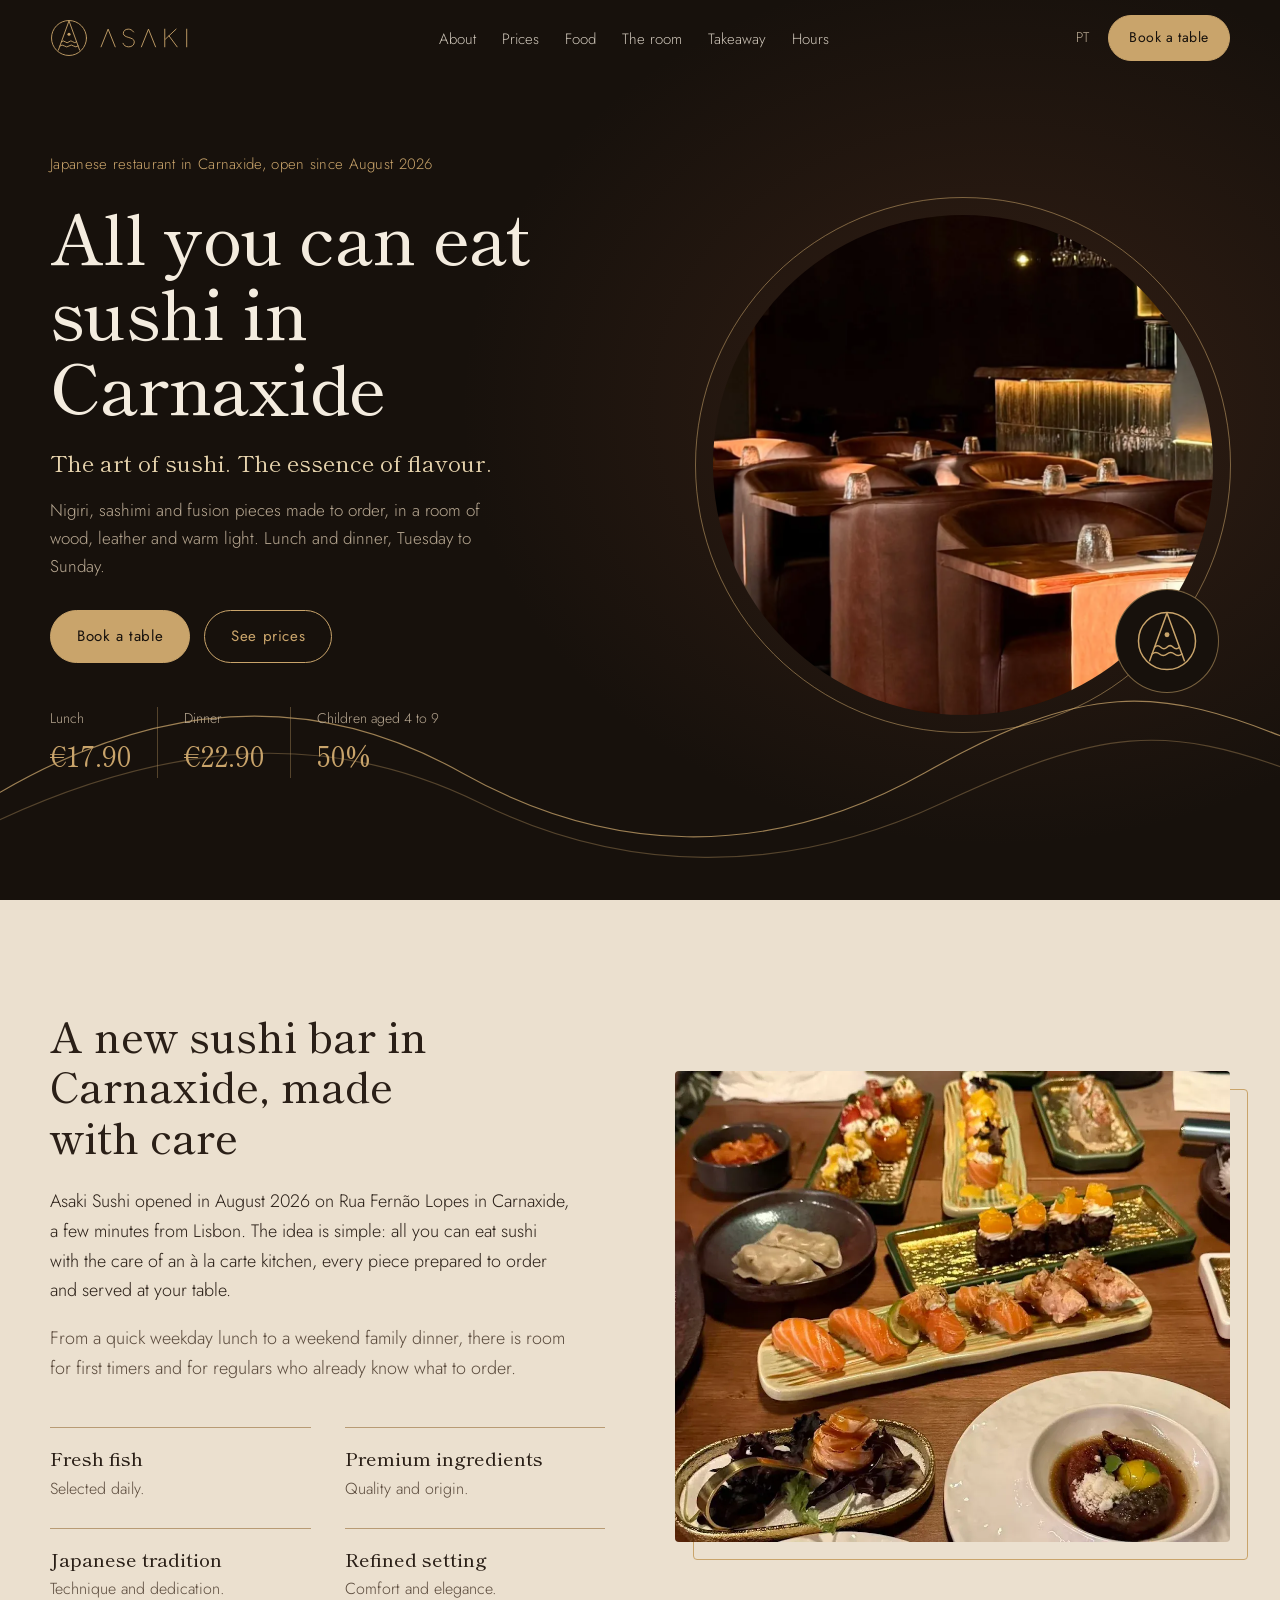
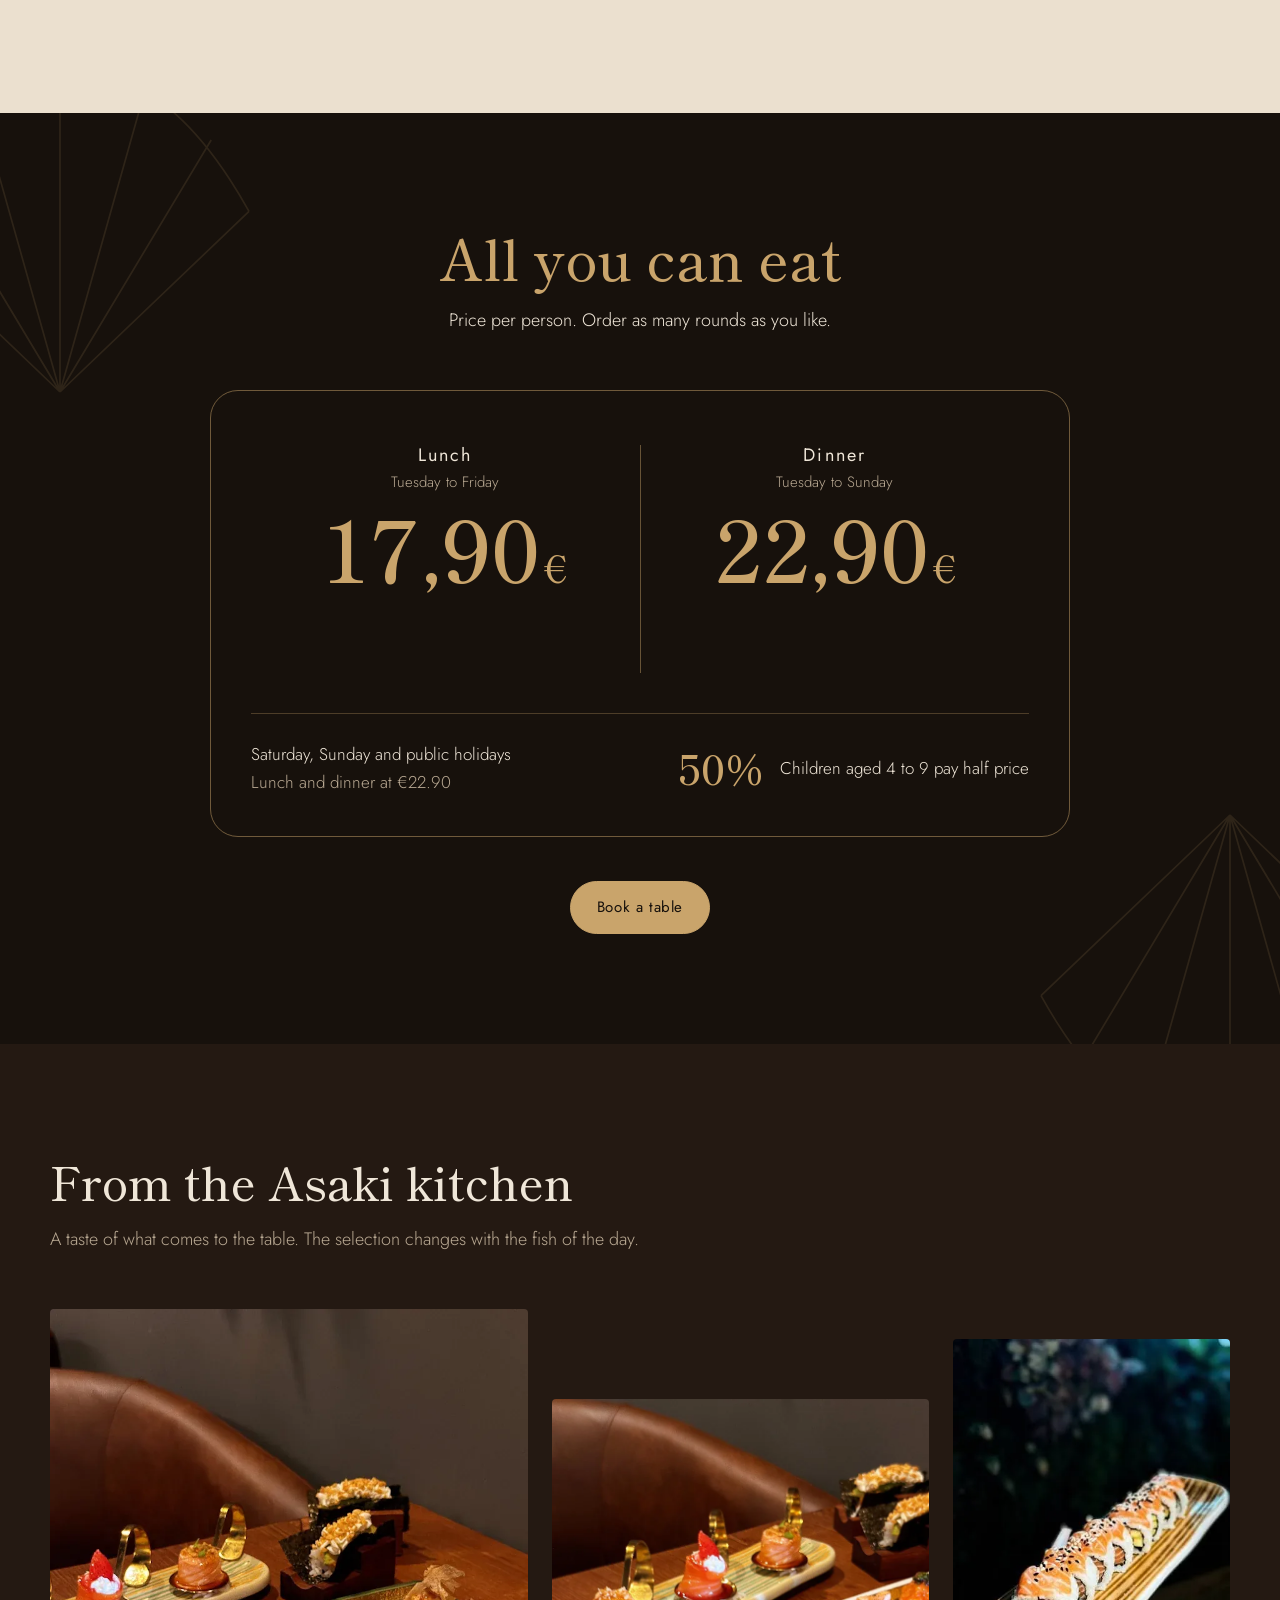
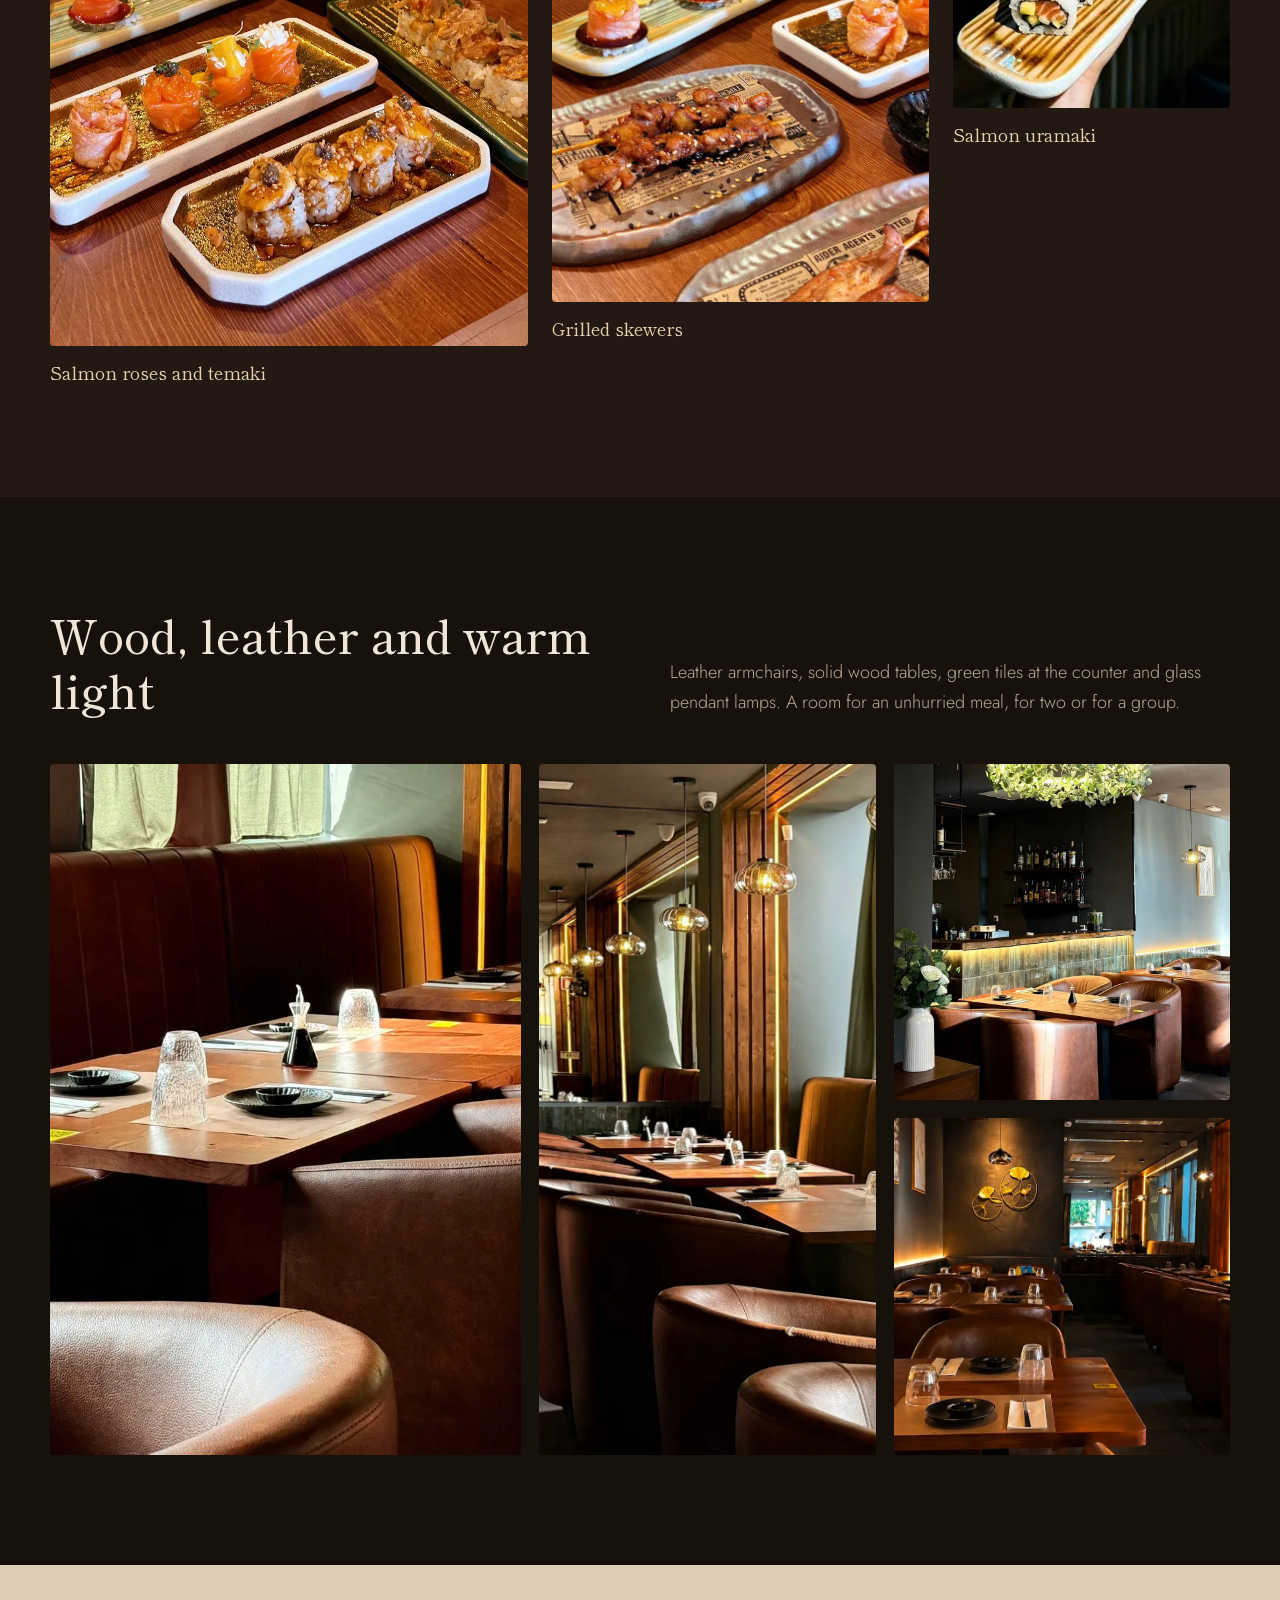
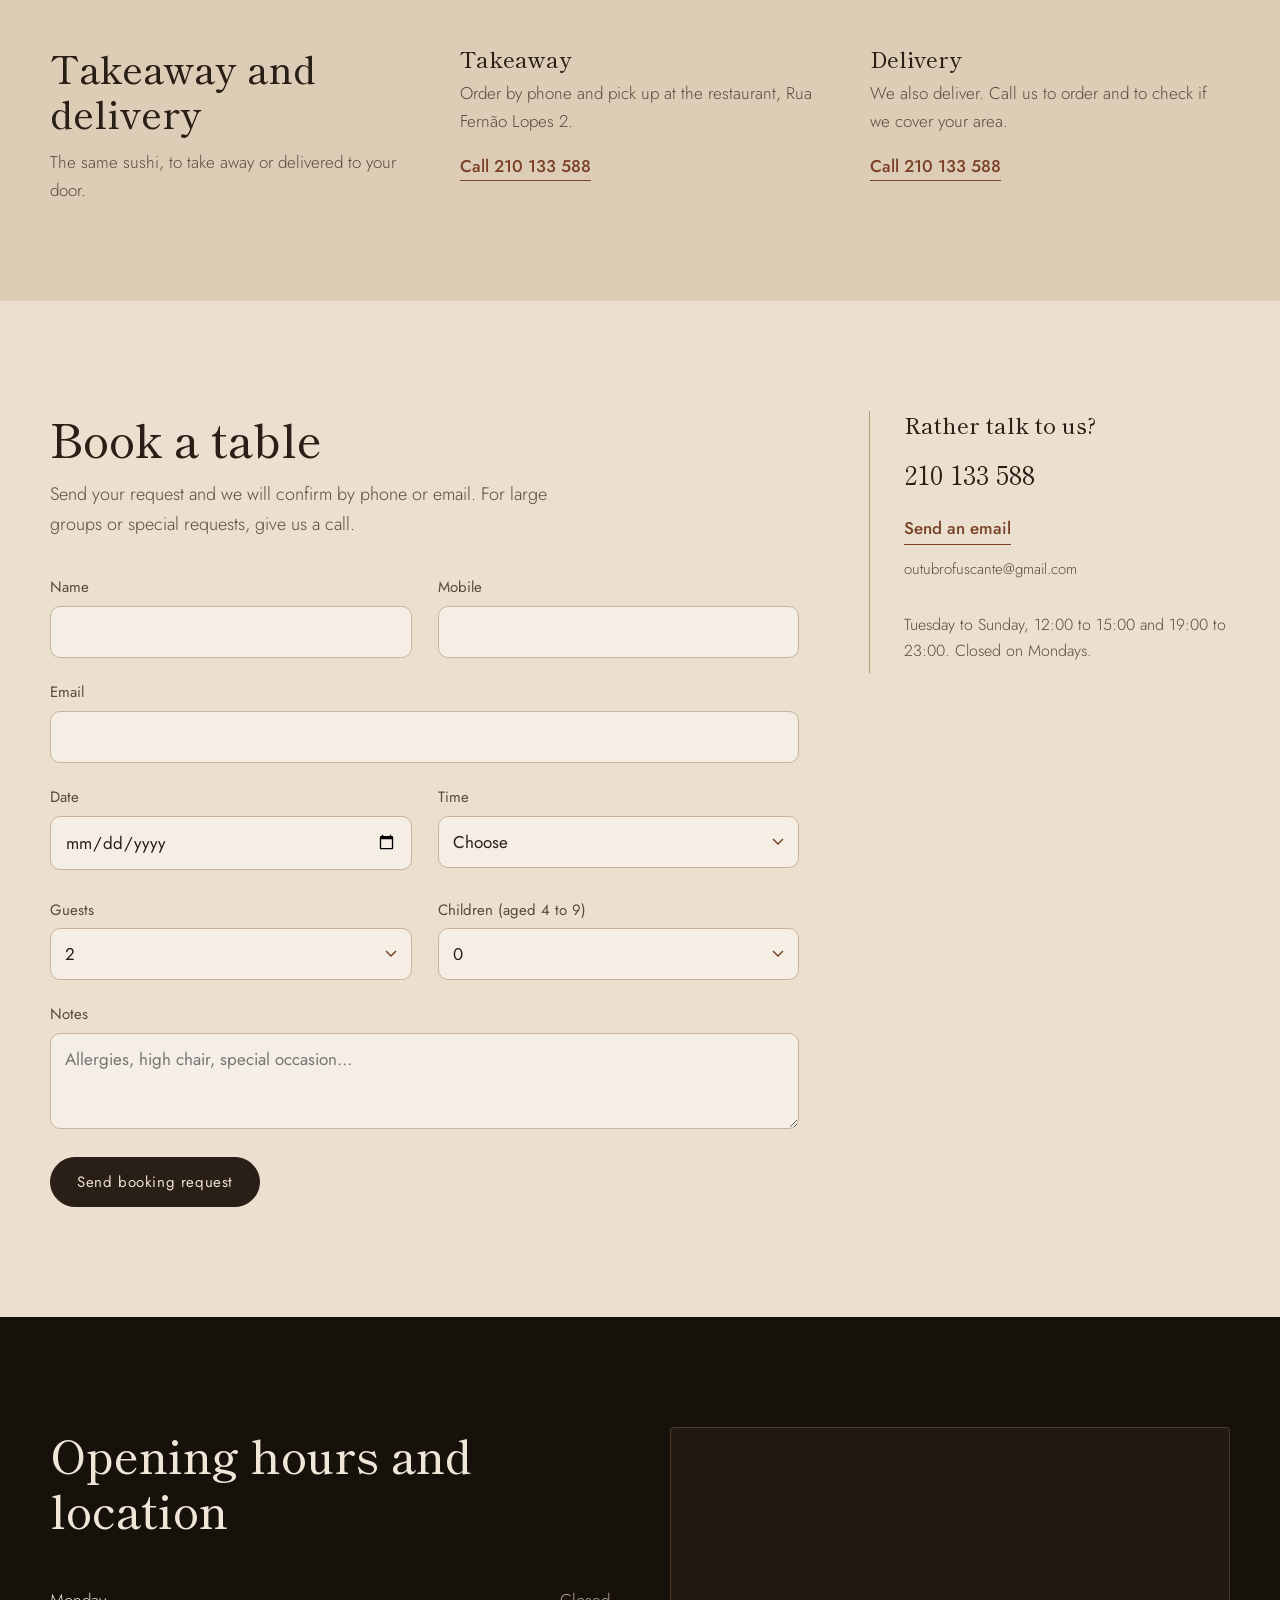
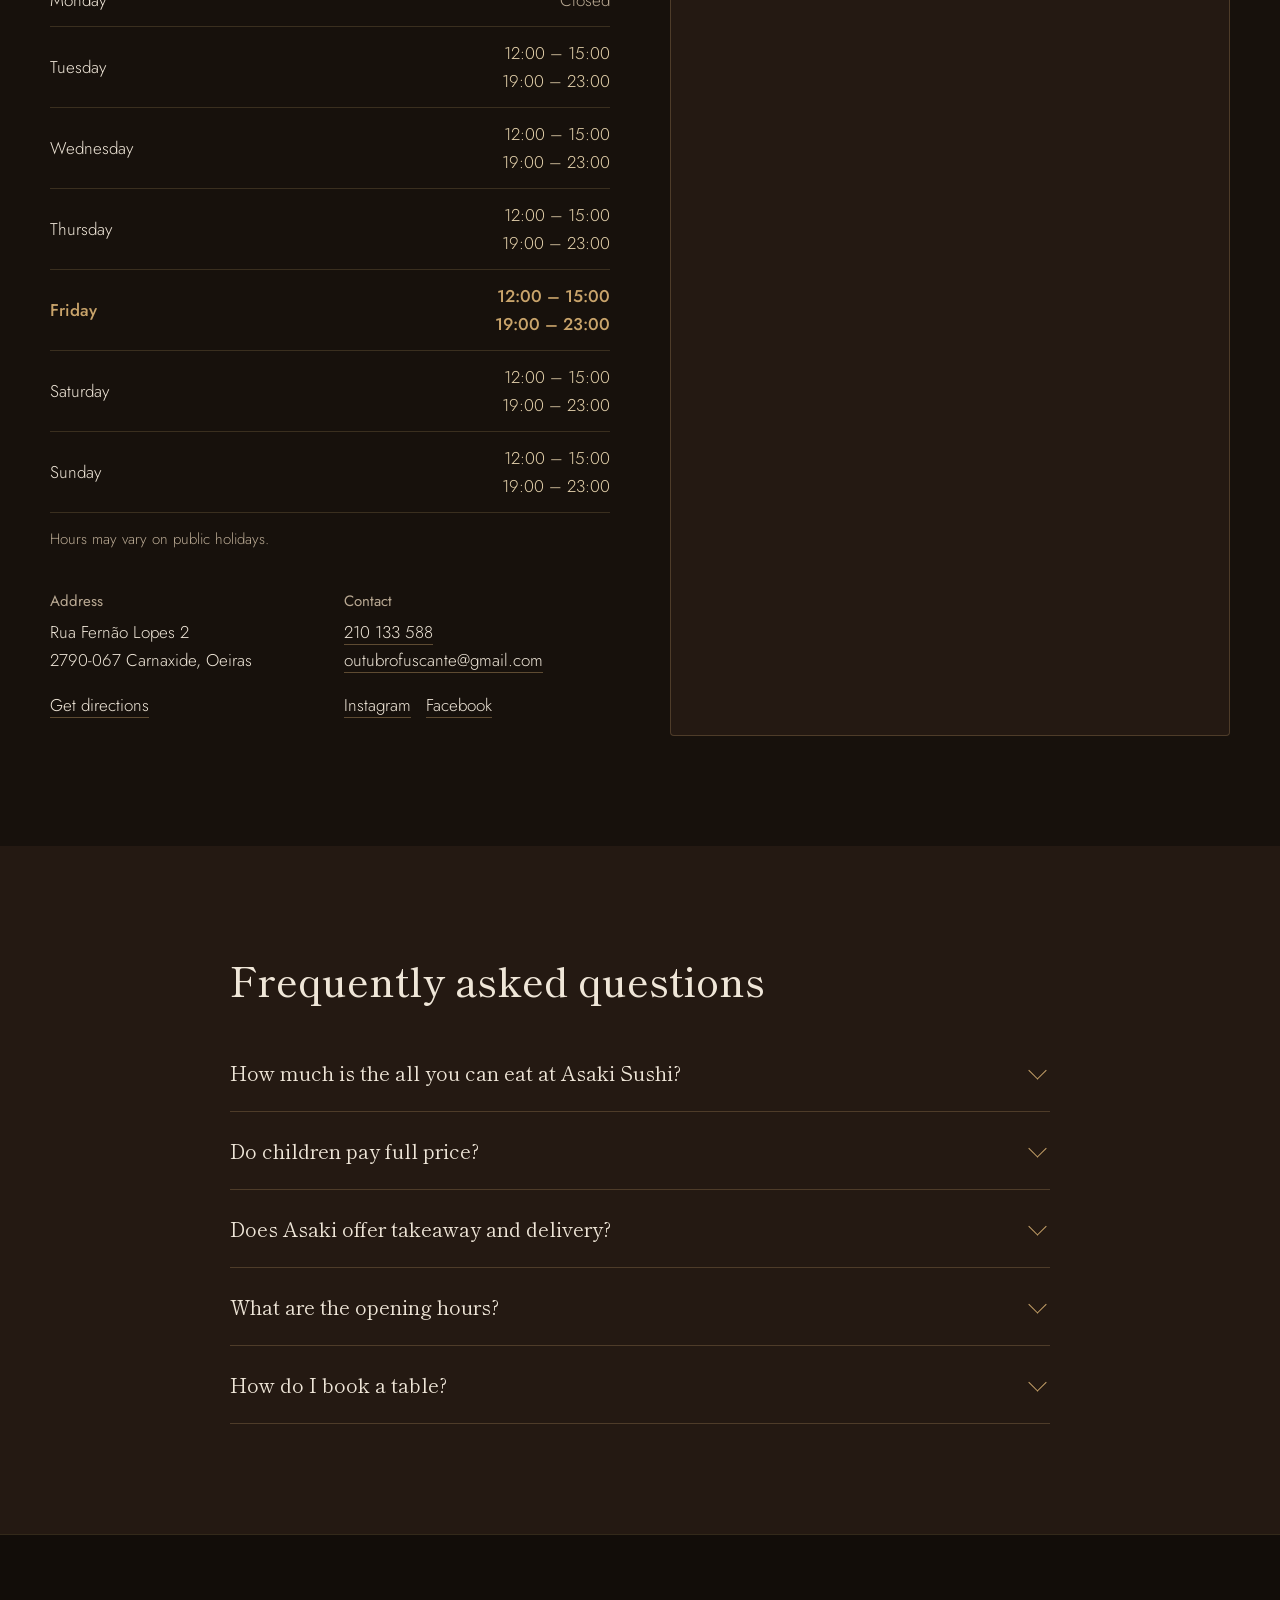
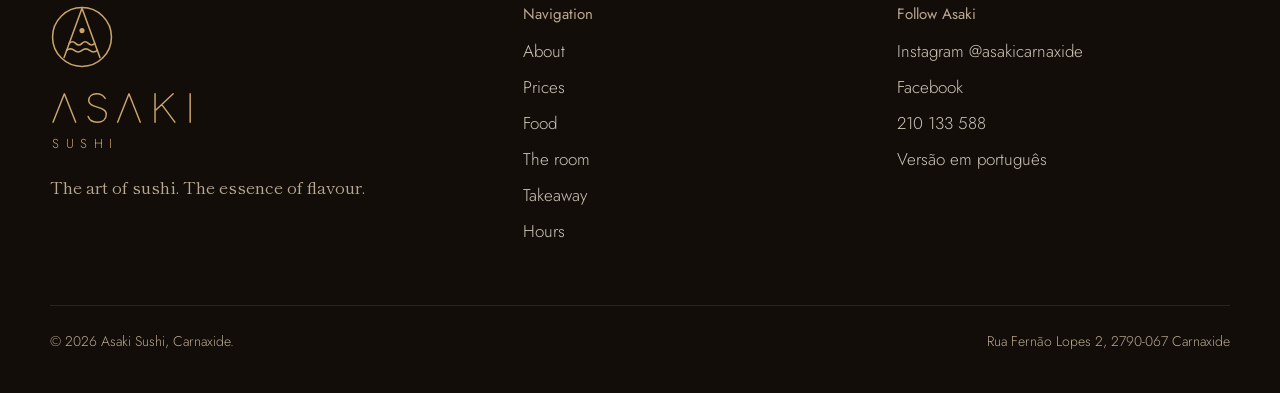
<file: asaki-sushi/en/index.html>
<!DOCTYPE html>
<html lang="en">
<head>
<meta charset="UTF-8">
<meta name="viewport" content="width=device-width, initial-scale=1.0">
<title>Asaki Sushi Carnaxide | All You Can Eat Sushi near Lisbon</title>
<meta name="description" content="All you can eat sushi restaurant in Carnaxide, Oeiras, near Lisbon. Lunch €17.90, dinner €22.90. Takeaway and delivery. Book a table online or call 210 133 588.">
<link rel="canonical" href="https://jfdacunha.github.io/paginas-web/asaki-sushi/en/">
<link rel="alternate" hreflang="pt-PT" href="https://jfdacunha.github.io/paginas-web/asaki-sushi/">
<link rel="alternate" hreflang="en" href="https://jfdacunha.github.io/paginas-web/asaki-sushi/en/">
<link rel="alternate" hreflang="x-default" href="https://jfdacunha.github.io/paginas-web/asaki-sushi/">
<meta name="theme-color" content="#17110c">
<meta property="og:type" content="restaurant">
<meta property="og:site_name" content="Asaki Sushi">
<meta property="og:locale" content="en_GB">
<meta property="og:title" content="Asaki Sushi Carnaxide | All You Can Eat Sushi near Lisbon">
<meta property="og:description" content="All you can eat sushi restaurant in Carnaxide, Oeiras, near Lisbon. Lunch €17.90, dinner €22.90. Takeaway and delivery. Book a table online or call 210 133 588.">
<meta property="og:url" content="https://jfdacunha.github.io/paginas-web/asaki-sushi/en/">
<meta property="og:image" content="https://jfdacunha.github.io/paginas-web/asaki-sushi/images/asaki-sushi-og.jpg">
<meta property="og:image:width" content="1200">
<meta property="og:image:height" content="630">
<meta name="twitter:card" content="summary_large_image">
<link rel="icon" href="../images/favicon.svg" type="image/svg+xml">
<link rel="preload" as="image" href="../images/sala-jantar-asaki-sushi-carnaxide.webp">
<link rel="preconnect" href="https://fonts.googleapis.com">
<link rel="preconnect" href="https://fonts.gstatic.com" crossorigin>
<link href="https://fonts.googleapis.com/css2?family=Shippori+Mincho:wght@400;500;600&family=Jost:wght@300;400;500&display=swap" rel="stylesheet">
<script type="application/ld+json">{"@context": "https://schema.org", "@graph": [{"@type": "Restaurant", "@id": "https://jfdacunha.github.io/paginas-web/asaki-sushi/#restaurant", "name": "Asaki Sushi", "description": "All you can eat sushi restaurant in Carnaxide, Oeiras, near Lisbon. Lunch €17.90, dinner €22.90. Takeaway and delivery. Book a table online or call 210 133 588.", "url": "https://jfdacunha.github.io/paginas-web/asaki-sushi/en/", "image": ["https://jfdacunha.github.io/paginas-web/asaki-sushi/images/asaki-sushi-og.jpg", "https://jfdacunha.github.io/paginas-web/asaki-sushi/images/sala-jantar-asaki-sushi-carnaxide.webp"], "logo": "https://jfdacunha.github.io/paginas-web/asaki-sushi/images/asaki-sushi-logotipo.webp", "telephone": "+351210133588", "email": "outubrofuscante@gmail.com", "servesCuisine": ["Japanese", "Sushi"], "priceRange": "€€", "acceptsReservations": "True", "hasMenu": "https://jfdacunha.github.io/paginas-web/asaki-sushi/en/#all-you-can-eat", "address": {"@type": "PostalAddress", "streetAddress": "Rua Fernão Lopes 2", "postalCode": "2790-067", "addressLocality": "Carnaxide", "addressRegion": "Lisboa", "addressCountry": "PT"}, "areaServed": ["Carnaxide", "Oeiras", "Linda-a-Velha", "Queijas", "Algés"], "openingHoursSpecification": [{"@type": "OpeningHoursSpecification", "dayOfWeek": ["Tuesday", "Wednesday", "Thursday", "Friday", "Saturday", "Sunday"], "opens": "12:00", "closes": "15:00"}, {"@type": "OpeningHoursSpecification", "dayOfWeek": ["Tuesday", "Wednesday", "Thursday", "Friday", "Saturday", "Sunday"], "opens": "19:00", "closes": "23:00"}], "sameAs": ["https://www.instagram.com/asakicarnaxide/", "https://www.facebook.com/p/Asaki-61593674754068/"], "foundingDate": "2026-08"}, {"@type": "FAQPage", "mainEntity": [{"@type": "Question", "name": "How much is the all you can eat at Asaki Sushi?", "acceptedAnswer": {"@type": "Answer", "text": "Lunch from Tuesday to Friday is €17.90 per person. Dinner, weekends and public holidays are €22.90 per person."}}, {"@type": "Question", "name": "Do children pay full price?", "acceptedAnswer": {"@type": "Answer", "text": "No. Children aged 4 to 9 pay half price."}}, {"@type": "Question", "name": "Does Asaki offer takeaway and delivery?", "acceptedAnswer": {"@type": "Answer", "text": "Yes. Call 210 133 588 to order for pick up or for delivery to your home."}}, {"@type": "Question", "name": "What are the opening hours?", "acceptedAnswer": {"@type": "Answer", "text": "Tuesday to Sunday, 12:00 to 15:00 and 19:00 to 23:00. Closed on Mondays."}}, {"@type": "Question", "name": "How do I book a table?", "acceptedAnswer": {"@type": "Answer", "text": "Use the form on this page, call 210 133 588 or email outubrofuscante@gmail.com."}}]}]}</script>
<style>
:root{
  --sumi:#17110c;
  --walnut:#241912;
  --leather:#7a4128;
  --gold:#c9a46b;
  --gold-pale:#e6d3ad;
  --washi:#ebe0cf;
  --washi-deep:#ddcdb6;
  --ink:#2a1f17;
  --ink-soft:#5a4a3c;
  --tile:#5d6b55;
  --cream-text:#efe6d8;
  --muted:#b9a993;
  --max:1180px;
  --serif:'Shippori Mincho', 'Hiragino Mincho ProN', Georgia, serif;
  --sans:'Jost', 'Helvetica Neue', Arial, sans-serif;
}
*{box-sizing:border-box}
html{scroll-behavior:smooth;-webkit-text-size-adjust:100%}
body{margin:0;background:var(--sumi);color:var(--cream-text);font-family:var(--sans);font-weight:300;font-size:17px;line-height:1.65;-webkit-font-smoothing:antialiased;overflow-x:hidden}
img{max-width:100%;height:auto;display:block}
a{color:inherit}
h1,h2,h3{font-family:var(--serif);font-weight:500;line-height:1.2;margin:0}
p{margin:0 0 1em}
.wrap{width:min(var(--max),100% - 40px);margin-inline:auto}
:focus-visible{outline:2px solid var(--gold);outline-offset:3px}
.skip{position:absolute;left:-999px;top:8px;background:var(--gold);color:var(--sumi);padding:8px 14px;z-index:100;text-decoration:none}
.skip:focus{left:8px}
.sr{position:absolute;width:1px;height:1px;overflow:hidden;clip:rect(0 0 0 0);white-space:nowrap}

/* logo */
.sym{fill:none;stroke:currentColor;stroke-width:2.4;stroke-linecap:round;stroke-linejoin:round}
.sym .dot{fill:currentColor;stroke:none}
.word{fill:none;stroke:currentColor;stroke-width:2.6;stroke-linecap:round;stroke-linejoin:round}
.lockup{display:inline-flex;align-items:center;gap:12px;text-decoration:none;color:var(--gold)}
.lockup .sym{width:38px;height:38px}
.lockup .word{width:92px;height:22px}

/* header */
.top{position:fixed;inset:0 0 auto 0;z-index:50;transition:background .3s, border-color .3s;border-bottom:1px solid transparent}
.top.solid{background:rgba(23,17,12,.94);backdrop-filter:blur(8px);border-color:rgba(201,164,107,.18)}
.top .wrap{display:flex;align-items:center;justify-content:space-between;height:76px;gap:20px}
.nav ul{list-style:none;margin:0;padding:0;display:flex;gap:26px}
.nav a{text-decoration:none;font-size:15px;color:var(--cream-text);opacity:.85;padding:6px 0;border-bottom:1px solid transparent}
.nav a:hover{opacity:1;border-color:var(--gold)}
.top-actions{display:flex;align-items:center;gap:18px}
.lang{font-size:14px;text-decoration:none;color:var(--muted);letter-spacing:.06em}
.lang:hover{color:var(--gold)}
.btn{display:inline-flex;align-items:center;justify-content:center;gap:10px;font-family:var(--sans);font-weight:400;font-size:15px;letter-spacing:.04em;text-decoration:none;padding:13px 26px;border-radius:999px;border:1px solid var(--gold);cursor:pointer;transition:background .2s,color .2s}
.btn-gold{background:var(--gold);color:var(--sumi)}
.btn-gold:hover{background:var(--gold-pale);border-color:var(--gold-pale)}
.btn-line{background:transparent;color:var(--gold)}
.btn-line:hover{background:rgba(201,164,107,.12)}
.btn-ink{background:var(--ink);border-color:var(--ink);color:var(--washi)}
.btn-ink:hover{background:var(--leather);border-color:var(--leather)}
.top .btn{padding:10px 20px;font-size:14px}
.burger{display:none;background:none;border:1px solid rgba(201,164,107,.5);color:var(--gold);border-radius:999px;padding:8px 16px;font:400 14px var(--sans);cursor:pointer}

/* hero */
.hero{position:relative;min-height:100svh;display:flex;align-items:center;padding:120px 0 90px;overflow:hidden;
  background:radial-gradient(ellipse 60% 70% at 78% 45%, rgba(122,65,40,.28), transparent 70%), var(--sumi)}
.hero .wrap{display:grid;grid-template-columns:1.05fr .95fr;gap:56px;align-items:center;position:relative;z-index:2}
.hero-text{max-width:560px}
.hero .kicker{color:var(--gold);font-size:15px;letter-spacing:.02em;margin-bottom:22px}
.hero h1{font-size:clamp(40px,5.4vw,70px);line-height:1.08;font-weight:500;color:#f4ecdf;letter-spacing:-.01em}
.hero .tag{font-family:var(--serif);font-size:clamp(19px,1.8vw,23px);color:var(--gold-pale);margin:22px 0 14px}
.hero .lead{color:var(--muted);max-width:46ch;font-size:17px}
.hero .ctas{display:flex;flex-wrap:wrap;gap:14px;margin-top:30px}
.facts{display:flex;flex-wrap:wrap;gap:0;margin:44px 0 0;padding:0}
.facts div{padding:0 26px;border-left:1px solid rgba(201,164,107,.35)}
.facts div:first-child{padding-left:0;border-left:0}
.facts dt{font-size:14px;color:var(--muted)}
.facts dd{margin:2px 0 0;font-family:var(--serif);font-size:28px;color:var(--gold)}

/* marumado: the round window */
.window{position:relative;justify-self:center;width:min(500px,100%);aspect-ratio:1}
.window::before{content:"";position:absolute;inset:-18px;border:1px solid rgba(201,164,107,.55);border-radius:50%}
.window img{width:100%;height:100%;object-fit:cover;object-position:50% 62%;border-radius:50%}
.window .seal{position:absolute;right:-6px;bottom:22px;width:104px;height:104px;border-radius:50%;background:var(--sumi);display:grid;place-items:center;color:var(--gold);border:1px solid rgba(201,164,107,.55)}
.window .seal .sym{width:62px;height:62px}

.wave{position:absolute;left:0;right:0;bottom:3%;width:100%;height:220px;z-index:1;pointer-events:none}
.wave path{fill:none;stroke:var(--gold);stroke-width:1.2;opacity:.75;stroke-dasharray:2600;stroke-dashoffset:2600;animation:draw 3.2s .3s cubic-bezier(.6,.05,.25,1) forwards}
.wave path+path{opacity:.35;animation-delay:.7s}
@keyframes draw{to{stroke-dashoffset:0}}
@media (prefers-reduced-motion:reduce){.wave path{animation:none;stroke-dashoffset:0}html{scroll-behavior:auto}}

/* sections */
section{padding:110px 0}
.light{background:var(--washi);color:var(--ink)}
.light .soft{color:var(--ink-soft)}
.walnut{background:var(--walnut)}
.sec-head{max-width:640px;margin-bottom:54px}
.sec-head h2{font-size:clamp(32px,3.6vw,46px)}
.sec-head p{margin-top:16px;font-size:18px}
.dark .sec-head p,.walnut .sec-head p{color:var(--muted)}

/* concept */
.concept{display:grid;grid-template-columns:1fr 1fr;gap:70px;align-items:center}
.concept h2{font-size:clamp(30px,3.3vw,42px);margin-bottom:26px;max-width:18ch}
.concept p{font-size:18px;max-width:52ch}
.concept figure{margin:0;position:relative}
.concept figure img{border-radius:4px;aspect-ratio:4/3.4;object-fit:cover;width:100%}
.concept figure::after{content:"";position:absolute;inset:18px -18px -18px 18px;border:1px solid var(--gold);border-radius:4px;z-index:-1}
.concept figure{z-index:0}
.pillars{list-style:none;padding:0;margin:44px 0 0;display:grid;grid-template-columns:1fr 1fr;gap:26px 34px}
.pillars li{border-top:1px solid #b89b74;padding-top:14px}
.pillars strong{display:block;font-family:var(--serif);font-weight:500;font-size:19px;color:var(--ink)}
.pillars span{color:var(--ink-soft);font-size:16px}

/* prices */
.prices{background:var(--sumi);position:relative;overflow:hidden}
.prices .sec-head{text-align:center;margin-inline:auto}
.prices .sec-head h2{color:var(--gold);font-size:clamp(36px,4.4vw,56px)}
.board{max-width:860px;margin:0 auto;border:1px solid rgba(201,164,107,.5);border-radius:28px;padding:54px 40px 40px;position:relative}
.board-row{display:grid;grid-template-columns:1fr 1px 1fr;align-items:center;text-align:center}
.board-row .rule{background:rgba(201,164,107,.45);height:100%;min-height:150px}
.meal h3{font-family:var(--sans);font-weight:400;font-size:18px;letter-spacing:.12em;color:var(--cream-text)}
.meal .when{color:var(--muted);font-size:15px;margin:4px 0 10px}
.meal .price{font-family:var(--serif);font-weight:600;font-size:clamp(54px,7vw,84px);line-height:1;color:var(--gold)}
.meal .price small{font-size:.45em;margin-left:4px;font-weight:500}
.board-foot{margin-top:40px;padding-top:26px;border-top:1px solid rgba(201,164,107,.3);display:flex;justify-content:space-between;gap:24px;flex-wrap:wrap;align-items:center}
.board-foot p{margin:0;color:var(--cream-text)}
.board-foot p span{color:var(--muted)}
.kids{display:flex;align-items:center;gap:16px}
.kids b{font-family:var(--serif);font-weight:600;font-size:40px;color:var(--gold);line-height:1}
.prices .cta-row{text-align:center;margin-top:44px}
.fan{position:absolute;width:420px;height:420px;opacity:.13;color:var(--gold);pointer-events:none}
.fan path{fill:none;stroke:currentColor;stroke-width:.8}
.fan-a{left:-150px;top:-120px}
.fan-b{right:-160px;bottom:-170px;transform:rotate(180deg)}

/* kitchen */
.dishes{display:grid;grid-template-columns:repeat(12,1fr);gap:24px;align-items:start}
.dish{margin:0}
.dish img{width:100%;object-fit:cover;border-radius:4px}
.dish figcaption{margin-top:12px;font-family:var(--serif);font-size:18px;color:var(--gold-pale)}
.dish-1{grid-column:1 / span 5}
.dish-1 img{aspect-ratio:3/4}
.dish-2{grid-column:6 / span 4;margin-top:90px}
.dish-2 img{aspect-ratio:3/4;object-position:50% 100%}
.dish-3{grid-column:10 / span 3;margin-top:30px}
.dish-3 img{aspect-ratio:3/4}
.kitchen-wide{margin:60px 0 0}
.kitchen-wide img{width:100%;aspect-ratio:16/7;object-fit:cover;border-radius:4px}

/* space */
.rooms{display:grid;grid-template-columns:1.4fr 1fr 1fr;grid-template-rows:auto auto;gap:18px}
.room{margin:0;overflow:hidden;border-radius:4px}
.room img{width:100%;height:100%;object-fit:cover}
.room-1{grid-column:1;grid-row:1 / span 2}
.room-1 img{aspect-ratio:auto}
.room-2{grid-column:2;grid-row:1 / span 2}
.room-3{grid-column:3;grid-row:1}
.room-4{grid-column:3;grid-row:2}
.room-3 img,.room-4 img{aspect-ratio:1/1}
.space-intro{display:grid;grid-template-columns:1fr 1fr;gap:60px;align-items:end;margin-bottom:46px}
.space-intro h2{font-size:clamp(32px,3.6vw,46px)}
.space-intro p{color:var(--muted);font-size:18px;margin:0}

/* takeaway */
.takeaway{padding:80px 0;background:var(--washi-deep);color:var(--ink)}
.takeaway .wrap{display:grid;grid-template-columns:1fr 1fr 1fr;gap:50px;align-items:start}
.takeaway h2{font-size:clamp(28px,3vw,38px)}
.takeaway .intro p{margin-top:12px;color:var(--ink-soft)}
.tk h3{font-size:22px;margin-bottom:8px}
.tk p{color:var(--ink-soft)}
.link{color:var(--leather);font-weight:500;text-decoration:none;border-bottom:1px solid currentColor;padding-bottom:2px}
.link:hover{color:var(--ink)}

/* booking */
.booking .wrap{display:grid;grid-template-columns:1.35fr .65fr;gap:70px;align-items:start}
.booking h2{font-size:clamp(32px,3.6vw,46px)}
.booking .intro{margin:14px 0 36px;font-size:18px;max-width:50ch}
form .grid{display:grid;grid-template-columns:1fr 1fr;gap:22px 26px}
.field{display:flex;flex-direction:column;gap:6px}
.field.full{grid-column:1 / -1}
.field label{font-size:15px;color:var(--ink-soft);font-weight:400}
.field input,.field select,.field textarea{font:400 17px var(--sans);color:var(--ink);background:rgba(255,255,255,.45);border:1px solid #c7b49a;border-radius:10px;padding:13px 14px;width:100%;appearance:none;-webkit-appearance:none}
.field select{background-image:url("data:image/svg+xml,%3Csvg xmlns='http://www.w3.org/2000/svg' width='12' height='8'%3E%3Cpath d='M1 1l5 5 5-5' fill='none' stroke='%237a4128' stroke-width='1.5'/%3E%3C/svg%3E");background-repeat:no-repeat;background-position:right 14px center;padding-right:36px}
.field textarea{min-height:96px;resize:vertical}
.field input:focus,.field select:focus,.field textarea:focus{outline:none;border-color:var(--leather);background:#fff;box-shadow:0 0 0 3px rgba(122,65,40,.15)}
.field .hint{font-size:14px;color:#9b3b22;min-height:0}
.form-foot{margin-top:28px;display:flex;align-items:center;gap:20px;flex-wrap:wrap}
.form-msg{font-size:15px;color:#9b3b22}
.done{display:none;border:1px solid #b89b74;border-radius:16px;padding:34px}
.done h3{font-size:28px;margin-bottom:8px}
.form-sent form{display:none}
.form-sent .done{display:block}
.aside-card{border-left:1px solid #b89b74;padding-left:34px}
.aside-card h3{font-size:22px;margin-bottom:16px}
.aside-card p{margin-bottom:8px}
.aside-card .big{font-family:var(--serif);font-size:26px;color:var(--ink);text-decoration:none}
.aside-card .stack{display:flex;flex-direction:column;gap:12px;margin:18px 0 30px;align-items:flex-start}
.aside-card .mini-hours{font-size:16px;color:var(--ink-soft)}

/* hours */
.visit .wrap{display:grid;grid-template-columns:1fr 1fr;gap:60px}
.visit h2{font-size:clamp(32px,3.6vw,46px);margin-bottom:36px}
.hours{width:100%;border-collapse:collapse;font-size:17px}
.hours th{text-align:left;font-weight:300;padding:12px 0;border-bottom:1px solid rgba(201,164,107,.2)}
.hours td{text-align:right;padding:12px 0;border-bottom:1px solid rgba(201,164,107,.2);color:var(--gold-pale)}
.hours tr.today th,.hours tr.today td{color:var(--gold);font-weight:500}
.hours .closed{color:var(--muted)}
.note{color:var(--muted);font-size:15px;margin-top:14px}
.place{display:grid;grid-template-columns:1fr 1fr;gap:28px;margin-top:40px}
.place h3{font-family:var(--sans);font-weight:400;font-size:15px;color:var(--muted);margin-bottom:8px}
.place p,.place a{font-size:17px}
.place a{text-decoration:none;border-bottom:1px solid rgba(201,164,107,.4)}
.place a:hover{color:var(--gold)}
.map{border-radius:4px;overflow:hidden;min-height:440px;background:var(--walnut);border:1px solid rgba(201,164,107,.25)}
.map iframe{width:100%;height:100%;min-height:440px;border:0;filter:grayscale(.35) sepia(.25) contrast(.95)}

/* faq */
.faq .wrap{max-width:820px}
.faq h2{font-size:clamp(30px,3.2vw,40px);margin-bottom:30px}
details{border-bottom:1px solid rgba(201,164,107,.25)}
summary{cursor:pointer;list-style:none;padding:22px 40px 22px 0;font-family:var(--serif);font-size:20px;position:relative}
summary::-webkit-details-marker{display:none}
summary::after{content:"";position:absolute;right:6px;top:50%;width:12px;height:12px;border-right:1px solid var(--gold);border-bottom:1px solid var(--gold);transform:translateY(-70%) rotate(45deg);transition:transform .25s}
details[open] summary::after{transform:translateY(-30%) rotate(225deg)}
details p{color:var(--muted);padding:0 40px 22px 0;margin:0}

/* footer */
footer{background:#120d09;padding:70px 0 40px;border-top:1px solid rgba(201,164,107,.18)}
footer .wrap{display:grid;grid-template-columns:1.3fr 1fr 1fr;gap:40px}
.foot-brand{color:var(--gold)}
.foot-brand .sym{width:64px;height:64px;margin-bottom:14px}
.foot-brand .word{width:150px;height:34px;display:block}
.foot-brand .sushi{display:block;letter-spacing:.5em;font-size:13px;margin:8px 0 18px 2px}
.foot-brand p{color:var(--muted);font-family:var(--serif)}
footer h3{font-family:var(--sans);font-weight:400;font-size:15px;color:var(--muted);margin-bottom:14px}
footer ul{list-style:none;margin:0;padding:0;display:grid;gap:8px}
footer a{text-decoration:none;opacity:.85}
footer a:hover{color:var(--gold);opacity:1}
.copy{grid-column:1 / -1;border-top:1px solid rgba(201,164,107,.15);padding-top:24px;margin-top:20px;color:var(--muted);font-size:14px;display:flex;justify-content:space-between;flex-wrap:wrap;gap:10px}

/* mobile booking bar */
.mbar{display:none}

@media (max-width:1020px){
  .nav{position:fixed;inset:0;background:var(--sumi);display:flex;align-items:center;justify-content:center;transform:translateX(100%);transition:transform .35s ease;z-index:60}
  .nav.open{transform:none}
  .nav ul{flex-direction:column;gap:22px;text-align:center}
  .nav a{font-family:var(--serif);font-size:28px}
  .nav .close{position:absolute;top:20px;right:20px}
  .burger{display:inline-block}
  .top .btn{display:none}
  .hero .wrap{grid-template-columns:1fr;gap:40px}
  .window{width:min(380px,82vw);order:-1;margin-top:10px}
  .window .seal{width:84px;height:84px;right:-4px}
  .window .seal .sym{width:50px;height:50px}
  .concept,.booking .wrap,.visit .wrap,.space-intro{grid-template-columns:1fr;gap:44px}
  .takeaway .wrap{grid-template-columns:1fr 1fr}
  .takeaway .intro{grid-column:1 / -1}
  footer .wrap{grid-template-columns:1fr 1fr}
  .foot-brand{grid-column:1 / -1}
  .aside-card{border-left:0;padding-left:0;border-top:1px solid #b89b74;padding-top:30px}
}
@media (min-width:1021px){.nav .close{display:none}}
@media (max-width:700px){
  body{font-size:16px}
  section{padding:80px 0}
  .hero{padding:100px 0 70px;min-height:auto}
  .wave{bottom:auto;top:52%;height:160px}
  .facts div{padding:0 16px}
  .facts dd{font-size:23px}
  .facts dt{font-size:13px}
  .board{padding:40px 20px 28px;border-radius:22px}
  .board-row{grid-template-columns:1fr;gap:30px}
  .board-row .rule{min-height:1px;height:1px;width:60%;margin:0 auto}
  .board-foot{justify-content:center;text-align:center;flex-direction:column}
  .dishes{grid-template-columns:1fr 1fr;gap:16px}
  .dish-1{grid-column:1 / -1}
  .dish-1 img{aspect-ratio:4/3}
  .dish-2,.dish-3{grid-column:auto;margin-top:0}
  .kitchen-wide img{aspect-ratio:4/3}
  .rooms{grid-template-columns:1fr 1fr;gap:12px}
  .room-1{grid-column:1 / -1;grid-row:auto}
  .room-1 img{aspect-ratio:4/3}
  .room-2{grid-column:1;grid-row:auto}
  .room-3{grid-column:2;grid-row:auto}
  .room-4{grid-column:1 / -1;grid-row:auto}
  .room-2 img,.room-3 img{aspect-ratio:3/4}
  .room-4 img{aspect-ratio:4/3}
  .takeaway .wrap{grid-template-columns:1fr;gap:30px}
  form .grid{grid-template-columns:1fr 1fr;gap:18px 14px}
  .field.half-m{grid-column:1 / -1}
  .place{grid-template-columns:1fr}
  .map,.map iframe{min-height:320px}
  footer .wrap{grid-template-columns:1fr}
  .mbar{display:flex;position:fixed;left:12px;right:12px;bottom:12px;z-index:40;gap:10px;transition:transform .3s}
  .mbar a{flex:1;padding:14px 10px}
  .mbar.hide{transform:translateY(140%)}
  .concept figure::after{inset:12px -10px -12px 12px}
  footer{padding-bottom:100px}
}
</style>
</head>
<body>
<a class="skip" href="#main">Skip to content</a>

<header class="top" id="top">
  <div class="wrap">
    <a class="lockup" href="#main" aria-label="Asaki Sushi"><svg class="sym" viewBox="0 0 100 100" aria-hidden="true" focusable="false"><circle cx="50" cy="50" r="46"/><path d="M50 5 L22 82 M50 5 L78 82"/><circle class="dot" cx="50" cy="40" r="4"/><path d="M30 60 q5 -5 10 0 t10 0 t10 0 t10 0 M26 71 q6 -5 12 0 t12 0 t12 0 t12 0"/></svg><svg class="word" viewBox="0 0 260 60" aria-hidden="true" focusable="false"><path d="M3 55 L23 5 L43 55 M95 13 C91 7 85 5 80 5 C71 5 66 10 66 17 C66 31 97 26 97 41 C97 50 90 55 81 55 C73 55 67 51 65 45 M117 55 L137 5 L157 55 M183 5 L183 55 M215 5 L185 33 M195 24 L218 55 M245 5 L245 55"/></svg></a>
    <nav class="nav" id="nav" aria-label="Menu">
      <button class="burger close" type="button" data-close>Close</button>
      <ul><li><a href="#conceito">About</a></li><li><a href="#all-you-can-eat">Prices</a></li><li><a href="#cozinha">Food</a></li><li><a href="#espaco">The room</a></li><li><a href="#take-away">Takeaway</a></li><li><a href="#contactos">Hours</a></li></ul>
    </nav>
    <div class="top-actions">
      <a class="lang" href="../" hreflang="PT" aria-label="Versão em português">PT</a>
      <a class="btn btn-gold" href="#reservas">Book a table</a>
      <button class="burger" type="button" aria-controls="nav" aria-expanded="false" data-open>Menu</button>
    </div>
  </div>
</header>

<main id="main">
  <section class="hero" aria-labelledby="h1">
    <svg class="wave" viewBox="0 0 1440 220" preserveAspectRatio="none" aria-hidden="true">
      <path d="M-20 150 C 180 40, 360 40, 520 120 S 860 210, 1040 120 S 1300 30, 1460 90"/>
      <path d="M-20 175 C 200 80, 380 80, 540 150 S 880 225, 1060 150 S 1310 70, 1460 120"/>
    </svg>
    <div class="wrap">
      <div class="hero-text">
        <p class="kicker">Japanese restaurant in Carnaxide, open since August 2026</p>
        <h1 id="h1">All you can eat sushi in Carnaxide</h1>
        <p class="tag">The art of sushi. The essence of flavour.</p>
        <p class="lead">Nigiri, sashimi and fusion pieces made to order, in a room of wood, leather and warm light. Lunch and dinner, Tuesday to Sunday.</p>
        <div class="ctas">
          <a class="btn btn-gold" href="#reservas">Book a table</a>
          <a class="btn btn-line" href="#all-you-can-eat">See prices</a>
        </div>
        <dl class="facts"><div><dt>Lunch</dt><dd>€17.90</dd></div><div><dt>Dinner</dt><dd>€22.90</dd></div><div><dt>Children aged 4 to 9</dt><dd>50%</dd></div></dl>
      </div>
      <div class="window">
        <img src="../images/sala-jantar-asaki-sushi-carnaxide.webp" alt="The Asaki Sushi dining room in Carnaxide at night, with leather armchairs and a lit counter" width="1027" height="1600" fetchpriority="high">
        <div class="seal"><svg class="sym" viewBox="0 0 100 100" aria-hidden="true" focusable="false"><circle cx="50" cy="50" r="46"/><path d="M50 5 L22 82 M50 5 L78 82"/><circle class="dot" cx="50" cy="40" r="4"/><path d="M30 60 q5 -5 10 0 t10 0 t10 0 t10 0 M26 71 q6 -5 12 0 t12 0 t12 0 t12 0"/></svg></div>
      </div>
    </div>
  </section>

  <section class="light" id="conceito" aria-labelledby="c-h2">
    <div class="wrap concept">
      <div>
        <h2 id="c-h2">A new sushi bar in Carnaxide, made with care</h2>
        <p>Asaki Sushi opened in August 2026 on Rua Fernão Lopes in Carnaxide, a few minutes from Lisbon. The idea is simple: all you can eat sushi with the care of an à la carte kitchen, every piece prepared to order and served at your table.</p>
        <p class="soft">From a quick weekday lunch to a weekend family dinner, there is room for first timers and for regulars who already know what to order.</p>
        <ul class="pillars"><li><strong>Fresh fish</strong><span>Selected daily.</span></li><li><strong>Premium ingredients</strong><span>Quality and origin.</span></li><li><strong>Japanese tradition</strong><span>Technique and dedication.</span></li><li><strong>Refined setting</strong><span>Comfort and elegance.</span></li></ul>
      </div>
      <figure>
        <img src="../images/sushi-all-you-can-eat-carnaxide.webp" alt="A table at Asaki Sushi with salmon nigiri, gyoza and fusion pieces" width="1360" height="920" loading="lazy" decoding="async">
      </figure>
    </div>
  </section>

  <section class="prices" id="all-you-can-eat" aria-labelledby="p-h2">
    <svg class="fan fan-a" viewBox="0 0 200 200" aria-hidden="true"><path d="M100 190 L100 40 M100 190 L60 48 M100 190 L140 48 M100 190 L28 70 M100 190 L172 70 M100 190 L10 104 M100 190 L190 104 M10 104 C 40 50, 70 36, 100 36 C 130 36, 160 50, 190 104"/></svg>
    <svg class="fan fan-b" viewBox="0 0 200 200" aria-hidden="true"><path d="M100 190 L100 40 M100 190 L60 48 M100 190 L140 48 M100 190 L28 70 M100 190 L172 70 M100 190 L10 104 M100 190 L190 104 M10 104 C 40 50, 70 36, 100 36 C 130 36, 160 50, 190 104"/></svg>
    <div class="wrap">
      <div class="sec-head">
        <h2 id="p-h2">All you can eat</h2>
        <p>Price per person. Order as many rounds as you like.</p>
      </div>
      <div class="board">
        <div class="board-row">
          <div class="meal">
            <h3>Lunch</h3>
            <p class="when">Tuesday to Friday</p>
            <p class="price">17,90<small>€</small></p>
          </div>
          <div class="rule" aria-hidden="true"></div>
          <div class="meal">
            <h3>Dinner</h3>
            <p class="when">Tuesday to Sunday</p>
            <p class="price">22,90<small>€</small></p>
          </div>
        </div>
        <div class="board-foot">
          <p>Saturday, Sunday and public holidays<br><span>Lunch and dinner at €22.90</span></p>
          <div class="kids"><b>50%</b><p>Children aged 4 to 9 pay half price</p></div>
        </div>
      </div>
      <div class="cta-row"><a class="btn btn-gold" href="#reservas">Book a table</a></div>
    </div>
  </section>

  <section class="walnut" id="cozinha" aria-labelledby="k-h2">
    <div class="wrap">
      <div class="sec-head">
        <h2 id="k-h2">From the Asaki kitchen</h2>
        <p>A taste of what comes to the table. The selection changes with the fish of the day.</p>
      </div>
      <div class="dishes"><figure class="dish dish-1"><img src="../images/rosas-salmao-temaki-asaki-sushi.webp" alt="Salmon roses, temaki and uramaki on gold trays" width="765" height="1020" loading="lazy" decoding="async"><figcaption>Salmon roses and temaki</figcaption></figure><figure class="dish dish-2"><img src="../images/espetadas-grelhadas-asaki-sushi.webp" alt="Grilled skewers with sesame and salmon roses" width="765" height="1020" loading="lazy" decoding="async"><figcaption>Grilled skewers</figcaption></figure><figure class="dish dish-3"><img src="../images/uramaki-salmao-asaki-sushi.webp" alt="Salmon and mango uramaki with sesame on a ceramic plate" width="387" height="516" loading="lazy" decoding="async"><figcaption>Salmon uramaki</figcaption></figure></div>
    </div>
  </section>

  <section id="espaco" aria-labelledby="e-h2">
    <div class="wrap">
      <div class="space-intro">
        <h2 id="e-h2">Wood, leather and warm light</h2>
        <p>Leather armchairs, solid wood tables, green tiles at the counter and glass pendant lamps. A room for an unhurried meal, for two or for a group.</p>
      </div>
      <div class="rooms"><figure class="room room-1"><img src="../images/mesas-restaurante-sushi-carnaxide.webp" alt="Tables set with chopsticks and soy sauce dishes beside a leather bench" width="1600" height="1038" loading="lazy" decoding="async"></figure><figure class="room room-2"><img src="../images/sala-restaurante-japones-carnaxide.webp" alt="Dining room with glass pendant lamps, wood slats and green curtains" width="1020" height="1400" loading="lazy" decoding="async"></figure><figure class="room room-3"><img src="../images/bar-asaki-sushi-carnaxide.webp" alt="Wood and green tile counter under a foliage chandelier" width="1032" height="1400" loading="lazy" decoding="async"></figure><figure class="room room-4"><img src="../images/decoracao-ginkgo-asaki-sushi.webp" alt="Wall with golden ginkgo leaves and set tables" width="765" height="1020" loading="lazy" decoding="async"></figure></div>
    </div>
  </section>

  <section class="takeaway" id="take-away" aria-labelledby="t-h2">
    <div class="wrap">
      <div class="intro">
        <h2 id="t-h2">Takeaway and delivery</h2>
        <p>The same sushi, to take away or delivered to your door.</p>
      </div>
      <div class="tk"><h3>Takeaway</h3><p>Order by phone and pick up at the restaurant, Rua Fernão Lopes 2.</p><a class="link" href="tel:+351210133588">Call 210 133 588</a></div><div class="tk"><h3>Delivery</h3><p>We also deliver. Call us to order and to check if we cover your area.</p><a class="link" href="tel:+351210133588">Call 210 133 588</a></div>
    </div>
  </section>

  <section class="light booking" id="reservas" aria-labelledby="r-h2">
    <div class="wrap">
      <div id="formbox">
        <h2 id="r-h2">Book a table</h2>
        <p class="intro soft">Send your request and we will confirm by phone or email. For large groups or special requests, give us a call.</p>
        <form id="bookform" novalidate>
          <div class="grid">
            <div class="field"><label for="f-name">Name</label><input id="f-name" name="nome" autocomplete="name" required></div>
            <div class="field"><label for="f-phone">Mobile</label><input id="f-phone" name="telefone" type="tel" autocomplete="tel" inputmode="tel" required></div>
            <div class="field full"><label for="f-email">Email</label><input id="f-email" name="email" type="email" autocomplete="email" required></div>
            <div class="field half-m"><label for="f-date">Date</label><input id="f-date" name="data" type="date" required><span class="hint" id="date-hint" aria-live="polite"></span></div>
            <div class="field"><label for="f-time">Time</label>
              <select id="f-time" name="hora" required>
                <option value="">Choose</option>
                <optgroup label="Lunch"><option value="12:00">12:00</option><option value="12:30">12:30</option><option value="13:00">13:00</option><option value="13:30">13:30</option><option value="14:00">14:00</option><option value="14:30">14:30</option></optgroup>
                <optgroup label="Dinner"><option value="19:00">19:00</option><option value="19:30">19:30</option><option value="20:00">20:00</option><option value="20:30">20:30</option><option value="21:00">21:00</option><option value="21:30">21:30</option><option value="22:00">22:00</option></optgroup>
              </select></div>
            <div class="field"><label for="f-people">Guests</label><select id="f-people" name="pessoas"><option value="1">1</option><option value="2" selected>2</option><option value="3">3</option><option value="4">4</option><option value="5">5</option><option value="6">6</option><option value="7">7</option><option value="8">8</option><option value="9">9</option><option value="10">10</option><option value="11">11</option><option value="12">12</option><option value="13+">13+</option></select></div>
            <div class="field"><label for="f-kids">Children (aged 4 to 9)</label><select id="f-kids" name="criancas"><option value="0">0</option><option value="1">1</option><option value="2">2</option><option value="3">3</option><option value="4">4</option><option value="5">5</option><option value="6">6</option></select></div>
            <div class="field full"><label for="f-notes">Notes</label><textarea id="f-notes" name="observacoes" placeholder="Allergies, high chair, special occasion…"></textarea></div>
            <input type="text" name="_honey" tabindex="-1" autocomplete="off" class="sr" aria-hidden="true">
          </div>
          <div class="form-foot">
            <button class="btn btn-ink" type="submit" id="f-submit">Send booking request</button>
            <p class="form-msg" id="form-msg" role="alert"></p>
          </div>
        </form>
        <div class="done" tabindex="-1" id="done">
          <h3>Request sent</h3>
          <p class="soft">We have received your booking request and will confirm shortly by phone or email.</p>
        </div>
      </div>
      <aside class="aside-card" aria-label="Rather talk to us?">
        <h3>Rather talk to us?</h3>
        <a class="big" href="tel:+351210133588">210 133 588</a>
        <div class="stack">
          <a class="link" href="mailto:outubrofuscante@gmail.com?subject=Booking request Asaki Sushi">Send an email</a>
          <span class="soft" style="font-size:15px">outubrofuscante@gmail.com</span>
        </div>
        <p class="mini-hours">Tuesday to Sunday, 12:00 to 15:00 and 19:00 to 23:00. Closed on Mondays.</p>
      </aside>
    </div>
  </section>

  <section id="contactos" class="visit" aria-labelledby="h-h2">
    <div class="wrap">
      <div>
        <h2 id="h-h2">Opening hours and location</h2>
        <table class="hours"><tbody><tr data-day="1"><th scope="row">Monday</th><td><span class="closed">Closed</span></td></tr><tr data-day="2"><th scope="row">Tuesday</th><td>12:00 – 15:00<br>19:00 – 23:00</td></tr><tr data-day="3"><th scope="row">Wednesday</th><td>12:00 – 15:00<br>19:00 – 23:00</td></tr><tr data-day="4"><th scope="row">Thursday</th><td>12:00 – 15:00<br>19:00 – 23:00</td></tr><tr data-day="5"><th scope="row">Friday</th><td>12:00 – 15:00<br>19:00 – 23:00</td></tr><tr data-day="6"><th scope="row">Saturday</th><td>12:00 – 15:00<br>19:00 – 23:00</td></tr><tr data-day="0"><th scope="row">Sunday</th><td>12:00 – 15:00<br>19:00 – 23:00</td></tr></tbody></table>
        <p class="note">Hours may vary on public holidays.</p>
        <div class="place">
          <div>
            <h3>Address</h3>
            <p>Rua Fernão Lopes 2<br>2790-067 Carnaxide, Oeiras</p>
            <a href="https://www.google.com/maps/dir/?api=1&amp;destination=Rua+Fern%C3%A3o+Lopes+2,+2790-067+Carnaxide" target="_blank" rel="noopener">Get directions</a>
          </div>
          <div>
            <h3>Contact</h3>
            <p><a href="tel:+351210133588">210 133 588</a><br><a href="mailto:outubrofuscante@gmail.com">outubrofuscante@gmail.com</a></p>
            <p><a href="https://www.instagram.com/asakicarnaxide/" target="_blank" rel="noopener">Instagram</a> &nbsp; <a href="https://www.facebook.com/p/Asaki-61593674754068/" target="_blank" rel="noopener">Facebook</a></p>
          </div>
        </div>
      </div>
      <div class="map">
        <iframe title="Map showing Asaki Sushi in Carnaxide" loading="lazy" referrerpolicy="no-referrer-when-downgrade" src="https://www.google.com/maps?q=Rua+Fern%C3%A3o+Lopes+2,+2790-067+Carnaxide&amp;output=embed"></iframe>
      </div>
    </div>
  </section>

  <section class="walnut faq" aria-labelledby="faq-h2">
    <div class="wrap">
      <h2 id="faq-h2">Frequently asked questions</h2>
      <details><summary>How much is the all you can eat at Asaki Sushi?</summary><p>Lunch from Tuesday to Friday is €17.90 per person. Dinner, weekends and public holidays are €22.90 per person.</p></details><details><summary>Do children pay full price?</summary><p>No. Children aged 4 to 9 pay half price.</p></details><details><summary>Does Asaki offer takeaway and delivery?</summary><p>Yes. Call 210 133 588 to order for pick up or for delivery to your home.</p></details><details><summary>What are the opening hours?</summary><p>Tuesday to Sunday, 12:00 to 15:00 and 19:00 to 23:00. Closed on Mondays.</p></details><details><summary>How do I book a table?</summary><p>Use the form on this page, call 210 133 588 or email outubrofuscante@gmail.com.</p></details>
    </div>
  </section>
</main>

<footer>
  <div class="wrap">
    <div class="foot-brand">
      <svg class="sym" viewBox="0 0 100 100" aria-hidden="true" focusable="false"><circle cx="50" cy="50" r="46"/><path d="M50 5 L22 82 M50 5 L78 82"/><circle class="dot" cx="50" cy="40" r="4"/><path d="M30 60 q5 -5 10 0 t10 0 t10 0 t10 0 M26 71 q6 -5 12 0 t12 0 t12 0 t12 0"/></svg>
      <svg class="word" viewBox="0 0 260 60" aria-hidden="true" focusable="false"><path d="M3 55 L23 5 L43 55 M95 13 C91 7 85 5 80 5 C71 5 66 10 66 17 C66 31 97 26 97 41 C97 50 90 55 81 55 C73 55 67 51 65 45 M117 55 L137 5 L157 55 M183 5 L183 55 M215 5 L185 33 M195 24 L218 55 M245 5 L245 55"/></svg>
      <span class="sushi">SUSHI</span>
      <p>The art of sushi. The essence of flavour.</p>
    </div>
    <div>
      <h3>Navigation</h3>
      <ul><li><a href="#conceito">About</a></li><li><a href="#all-you-can-eat">Prices</a></li><li><a href="#cozinha">Food</a></li><li><a href="#espaco">The room</a></li><li><a href="#take-away">Takeaway</a></li><li><a href="#contactos">Hours</a></li></ul>
    </div>
    <div>
      <h3>Follow Asaki</h3>
      <ul>
        <li><a href="https://www.instagram.com/asakicarnaxide/" target="_blank" rel="noopener">Instagram @asakicarnaxide</a></li>
        <li><a href="https://www.facebook.com/p/Asaki-61593674754068/" target="_blank" rel="noopener">Facebook</a></li>
        <li><a href="tel:+351210133588">210 133 588</a></li>
        <li><a href="../">Versão em português</a></li>
      </ul>
    </div>
    <div class="copy"><span>© 2026 Asaki Sushi, Carnaxide.</span><span>Rua Fernão Lopes 2, 2790-067 Carnaxide</span></div>
  </div>
</footer>

<div class="mbar hide" id="mbar">
  <a class="btn btn-line" style="background:var(--sumi)" href="tel:+351210133588">210 133 588</a>
  <a class="btn btn-gold" href="#reservas">Book a table</a>
</div>

<script>
(function(){
  var S = {"sending": "Sending…", "submit": "Send booking request", "err": "The request could not be sent. Please call 210 133 588 or email outubrofuscante@gmail.com.", "monday": "The restaurant is closed on Mondays. Please choose another day.", "subject": "Booking request Asaki Sushi", "lang": "en"};
  var top = document.getElementById('top');
  var onScroll = function(){ top.classList.toggle('solid', window.scrollY > 40); };
  onScroll(); window.addEventListener('scroll', onScroll, {passive:true});

  var nav = document.getElementById('nav');
  var openBtn = document.querySelector('[data-open]');
  function setNav(o){ nav.classList.toggle('open', o); openBtn.setAttribute('aria-expanded', o); document.body.style.overflow = o ? 'hidden' : ''; }
  openBtn.addEventListener('click', function(){ setNav(true); });
  document.querySelector('[data-close]').addEventListener('click', function(){ setNav(false); });
  nav.querySelectorAll('a').forEach(function(a){ a.addEventListener('click', function(){ setNav(false); }); });
  document.addEventListener('keydown', function(e){ if(e.key === 'Escape') setNav(false); });

  // today in the hours table
  var d = new Date().getDay();
  var row = document.querySelector('.hours tr[data-day="'+d+'"]');
  if(row) row.classList.add('today');

  // hide mobile bar near the booking form
  var mbar = document.getElementById('mbar');
  var book = document.getElementById('reservas');
  var inBook = false;
  function barState(){ mbar.classList.toggle('hide', inBook || window.scrollY < window.innerHeight * .8); }
  window.addEventListener('scroll', barState, {passive:true});
  if('IntersectionObserver' in window){
    new IntersectionObserver(function(es){ inBook = es[0].isIntersecting; barState(); }, {threshold:.05}).observe(book);
  }

  // booking form
  var f = document.getElementById('bookform');
  var date = document.getElementById('f-date');
  var hint = document.getElementById('date-hint');
  var msg = document.getElementById('form-msg');
  var btn = document.getElementById('f-submit');
  var t = new Date(); t.setMinutes(t.getMinutes() - t.getTimezoneOffset());
  date.min = t.toISOString().slice(0,10);
  function isMonday(v){ if(!v) return false; var p=v.split('-'); return new Date(+p[0], +p[1]-1, +p[2]).getDay() === 1; }
  date.addEventListener('change', function(){ hint.textContent = isMonday(date.value) ? S.monday : ''; });

  f.addEventListener('submit', function(e){
    e.preventDefault();
    msg.textContent = '';
    if(isMonday(date.value)){ hint.textContent = S.monday; date.focus(); return; }
    if(!f.checkValidity()){
      var bad = f.querySelector(':invalid'); if(bad) { bad.focus(); bad.reportValidity && bad.reportValidity(); }
      return;
    }
    var data = Object.fromEntries(new FormData(f).entries());
    if(data._honey) return;
    delete data._honey;
    data._subject = S.subject + ' | ' + data.data + ' ' + data.hora + ' | ' + data.pessoas;
    data._template = 'table';
    data._replyto = data.email;
    data.idioma = S.lang;
    btn.disabled = true; btn.textContent = S.sending;
    fetch('https://formsubmit.co/ajax/outubrofuscante@gmail.com', {
      method:'POST', headers:{'Content-Type':'application/json','Accept':'application/json'}, body: JSON.stringify(data)
    }).then(function(r){ return r.json().then(function(j){ if(!r.ok || j.success === 'false' || j.success === false) throw new Error(); }); })
    .then(function(){
      document.getElementById('formbox').classList.add('form-sent');
      document.getElementById('done').focus();
    }).catch(function(){
      msg.textContent = S.err;
    }).finally(function(){ btn.disabled = false; btn.textContent = S.submit; });
  });
})();
</script>
</body>
</html>
</file>
<file: style.css>
:root{
  --navy: #16323C;
  --ocean: #1F4E5A;
  --sand: #EFE6D3;
  --paper: #F7F3EA;
  --coral: #E8583F;
  --coral-tint: #FDEBE6;
  --gold: #F0A94E;
  --ink: #222222;
  --ink-soft: #6B6B6B;
  --white: #FFFFFF;
  --border: #EAE3D3;

  --font: "Nunito", sans-serif;

  --radius-lg: 22px;
  --radius-md: 16px;
  --radius-sm: 12px;

  --shadow-card: 0 2px 8px rgba(22,50,60,.06), 0 10px 28px rgba(22,50,60,.07);
  --shadow-hover: 0 6px 14px rgba(22,50,60,.09), 0 18px 36px rgba(22,50,60,.12);

  --wrap: 1180px;
}

*{box-sizing:border-box;}
html{scroll-behavior:smooth;}
body{
  margin:0;
  font-family:var(--font);
  color:var(--ink);
  background:var(--paper);
  font-weight:400;
  -webkit-font-smoothing:antialiased;
}
img{max-width:100%;display:block;}
a{color:inherit;}
.wrap{
  width:100%;
  max-width:var(--wrap);
  margin:0 auto;
  padding:0 28px;
}

/* ---------- buttons & labels ---------- */
.btn{
  display:inline-block;
  padding:15px 30px;
  font-family:var(--font);
  font-weight:700;
  font-size:15px;
  text-decoration:none;
  border-radius:999px;
  border:1px solid transparent;
  transition:transform .2s ease, box-shadow .2s ease, background .2s ease;
}
.btn-solid{
  background:var(--coral);
  color:var(--white);
  box-shadow:0 6px 18px rgba(232,88,63,.32);
}
.btn-solid:hover{
  transform:translateY(-2px);
  box-shadow:0 10px 24px rgba(232,88,63,.4);
}
.btn-ghost{
  color:var(--white);
  background:rgba(255,255,255,.14);
  border-color:rgba(255,255,255,.5);
  backdrop-filter:blur(6px);
}
.btn-ghost:hover{background:rgba(255,255,255,.24);}

.eyebrow{
  font-family:var(--font);
  font-weight:700;
  font-size:14.5px;
  margin:0 0 14px;
}
.eyebrow-dark{color:var(--coral);}
.eyebrow-light{color:var(--gold);}

.section-title{
  font-family:var(--font);
  font-weight:800;
  letter-spacing:-.01em;
  font-size:clamp(28px, 3.6vw, 42px);
  line-height:1.15;
  margin:0 0 20px;
  max-width:17ch;
  color:var(--navy);
}
.section-title--light{color:var(--white);}

/* ---------- header ---------- */
.site-header{
  position:fixed;
  top:0;left:0;right:0;
  z-index:50;
  padding:20px 0;
  transition:background .3s ease, padding .3s ease, box-shadow .3s ease;
}
.site-header.is-solid{
  background:rgba(255,255,255,.92);
  backdrop-filter:blur(10px);
  padding:14px 0;
  box-shadow:0 1px 0 rgba(22,50,60,.08);
}
.header-row{
  display:flex;
  align-items:center;
  justify-content:space-between;
  gap:24px;
}
.wordmark{
  font-family:var(--font);
  font-weight:800;
  font-size:20px;
  color:var(--white);
  letter-spacing:-.01em;
  transition:color .3s ease;
}
.is-solid .wordmark{color:var(--navy);}
.site-nav{
  display:none;
  gap:30px;
  font-family:var(--font);
  font-weight:600;
  font-size:15px;
}
.site-nav a{
  text-decoration:none;
  color:rgba(255,255,255,.9);
  padding-bottom:2px;
  border-bottom:2px solid transparent;
  transition:color .3s ease, border-color .2s ease;
}
.is-solid .site-nav a{color:var(--ink);}
.site-nav a:hover{border-color:var(--coral);}
@media(min-width:800px){
  .site-nav{display:flex;}
}
.header-cta{padding:11px 22px;font-size:14.5px;}
.is-solid .btn-ghost{
  color:var(--navy);
  background:var(--coral-tint);
  border-color:transparent;
}
.is-solid .btn-ghost:hover{background:#FBDCD3;}

/* ---------- hero ---------- */
.hero{
  position:relative;
  min-height:100svh;
  display:flex;
  align-items:flex-end;
  overflow:hidden;
  background:var(--navy);
}
.hero-media{
  position:absolute;
  inset:0;
  width:100%;
  height:100%;
  object-fit:cover;
}
.hero-veil{
  position:absolute;
  inset:0;
  background:
    linear-gradient(0deg, rgba(22,50,60,.92) 0%, rgba(22,50,60,.5) 44%, rgba(22,50,60,.18) 70%, rgba(22,50,60,.36) 100%);
}
.hero-content{
  position:relative;
  z-index:2;
  padding-bottom:min(11vh, 110px);
  padding-top:180px;
  color:var(--white);
}
.hero-content .eyebrow{
  display:inline-block;
  background:rgba(255,255,255,.14);
  backdrop-filter:blur(6px);
  color:var(--white);
  padding:7px 16px;
  border-radius:999px;
  font-size:13.5px;
  font-weight:700;
}
.hero-title{
  font-family:var(--font);
  font-weight:800;
  letter-spacing:-.02em;
  font-size:clamp(48px, 8.6vw, 100px);
  line-height:.98;
  margin:18px 0 22px;
}
.hero-sub{
  max-width:44ch;
  font-size:18px;
  line-height:1.6;
  color:rgba(255,255,255,.88);
  margin:0 0 26px;
  font-weight:500;
}
.hero-meta{
  display:flex;
  flex-wrap:wrap;
  gap:10px;
  margin:0 0 32px;
}
.hero-meta span:not(.dot){
  background:rgba(255,255,255,.12);
  backdrop-filter:blur(6px);
  padding:8px 16px;
  border-radius:999px;
  font-size:14px;
  font-weight:600;
  color:var(--white);
}
.hero-meta .dot{display:none;}

.scroll-hint{
  position:absolute;
  right:28px;
  bottom:38px;
  z-index:2;
  width:1px;
  height:64px;
  background:rgba(255,255,255,.35);
}
.scroll-hint span{
  position:absolute;
  top:0;left:-2px;
  width:5px;height:5px;
  border-radius:50%;
  background:var(--gold);
  animation:scrollDrop 2.2s ease-in-out infinite;
}
@keyframes scrollDrop{
  0%{top:0;opacity:0;}
  20%{opacity:1;}
  90%{opacity:1;}
  100%{top:100%;opacity:0;}
}
@media(prefers-reduced-motion:reduce){
  .scroll-hint span{animation:none;}
}

/* ---------- strip ---------- */
.strip{
  background:var(--sand);
  padding:52px 0;
}
.strip-inner{max-width:760px;}
.strip-text{
  font-family:var(--font);
  font-weight:600;
  font-size:clamp(19px,2.3vw,24px);
  line-height:1.55;
  margin:0;
  color:var(--navy);
}

/* ---------- rooms ---------- */
.rooms{padding:110px 0 100px;}

.room-photo-grid{
  display:grid;
  grid-template-columns:1fr;
  gap:22px;
  margin-top:48px;
}
@media(min-width:720px){
  .room-photo-grid{grid-template-columns:repeat(4, 1fr);}
  .room-photo--wide{grid-column:span 2;}
}
.room-photo{
  margin:0;
  background:var(--white);
  border-radius:var(--radius-lg);
  overflow:hidden;
  box-shadow:var(--shadow-card);
  transition:transform .35s ease, box-shadow .35s ease;
}
.room-photo:hover{
  transform:translateY(-6px);
  box-shadow:var(--shadow-hover);
}
.room-photo img{
  width:100%;
  aspect-ratio:4/3;
  object-fit:cover;
  transition:transform .6s ease;
}
.room-photo:hover img{transform:scale(1.04);}
.room-photo figcaption{padding:22px 24px 26px;}
.room-photo h3{
  font-family:var(--font);
  font-weight:800;
  font-size:19px;
  margin:0 0 8px;
  color:var(--navy);
}
.room-photo p{
  font-size:14.5px;
  line-height:1.6;
  color:var(--ink-soft);
  margin:0;
}

/* ---------- terrace / signature ---------- */
.terrace{
  position:relative;
  min-height:88vh;
  display:flex;
  align-items:center;
  overflow:hidden;
  background:var(--navy);
}
.terrace-photo{
  position:absolute;
  inset:0;
  width:100%;height:100%;
  object-fit:cover;
  object-position:center 78%;
}
.terrace-veil{
  position:absolute;
  inset:0;
  background:linear-gradient(100deg, rgba(22,50,60,.92) 0%, rgba(22,50,60,.72) 34%, rgba(22,50,60,.28) 62%, rgba(22,50,60,.15) 100%);
}
.terrace-content{
  position:relative;
  z-index:2;
  padding:150px 0;
  max-width:640px;
}
.terrace-content .section-title{max-width:15ch;}
.terrace-copy{
  color:rgba(255,255,255,.92);
  font-size:17px;
  font-weight:500;
  line-height:1.7;
  max-width:48ch;
  margin:0;
}

/* ---------- amenities ---------- */
.amenities{padding:100px 0;}
.amenity-grid{
  list-style:none;
  margin:48px 0 0;
  padding:0;
  display:grid;
  grid-template-columns:repeat(2,1fr);
  gap:16px;
}
@media(min-width:640px){
  .amenity-grid{grid-template-columns:repeat(auto-fit, minmax(200px,1fr));}
}
.amenity-grid li{
  background:var(--white);
  border-radius:var(--radius-md);
  box-shadow:var(--shadow-card);
  padding:24px 20px;
  display:flex;
  align-items:center;
  gap:16px;
  transition:transform .3s ease, box-shadow .3s ease;
}
.amenity-grid li:hover{
  transform:translateY(-4px);
  box-shadow:var(--shadow-hover);
}
.amenity-icon{
  flex:none;
  width:46px;height:46px;
  border-radius:50%;
  background:var(--coral-tint);
  display:flex;
  align-items:center;
  justify-content:center;
  color:var(--coral);
}
.amenity-icon svg{width:22px;height:22px;}
.amenity-label{
  font-family:var(--font);
  font-weight:700;
  font-size:14.5px;
  color:var(--navy);
  line-height:1.35;
}

/* ---------- location ---------- */
.location{padding:20px 0 110px;}
.location-copy{
  font-size:16.5px;
  font-weight:500;
  line-height:1.7;
  max-width:60ch;
  color:var(--ink-soft);
}
.location-gallery{
  margin-top:44px;
  display:grid;
  grid-template-columns:1fr;
  gap:18px;
}
@media(min-width:760px){
  .location-gallery{
    grid-template-columns:1.15fr 1fr;
    grid-template-rows:1fr 1fr;
  }
  .loc-figure--tall{grid-row:span 2;}
}
.loc-figure{
  margin:0;
  overflow:hidden;
  border-radius:var(--radius-lg);
  box-shadow:var(--shadow-card);
}
.loc-figure img{
  width:100%;height:100%;
  object-fit:cover;
  aspect-ratio:4/3;
  transition:transform .6s ease;
}
.loc-figure--tall img{aspect-ratio:4/5;}
.loc-figure:hover img{transform:scale(1.04);}

/* map + nearby */
.map-block{
  margin-top:56px;
  display:grid;
  grid-template-columns:1fr;
  gap:22px;
}
@media(min-width:800px){
  .map-block{grid-template-columns:1.3fr 1fr;}
}
.map-frame{
  background:var(--white);
  min-height:360px;
  border-radius:var(--radius-lg);
  overflow:hidden;
  box-shadow:var(--shadow-card);
}
.map-frame iframe{width:100%;height:100%;min-height:360px;display:block;}
.nearby{
  background:var(--white);
  border-radius:var(--radius-lg);
  box-shadow:var(--shadow-card);
  padding:36px 32px;
}
.nearby-title{
  font-family:var(--font);
  font-weight:800;
  font-size:21px;
  margin:0 0 20px;
  color:var(--navy);
}
.nearby-list{
  list-style:none;
  margin:0;padding:0;
  display:flex;
  flex-direction:column;
  gap:14px;
}
.nearby-list li{
  display:flex;
  align-items:center;
  gap:14px;
  padding-bottom:14px;
  border-bottom:1px solid var(--border);
}
.nearby-list li:last-child{border-bottom:none;padding-bottom:0;}
.nearby-time{
  font-family:var(--font);
  font-weight:800;
  font-size:13px;
  color:var(--white);
  background:var(--coral);
  padding:4px 10px;
  border-radius:999px;
  white-space:nowrap;
}
.nearby-name{font-size:15px;font-weight:600;color:var(--ink);}

/* ---------- cta ---------- */
.cta{
  background:var(--navy);
  padding:120px 0;
  text-align:center;
}
.cta-inner{
  max-width:560px;
  margin:0 auto;
  display:flex;
  flex-direction:column;
  align-items:center;
}
.cta .section-title{max-width:none;}
.cta-copy{
  color:rgba(255,255,255,.78);
  font-size:16.5px;
  font-weight:500;
  margin:0 0 30px;
}

/* ---------- footer ---------- */
.site-footer{
  background:var(--navy);
  border-top:1px solid rgba(255,255,255,.12);
  padding:26px 0;
}
.footer-row{
  display:flex;
  justify-content:space-between;
  align-items:center;
  font-family:var(--font);
  font-weight:600;
  font-size:14px;
  color:rgba(255,255,255,.7);
}
.footer-row a{text-decoration:none;}
.footer-row a:hover{color:var(--white);}
</file>
